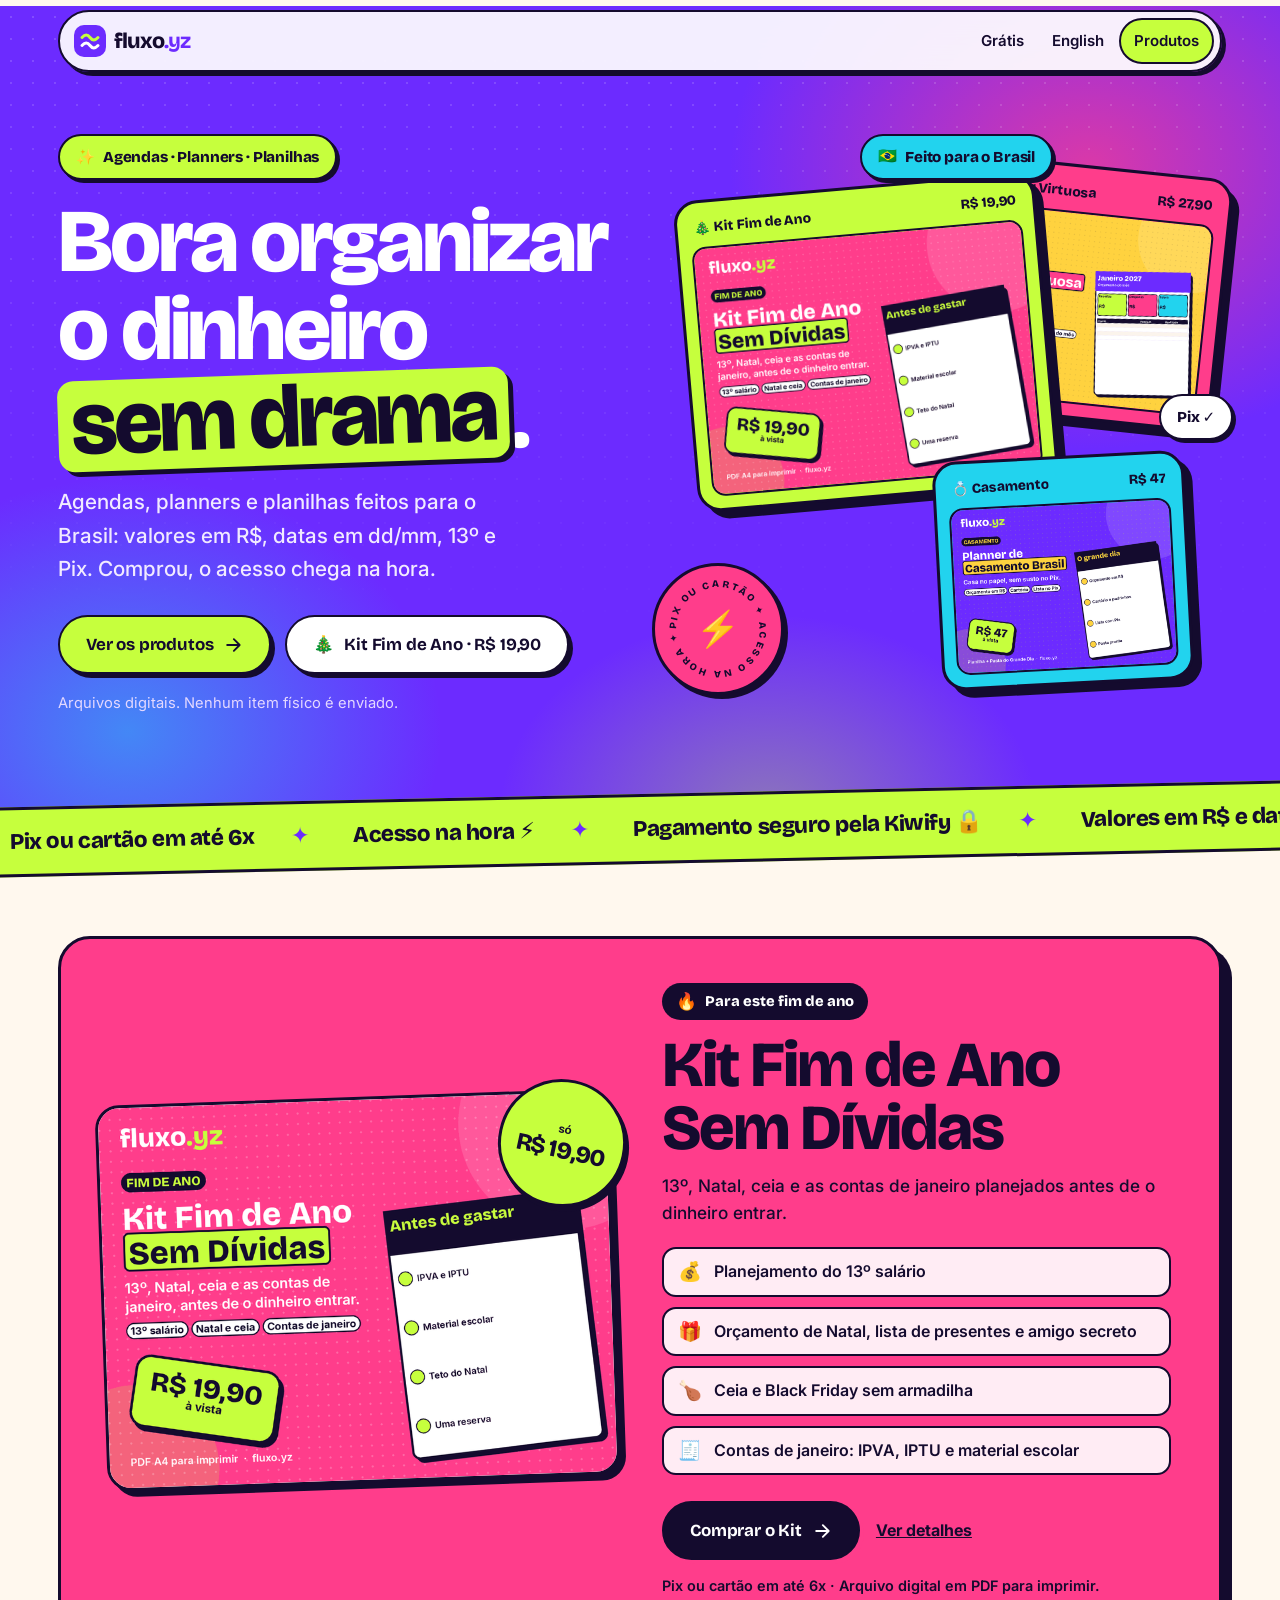
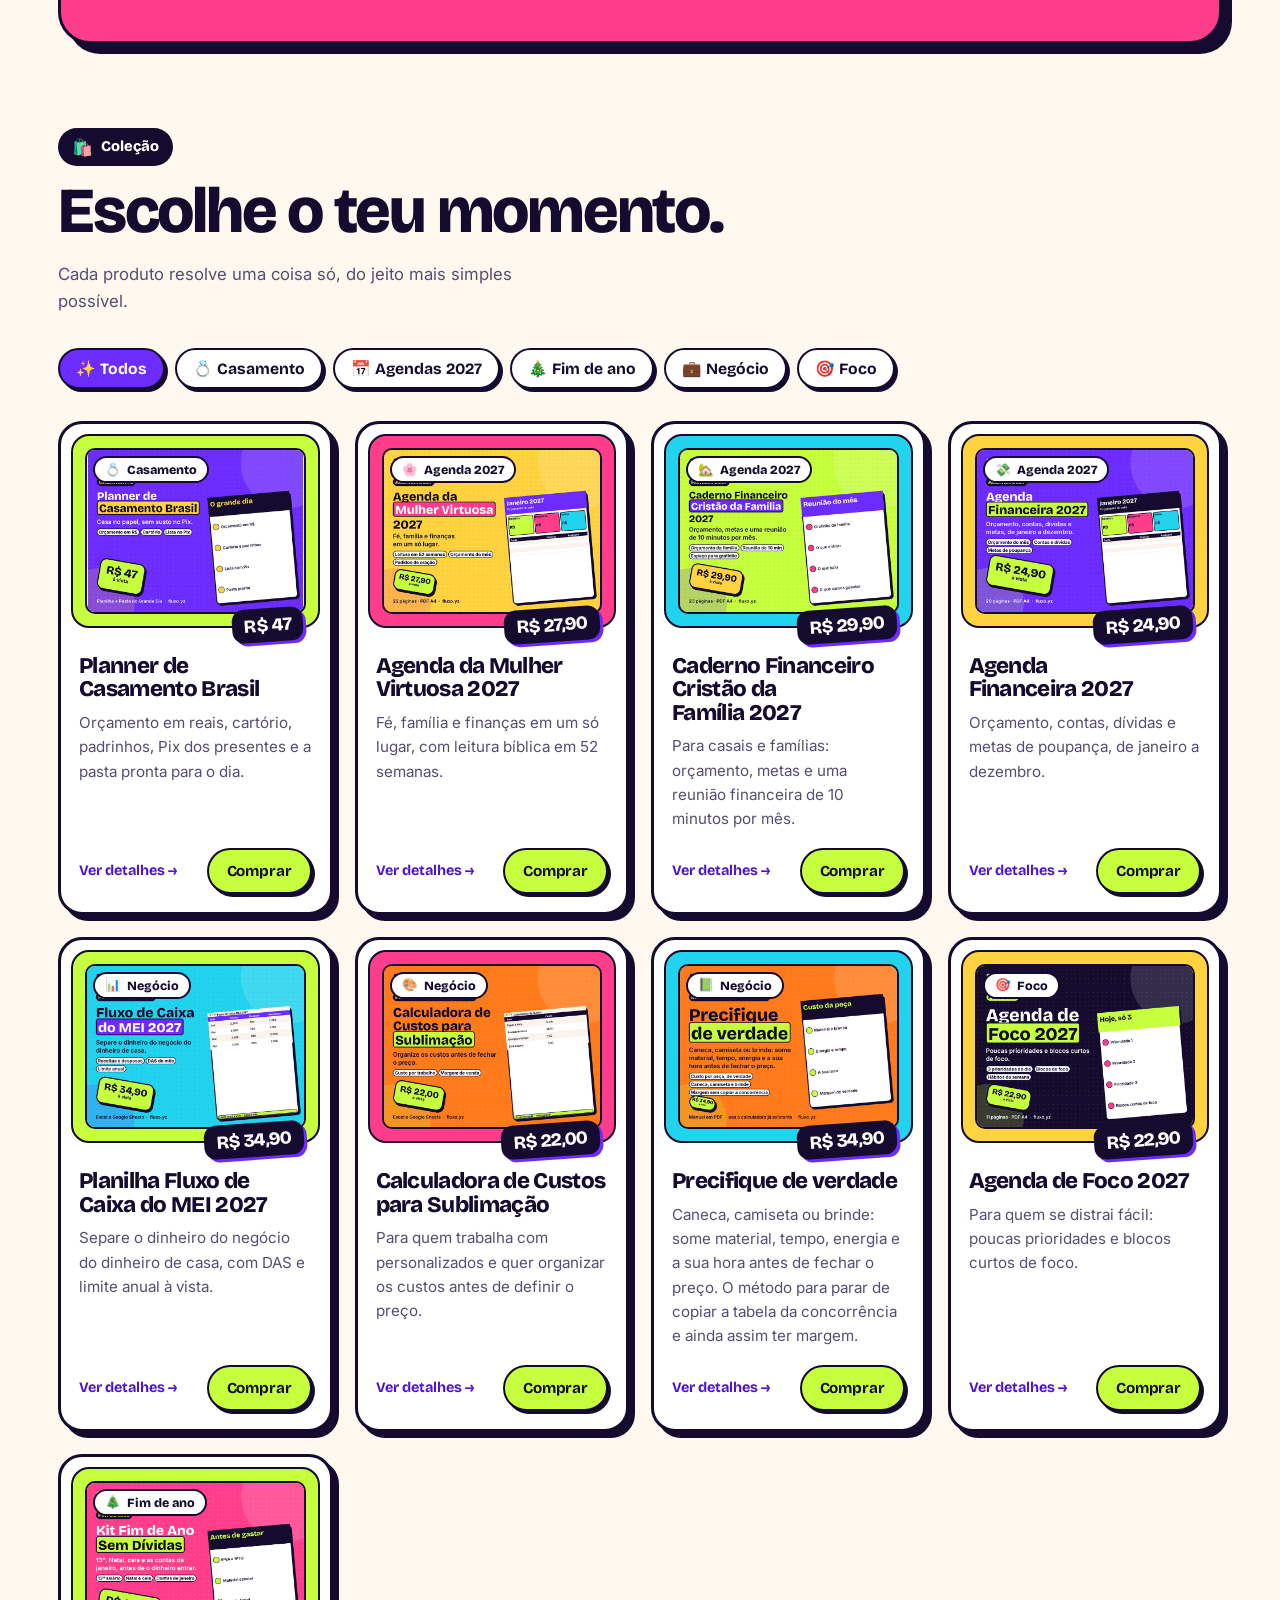
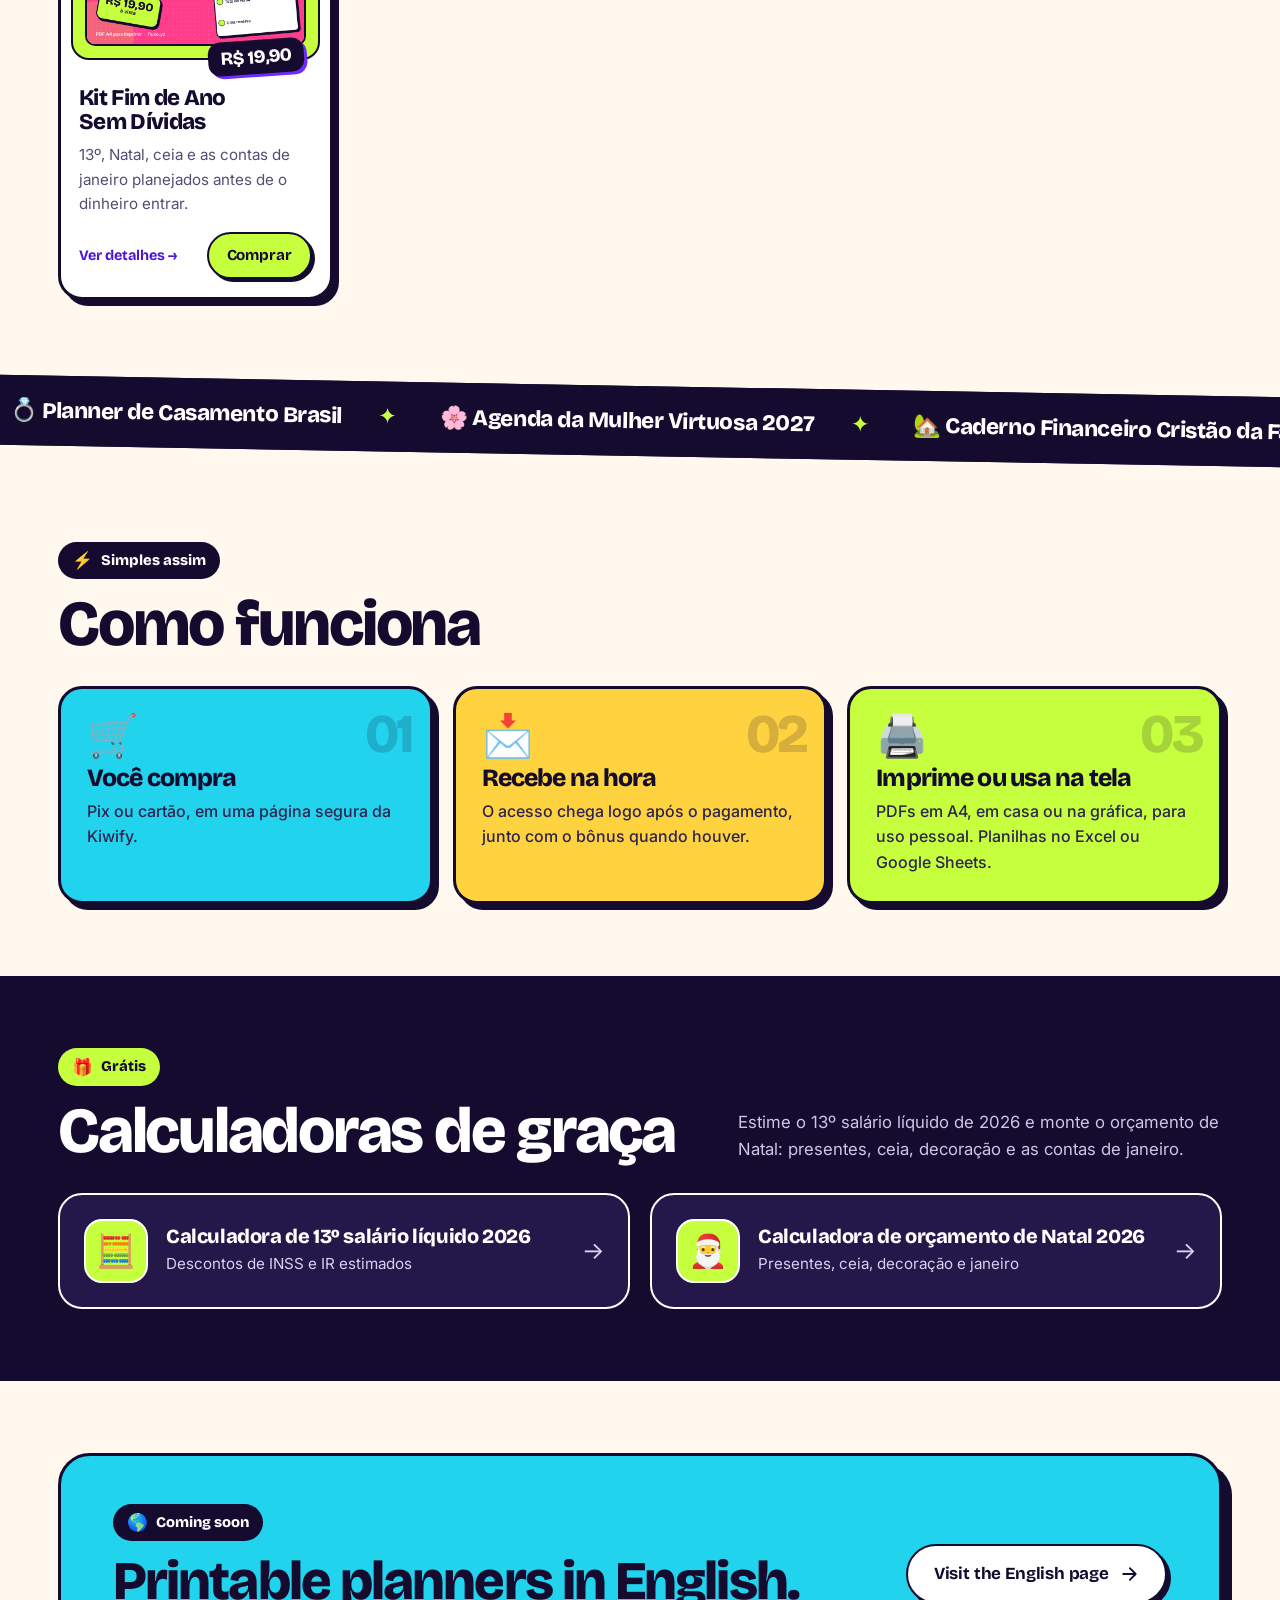
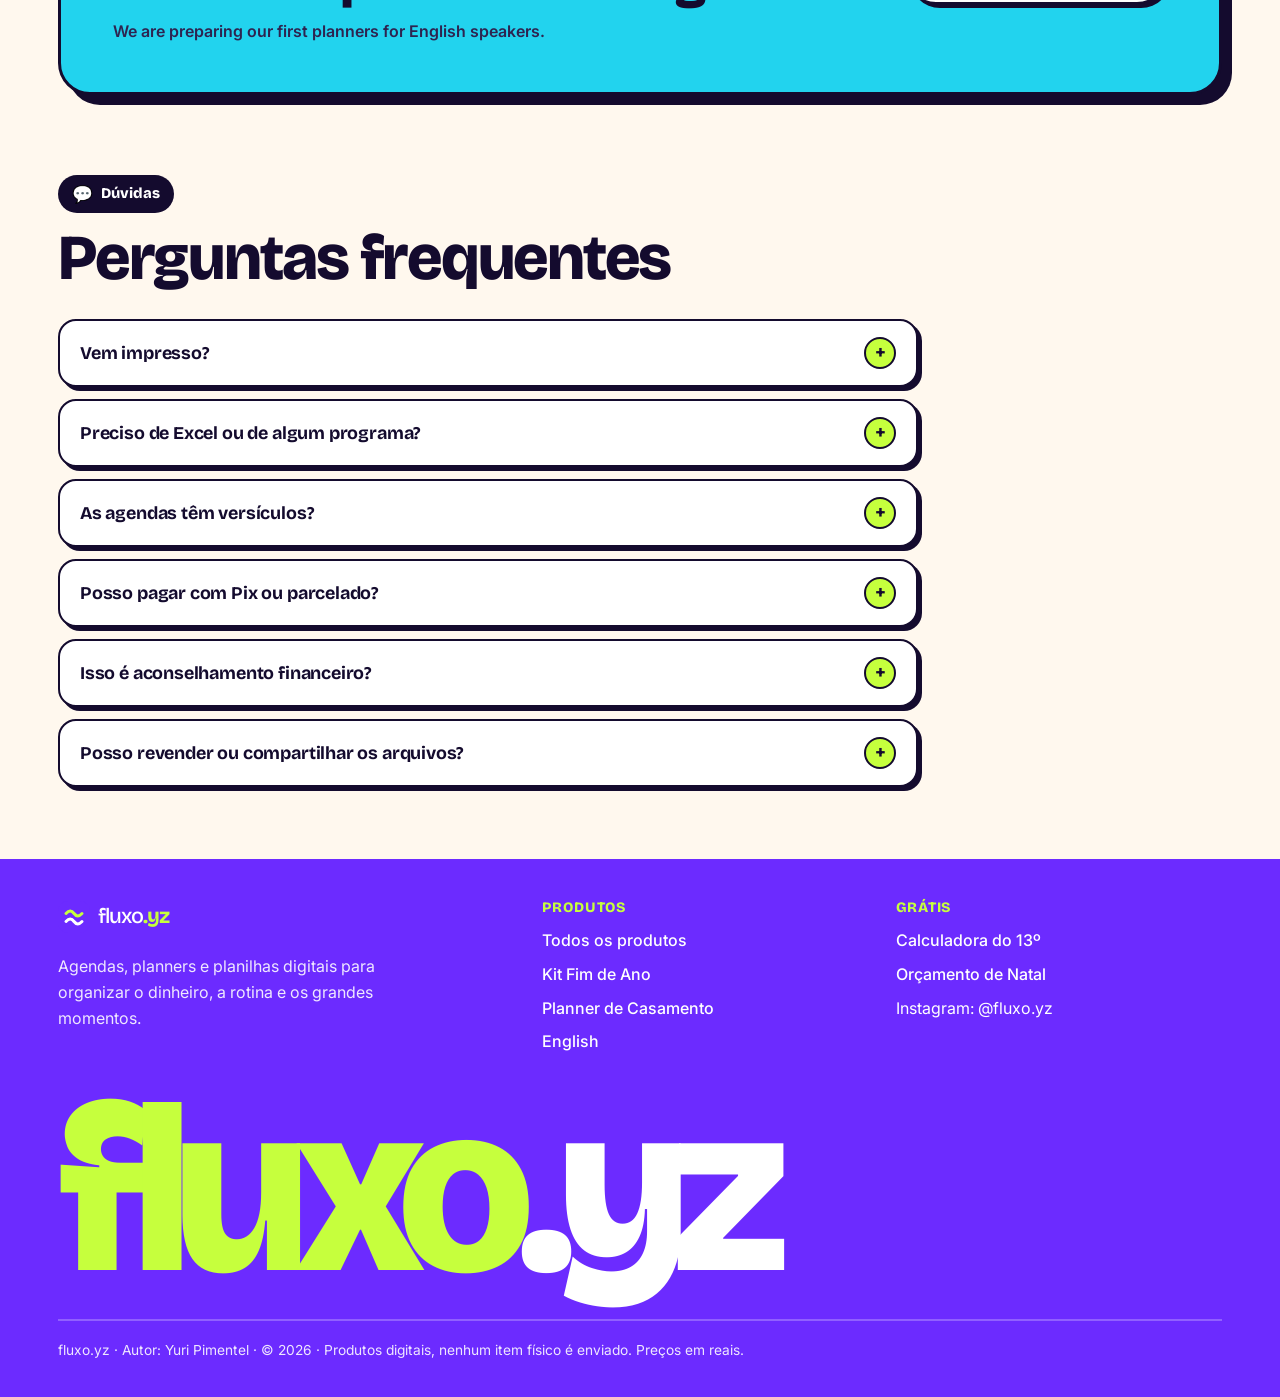
<file: index.html>
<!doctype html>
<html lang="pt-BR">
<head>
<meta charset="utf-8">
<meta name="viewport" content="width=device-width,initial-scale=1,viewport-fit=cover">
<title>fluxo.yz — agendas, planners e planilhas para organizar a vida e o dinheiro</title>
<meta name="description" content="Agendas, planners e planilhas digitais para organizar o orçamento, o 13º, o Natal, o casamento e o ano de 2027. Pix ou cartão, acesso na hora.">
<meta name="theme-color" content="#6C2BFF">
<link rel="icon" href="assets/favicon.svg" type="image/svg+xml">
<link rel="preconnect" href="https://fonts.googleapis.com">
<link rel="preconnect" href="https://fonts.gstatic.com" crossorigin>
<link rel="stylesheet" href="https://fonts.googleapis.com/css2?family=Bricolage+Grotesque:opsz,wght@12..96,600;12..96,700;12..96,800&family=Inter:wght@400;500;600;700&display=swap">
<link rel="stylesheet" href="assets/site.css">
<link rel="canonical" href="https://fluxo.yurizanoni.com/">
<meta property="og:type" content="website">
<meta property="og:locale" content="pt_BR">
<meta property="og:site_name" content="fluxo.yz">
<meta property="og:title" content="fluxo.yz — agendas, planners e planilhas">
<meta property="og:description" content="Organize o dinheiro, a rotina e os grandes momentos. Pix ou cartão, acesso na hora.">
<meta property="og:url" content="https://fluxo.yurizanoni.com/">
</head>
<body>
<a class="skip" href="#conteudo">Pular para o conteúdo</a>
<header class="site-header"><div class="wrap"><div class="bar">
  <a class="logo" href="index.html" aria-label="fluxo.yz, página inicial"><svg viewBox="0 0 32 32" aria-hidden="true"><rect width="32" height="32" rx="10" fill="#6C2BFF"/><path d="M8 12.5c3-3.2 5.6-3.2 8 0s5 3.2 8 0" fill="none" stroke="#C6FF3D" stroke-width="3" stroke-linecap="round"/><path d="M8 20.5c3-3.2 5.6-3.2 8 0s5 3.2 8 0" fill="none" stroke="#fff" stroke-width="3" stroke-linecap="round"/></svg><span>fluxo<b>.yz</b></span></a>
  <nav class="nav" aria-label="Principal">
    <a href="index.html#gratis" class="hide-sm">Grátis</a>
    <a href="en/index.html" class="hide-sm">English</a>
    <a href="ofertas/index.html" class="cta-nav">Produtos</a>
  </nav>
</div></div></header>
<main id="conteudo">
<section class="hero"><div class="wrap hero-grid">
  <div>
    <span class="sticker s-lime"><span class="emoji" aria-hidden="true">✨</span>Agendas · Planners · Planilhas</span>
    <h1>Bora organizar o dinheiro <span class="hl">sem drama</span>.</h1>
    <p class="lead">Agendas, planners e planilhas feitos para o Brasil: valores em R$, datas em dd/mm, 13º e Pix. Comprou, o acesso chega na hora.</p>
    <div class="hero-ctas">
      <a class="btn btn-lime" href="#produtos">Ver os produtos <svg viewBox="0 0 24 24" fill="none" stroke="currentColor" stroke-width="2.2" stroke-linecap="round" stroke-linejoin="round" aria-hidden="true"><path d="M5 12h14M13 5l7 7-7 7"/></svg></a>
      <a class="btn btn-white" href="https://pay.kiwify.com.br/gpDDOzI?utm_source=landing&amp;utm_medium=site&amp;utm_campaign=lp-nov26&amp;utm_content=hero"><span class="emoji" aria-hidden="true">🎄</span>Kit Fim de Ano · R$ 19,90</a>
    </div>
    <p class="hero-note">Arquivos digitais. Nenhum item físico é enviado.</p>
  </div>
  <div class="hero-stage" aria-hidden="true">
    <figure class="frame f2" style="margin:0"><span class="lbl"><span>🌸 Mulher Virtuosa</span><span>R$ 27,90</span></span><img src="assets/img/mulher-virtuosa-2027.png" width="760" height="570" alt="Agenda da Mulher Virtuosa 2027" loading="lazy" decoding="async"></figure>
    <figure class="frame f1" style="margin:0"><span class="lbl"><span>🎄 Kit Fim de Ano</span><span>R$ 19,90</span></span><img src="assets/img/kit-fim-de-ano.png" width="760" height="570" alt="Kit Fim de Ano Sem Dívidas" loading="eager" fetchpriority="high" decoding="async"></figure>
    <figure class="frame f3" style="margin:0"><span class="lbl"><span>💍 Casamento</span><span>R$ 47</span></span><img src="assets/img/planner-casamento.png" width="760" height="570" alt="Planner de Casamento Brasil — Planilha + Pasta do Grande Dia" loading="lazy" decoding="async"></figure>
    <span class="float a sticker s-sun"><span class="emoji">⚡</span>Acesso na hora</span>
    <span class="float b sticker s-white">Pix ✓</span>
    <span class="ring"><svg viewBox="0 0 120 120"><defs><path id="rp" d="M60,60 m-44,0 a44,44 0 1,1 88,0 a44,44 0 1,1 -88,0"/></defs><text><textPath href="#rp" textLength="272" lengthAdjust="spacing">PIX OU CARTÃO ✦ ACESSO NA HORA ✦ </textPath></text></svg><span class="emoji">⚡</span></span>
    <span class="float c sticker s-cyan"><span class="emoji">🇧🇷</span>Feito para o Brasil</span>
  </div>
</div></section>
<div class="mq-wrap"><div class="marquee" role="region" aria-label="Como a compra funciona"><div class="marquee-track"><ul><li>Pix ou cartão em até 6x</li><li>Acesso na hora ⚡</li><li>Pagamento seguro pela Kiwify 🔒</li><li>Valores em R$ e datas em dd/mm</li><li>Feito para o Brasil 🇧🇷</li><li>Imprima em casa 🖨️</li><li>Planilhas no Excel e Google Sheets</li></ul><ul aria-hidden="true"><li>Pix ou cartão em até 6x</li><li>Acesso na hora ⚡</li><li>Pagamento seguro pela Kiwify 🔒</li><li>Valores em R$ e datas em dd/mm</li><li>Feito para o Brasil 🇧🇷</li><li>Imprima em casa 🖨️</li><li>Planilhas no Excel e Google Sheets</li></ul></div></div></div>
<section class="section"><div class="wrap">
  <div class="featured">
    <div class="media"><div class="imgbox"><img src="assets/img/kit-fim-de-ano.png" width="760" height="570" alt="Kit Fim de Ano Sem Dívidas" loading="lazy" decoding="async"></div><div class="badge-price"><div><small>só</small><span>R$ 19,90</span></div></div></div>
    <div class="body">
      <span class="kicker"><span class="emoji" aria-hidden="true">🔥</span>Para este fim de ano</span>
      <h2>Kit Fim de Ano Sem Dívidas</h2>
      <p>13º, Natal, ceia e as contas de janeiro planejados antes de o dinheiro entrar.</p>
      <ul><li><span class="emoji" aria-hidden="true">💰</span><span>Planejamento do 13º salário</span></li><li><span class="emoji" aria-hidden="true">🎁</span><span>Orçamento de Natal, lista de presentes e amigo secreto</span></li><li><span class="emoji" aria-hidden="true">🍗</span><span>Ceia e Black Friday sem armadilha</span></li><li><span class="emoji" aria-hidden="true">🧾</span><span>Contas de janeiro: IPVA, IPTU e material escolar</span></li></ul>
      <div class="links"><a class="btn btn-ink" href="https://pay.kiwify.com.br/gpDDOzI?utm_source=landing&amp;utm_medium=site&amp;utm_campaign=lp-nov26&amp;utm_content=kit">Comprar o Kit <svg viewBox="0 0 24 24" fill="none" stroke="currentColor" stroke-width="2.2" stroke-linecap="round" stroke-linejoin="round" aria-hidden="true"><path d="M5 12h14M13 5l7 7-7 7"/></svg></a><a class="more" href="ofertas/fim-de-ano-sem-dividas.html">Ver detalhes</a></div>
      <p class="fine">Pix ou cartão em até 6x · Arquivo digital em PDF para imprimir.</p>
    </div>
  </div>
</div></section>
<section class="section" id="produtos" style="padding-top:12px"><div class="wrap">
  <div class="section-head"><div><span class="kicker"><span class="emoji" aria-hidden="true">🛍️</span>Coleção</span><h2>Escolhe o teu momento.</h2></div><p>Cada produto resolve uma coisa só, do jeito mais simples possível.</p></div>
  <div class="filters" role="group" aria-label="Filtrar por categoria"><button type="button" aria-pressed="true" data-f="all">✨ Todos</button><button type="button" aria-pressed="false" data-f="casamento">💍 Casamento</button><button type="button" aria-pressed="false" data-f="ano">📅 Agendas 2027</button><button type="button" aria-pressed="false" data-f="fim">🎄 Fim de ano</button><button type="button" aria-pressed="false" data-f="negocio">💼 Negócio</button><button type="button" aria-pressed="false" data-f="foco">🎯 Foco</button></div>
  <div class="grid grid-4" id="product-grid"><article class="card" data-cat="casamento">
  <div class="thumb contain"><span class="cat"><span class="emoji" aria-hidden="true">💍</span>Casamento</span><img src="assets/img/planner-casamento.png" width="760" height="570" alt="Planner de Casamento Brasil — Planilha + Pasta do Grande Dia" loading="lazy" decoding="async"><span class="price-tag">R$ 47</span></div>
  <div class="content">
    <h3><a href="ofertas/planner-casamento.html">Planner de Casamento Brasil</a></h3>
    <p>Orçamento em reais, cartório, padrinhos, Pix dos presentes e a pasta pronta para o dia.</p>
    <div class="meta"><span class="see">Ver detalhes →</span><a class="btn btn-lime btn-sm buy" href="https://pay.kiwify.com.br/seXAGSn?utm_source=landing&amp;utm_medium=site&amp;utm_campaign=casamento&amp;utm_content=planner-casamento" aria-label="Comprar Planner de Casamento Brasil — Planilha + Pasta do Grande Dia por R$ 47">Comprar</a></div>
  </div>
</article><article class="card" data-cat="ano">
  <div class="thumb"><span class="cat"><span class="emoji" aria-hidden="true">🌸</span>Agenda 2027</span><img src="assets/img/mulher-virtuosa-2027.png" width="760" height="570" alt="Agenda da Mulher Virtuosa 2027" loading="lazy" decoding="async"><span class="price-tag">R$ 27,90</span></div>
  <div class="content">
    <h3><a href="ofertas/mulher-virtuosa-2027.html">Agenda da Mulher Virtuosa 2027</a></h3>
    <p>Fé, família e finanças em um só lugar, com leitura bíblica em 52 semanas.</p>
    <div class="meta"><span class="see">Ver detalhes →</span><a class="btn btn-lime btn-sm buy" href="https://pay.kiwify.com.br/ndzrZaI?utm_source=landing&amp;utm_medium=site&amp;utm_campaign=lp-nov26&amp;utm_content=virtuosa" aria-label="Comprar Agenda da Mulher Virtuosa 2027 por R$ 27,90">Comprar</a></div>
  </div>
</article><article class="card" data-cat="ano">
  <div class="thumb"><span class="cat"><span class="emoji" aria-hidden="true">🏡</span>Agenda 2027</span><img src="assets/img/familia-crista-2027.png" width="760" height="570" alt="Caderno Financeiro Cristão da Família 2027" loading="lazy" decoding="async"><span class="price-tag">R$ 29,90</span></div>
  <div class="content">
    <h3><a href="ofertas/familia-crista-2027.html">Caderno Financeiro Cristão da Família 2027</a></h3>
    <p>Para casais e famílias: orçamento, metas e uma reunião financeira de 10 minutos por mês.</p>
    <div class="meta"><span class="see">Ver detalhes →</span><a class="btn btn-lime btn-sm buy" href="https://pay.kiwify.com.br/xUQPfjQ?utm_source=landing&amp;utm_medium=site&amp;utm_campaign=lp-nov26&amp;utm_content=familia" aria-label="Comprar Caderno Financeiro Cristão da Família 2027 por R$ 29,90">Comprar</a></div>
  </div>
</article><article class="card" data-cat="ano">
  <div class="thumb"><span class="cat"><span class="emoji" aria-hidden="true">💸</span>Agenda 2027</span><img src="assets/img/agenda-financeira-2027.png" width="760" height="570" alt="Agenda Financeira 2027" loading="lazy" decoding="async"><span class="price-tag">R$ 24,90</span></div>
  <div class="content">
    <h3><a href="ofertas/agenda-financeira-2027.html">Agenda Financeira 2027</a></h3>
    <p>Orçamento, contas, dívidas e metas de poupança, de janeiro a dezembro.</p>
    <div class="meta"><span class="see">Ver detalhes →</span><a class="btn btn-lime btn-sm buy" href="https://pay.kiwify.com.br/mEySs1c?utm_source=landing&amp;utm_medium=site&amp;utm_campaign=lp-nov26&amp;utm_content=agenda" aria-label="Comprar Agenda Financeira 2027 por R$ 24,90">Comprar</a></div>
  </div>
</article><article class="card" data-cat="negocio">
  <div class="thumb"><span class="cat"><span class="emoji" aria-hidden="true">📊</span>Negócio</span><img src="assets/img/fluxo-caixa-mei-2027.png" width="760" height="570" alt="Planilha Fluxo de Caixa do MEI 2027" loading="lazy" decoding="async"><span class="price-tag">R$ 34,90</span></div>
  <div class="content">
    <h3><a href="ofertas/fluxo-caixa-mei-2027.html">Planilha Fluxo de Caixa do MEI 2027</a></h3>
    <p>Separe o dinheiro do negócio do dinheiro de casa, com DAS e limite anual à vista.</p>
    <div class="meta"><span class="see">Ver detalhes →</span><a class="btn btn-lime btn-sm buy" href="https://pay.kiwify.com.br/rLqLBRg?utm_source=landing&amp;utm_medium=site&amp;utm_campaign=lp-nov26&amp;utm_content=mei" aria-label="Comprar Planilha Fluxo de Caixa do MEI 2027 por R$ 34,90">Comprar</a></div>
  </div>
</article><article class="card" data-cat="negocio">
  <div class="thumb"><span class="cat"><span class="emoji" aria-hidden="true">🎨</span>Negócio</span><img src="assets/img/custos-sublimacao.png" width="760" height="570" alt="Ilustração da Calculadora de Custos para Sublimação" loading="lazy" decoding="async"><span class="price-tag">R$ 22,00</span></div>
  <div class="content">
    <h3><a href="ofertas/custos-sublimacao.html">Calculadora de Custos para Sublimação</a></h3>
    <p>Para quem trabalha com personalizados e quer organizar os custos antes de definir o preço.</p>
    <div class="meta"><span class="see">Ver detalhes →</span><a class="btn btn-lime btn-sm buy" href="https://pay.kiwify.com.br/ODxu8qK?utm_source=landing&amp;utm_medium=site&amp;utm_campaign=lp-nov26&amp;utm_content=sublimacao" aria-label="Comprar Calculadora de Custos para Sublimação por R$ 22,00">Comprar</a></div>
  </div>
</article><article class="card" data-cat="negocio">
  <div class="thumb"><span class="cat"><span class="emoji" aria-hidden="true">📗</span>Negócio</span><img src="assets/img/precifique-de-verdade.png" width="760" height="570" alt="Precifique de verdade — Manual de custos para sublimação e personalizados" loading="lazy" decoding="async"><span class="price-tag">R$ 34,90</span></div>
  <div class="content">
    <h3><a href="ofertas/precifique-de-verdade.html">Precifique de verdade</a></h3>
    <p>Caneca, camiseta ou brinde: some material, tempo, energia e a sua hora antes de fechar o preço. O método para parar de copiar a tabela da concorrência e ainda assim ter margem.</p>
    <div class="meta"><span class="see">Ver detalhes →</span><a class="btn btn-lime btn-sm buy" href="https://pay.kiwify.com.br/BocbujH?utm_source=landing&amp;utm_medium=site&amp;utm_campaign=lp-nov26&amp;utm_content=precifique" aria-label="Comprar Precifique de verdade por R$ 34,90">Comprar</a></div>
  </div>
</article><article class="card" data-cat="foco">
  <div class="thumb"><span class="cat"><span class="emoji" aria-hidden="true">🎯</span>Foco</span><img src="assets/img/agenda-foco-2027.png" width="760" height="570" alt="Agenda de Foco 2027" loading="lazy" decoding="async"><span class="price-tag">R$ 22,90</span></div>
  <div class="content">
    <h3><a href="ofertas/agenda-foco-2027.html">Agenda de Foco 2027</a></h3>
    <p>Para quem se distrai fácil: poucas prioridades e blocos curtos de foco.</p>
    <div class="meta"><span class="see">Ver detalhes →</span><a class="btn btn-lime btn-sm buy" href="https://pay.kiwify.com.br/nKPD2Nx" aria-label="Comprar Agenda de Foco 2027 por R$ 22,90">Comprar</a></div>
  </div>
</article><article class="card" data-cat="fim">
  <div class="thumb"><span class="cat"><span class="emoji" aria-hidden="true">🎄</span>Fim de ano</span><img src="assets/img/kit-fim-de-ano.png" width="760" height="570" alt="Kit Fim de Ano Sem Dívidas" loading="lazy" decoding="async"><span class="price-tag">R$ 19,90</span></div>
  <div class="content">
    <h3><a href="ofertas/fim-de-ano-sem-dividas.html">Kit Fim de Ano Sem Dívidas</a></h3>
    <p>13º, Natal, ceia e as contas de janeiro planejados antes de o dinheiro entrar.</p>
    <div class="meta"><span class="see">Ver detalhes →</span><a class="btn btn-lime btn-sm buy" href="https://pay.kiwify.com.br/gpDDOzI?utm_source=landing&amp;utm_medium=site&amp;utm_campaign=lp-nov26&amp;utm_content=kit" aria-label="Comprar Kit Fim de Ano Sem Dívidas por R$ 19,90">Comprar</a></div>
  </div>
</article></div>
</div></section>
<div class="mq-wrap alt"><div class="marquee alt" role="region" aria-label="Produtos"><div class="marquee-track"><ul><li>💍 Planner de Casamento Brasil</li><li>🌸 Agenda da Mulher Virtuosa 2027</li><li>🏡 Caderno Financeiro Cristão da Família 2027</li><li>💸 Agenda Financeira 2027</li><li>📊 Planilha Fluxo de Caixa do MEI 2027</li><li>🎨 Calculadora de Custos para Sublimação</li><li>📗 Precifique de verdade</li><li>🎯 Agenda de Foco 2027</li><li>🎄 Kit Fim de Ano Sem Dívidas</li></ul><ul aria-hidden="true"><li>💍 Planner de Casamento Brasil</li><li>🌸 Agenda da Mulher Virtuosa 2027</li><li>🏡 Caderno Financeiro Cristão da Família 2027</li><li>💸 Agenda Financeira 2027</li><li>📊 Planilha Fluxo de Caixa do MEI 2027</li><li>🎨 Calculadora de Custos para Sublimação</li><li>📗 Precifique de verdade</li><li>🎯 Agenda de Foco 2027</li><li>🎄 Kit Fim de Ano Sem Dívidas</li></ul></div></div></div>
<section class="section"><div class="wrap">
  <div class="section-head"><div><span class="kicker"><span class="emoji" aria-hidden="true">⚡</span>Simples assim</span><h2>Como funciona</h2></div></div>
  <div class="steps">
    <div class="step"><span class="n" data-n="01" aria-hidden="true"></span><span class="ico emoji" aria-hidden="true">🛒</span><h3>Você compra</h3><p>Pix ou cartão, em uma página segura da Kiwify.</p></div>
    <div class="step"><span class="n" data-n="02" aria-hidden="true"></span><span class="ico emoji" aria-hidden="true">📩</span><h3>Recebe na hora</h3><p>O acesso chega logo após o pagamento, junto com o bônus quando houver.</p></div>
    <div class="step"><span class="n" data-n="03" aria-hidden="true"></span><span class="ico emoji" aria-hidden="true">🖨️</span><h3>Imprime ou usa na tela</h3><p>PDFs em A4, em casa ou na gráfica, para uso pessoal. Planilhas no Excel ou Google Sheets.</p></div>
  </div>
</div></section>
<section class="section band-dark" id="gratis"><div class="wrap">
  <div class="section-head"><div><span class="kicker"><span class="emoji" aria-hidden="true">🎁</span>Grátis</span><h2>Calculadoras de graça</h2></div><p>Estime o 13º salário líquido de 2026 e monte o orçamento de Natal: presentes, ceia, decoração e as contas de janeiro.</p></div>
  <div class="tools">
    <a class="tool" href="calculadora-13o-salario/"><span class="ico emoji" aria-hidden="true">🧮</span><div><b>Calculadora de 13º salário líquido 2026</b><span>Descontos de INSS e IR estimados</span></div><span class="go" aria-hidden="true">→</span></a>
    <a class="tool" href="calculadora-orcamento-natal/"><span class="ico emoji" aria-hidden="true">🎅</span><div><b>Calculadora de orçamento de Natal 2026</b><span>Presentes, ceia, decoração e janeiro</span></div><span class="go" aria-hidden="true">→</span></a>
  </div>
</div></section>
<section class="section"><div class="wrap">
  <div class="en-band" lang="en">
    <div><span class="kicker"><span class="emoji" aria-hidden="true">🌎</span>Coming soon</span><h2 style="margin-top:14px">Printable planners in English.</h2><p>We are preparing our first planners for English speakers.</p></div>
    <a class="btn btn-white" href="en/index.html">Visit the English page <svg viewBox="0 0 24 24" fill="none" stroke="currentColor" stroke-width="2.2" stroke-linecap="round" stroke-linejoin="round" aria-hidden="true"><path d="M5 12h14M13 5l7 7-7 7"/></svg></a>
  </div>
</div></section>
<section class="section" style="padding-top:8px"><div class="wrap">
  <div class="section-head"><div><span class="kicker"><span class="emoji" aria-hidden="true">💬</span>Dúvidas</span><h2>Perguntas frequentes</h2></div></div>
  <div class="faq">
    <details><summary>Vem impresso?</summary><p>Não. É um arquivo digital em PDF para você imprimir. Nenhum item físico é enviado.</p></details>
    <details><summary>Preciso de Excel ou de algum programa?</summary><p>Para as agendas, não. Basta imprimir e preencher à mão. Também dá para preencher em um tablet com um aplicativo de anotação em PDF. As planilhas funcionam no Excel ou no Google Sheets.</p></details>
    <details><summary>As agendas têm versículos?</summary><p>Não trazem texto bíblico. Há campos para você escrever os versículos da tradução que preferir.</p></details>
    <details><summary>Posso pagar com Pix ou parcelado?</summary><p>Sim. O checkout da Kiwify aceita Pix e cartão em até 6x.</p></details>
    <details><summary>Isso é aconselhamento financeiro?</summary><p>Não. É uma ferramenta de organização. Os resultados dependem de como cada pessoa a utiliza.</p></details>
    <details><summary>Posso revender ou compartilhar os arquivos?</summary><p>Não. O uso é pessoal.</p></details>
  </div>
</div></section>
</main>
<footer class="site-footer"><div class="wrap">
  <div class="cols">
    <div><a class="logo" href="index.html"><svg viewBox="0 0 32 32" aria-hidden="true"><rect width="32" height="32" rx="10" fill="#6C2BFF"/><path d="M8 12.5c3-3.2 5.6-3.2 8 0s5 3.2 8 0" fill="none" stroke="#C6FF3D" stroke-width="3" stroke-linecap="round"/><path d="M8 20.5c3-3.2 5.6-3.2 8 0s5 3.2 8 0" fill="none" stroke="#fff" stroke-width="3" stroke-linecap="round"/></svg><span>fluxo<b>.yz</b></span></a>
      <p class="about">Agendas, planners e planilhas digitais para organizar o dinheiro, a rotina e os grandes momentos.</p></div>
    <div><h4>Produtos</h4><ul>
      <li><a href="ofertas/index.html">Todos os produtos</a></li>
      <li><a href="ofertas/fim-de-ano-sem-dividas.html">Kit Fim de Ano</a></li>
      <li><a href="ofertas/planner-casamento.html">Planner de Casamento</a></li>
      <li><a href="en/index.html">English</a></li></ul></div>
    <div><h4>Grátis</h4><ul>
      <li><a href="calculadora-13o-salario/">Calculadora do 13º</a></li>
      <li><a href="calculadora-orcamento-natal/">Orçamento de Natal</a></li>
      <li>Instagram: @fluxo.yz</li></ul></div>
  </div>
  <p class="footer-big" aria-hidden="true">fluxo<span>.yz</span></p>
  <div class="legal">fluxo.yz · Autor: Yuri Pimentel · © 2026 · Produtos digitais, nenhum item físico é enviado. Preços em reais.</div>
</div></footer>
<script>(function(){var bs=document.querySelectorAll(".filters button"),cs=document.querySelectorAll("#product-grid .card");bs.forEach(function(b){b.addEventListener("click",function(){var f=b.dataset.f;bs.forEach(function(x){x.setAttribute("aria-pressed",x===b?"true":"false")});cs.forEach(function(c){c.hidden=!(f==="all"||c.dataset.cat===f)})})})})()</script>
</body></html>
</file>
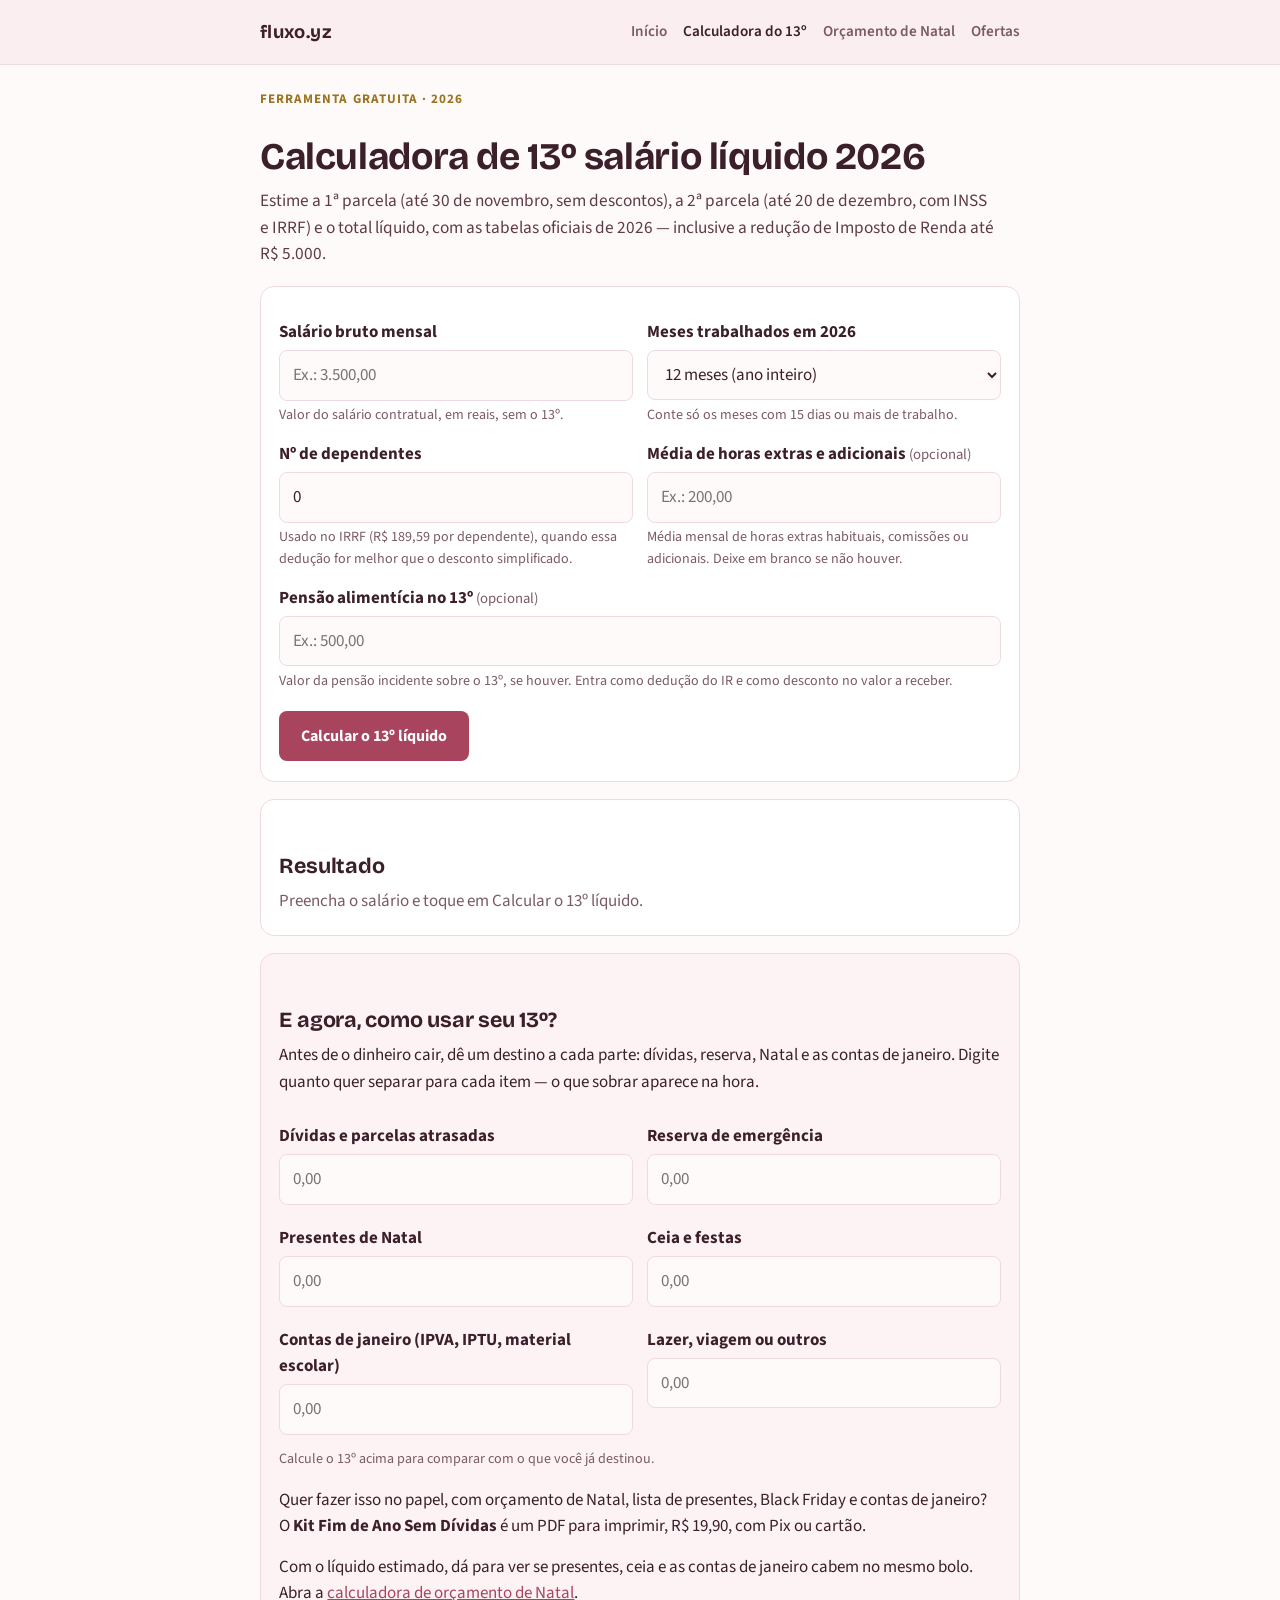
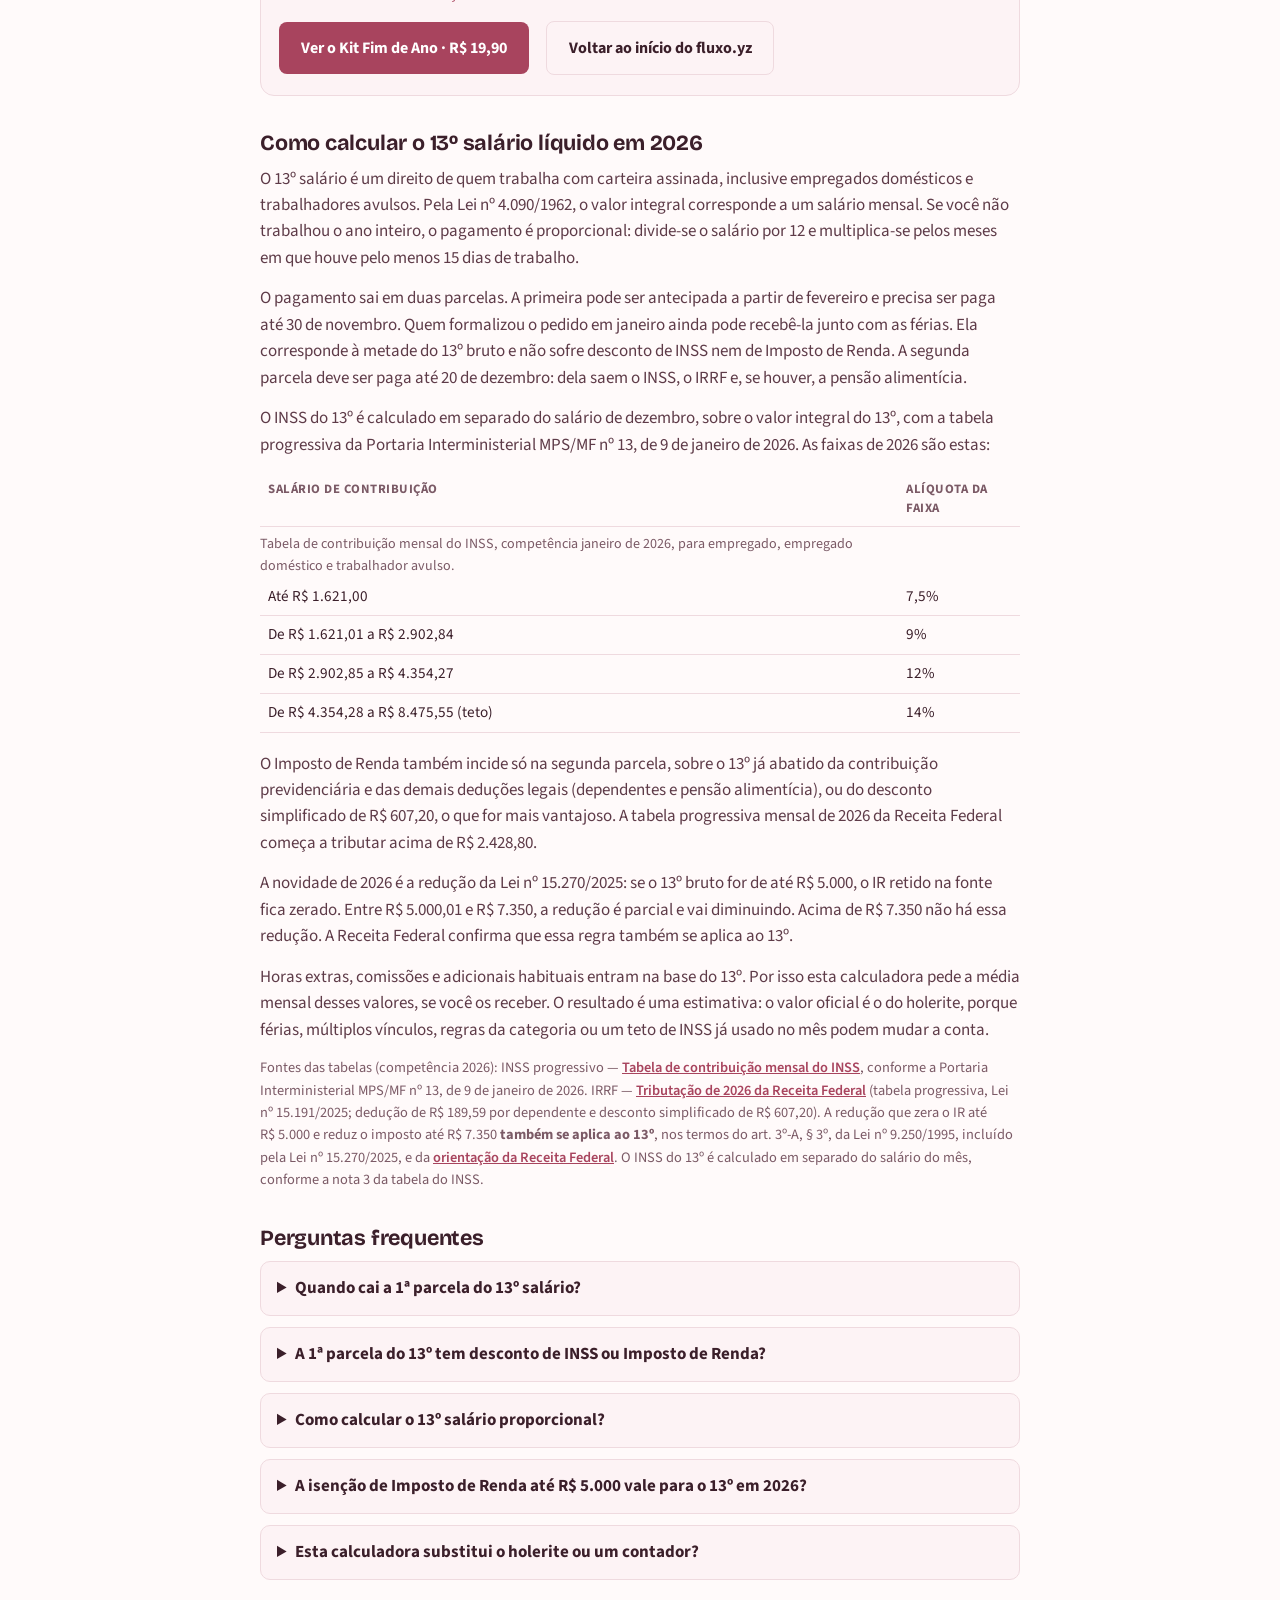
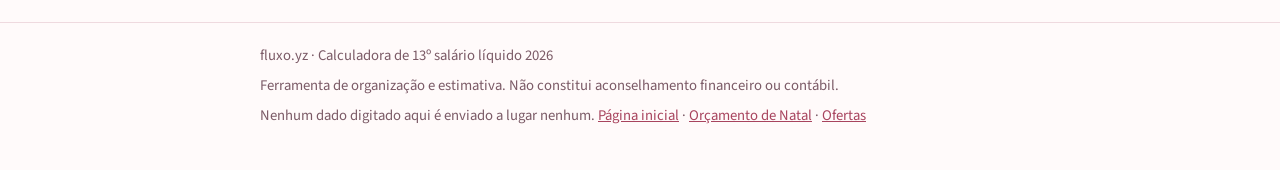
<file: calculadora-13o-salario/index.html>
<!DOCTYPE html>
<html lang="pt-BR">
<head>
  <meta charset="utf-8">
  <meta name="viewport" content="width=device-width, initial-scale=1, viewport-fit=cover">
  <title>Calculadora de 13º salário líquido 2026 — fluxo.yz</title>
  <meta name="description" content="Calcule grátis o 13º salário líquido de 2026: 1ª parcela até 30/11, 2ª parcela até 20/12, com INSS e IRRF das tabelas oficiais, inclusive a isenção de IR até R$ 5.000.">
  <link rel="canonical" href="https://fluxo.yurizanoni.com/calculadora-13o-salario/">
  <meta name="robots" content="index,follow">
  <meta name="theme-color" content="#a8445e">
  <meta property="og:type" content="website">
  <meta property="og:locale" content="pt_BR">
  <meta property="og:site_name" content="fluxo.yz">
  <meta property="og:title" content="Calculadora de 13º salário líquido 2026 — fluxo.yz">
  <meta property="og:description" content="Calcule grátis o 13º líquido de 2026: as duas parcelas, o INSS e o IRRF das tabelas oficiais, com a isenção de IR até R$ 5.000.">
  <meta property="og:url" content="https://fluxo.yurizanoni.com/calculadora-13o-salario/">
  <meta name="twitter:card" content="summary">
  <meta name="twitter:title" content="Calculadora de 13º salário líquido 2026 — fluxo.yz">
  <meta name="twitter:description" content="Calcule grátis o 13º líquido de 2026: 1ª e 2ª parcela, INSS e IRRF das tabelas oficiais.">
  <link rel="stylesheet" href="https://fonts.googleapis.com/css2?family=Bricolage+Grotesque:wght@600;700&family=Source+Sans+3:wght@400;600;700&display=swap">
  <script type="application/ld+json">
  {
    "@context": "https://schema.org",
    "@type": "FAQPage",
    "mainEntity": [
      {
        "@type": "Question",
        "name": "Quando cai a 1ª parcela do 13º salário?",
        "acceptedAnswer": {
          "@type": "Answer",
          "text": "A primeira parcela pode ser paga a partir de fevereiro e precisa ser depositada até 30 de novembro. A segunda parcela deve ser paga até 20 de dezembro."
        }
      },
      {
        "@type": "Question",
        "name": "A 1ª parcela do 13º tem desconto de INSS ou Imposto de Renda?",
        "acceptedAnswer": {
          "@type": "Answer",
          "text": "Não. A primeira parcela é metade do 13º bruto, sem desconto de INSS nem de Imposto de Renda. O INSS, o IRRF e, se houver, a pensão alimentícia incidem na segunda parcela."
        }
      },
      {
        "@type": "Question",
        "name": "Como calcular o 13º salário proporcional?",
        "acceptedAnswer": {
          "@type": "Answer",
          "text": "Divida o salário bruto mensal (incluindo a média de horas extras e adicionais habituais) por 12 e multiplique pelos meses trabalhados no ano. Só entra o mês em que você trabalhou 15 dias ou mais."
        }
      },
      {
        "@type": "Question",
        "name": "A isenção de Imposto de Renda até R$ 5.000 vale para o 13º em 2026?",
        "acceptedAnswer": {
          "@type": "Answer",
          "text": "Sim. A redução da Lei nº 15.270/2025 também se aplica ao Imposto de Renda retido no 13º. Se o 13º bruto for de até R$ 5.000, o IRRF fica zerado. Entre R$ 5.000,01 e R$ 7.350 a redução é parcial; acima de R$ 7.350 não há essa redução."
        }
      },
      {
        "@type": "Question",
        "name": "Esta calculadora substitui o holerite ou um contador?",
        "acceptedAnswer": {
          "@type": "Answer",
          "text": "Não. Ela é uma ferramenta de organização e estimativa. Não constitui aconselhamento financeiro ou contábil. O valor oficial é o do seu holerite ou o informado pelo empregador."
        }
      }
    ]
  }
  </script>
  <style>
    :root {
      --bg: #fffafa;
      --surface: #fdf3f5;
      --fg: #3b1f2a;
      --muted: #7b5a66;
      --line: #efdadf;
      --hero: #fbeef0;
      --gold: #9a7421;
      --gold-soft: #f6ead0;
      --btn: #a8445e;
      --btn-fg: #ffffff;
      --lead: #5e3b48;
      --meta: #8a6572;
      --card: #ffffff;
      --ok: #2c6b4a;
      --warn: #8a5a00;
      --font-display: "Bricolage Grotesque", "Segoe UI", system-ui, sans-serif;
      --font-body: "Source Sans 3", "Segoe UI", system-ui, sans-serif;
    }
    @media (prefers-color-scheme: dark) {
      :root:not([data-theme="light"]) {
        --bg: #1c1116;
        --surface: #2a1a22;
        --fg: #f8edf0;
        --muted: #c4a3ae;
        --line: #42272f;
        --hero: #2a1a22;
        --gold: #e3bf72;
        --gold-soft: #3b2d16;
        --btn: #e58aa3;
        --btn-fg: #2a1019;
        --lead: #e0c5cd;
        --meta: #b99aa5;
        --card: #24151c;
        --ok: #8ed0ae;
        --warn: #e3bf72;
        color-scheme: dark;
      }
    }
    * { box-sizing: border-box; }
    html { scroll-behavior: smooth; }
    body {
      margin: 0;
      background: var(--bg);
      color: var(--fg);
      font: 17px/1.55 var(--font-body);
      -webkit-font-smoothing: antialiased;
    }
    img { max-width: 100%; height: auto; }
    a { color: var(--btn); }
    a:hover { color: var(--fg); }
    :focus-visible { outline: 3px solid var(--gold); outline-offset: 2px; }
    .skip {
      position: absolute; left: 0.75rem; top: -4rem; z-index: 100;
      background: var(--btn); color: var(--btn-fg); padding: 0.6rem 1rem;
      border-radius: 8px; text-decoration: none;
    }
    .skip:focus { top: 0.75rem; }
    .wrap { width: min(760px, calc(100% - 2rem)); margin-inline: auto; }
    header.top {
      background: var(--hero);
      border-bottom: 1px solid var(--line);
    }
    header.top .wrap {
      display: flex; align-items: center; justify-content: space-between;
      gap: 1rem; min-height: 4rem; flex-wrap: wrap;
      padding-block: 0.7rem;
    }
    .brand {
      font-family: var(--font-display);
      font-weight: 700; font-size: 1.15rem;
      text-decoration: none; color: var(--fg); letter-spacing: 0.02em;
    }
    nav { display: flex; flex-wrap: wrap; gap: 0.35rem 1rem; justify-content: flex-end; }
    @media (max-width: 639px) { nav { justify-content: flex-start; } }
    nav a {
      color: var(--muted); text-decoration: none; font-weight: 600;
      font-size: 0.95rem;
    }
    nav a[aria-current="page"] { color: var(--fg); }
    nav a:hover { color: var(--fg); }
    h1, h2, h3 {
      font-family: var(--font-display);
      letter-spacing: -0.01em; line-height: 1.15; text-wrap: balance;
      margin: 0 0 0.6rem;
    }
    h1 { font-size: clamp(1.7rem, 5vw, 2.35rem); margin-top: 1.6rem; }
    h2 { font-size: 1.35rem; margin-top: 2.2rem; }
    p { margin: 0 0 0.9rem; }
    .eyebrow {
      margin: 1.5rem 0 0; font-size: 0.82rem; font-weight: 700;
      letter-spacing: 0.08em; text-transform: uppercase; color: var(--gold);
    }
    .lead { font-size: 1.08rem; color: var(--lead); max-width: 46rem; }
    .card, .result-card, .box {
      background: var(--card);
      border: 1px solid var(--line);
      border-radius: 14px;
      padding: 1.15rem 1.15rem 1.25rem;
      margin: 1.1rem 0;
    }
    .box { background: var(--surface); }
    label { display: block; font-weight: 700; margin: 0.85rem 0 0.3rem; }
    .optional { font-weight: 400; color: var(--muted); font-size: 0.92rem; }
    input, select {
      width: 100%; padding: 0.7rem 0.8rem; font: inherit; color: var(--fg);
      background: var(--bg); border: 1px solid var(--line); border-radius: 8px;
    }
    .hint { display: block; margin-top: 0.3rem; font-size: 0.88rem; color: var(--muted); }
    .row { display: grid; gap: 0.4rem 0.9rem; grid-template-columns: 1fr; }
    @media (min-width: 640px) { .row { grid-template-columns: 1fr 1fr; } }
    .form-actions { margin-top: 1.15rem; }
    .btn {
      display: inline-block; background: var(--btn); color: var(--btn-fg);
      font-family: var(--font-body); font-weight: 700; font-size: 1rem;
      text-decoration: none; border: 0; border-radius: 8px;
      padding: 0.85rem 1.35rem; cursor: pointer;
    }
    .btn:hover { filter: brightness(0.95); color: var(--btn-fg); }
    .btn-ghost {
      background: transparent; color: var(--fg);
      border: 1px solid var(--line); margin-left: 0.5rem;
    }
    .erro { color: #9b1c2c; font-weight: 600; margin: 0.6rem 0 0; }
    .result-rows { list-style: none; margin: 0; padding: 0; }
    .result-rows li {
      display: flex; justify-content: space-between; gap: 1rem;
      align-items: baseline; padding: 0.7rem 0;
      border-bottom: 1px solid var(--line);
    }
    .result-rows li[hidden] { display: none; }
    .result-rows .label { color: var(--muted); }
    .result-rows .label small { display: block; font-size: 0.82rem; font-weight: 400; }
    .result-rows .val { font-family: var(--font-display); font-weight: 700; font-size: 1.15rem; white-space: nowrap; }
    .result-rows .discount .val { color: var(--muted); }
    .result-rows .highlight { background: var(--surface); margin: 0 -1.15rem; padding: 0.85rem 1.15rem; border-bottom: 1px solid var(--line); }
    .result-rows .total { border-bottom: 0; padding-top: 0.95rem; }
    .result-rows .total .val { font-size: 1.45rem; color: var(--ok); }
    .breakdown { margin-top: 0.9rem; }
    .breakdown summary { cursor: pointer; font-weight: 700; }
    .breakdown p { margin: 0.6rem 0 0; color: var(--muted); font-size: 0.95rem; }
    .placeholder { color: var(--muted); margin: 0; }
    .prose p, .prose li { color: var(--lead); }
    .prose ul { margin: 0 0 0.9rem; padding-left: 1.15rem; }
    .tabela { width: 100%; border-collapse: collapse; font-size: 0.95rem; margin: 0.8rem 0 1.1rem; }
    .tabela th, .tabela td { text-align: left; padding: 0.45rem 0.5rem; border-bottom: 1px solid var(--line); vertical-align: top; }
    .tabela th { font-size: 0.8rem; text-transform: uppercase; letter-spacing: 0.04em; color: var(--muted); }
    .source-note { font-size: 0.9rem; color: var(--muted); }
    .source-note a { font-weight: 600; }
    details.faq {
      background: var(--surface); border: 1px solid var(--line);
      border-radius: 10px; padding: 0.85rem 1rem; margin: 0 0 0.65rem;
    }
    details.faq summary { cursor: pointer; font-weight: 700; }
    details.faq p { margin: 0.55rem 0 0; color: var(--muted); }
    .cta-actions { display: flex; flex-wrap: wrap; gap: 0.6rem; align-items: center; }
    footer {
      border-top: 1px solid var(--line);
      margin-top: 2.6rem; padding: 1.4rem 0 2.2rem;
      color: var(--muted); font-size: 0.92rem;
    }
    footer p { margin: 0 0 0.45rem; }
  </style>
</head>
<body>
  <a class="skip" href="#conteudo">Ir para o conteúdo</a>
  <header class="top">
    <div class="wrap">
      <a class="brand" href="../" aria-label="fluxo.yz, página inicial">fluxo.yz</a>
      <nav aria-label="Principal">
        <a href="../">Início</a>
        <a href="./" aria-current="page">Calculadora do 13º</a>
        <a href="../calculadora-orcamento-natal/">Orçamento de Natal</a>
        <a href="../ofertas/">Ofertas</a>
      </nav>
    </div>
  </header>

  <main id="conteudo" class="wrap">
    <p class="eyebrow">Ferramenta gratuita · 2026</p>
    <h1>Calculadora de 13º salário líquido 2026</h1>
    <p class="lead">Estime a 1ª parcela (até 30 de novembro, sem descontos), a 2ª parcela (até 20 de dezembro, com INSS e IRRF) e o total líquido, com as tabelas oficiais de 2026 — inclusive a redução de Imposto de Renda até R$&nbsp;5.000.</p>

    <form class="card" id="form-13" novalidate>
      <div class="row">
        <div>
          <label for="salario">Salário bruto mensal</label>
          <input id="salario" name="salario" type="text" inputmode="decimal" autocomplete="off" required placeholder="Ex.: 3.500,00" aria-describedby="salario-hint">
          <span class="hint" id="salario-hint">Valor do salário contratual, em reais, sem o 13º.</span>
        </div>
        <div>
          <label for="meses">Meses trabalhados em 2026</label>
          <select id="meses" name="meses" required>
            <option value="1">1 mês</option>
            <option value="2">2 meses</option>
            <option value="3">3 meses</option>
            <option value="4">4 meses</option>
            <option value="5">5 meses</option>
            <option value="6">6 meses</option>
            <option value="7">7 meses</option>
            <option value="8">8 meses</option>
            <option value="9">9 meses</option>
            <option value="10">10 meses</option>
            <option value="11">11 meses</option>
            <option value="12" selected>12 meses (ano inteiro)</option>
          </select>
          <span class="hint">Conte só os meses com 15 dias ou mais de trabalho.</span>
        </div>
      </div>
      <div class="row">
        <div>
          <label for="dependentes">Nº de dependentes</label>
          <input id="dependentes" name="dependentes" type="number" min="0" max="20" step="1" value="0" inputmode="numeric">
          <span class="hint">Usado no IRRF (R$&nbsp;189,59 por dependente), quando essa dedução for melhor que o desconto simplificado.</span>
        </div>
        <div>
          <label for="extras">Média de horas extras e adicionais <span class="optional">(opcional)</span></label>
          <input id="extras" name="extras" type="text" inputmode="decimal" autocomplete="off" placeholder="Ex.: 200,00" aria-describedby="extras-hint">
          <span class="hint" id="extras-hint">Média mensal de horas extras habituais, comissões ou adicionais. Deixe em branco se não houver.</span>
        </div>
      </div>
      <div>
        <label for="pensao">Pensão alimentícia no 13º <span class="optional">(opcional)</span></label>
        <input id="pensao" name="pensao" type="text" inputmode="decimal" autocomplete="off" placeholder="Ex.: 500,00" aria-describedby="pensao-hint">
        <span class="hint" id="pensao-hint">Valor da pensão incidente sobre o 13º, se houver. Entra como dedução do IR e como desconto no valor a receber.</span>
      </div>
      <p class="erro" id="erro" hidden></p>
      <div class="form-actions">
        <button class="btn" type="submit">Calcular o 13º líquido</button>
      </div>
    </form>

    <section class="result-card" aria-live="polite">
      <h2>Resultado</h2>
      <p class="placeholder" id="placeholder">Preencha o salário e toque em Calcular o 13º líquido.</p>
      <div id="resultado" hidden>
        <ul class="result-rows">
          <li>
            <span class="label">13º bruto proporcional<small id="base-hint"></small></span>
            <span class="val" id="out-bruto"></span>
          </li>
          <li>
            <span class="label">1ª parcela<small>50% do bruto, sem descontos, até 30/11</small></span>
            <span class="val" id="out-p1"></span>
          </li>
          <li class="discount">
            <span class="label">INSS sobre o 13º integral</span>
            <span class="val" id="out-inss"></span>
          </li>
          <li class="discount">
            <span class="label">IRRF sobre o 13º integral<small id="irrf-hint"></small></span>
            <span class="val" id="out-irrf"></span>
          </li>
          <li class="discount" id="linha-pensao" hidden>
            <span class="label">Pensão alimentícia</span>
            <span class="val" id="out-pensao"></span>
          </li>
          <li class="highlight">
            <span class="label">2ª parcela<small>Bruto − 1ª parcela − INSS − IRRF − pensão, até 20/12</small></span>
            <span class="val" id="out-p2"></span>
          </li>
          <li class="total">
            <span class="label">13º líquido (1ª + 2ª)</span>
            <span class="val" id="out-liq"></span>
          </li>
        </ul>
        <details class="breakdown">
          <summary>Como chegamos nesses valores</summary>
          <p id="detalhes"></p>
        </details>
      </div>
    </section>

    <section class="box" id="agora" aria-label="E agora, como usar seu 13º?">
      <h2>E agora, como usar seu 13º?</h2>
      <p>Antes de o dinheiro cair, dê um destino a cada parte: dívidas, reserva, Natal e as contas de janeiro. Digite quanto quer separar para cada item — o que sobrar aparece na hora.</p>
      <div class="row" id="alloc-items"></div>
      <div id="allocres" style="margin-top:0.9rem"></div>
      <p style="margin-top:1rem">Quer fazer isso no papel, com orçamento de Natal, lista de presentes, Black Friday e contas de janeiro? O <strong>Kit Fim de Ano Sem Dívidas</strong> é um PDF para imprimir, R$&nbsp;19,90, com Pix ou cartão.</p>
      <p>Com o líquido estimado, dá para ver se presentes, ceia e as contas de janeiro cabem no mesmo bolo. Abra a <a href="../calculadora-orcamento-natal/">calculadora de orçamento de Natal</a>.</p>
      <div class="cta-actions">
        <a class="btn" href="https://pay.kiwify.com.br/gpDDOzI?utm_source=calculadora&amp;utm_medium=site&amp;utm_campaign=13o-2026&amp;utm_content=resultado">Ver o Kit Fim de Ano · R$ 19,90</a>
        <a class="btn btn-ghost" href="../">Voltar ao início do fluxo.yz</a>
      </div>
    </section>

    <section class="prose" id="como-funciona">
      <h2>Como calcular o 13º salário líquido em 2026</h2>
      <p>O 13º salário é um direito de quem trabalha com carteira assinada, inclusive empregados domésticos e trabalhadores avulsos. Pela Lei nº 4.090/1962, o valor integral corresponde a um salário mensal. Se você não trabalhou o ano inteiro, o pagamento é proporcional: divide-se o salário por 12 e multiplica-se pelos meses em que houve pelo menos 15 dias de trabalho.</p>
      <p>O pagamento sai em duas parcelas. A primeira pode ser antecipada a partir de fevereiro e precisa ser paga até 30 de novembro. Quem formalizou o pedido em janeiro ainda pode recebê-la junto com as férias. Ela corresponde à metade do 13º bruto e não sofre desconto de INSS nem de Imposto de Renda. A segunda parcela deve ser paga até 20 de dezembro: dela saem o INSS, o IRRF e, se houver, a pensão alimentícia.</p>
      <p>O INSS do 13º é calculado em separado do salário de dezembro, sobre o valor integral do 13º, com a tabela progressiva da Portaria Interministerial MPS/MF nº 13, de 9 de janeiro de 2026. As faixas de 2026 são estas:</p>
      <table class="tabela">
        <caption class="hint" style="text-align:left;caption-side:bottom;margin:0.4rem 0 0">Tabela de contribuição mensal do INSS, competência janeiro de 2026, para empregado, empregado doméstico e trabalhador avulso.</caption>
        <thead><tr><th>Salário de contribuição</th><th>Alíquota da faixa</th></tr></thead>
        <tbody>
          <tr><td>Até R$ 1.621,00</td><td>7,5%</td></tr>
          <tr><td>De R$ 1.621,01 a R$ 2.902,84</td><td>9%</td></tr>
          <tr><td>De R$ 2.902,85 a R$ 4.354,27</td><td>12%</td></tr>
          <tr><td>De R$ 4.354,28 a R$ 8.475,55 (teto)</td><td>14%</td></tr>
        </tbody>
      </table>
      <p>O Imposto de Renda também incide só na segunda parcela, sobre o 13º já abatido da contribuição previdenciária e das demais deduções legais (dependentes e pensão alimentícia), ou do desconto simplificado de R$&nbsp;607,20, o que for mais vantajoso. A tabela progressiva mensal de 2026 da Receita Federal começa a tributar acima de R$&nbsp;2.428,80.</p>
      <p>A novidade de 2026 é a redução da Lei nº 15.270/2025: se o 13º bruto for de até R$&nbsp;5.000, o IR retido na fonte fica zerado. Entre R$&nbsp;5.000,01 e R$&nbsp;7.350, a redução é parcial e vai diminuindo. Acima de R$&nbsp;7.350 não há essa redução. A Receita Federal confirma que essa regra também se aplica ao 13º.</p>
      <p>Horas extras, comissões e adicionais habituais entram na base do 13º. Por isso esta calculadora pede a média mensal desses valores, se você os receber. O resultado é uma estimativa: o valor oficial é o do holerite, porque férias, múltiplos vínculos, regras da categoria ou um teto de INSS já usado no mês podem mudar a conta.</p>
    </section>

    <p class="source-note">
      Fontes das tabelas (competência 2026):
      INSS progressivo —
      <a href="https://www.gov.br/inss/pt-br/direitos-e-deveres/inscricao-e-contribuicao/tabela-de-contribuicao-mensal" rel="noopener noreferrer" target="_blank">Tabela de contribuição mensal do INSS</a>,
      conforme a Portaria Interministerial MPS/MF nº 13, de 9 de janeiro de 2026.
      IRRF —
      <a href="https://www.gov.br/receitafederal/pt-br/assuntos/meu-imposto-de-renda/tabelas/2026" rel="noopener noreferrer" target="_blank">Tributação de 2026 da Receita Federal</a>
      (tabela progressiva, Lei nº 15.191/2025; dedução de R$&nbsp;189,59 por dependente e desconto simplificado de R$&nbsp;607,20).
      A redução que zera o IR até R$&nbsp;5.000 e reduz o imposto até R$&nbsp;7.350 <strong>também se aplica ao 13º</strong>, nos termos do art. 3º-A, § 3º, da Lei nº 9.250/1995, incluído pela Lei nº 15.270/2025, e da
      <a href="https://www.gov.br/receitafederal/pt-br/assuntos/noticias/2025/dezembro/receita-federal-orienta-fontes-pagadoras-e-contribuintes-a-calcular-a-reducao-do-imposto-de-renda-a-partir-de-1o-de-janeiro-de-2026" rel="noopener noreferrer" target="_blank">orientação da Receita Federal</a>.
      O INSS do 13º é calculado em separado do salário do mês, conforme a nota 3 da tabela do INSS.
    </p>

    <h2>Perguntas frequentes</h2>
    <details class="faq"><summary>Quando cai a 1ª parcela do 13º salário?</summary><p>A primeira parcela pode ser paga a partir de fevereiro e precisa ser depositada até 30 de novembro. A segunda parcela deve ser paga até 20 de dezembro.</p></details>
    <details class="faq"><summary>A 1ª parcela do 13º tem desconto de INSS ou Imposto de Renda?</summary><p>Não. A primeira parcela é metade do 13º bruto, sem desconto de INSS nem de Imposto de Renda. O INSS, o IRRF e, se houver, a pensão alimentícia incidem na segunda parcela.</p></details>
    <details class="faq"><summary>Como calcular o 13º salário proporcional?</summary><p>Divida o salário bruto mensal (incluindo a média de horas extras e adicionais habituais) por 12 e multiplique pelos meses trabalhados no ano. Só entra o mês em que você trabalhou 15 dias ou mais.</p></details>
    <details class="faq"><summary>A isenção de Imposto de Renda até R$ 5.000 vale para o 13º em 2026?</summary><p>Sim. A redução da Lei nº 15.270/2025 também se aplica ao Imposto de Renda retido no 13º. Se o 13º bruto for de até R$ 5.000, o IRRF fica zerado. Entre R$ 5.000,01 e R$ 7.350 a redução é parcial; acima de R$ 7.350 não há essa redução.</p></details>
    <details class="faq"><summary>Esta calculadora substitui o holerite ou um contador?</summary><p>Não. Ela é uma ferramenta de organização e estimativa. Não constitui aconselhamento financeiro ou contábil. O valor oficial é o do seu holerite ou o informado pelo empregador.</p></details>
  </main>

  <footer>
    <div class="wrap">
      <p>fluxo.yz · Calculadora de 13º salário líquido 2026</p>
      <p>Ferramenta de organização e estimativa. Não constitui aconselhamento financeiro ou contábil.</p>
      <p>Nenhum dado digitado aqui é enviado a lugar nenhum. <a href="../">Página inicial</a> · <a href="../calculadora-orcamento-natal/">Orçamento de Natal</a> · <a href="../ofertas/">Ofertas</a></p>
    </div>
  </footer>

  <script>
  (function () {
    "use strict";
"use strict";

var INSS_FAIXAS = [
  { max: 1621.00, rate: 0.075 },
  { max: 2902.84, rate: 0.09 },
  { max: 4354.27, rate: 0.12 },
  { max: 8475.55, rate: 0.14 }
];
var INSS_TETO = 8475.55;
var IRRF_FAIXAS = [
  { max: 2428.80, rate: 0, ded: 0 },
  { max: 2826.65, rate: 0.075, ded: 182.16 },
  { max: 3751.05, rate: 0.15, ded: 394.16 },
  { max: 4664.68, rate: 0.225, ded: 675.49 },
  { max: Infinity, rate: 0.275, ded: 908.73 }
];
var DED_DEPENDENTE = 189.59;
var DESCONTO_SIMPLIFICADO = 607.20;
var REDUCAO_ATE = 5000;
var REDUCAO_TETO = 312.89;
var REDUCAO_PARCIAL_ATE = 7350;
var REDUCAO_CONST = 978.62;
var REDUCAO_COEF = 0.133145;

function arred(n) {
  return Math.round(n * 100 + 1e-6) / 100;
}

function inssProgressivo(base) {
  var b = Math.min(Math.max(base, 0), INSS_TETO);
  var prev = 0;
  var total = 0;
  for (var i = 0; i < INSS_FAIXAS.length; i++) {
    var f = INSS_FAIXAS[i];
    if (b <= prev) break;
    var fatia = Math.min(b, f.max) - prev;
    total += fatia * f.rate;
    prev = f.max;
  }
  return arred(total);
}

function irrfTabela(base) {
  if (base <= 0) return 0;
  for (var i = 0; i < IRRF_FAIXAS.length; i++) {
    var f = IRRF_FAIXAS[i];
    if (base <= f.max) {
      return Math.max(0, arred(base * f.rate - f.ded));
    }
  }
  return 0;
}

function reducaoIR(rendimento, imposto) {
  if (imposto <= 0) return 0;
  if (rendimento <= REDUCAO_ATE) {
    return Math.min(imposto, REDUCAO_TETO);
  }
  if (rendimento <= REDUCAO_PARCIAL_ATE) {
    var r = arred(REDUCAO_CONST - REDUCAO_COEF * rendimento);
    return Math.max(0, Math.min(imposto, r));
  }
  return 0;
}

function calcular13(salario, meses, extras, dependentes, pensao) {
  extras = extras || 0;
  dependentes = dependentes || 0;
  pensao = pensao || 0;
  var baseRemuneracao = arred(salario + extras);
  var bruto = arred(baseRemuneracao * (meses / 12));
  var parcela1 = arred(bruto * 0.5);
  var inss = inssProgressivo(bruto);
  var deducaoLegal = arred(inss + dependentes * DED_DEPENDENTE + pensao);
  var usouSimplificado = DESCONTO_SIMPLIFICADO > deducaoLegal;
  var deducaoIR = usouSimplificado ? DESCONTO_SIMPLIFICADO : deducaoLegal;
  var baseIR = Math.max(0, arred(bruto - deducaoIR));
  var impostoTabela = irrfTabela(baseIR);
  var reducao = reducaoIR(bruto, impostoTabela);
  var irrf = arred(Math.max(0, impostoTabela - reducao));
  var parcela2 = arred(bruto - parcela1 - inss - irrf - pensao);
  var liquido = arred(parcela1 + parcela2);
  return {
    baseRemuneracao: baseRemuneracao,
    bruto: bruto,
    parcela1: parcela1,
    inss: inss,
    pensao: arred(pensao),
    deducaoLegal: deducaoLegal,
    usouSimplificado: usouSimplificado,
    deducaoIR: deducaoIR,
    baseIR: baseIR,
    impostoTabela: impostoTabela,
    reducao: reducao,
    irrf: irrf,
    parcela2: parcela2,
    liquido: liquido,
    meses: meses,
    dependentes: dependentes
  };
}

    window.calcular13 = calcular13;

    function brl(n) {
      return arred(n).toLocaleString("pt-BR", { style: "currency", currency: "BRL" });
    }

    function parseMoney(raw) {
      if (raw == null) return 0;
      var s = String(raw).trim();
      if (!s) return 0;
      s = s.replace(/\s/g, "").replace(/R\$\s?/i, "");
      if (s.indexOf(",") !== -1 && s.indexOf(".") !== -1) {
        s = s.replace(/\./g, "").replace(",", ".");
      } else if (s.indexOf(",") !== -1) {
        s = s.replace(",", ".");
      } else if (/^\d{1,3}(\.\d{3})+$/.test(s)) {
        s = s.replace(/\./g, "");
      }
      var n = Number(s);
      return isFinite(n) ? n : NaN;
    }

    var form = document.getElementById("form-13");
    var erro = document.getElementById("erro");
    var placeholder = document.getElementById("placeholder");
    var resultado = document.getElementById("resultado");
    var ultimoLiquido = 0;

    function mostrarErro(msg) {
      erro.hidden = false;
      erro.textContent = msg;
      placeholder.hidden = false;
      resultado.hidden = true;
    }

    function lerCampos() {
      var salario = parseMoney(document.getElementById("salario").value);
      var extrasRaw = document.getElementById("extras").value;
      var extras = extrasRaw.trim() === "" ? 0 : parseMoney(extrasRaw);
      var pensaoRaw = document.getElementById("pensao").value;
      var pensao = pensaoRaw.trim() === "" ? 0 : parseMoney(pensaoRaw);
      var meses = Number(document.getElementById("meses").value);
      var dependentes = Number(document.getElementById("dependentes").value);
      return { salario: salario, extras: extras, pensao: pensao, meses: meses, dependentes: dependentes };
    }

    function validar(c) {
      if (!isFinite(c.salario) || c.salario <= 0) return "Informe um salário bruto válido, maior que zero.";
      if (!isFinite(c.extras) || c.extras < 0) return "A média de horas extras ou adicionais precisa ser um valor válido, ou ficar em branco.";
      if (!isFinite(c.pensao) || c.pensao < 0) return "A pensão alimentícia precisa ser um valor válido, ou ficar em branco.";
      if (!isFinite(c.meses) || c.meses < 1 || c.meses > 12) return "Informe os meses trabalhados, de 1 a 12.";
      if (!isFinite(c.dependentes) || c.dependentes < 0 || c.dependentes > 20 || c.dependentes !== Math.floor(c.dependentes)) return "Informe o número de dependentes como um inteiro entre 0 e 20.";
      return "";
    }

    function render(c) {
      var r = calcular13(c.salario, c.meses, c.extras, c.dependentes, c.pensao);
      ultimoLiquido = r.liquido;
      document.getElementById("out-bruto").textContent = brl(r.bruto);
      document.getElementById("out-p1").textContent = brl(r.parcela1);
      document.getElementById("out-inss").textContent = "− " + brl(r.inss);
      document.getElementById("out-irrf").textContent = "− " + brl(r.irrf);
      document.getElementById("out-p2").textContent = brl(r.parcela2);
      document.getElementById("out-liq").textContent = brl(r.liquido);

      var linhaPensao = document.getElementById("linha-pensao");
      if (r.pensao > 0) {
        linhaPensao.hidden = false;
        document.getElementById("out-pensao").textContent = "− " + brl(r.pensao);
      } else {
        linhaPensao.hidden = true;
      }

      var baseTxt = "Salário de " + brl(c.salario);
      if (c.extras > 0) baseTxt += " + média de " + brl(c.extras);
      baseTxt += " × " + r.meses + "/12";
      document.getElementById("base-hint").textContent = baseTxt;

      var irrfHint = "";
      if (r.irrf === 0 && r.reducao > 0) {
        irrfHint = "Isento após a redução de 2026 (13º de até R$ 5.000, ou redução que zerou o imposto).";
      } else if (r.reducao > 0) {
        irrfHint = "Já com a redução parcial da Lei nº 15.270/2025: " + brl(r.reducao) + ".";
      } else if (r.impostoTabela === 0) {
        irrfHint = "Abaixo da faixa de incidência da tabela progressiva.";
      }
      document.getElementById("irrf-hint").textContent = irrfHint;

      var dedTxt = r.usouSimplificado
        ? "desconto simplificado de " + brl(DESCONTO_SIMPLIFICADO) + " (mais vantajoso do que as deduções legais)"
        : "deduções legais de " + brl(r.deducaoIR) + " (INSS" + (r.dependentes ? " + " + r.dependentes + " dependente(s)" : "") + (r.pensao ? " + pensão" : "") + ", maior que o simplificado)";

      document.getElementById("detalhes").textContent =
        "Base da remuneração: " + brl(r.baseRemuneracao) + ". " +
        "13º bruto = base × " + r.meses + "/12 = " + brl(r.bruto) + ". " +
        "INSS pela tabela progressiva de 2026, com teto de R$ 8.475,55, calculado só sobre o 13º: " + brl(r.inss) + ". " +
        "Base do IRRF: " + brl(r.bruto) + " − " + dedTxt + " = " + brl(r.baseIR) + ". " +
        "Imposto pela tabela progressiva: " + brl(r.impostoTabela) + ". " +
        "Redução da Lei nº 15.270/2025, aplicada sobre o 13º bruto: " + brl(r.reducao) + ". " +
        "IRRF final: " + brl(r.irrf) + ". " +
        (r.pensao ? "Pensão descontada no pagamento: " + brl(r.pensao) + ". " : "") +
        "2ª parcela = " + brl(r.bruto) + " − " + brl(r.parcela1) + " − " + brl(r.inss) + " − " + brl(r.irrf) + (r.pensao ? " − " + brl(r.pensao) : "") + " = " + brl(r.parcela2) + ".";

      erro.hidden = true;
      placeholder.hidden = true;
      resultado.hidden = false;
      atualizarAlocacao();
    }

    form.addEventListener("submit", function (ev) {
      ev.preventDefault();
      var c = lerCampos();
      var msg = validar(c);
      if (msg) { mostrarErro(msg); return; }
      render(c);
      document.getElementById("resultado").scrollIntoView({ behavior: "smooth", block: "nearest" });
    });

    var nomes = [
      "Dívidas e parcelas atrasadas",
      "Reserva de emergência",
      "Presentes de Natal",
      "Ceia e festas",
      "Contas de janeiro (IPVA, IPTU, material escolar)",
      "Lazer, viagem ou outros"
    ];
    var box = document.getElementById("alloc-items");
    nomes.forEach(function (n, i) {
      var d = document.createElement("div");
      d.innerHTML = '<label for="a' + i + '">' + n + '</label><input id="a' + i + '" inputmode="decimal" placeholder="0,00" aria-label="' + n + '">';
      box.appendChild(d);
    });

    function atualizarAlocacao() {
      var used = 0;
      nomes.forEach(function (n, i) { used += parseMoney(document.getElementById("a" + i).value) || 0; });
      used = arred(used);
      var left = arred(ultimoLiquido - used);
      var out = document.getElementById("allocres");
      if (ultimoLiquido <= 0 && used <= 0) {
        out.innerHTML = '<p class="hint">Calcule o 13º acima para comparar com o que você já destinou.</p>';
        return;
      }
      var warn = left < 0;
      out.innerHTML =
        '<ul class="result-rows">' +
        '<li><span class="label">13º líquido estimado</span><span class="val">' + brl(ultimoLiquido) + '</span></li>' +
        '<li><span class="label">Já destinado</span><span class="val">' + brl(used) + '</span></li>' +
        '<li class="total"><span class="label">' + (warn ? "Passou do 13º em" : "Ainda sem destino") + '</span>' +
        '<span class="val" style="' + (warn ? "color:var(--warn)" : "") + '">' + brl(Math.abs(left)) + '</span></li>' +
        '</ul>';
    }

    document.getElementById("alloc-items").addEventListener("input", atualizarAlocacao);
    atualizarAlocacao();
  })();
  </script>
</body>
</html>
</file>
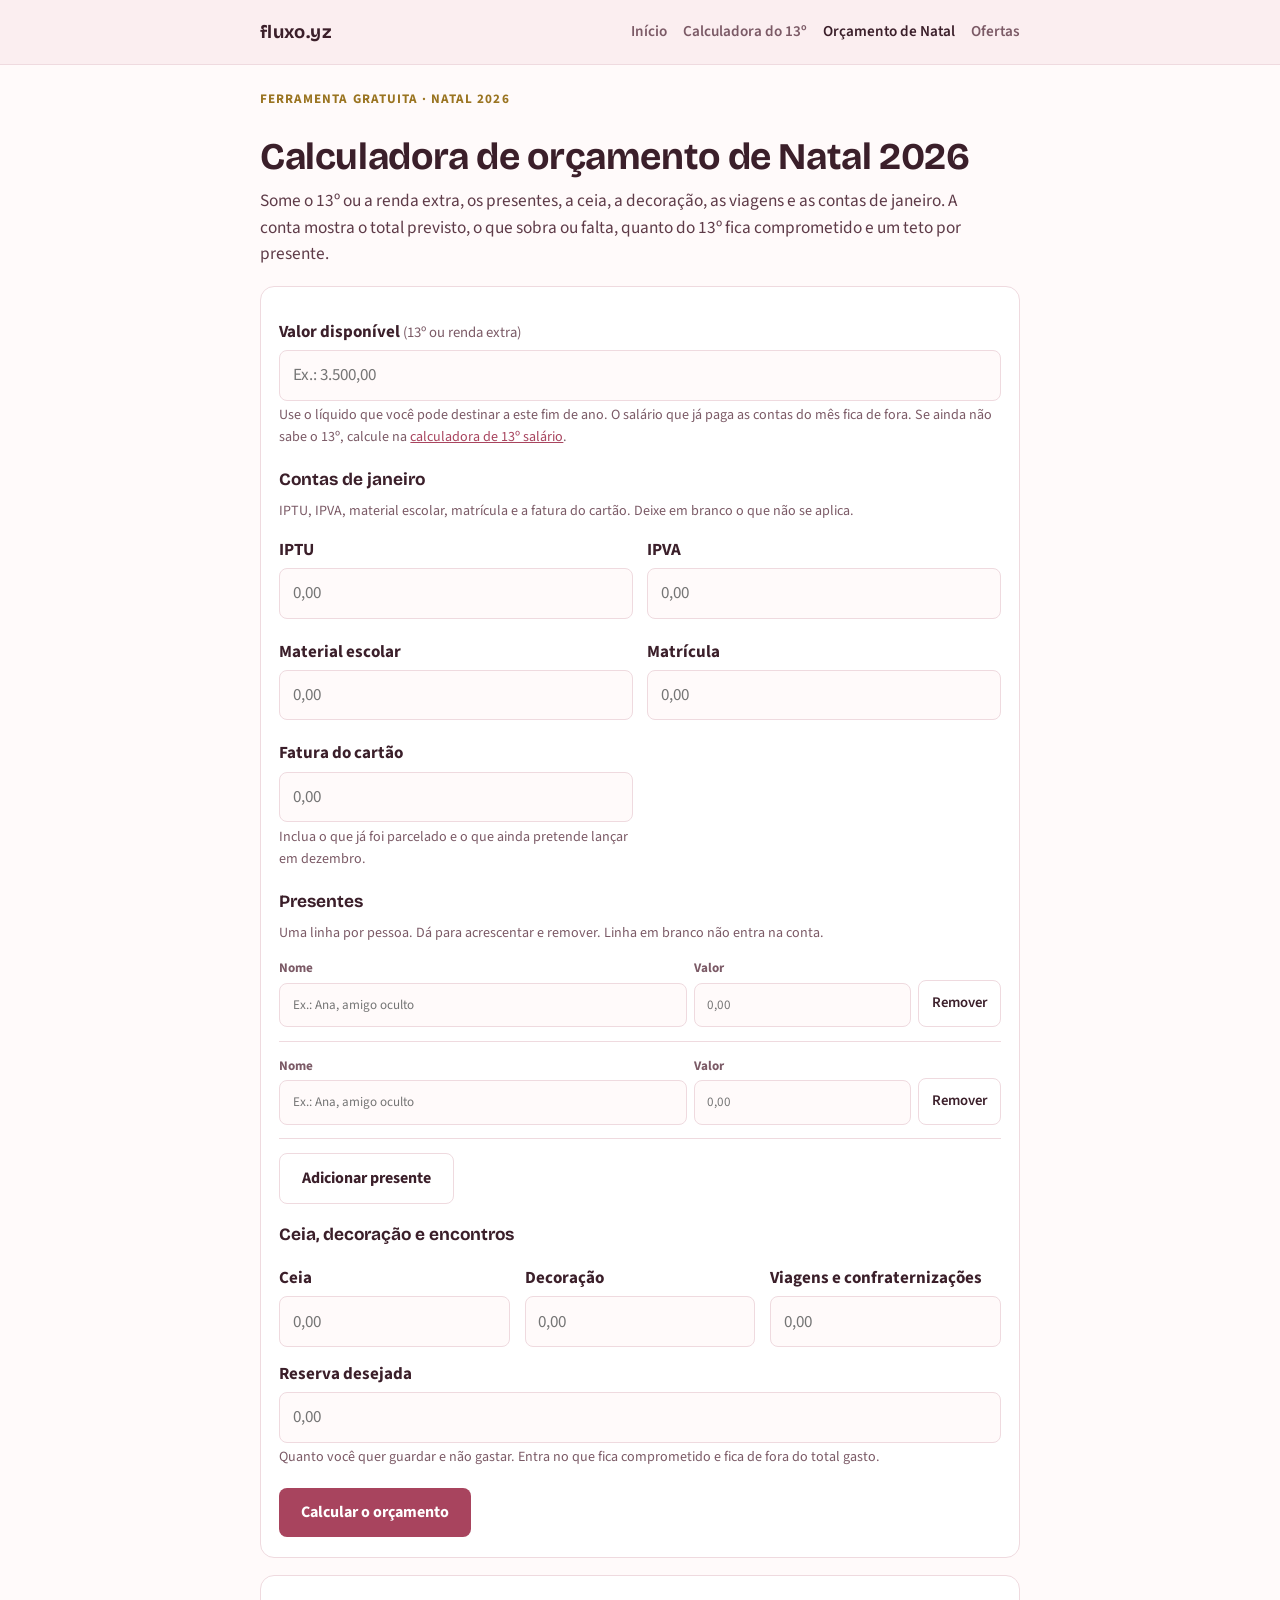
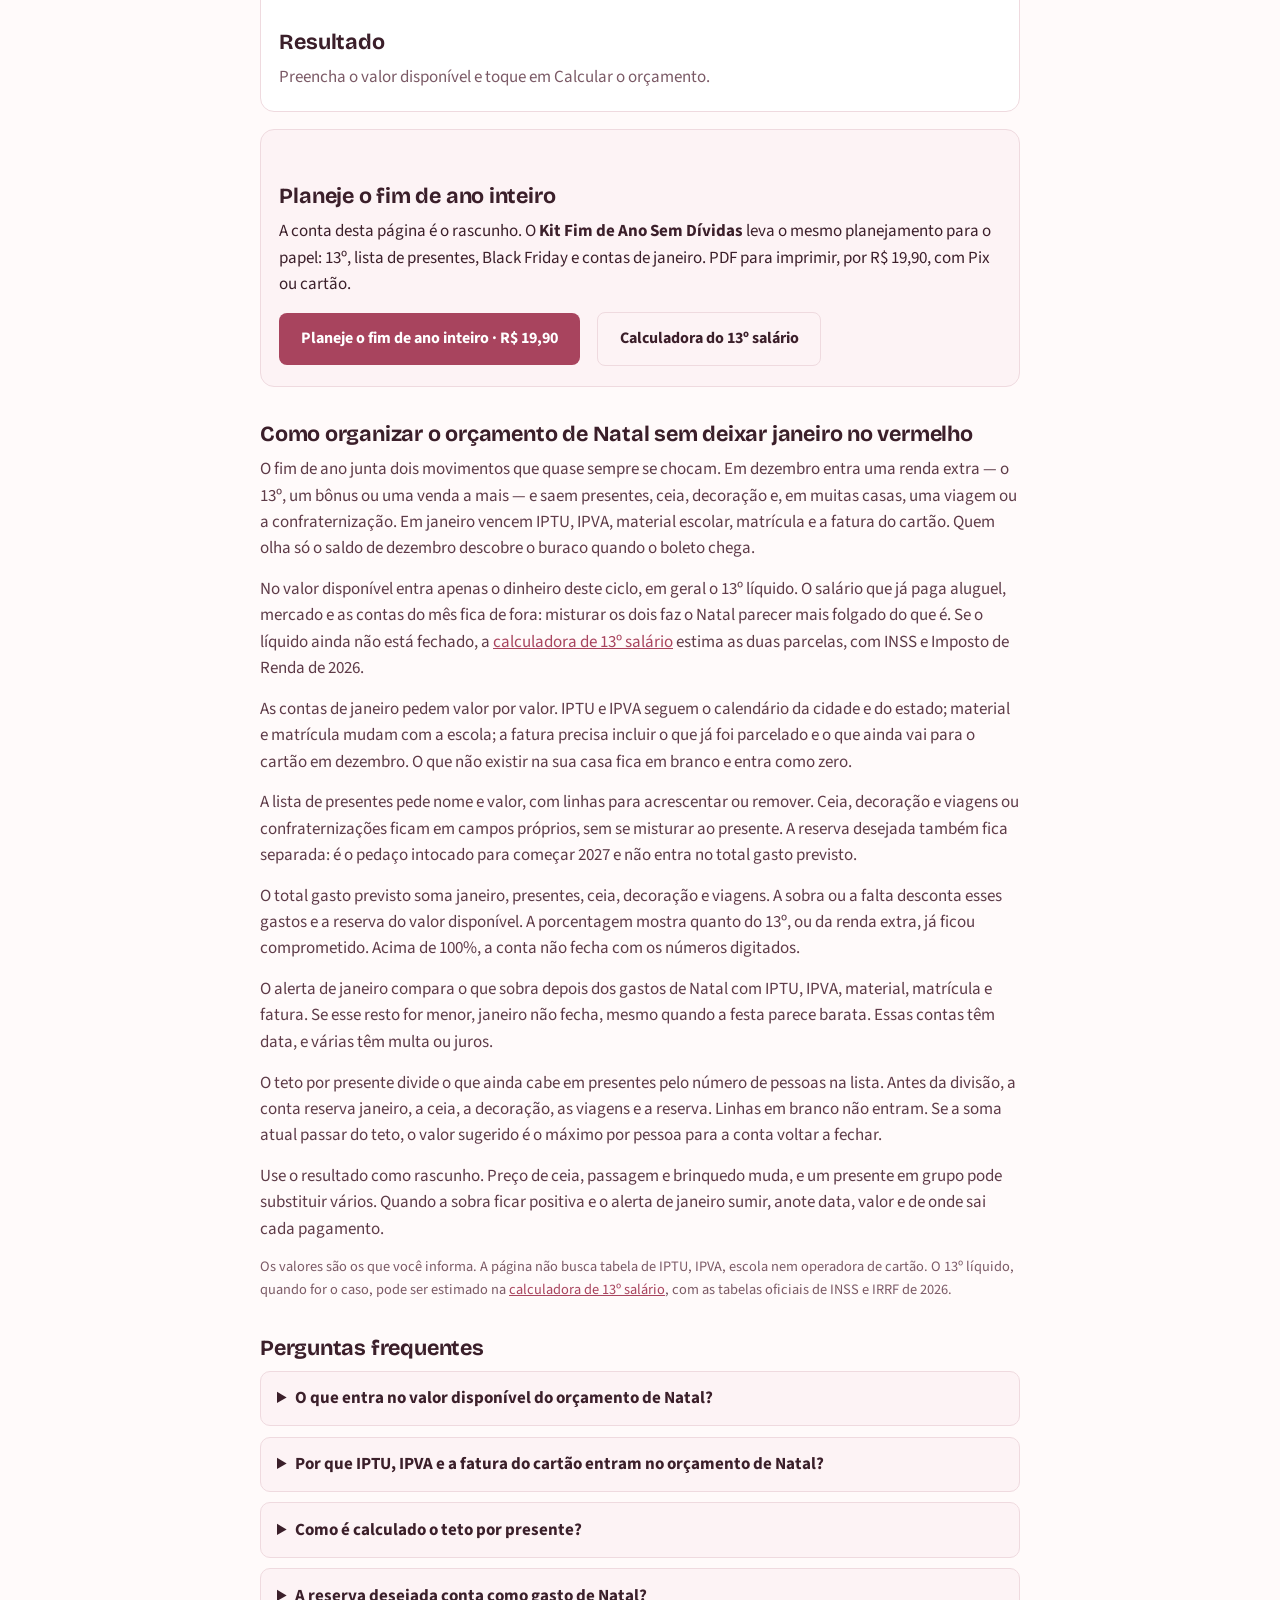
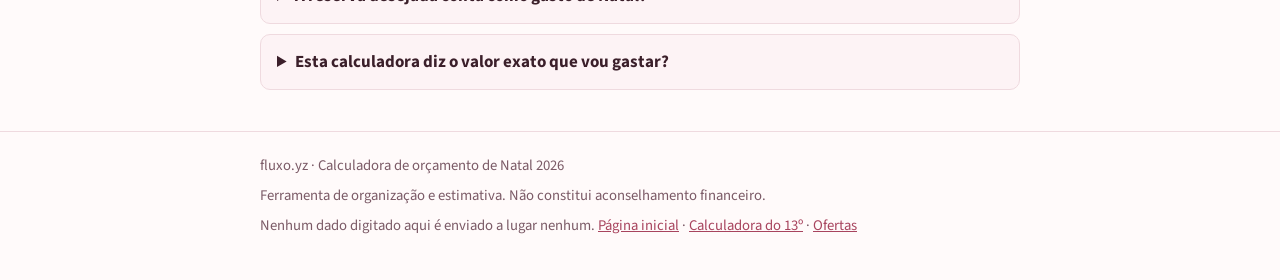
<file: calculadora-orcamento-natal/index.html>
<!DOCTYPE html>
<html lang="pt-BR">
<head>
  <meta charset="utf-8">
  <meta name="viewport" content="width=device-width, initial-scale=1, viewport-fit=cover">
  <title>Calculadora de orçamento de Natal 2026 — fluxo.yz</title>
  <meta name="description" content="Calcule grátis o orçamento de Natal 2026: presentes, ceia, decoração, viagens e contas de janeiro. Veja a sobra do 13º, se janeiro fecha e o teto por presente.">
  <link rel="canonical" href="https://fluxo.yurizanoni.com/calculadora-orcamento-natal/">
  <meta name="robots" content="index,follow">
  <meta name="theme-color" content="#a8445e">
  <meta property="og:type" content="website">
  <meta property="og:locale" content="pt_BR">
  <meta property="og:site_name" content="fluxo.yz">
  <meta property="og:title" content="Calculadora de orçamento de Natal 2026 — fluxo.yz">
  <meta property="og:description" content="Calcule grátis o orçamento de Natal 2026: total previsto, sobra ou falta, percentual do 13º, alerta de janeiro e teto por presente.">
  <meta property="og:url" content="https://fluxo.yurizanoni.com/calculadora-orcamento-natal/">
  <meta name="twitter:card" content="summary">
  <meta name="twitter:title" content="Calculadora de orçamento de Natal 2026 — fluxo.yz">
  <meta name="twitter:description" content="Presentes, ceia, janeiro e a sobra do 13º. Veja se o orçamento de Natal fecha e qual teto cabe em cada presente.">
  <link rel="stylesheet" href="https://fonts.googleapis.com/css2?family=Bricolage+Grotesque:wght@600;700&family=Source+Sans+3:wght@400;600;700&display=swap">
  <script type="application/ld+json">
  {
    "@context": "https://schema.org",
    "@type": "FAQPage",
    "mainEntity": [
      {
        "@type": "Question",
        "name": "O que entra no valor disponível do orçamento de Natal?",
        "acceptedAnswer": {
          "@type": "Answer",
          "text": "Entra o dinheiro extra que você decidiu usar neste fim de ano: o 13º líquido, um bônus ou outra renda. O salário que já cobre aluguel, mercado e as contas do mês fica de fora. Se o 13º ainda não está calculado, a calculadora de 13º salário estima o líquido com INSS e Imposto de Renda de 2026."
        }
      },
      {
        "@type": "Question",
        "name": "Por que IPTU, IPVA e a fatura do cartão entram no orçamento de Natal?",
        "acceptedAnswer": {
          "@type": "Answer",
          "text": "Porque essas contas vencem em janeiro, quando o dinheiro de dezembro já foi gasto. A calculadora soma IPTU, IPVA, material escolar, matrícula e fatura e compara com o que sobra depois de presentes, ceia, decoração e viagens. Se esse resto não cobre as contas, o alerta avisa que janeiro não fecha."
        }
      },
      {
        "@type": "Question",
        "name": "Como é calculado o teto por presente?",
        "acceptedAnswer": {
          "@type": "Answer",
          "text": "Primeiro saem do valor disponível as contas de janeiro, a ceia, a decoração, as viagens ou confraternizações e a reserva desejada. O que resta é dividido pelo número de presentes que têm nome ou valor na lista. Linhas em branco não entram. O resultado é um teto igual por pessoa; dá para gastar menos com uma e mais com outra, desde que a soma não passe do total."
        }
      },
      {
        "@type": "Question",
        "name": "A reserva desejada conta como gasto de Natal?",
        "acceptedAnswer": {
          "@type": "Answer",
          "text": "Não. Ela fica de fora do total gasto previsto e entra só na conta do que está comprometido, junto com os gastos. Se a sobra ficar negativa, a reserva é o primeiro número a rever. Contas de janeiro com data e multa pedem prioridade sobre um presente."
        }
      },
      {
        "@type": "Question",
        "name": "Esta calculadora diz o valor exato que vou gastar?",
        "acceptedAnswer": {
          "@type": "Answer",
          "text": "Não. Ela soma os números que você informa e mostra o total previsto, a sobra ou a falta, a porcentagem do 13º comprometida, o alerta de janeiro e um teto por presente. Preços mudam. Ferramenta de organização e estimativa. Não constitui aconselhamento financeiro."
        }
      }
    ]
  }
  </script>
  <style>
    :root {
      --bg: #fffafa;
      --surface: #fdf3f5;
      --fg: #3b1f2a;
      --muted: #7b5a66;
      --line: #efdadf;
      --hero: #fbeef0;
      --gold: #9a7421;
      --gold-soft: #f6ead0;
      --btn: #a8445e;
      --btn-fg: #ffffff;
      --lead: #5e3b48;
      --meta: #8a6572;
      --card: #ffffff;
      --ok: #2c6b4a;
      --warn: #8a5a00;
      --font-display: "Bricolage Grotesque", "Segoe UI", system-ui, sans-serif;
      --font-body: "Source Sans 3", "Segoe UI", system-ui, sans-serif;
    }
    @media (prefers-color-scheme: dark) {
      :root:not([data-theme="light"]) {
        --bg: #1c1116;
        --surface: #2a1a22;
        --fg: #f8edf0;
        --muted: #c4a3ae;
        --line: #42272f;
        --hero: #2a1a22;
        --gold: #e3bf72;
        --gold-soft: #3b2d16;
        --btn: #e58aa3;
        --btn-fg: #2a1019;
        --lead: #e0c5cd;
        --meta: #b99aa5;
        --card: #24151c;
        --ok: #8ed0ae;
        --warn: #e3bf72;
        color-scheme: dark;
      }
    }
    * { box-sizing: border-box; }
    html { scroll-behavior: smooth; }
    body {
      margin: 0;
      background: var(--bg);
      color: var(--fg);
      font: 17px/1.55 var(--font-body);
      -webkit-font-smoothing: antialiased;
    }
    img { max-width: 100%; height: auto; }
    a { color: var(--btn); }
    a:hover { color: var(--fg); }
    :focus-visible { outline: 3px solid var(--gold); outline-offset: 2px; }
    .skip {
      position: absolute; left: 0.75rem; top: -4rem; z-index: 100;
      background: var(--btn); color: var(--btn-fg); padding: 0.6rem 1rem;
      border-radius: 8px; text-decoration: none;
    }
    .skip:focus { top: 0.75rem; }
    .wrap { width: min(760px, calc(100% - 2rem)); margin-inline: auto; }
    header.top {
      background: var(--hero);
      border-bottom: 1px solid var(--line);
    }
    header.top .wrap {
      display: flex; align-items: center; justify-content: space-between;
      gap: 1rem; min-height: 4rem; flex-wrap: wrap;
      padding-block: 0.7rem;
    }
    .brand {
      font-family: var(--font-display);
      font-weight: 700; font-size: 1.15rem;
      text-decoration: none; color: var(--fg); letter-spacing: 0.02em;
    }
    nav { display: flex; flex-wrap: wrap; gap: 0.35rem 1rem; justify-content: flex-end; }
    @media (max-width: 639px) { nav { justify-content: flex-start; } }
    nav a {
      color: var(--muted); text-decoration: none; font-weight: 600;
      font-size: 0.95rem;
    }
    nav a[aria-current="page"] { color: var(--fg); }
    nav a:hover { color: var(--fg); }
    h1, h2, h3 {
      font-family: var(--font-display);
      letter-spacing: -0.01em; line-height: 1.15; text-wrap: balance;
      margin: 0 0 0.6rem;
    }
    h1 { font-size: clamp(1.7rem, 5vw, 2.35rem); margin-top: 1.6rem; }
    h2 { font-size: 1.35rem; margin-top: 2.2rem; }
    p { margin: 0 0 0.9rem; }
    .eyebrow {
      margin: 1.5rem 0 0; font-size: 0.82rem; font-weight: 700;
      letter-spacing: 0.08em; text-transform: uppercase; color: var(--gold);
    }
    .lead { font-size: 1.08rem; color: var(--lead); max-width: 46rem; }
    .card, .result-card, .box {
      background: var(--card);
      border: 1px solid var(--line);
      border-radius: 14px;
      padding: 1.15rem 1.15rem 1.25rem;
      margin: 1.1rem 0;
    }
    .box { background: var(--surface); }
    fieldset { border: 0; margin: 1.15rem 0 0; padding: 0; min-inline-size: 0; }
    legend {
      font-family: var(--font-display);
      font-weight: 700;
      font-size: 1.08rem;
      padding: 0;
      margin: 0 0 0.15rem;
    }
    label { display: block; font-weight: 700; margin: 0.85rem 0 0.3rem; }
    .optional { font-weight: 400; color: var(--muted); font-size: 0.92rem; }
    input, select {
      width: 100%; padding: 0.7rem 0.8rem; font: inherit; color: var(--fg);
      background: var(--bg); border: 1px solid var(--line); border-radius: 8px;
    }
    .hint { display: block; margin-top: 0.3rem; font-size: 0.88rem; color: var(--muted); font-weight: 400; }
    .row { display: grid; gap: 0.4rem 0.9rem; grid-template-columns: 1fr; }
    @media (min-width: 640px) {
      .row { grid-template-columns: 1fr 1fr; }
      .row.row-3 { grid-template-columns: 1fr 1fr 1fr; }
    }
    .gift-list { display: flex; flex-direction: column; gap: 0.85rem; margin-top: 0.85rem; }
    .gift-row {
      display: grid;
      gap: 0.45rem;
      grid-template-columns: 1fr;
      padding-bottom: 0.85rem;
      border-bottom: 1px solid var(--line);
    }
    .gift-row label { margin: 0; font-size: 0.82rem; color: var(--muted); }
    .gift-row input { margin-top: 0.25rem; color: var(--fg); font-weight: 400; }
    @media (min-width: 640px) {
      .gift-row { grid-template-columns: 1.5fr 0.8fr auto; align-items: end; }
    }
    .form-actions { margin-top: 1.15rem; }
    .btn {
      display: inline-block; background: var(--btn); color: var(--btn-fg);
      font-family: var(--font-body); font-weight: 700; font-size: 1rem;
      text-decoration: none; border: 0; border-radius: 8px;
      padding: 0.85rem 1.35rem; cursor: pointer;
    }
    .btn:hover { filter: brightness(0.95); color: var(--btn-fg); }
    .btn-ghost {
      background: transparent; color: var(--fg);
      border: 1px solid var(--line); margin-left: 0.5rem;
    }
    .btn-add { margin: 0.85rem 0 0; margin-left: 0; }
    .btn-remove {
      background: transparent; color: var(--fg);
      border: 1px solid var(--line); border-radius: 8px;
      font: inherit; font-weight: 600; font-size: 0.92rem;
      padding: 0.7rem 0.8rem; cursor: pointer; text-align: center;
    }
    .btn-remove:hover { color: var(--btn); }
    button:disabled { opacity: 0.55; cursor: not-allowed; }
    @media (max-width: 639px) {
      .form-actions .btn, .btn-add, .cta-actions .btn { display: block; width: 100%; text-align: center; }
      .btn-ghost { margin-left: 0; }
    }
    .erro { color: #9b1c2c; font-weight: 600; margin: 0.6rem 0 0; }
    .result-rows { list-style: none; margin: 0; padding: 0; }
    .result-rows li {
      display: flex; justify-content: space-between; gap: 1rem;
      align-items: baseline; padding: 0.7rem 0;
      border-bottom: 1px solid var(--line);
    }
    .result-rows li[hidden] { display: none; }
    .result-rows .label { color: var(--muted); }
    .result-rows .label small { display: block; font-size: 0.82rem; font-weight: 400; }
    .result-rows .val { font-family: var(--font-display); font-weight: 700; font-size: 1.15rem; white-space: nowrap; }
    .result-rows .discount .val { color: var(--muted); }
    .result-rows .highlight { background: var(--surface); margin: 0 -1.15rem; padding: 0.85rem 1.15rem; border-bottom: 1px solid var(--line); }
    .result-rows .total { border-bottom: 0; padding-top: 0.95rem; }
    .result-rows .total .val { font-size: 1.45rem; color: var(--ok); }
    .result-rows .val.is-warn, .result-rows .total .val.is-warn { color: var(--warn); }
    .notice {
      margin: 0.95rem 0 0;
      padding: 0.85rem 1rem;
      border-radius: 10px;
      background: var(--surface);
      border: 1px solid var(--line);
    }
    .notice strong { display: block; margin-bottom: 0.15rem; }
    .notice.warn { background: var(--gold-soft); border-color: transparent; }
    .notice.warn strong { color: var(--warn); }
    .notice.ok strong { color: var(--ok); }
    .breakdown { margin-top: 0.9rem; }
    .breakdown summary { cursor: pointer; font-weight: 700; }
    .breakdown p { margin: 0.6rem 0 0; color: var(--muted); font-size: 0.95rem; }
    .placeholder { color: var(--muted); margin: 0; }
    .prose p, .prose li { color: var(--lead); }
    .prose ul { margin: 0 0 0.9rem; padding-left: 1.15rem; }
    .source-note { font-size: 0.9rem; color: var(--muted); }
    details.faq {
      background: var(--surface); border: 1px solid var(--line);
      border-radius: 10px; padding: 0.85rem 1rem; margin: 0 0 0.65rem;
    }
    details.faq summary { cursor: pointer; font-weight: 700; }
    details.faq p { margin: 0.55rem 0 0; color: var(--muted); }
    .cta-actions { display: flex; flex-wrap: wrap; gap: 0.6rem; align-items: center; }
    footer {
      border-top: 1px solid var(--line);
      margin-top: 2.6rem; padding: 1.4rem 0 2.2rem;
      color: var(--muted); font-size: 0.92rem;
    }
    footer p { margin: 0 0 0.45rem; }
  </style>
</head>
<body>
  <a class="skip" href="#conteudo">Ir para o conteúdo</a>
  <header class="top">
    <div class="wrap">
      <a class="brand" href="../" aria-label="fluxo.yz, página inicial">fluxo.yz</a>
      <nav aria-label="Principal">
        <a href="../">Início</a>
        <a href="../calculadora-13o-salario/">Calculadora do 13º</a>
        <a href="./" aria-current="page">Orçamento de Natal</a>
        <a href="../ofertas/">Ofertas</a>
      </nav>
    </div>
  </header>

  <main id="conteudo" class="wrap">
    <p class="eyebrow">Ferramenta gratuita · Natal 2026</p>
    <h1>Calculadora de orçamento de Natal 2026</h1>
    <p class="lead">Some o 13º ou a renda extra, os presentes, a ceia, a decoração, as viagens e as contas de janeiro. A conta mostra o total previsto, o que sobra ou falta, quanto do 13º fica comprometido e um teto por presente.</p>

    <form class="card" id="form-natal" novalidate>
      <div>
        <label for="disponivel">Valor disponível <span class="optional">(13º ou renda extra)</span></label>
        <input id="disponivel" name="disponivel" type="text" inputmode="decimal" autocomplete="off" required placeholder="Ex.: 3.500,00" aria-describedby="disponivel-hint">
        <span class="hint" id="disponivel-hint">Use o líquido que você pode destinar a este fim de ano. O salário que já paga as contas do mês fica de fora. Se ainda não sabe o 13º, calcule na <a href="../calculadora-13o-salario/">calculadora de 13º salário</a>.</span>
      </div>

      <fieldset>
        <legend>Contas de janeiro</legend>
        <span class="hint">IPTU, IPVA, material escolar, matrícula e a fatura do cartão. Deixe em branco o que não se aplica.</span>
        <div class="row">
          <div>
            <label for="iptu">IPTU</label>
            <input id="iptu" name="iptu" type="text" inputmode="decimal" autocomplete="off" placeholder="0,00">
          </div>
          <div>
            <label for="ipva">IPVA</label>
            <input id="ipva" name="ipva" type="text" inputmode="decimal" autocomplete="off" placeholder="0,00">
          </div>
          <div>
            <label for="material">Material escolar</label>
            <input id="material" name="material" type="text" inputmode="decimal" autocomplete="off" placeholder="0,00">
          </div>
          <div>
            <label for="matricula">Matrícula</label>
            <input id="matricula" name="matricula" type="text" inputmode="decimal" autocomplete="off" placeholder="0,00">
          </div>
          <div>
            <label for="fatura">Fatura do cartão</label>
            <input id="fatura" name="fatura" type="text" inputmode="decimal" autocomplete="off" placeholder="0,00" aria-describedby="fatura-hint">
            <span class="hint" id="fatura-hint">Inclua o que já foi parcelado e o que ainda pretende lançar em dezembro.</span>
          </div>
        </div>
      </fieldset>

      <fieldset>
        <legend>Presentes</legend>
        <span class="hint" id="presentes-hint">Uma linha por pessoa. Dá para acrescentar e remover. Linha em branco não entra na conta.</span>
        <div id="lista-presentes" class="gift-list"></div>
        <button type="button" class="btn btn-ghost btn-add" id="add-presente">Adicionar presente</button>
      </fieldset>

      <fieldset>
        <legend>Ceia, decoração e encontros</legend>
        <div class="row row-3">
          <div>
            <label for="ceia">Ceia</label>
            <input id="ceia" name="ceia" type="text" inputmode="decimal" autocomplete="off" placeholder="0,00">
          </div>
          <div>
            <label for="decoracao">Decoração</label>
            <input id="decoracao" name="decoracao" type="text" inputmode="decimal" autocomplete="off" placeholder="0,00">
          </div>
          <div>
            <label for="viagens">Viagens e confraternizações</label>
            <input id="viagens" name="viagens" type="text" inputmode="decimal" autocomplete="off" placeholder="0,00">
          </div>
        </div>
      </fieldset>

      <div>
        <label for="reserva">Reserva desejada</label>
        <input id="reserva" name="reserva" type="text" inputmode="decimal" autocomplete="off" placeholder="0,00" aria-describedby="reserva-hint">
        <span class="hint" id="reserva-hint">Quanto você quer guardar e não gastar. Entra no que fica comprometido e fica de fora do total gasto.</span>
      </div>

      <p class="erro" id="erro" hidden></p>
      <div class="form-actions">
        <button class="btn" type="submit">Calcular o orçamento</button>
      </div>
    </form>

    <section class="result-card" id="painel-resultado" aria-live="polite">
      <h2>Resultado</h2>
      <p class="placeholder" id="placeholder">Preencha o valor disponível e toque em Calcular o orçamento.</p>
      <div id="resultado" hidden>
        <ul class="result-rows">
          <li>
            <span class="label">Valor disponível<small>13º ou renda extra</small></span>
            <span class="val" id="out-disponivel"></span>
          </li>
          <li class="discount">
            <span class="label">Contas de janeiro<small id="out-janeiro-hint"></small></span>
            <span class="val" id="out-janeiro"></span>
          </li>
          <li class="discount">
            <span class="label">Presentes<small id="out-presentes-hint"></small></span>
            <span class="val" id="out-presentes"></span>
          </li>
          <li class="discount">
            <span class="label">Ceia</span>
            <span class="val" id="out-ceia"></span>
          </li>
          <li class="discount">
            <span class="label">Decoração</span>
            <span class="val" id="out-decoracao"></span>
          </li>
          <li class="discount">
            <span class="label">Viagens e confraternizações</span>
            <span class="val" id="out-viagens"></span>
          </li>
          <li class="highlight">
            <span class="label">Total gasto previsto<small>Janeiro + presentes + ceia + decoração + viagens</small></span>
            <span class="val" id="out-total"></span>
          </li>
          <li class="discount">
            <span class="label">Reserva desejada<small>Fora do gasto; entra no comprometido</small></span>
            <span class="val" id="out-reserva"></span>
          </li>
          <li>
            <span class="label">% do 13º comprometido<small>Gastos previstos + reserva, sobre o valor disponível</small></span>
            <span class="val" id="out-pct"></span>
          </li>
          <li class="total">
            <span class="label"><span id="out-saldo-label">Sobra</span><small id="out-saldo-hint"></small></span>
            <span class="val" id="out-saldo"></span>
          </li>
        </ul>
        <div class="notice" id="aviso-janeiro"></div>
        <div class="notice" id="aviso-teto"></div>
        <details class="breakdown">
          <summary>Como chegamos nesses valores</summary>
          <p id="detalhes"></p>
        </details>
      </div>
    </section>

    <section class="box" id="kit" aria-label="Planeje o fim de ano inteiro">
      <h2>Planeje o fim de ano inteiro</h2>
      <p>A conta desta página é o rascunho. O <strong>Kit Fim de Ano Sem Dívidas</strong> leva o mesmo planejamento para o papel: 13º, lista de presentes, Black Friday e contas de janeiro. PDF para imprimir, por R$&nbsp;19,90, com Pix ou cartão.</p>
      <div class="cta-actions">
        <a class="btn" href="https://pay.kiwify.com.br/gpDDOzI?utm_source=calculadora&amp;utm_medium=site&amp;utm_campaign=natal-2026&amp;utm_content=resultado">Planeje o fim de ano inteiro · R$ 19,90</a>
        <a class="btn btn-ghost" href="../calculadora-13o-salario/">Calculadora do 13º salário</a>
      </div>
    </section>

    <section class="prose" id="como-funciona">
      <h2>Como organizar o orçamento de Natal sem deixar janeiro no vermelho</h2>
      <p>O fim de ano junta dois movimentos que quase sempre se chocam. Em dezembro entra uma renda extra — o 13º, um bônus ou uma venda a mais — e saem presentes, ceia, decoração e, em muitas casas, uma viagem ou a confraternização. Em janeiro vencem IPTU, IPVA, material escolar, matrícula e a fatura do cartão. Quem olha só o saldo de dezembro descobre o buraco quando o boleto chega.</p>
      <p>No valor disponível entra apenas o dinheiro deste ciclo, em geral o 13º líquido. O salário que já paga aluguel, mercado e as contas do mês fica de fora: misturar os dois faz o Natal parecer mais folgado do que é. Se o líquido ainda não está fechado, a <a href="../calculadora-13o-salario/">calculadora de 13º salário</a> estima as duas parcelas, com INSS e Imposto de Renda de 2026.</p>
      <p>As contas de janeiro pedem valor por valor. IPTU e IPVA seguem o calendário da cidade e do estado; material e matrícula mudam com a escola; a fatura precisa incluir o que já foi parcelado e o que ainda vai para o cartão em dezembro. O que não existir na sua casa fica em branco e entra como zero.</p>
      <p>A lista de presentes pede nome e valor, com linhas para acrescentar ou remover. Ceia, decoração e viagens ou confraternizações ficam em campos próprios, sem se misturar ao presente. A reserva desejada também fica separada: é o pedaço intocado para começar 2027 e não entra no total gasto previsto.</p>
      <p>O total gasto previsto soma janeiro, presentes, ceia, decoração e viagens. A sobra ou a falta desconta esses gastos e a reserva do valor disponível. A porcentagem mostra quanto do 13º, ou da renda extra, já ficou comprometido. Acima de 100%, a conta não fecha com os números digitados.</p>
      <p>O alerta de janeiro compara o que sobra depois dos gastos de Natal com IPTU, IPVA, material, matrícula e fatura. Se esse resto for menor, janeiro não fecha, mesmo quando a festa parece barata. Essas contas têm data, e várias têm multa ou juros.</p>
      <p>O teto por presente divide o que ainda cabe em presentes pelo número de pessoas na lista. Antes da divisão, a conta reserva janeiro, a ceia, a decoração, as viagens e a reserva. Linhas em branco não entram. Se a soma atual passar do teto, o valor sugerido é o máximo por pessoa para a conta voltar a fechar.</p>
      <p>Use o resultado como rascunho. Preço de ceia, passagem e brinquedo muda, e um presente em grupo pode substituir vários. Quando a sobra ficar positiva e o alerta de janeiro sumir, anote data, valor e de onde sai cada pagamento.</p>
    </section>

    <p class="source-note">Os valores são os que você informa. A página não busca tabela de IPTU, IPVA, escola nem operadora de cartão. O 13º líquido, quando for o caso, pode ser estimado na <a href="../calculadora-13o-salario/">calculadora de 13º salário</a>, com as tabelas oficiais de INSS e IRRF de 2026.</p>

    <h2>Perguntas frequentes</h2>
    <details class="faq"><summary>O que entra no valor disponível do orçamento de Natal?</summary><p>Entra o dinheiro extra que você decidiu usar neste fim de ano: o 13º líquido, um bônus ou outra renda. O salário que já cobre aluguel, mercado e as contas do mês fica de fora. Se o 13º ainda não está calculado, a calculadora de 13º salário estima o líquido com INSS e Imposto de Renda de 2026.</p></details>
    <details class="faq"><summary>Por que IPTU, IPVA e a fatura do cartão entram no orçamento de Natal?</summary><p>Porque essas contas vencem em janeiro, quando o dinheiro de dezembro já foi gasto. A calculadora soma IPTU, IPVA, material escolar, matrícula e fatura e compara com o que sobra depois de presentes, ceia, decoração e viagens. Se esse resto não cobre as contas, o alerta avisa que janeiro não fecha.</p></details>
    <details class="faq"><summary>Como é calculado o teto por presente?</summary><p>Primeiro saem do valor disponível as contas de janeiro, a ceia, a decoração, as viagens ou confraternizações e a reserva desejada. O que resta é dividido pelo número de presentes que têm nome ou valor na lista. Linhas em branco não entram. O resultado é um teto igual por pessoa; dá para gastar menos com uma e mais com outra, desde que a soma não passe do total.</p></details>
    <details class="faq"><summary>A reserva desejada conta como gasto de Natal?</summary><p>Não. Ela fica de fora do total gasto previsto e entra só na conta do que está comprometido, junto com os gastos. Se a sobra ficar negativa, a reserva é o primeiro número a rever. Contas de janeiro com data e multa pedem prioridade sobre um presente.</p></details>
    <details class="faq"><summary>Esta calculadora diz o valor exato que vou gastar?</summary><p>Não. Ela soma os números que você informa e mostra o total previsto, a sobra ou a falta, a porcentagem do 13º comprometida, o alerta de janeiro e um teto por presente. Preços mudam. Ferramenta de organização e estimativa. Não constitui aconselhamento financeiro.</p></details>
  </main>

  <footer>
    <div class="wrap">
      <p>fluxo.yz · Calculadora de orçamento de Natal 2026</p>
      <p>Ferramenta de organização e estimativa. Não constitui aconselhamento financeiro.</p>
      <p>Nenhum dado digitado aqui é enviado a lugar nenhum. <a href="../">Página inicial</a> · <a href="../calculadora-13o-salario/">Calculadora do 13º</a> · <a href="../ofertas/">Ofertas</a></p>
    </div>
  </footer>

  <script>
  (function () {
    "use strict";

    var LIMITE_PRESENTES = 30;

    function arred(n) {
      if (!isFinite(n)) return NaN;
      var sinal = n < 0 ? -1 : 1;
      return sinal * Math.round(Math.abs(n) * 100 + 1e-6) / 100;
    }

    function brl(n) {
      return arred(n).toLocaleString("pt-BR", { style: "currency", currency: "BRL" });
    }

    function formatPct(n) {
      var rounded = Math.round(n * 10) / 10;
      var inteiro = Math.abs(rounded - Math.round(rounded)) < 1e-9;
      return rounded.toLocaleString("pt-BR", {
        minimumFractionDigits: inteiro ? 0 : 1,
        maximumFractionDigits: 1
      }) + "%";
    }

    function parseMoney(raw) {
      if (raw == null) return 0;
      var s = String(raw).trim();
      if (!s) return 0;
      s = s.replace(/\s/g, "").replace(/R\$\s?/i, "");
      if (s.indexOf(",") !== -1 && s.indexOf(".") !== -1) {
        s = s.replace(/\./g, "").replace(",", ".");
      } else if (s.indexOf(",") !== -1) {
        s = s.replace(",", ".");
      } else if (/^\d{1,3}(\.\d{3})+$/.test(s)) {
        s = s.replace(/\./g, "");
      }
      var n = Number(s);
      return isFinite(n) ? n : NaN;
    }

    function calcularOrcamento(d) {
      var lista = d.lista || [];
      var presentes = arred(lista.reduce(function (soma, item) {
        return soma + (Number(item.valor) || 0);
      }, 0));
      var iptu = arred(d.iptu || 0);
      var ipva = arred(d.ipva || 0);
      var material = arred(d.material || 0);
      var matricula = arred(d.matricula || 0);
      var fatura = arred(d.fatura || 0);
      var ceia = arred(d.ceia || 0);
      var decoracao = arred(d.decoracao || 0);
      var viagens = arred(d.viagens || 0);
      var reserva = arred(d.reserva || 0);
      var disponivel = arred(d.disponivel || 0);
      var janeiro = arred(iptu + ipva + material + matricula + fatura);
      var natal = arred(presentes + ceia + decoracao + viagens);
      var totalGasto = arred(janeiro + natal);
      var comprometido = arred(totalGasto + reserva);
      var diferenca = arred(disponivel - comprometido);
      var percentual = disponivel > 0 ? (comprometido / disponivel) * 100 : null;
      var sobraAposNatal = arred(disponivel - natal);
      var situacaoJaneiro = "vazio";
      if (janeiro > 0) {
        situacaoJaneiro = sobraAposNatal + 0.001 >= janeiro ? "fecha" : "nao-fecha";
      }
      var faltaJaneiro = situacaoJaneiro === "nao-fecha" ? arred(janeiro - sobraAposNatal) : 0;
      var nPresentes = lista.length;
      var orcamentoPresentes = arred(disponivel - janeiro - ceia - decoracao - viagens - reserva);
      var teto = nPresentes > 0 ? arred(orcamentoPresentes / nPresentes) : null;
      return {
        disponivel: disponivel,
        iptu: iptu,
        ipva: ipva,
        material: material,
        matricula: matricula,
        fatura: fatura,
        janeiro: janeiro,
        lista: lista,
        presentes: presentes,
        ceia: ceia,
        decoracao: decoracao,
        viagens: viagens,
        natal: natal,
        totalGasto: totalGasto,
        reserva: reserva,
        comprometido: comprometido,
        diferenca: diferenca,
        percentual: percentual,
        sobraAposNatal: sobraAposNatal,
        situacaoJaneiro: situacaoJaneiro,
        faltaJaneiro: faltaJaneiro,
        nPresentes: nPresentes,
        orcamentoPresentes: orcamentoPresentes,
        teto: teto
      };
    }

    window.calcularOrcamento = calcularOrcamento;

    var form = document.getElementById("form-natal");
    var erro = document.getElementById("erro");
    var placeholder = document.getElementById("placeholder");
    var resultado = document.getElementById("resultado");
    var lista = document.getElementById("lista-presentes");
    var addBtn = document.getElementById("add-presente");
    var jaCalculou = false;

    var CAMPOS = [
      ["disponivel", "o valor disponível"],
      ["iptu", "o IPTU"],
      ["ipva", "o IPVA"],
      ["material", "o material escolar"],
      ["matricula", "a matrícula"],
      ["fatura", "a fatura do cartão"],
      ["ceia", "a ceia"],
      ["decoracao", "a decoração"],
      ["viagens", "as viagens e confraternizações"],
      ["reserva", "a reserva desejada"]
    ];

    function lerValor(id) {
      var raw = document.getElementById(id).value;
      if (raw.trim() === "") return 0;
      return parseMoney(raw);
    }

    function lerPresentes() {
      var linhas = lista.querySelectorAll(".gift-row");
      var itens = [];
      for (var i = 0; i < linhas.length; i++) {
        var nome = linhas[i].querySelector(".gift-nome").value.trim();
        var raw = linhas[i].querySelector(".gift-valor").value;
        var vazio = raw.trim() === "";
        if (!nome && vazio) continue;
        var valor = vazio ? 0 : parseMoney(raw);
        if (!isFinite(valor) || valor < 0) {
          var quem = nome ? "de " + nome : "da linha " + (i + 1);
          return { erro: "O valor do presente " + quem + " precisa ser zero ou maior, no formato 50,00." };
        }
        itens.push({ nome: nome, valor: arred(valor) });
      }
      return { lista: itens };
    }

    function lerCampos() {
      var dados = {};
      for (var i = 0; i < CAMPOS.length; i++) {
        var id = CAMPOS[i][0];
        var nome = CAMPOS[i][1];
        var n = lerValor(id);
        if (!isFinite(n) || n < 0) {
          return { erro: "Informe " + nome + " com um valor válido, zero ou maior. Exemplo: 150,00." };
        }
        dados[id] = arred(n);
      }
      if (dados.disponivel <= 0) {
        return { erro: "Informe o valor disponível, maior que zero. Pode ser o 13º líquido ou outra renda extra." };
      }
      var presentes = lerPresentes();
      if (presentes.erro) return { erro: presentes.erro };
      dados.lista = presentes.lista;
      return { dados: dados };
    }

    function mostrarErro(msg) {
      erro.hidden = false;
      erro.textContent = msg;
      placeholder.hidden = false;
      resultado.hidden = true;
    }

    function setNotice(el, kind, title, body) {
      el.className = "notice " + kind;
      el.replaceChildren();
      var strong = document.createElement("strong");
      strong.textContent = title;
      var span = document.createElement("span");
      span.textContent = body;
      el.append(strong, span);
    }

    function textoTeto(r) {
      if (r.nPresentes === 0) {
        if (r.orcamentoPresentes > 0) {
          return {
            kind: "info",
            title: "Teto por presente",
            body: "Ainda não há presentes com nome ou valor. O que cabe na lista inteira, depois de janeiro, ceia, decoração, viagens e da reserva, é " + brl(r.orcamentoPresentes) + "."
          };
        }
        return {
          kind: "warn",
          title: "Sem margem para presentes",
          body: "Janeiro, ceia, decoração, viagens e a reserva já passam do valor disponível em " + brl(Math.abs(r.orcamentoPresentes)) + ". Não sobra um teto para presentes."
        };
      }
      if (r.orcamentoPresentes < 0) {
        var pessoas = r.nPresentes === 1 ? "o presente da lista" : "os " + r.nPresentes + " presentes";
        return {
          kind: "warn",
          title: "Sem margem para presentes",
          body: "Janeiro, ceia, decoração, viagens e a reserva já passam do valor disponível em " + brl(Math.abs(r.orcamentoPresentes)) + ". Não há teto positivo para dividir entre " + pessoas + "."
        };
      }
      var exato = arred(r.teto * r.nPresentes) === r.orcamentoPresentes;
      var cada = exato ? brl(r.teto) : "cerca de " + brl(r.teto);
      var meio = r.nPresentes === 1
        ? cada + " para o presente da lista, dentro de " + brl(r.orcamentoPresentes) + " no total."
        : cada + " para cada um dos " + r.nPresentes + " presentes, dentro de " + brl(r.orcamentoPresentes) + " no total.";
      meio = meio.charAt(0).toUpperCase() + meio.slice(1);
      var passa = r.presentes > r.orcamentoPresentes + 0.001;
      var listaTxt = passa
        ? " A lista atual soma " + brl(r.presentes) + " e passa desse teto em " + brl(arred(r.presentes - r.orcamentoPresentes)) + "."
        : " A lista atual soma " + brl(r.presentes) + " e cabe nesse limite.";
      return {
        kind: passa ? "warn" : "ok",
        title: "Teto sugerido por presente",
        body: meio + listaTxt
      };
    }

    function textoJaneiro(r) {
      if (r.situacaoJaneiro === "vazio") {
        return {
          kind: "info",
          title: "Janeiro sem valores",
          body: "IPTU, IPVA, material escolar, matrícula e fatura ficaram em branco. O alerta de janeiro aparece quando alguma dessas contas tem valor."
        };
      }
      if (r.situacaoJaneiro === "fecha") {
        return {
          kind: "ok",
          title: "Janeiro fecha",
          body: "Depois dos gastos de Natal sobram " + brl(r.sobraAposNatal) + ". As contas de janeiro somam " + brl(r.janeiro) + "."
        };
      }
      if (r.sobraAposNatal < 0) {
        return {
          kind: "warn",
          title: "Janeiro não fecha",
          body: "Os gastos de Natal já passam do valor disponível em " + brl(Math.abs(r.sobraAposNatal)) + ". As contas de janeiro somam " + brl(r.janeiro) + ". Faltam " + brl(r.faltaJaneiro) + " para cobrir a festa e as contas de janeiro."
        };
      }
      return {
        kind: "warn",
        title: "Janeiro não fecha",
        body: "Depois dos gastos de Natal sobram " + brl(r.sobraAposNatal) + ", e as contas de janeiro somam " + brl(r.janeiro) + ". Faltam " + brl(r.faltaJaneiro) + " para IPTU, IPVA, material escolar, matrícula e a fatura."
      };
    }

    function detalhesDe(r) {
      var pessoas = r.lista.map(function (item) {
        return (item.nome || "sem nome") + " " + brl(item.valor);
      }).join(", ");
      var saldo = r.diferenca < -0.001
        ? "Falta " + brl(Math.abs(r.diferenca)) + "."
        : "Sobra " + brl(Math.max(r.diferenca, 0)) + ".";
      var janeiroTxt = r.situacaoJaneiro === "nao-fecha"
        ? "Janeiro não fecha: faltam " + brl(r.faltaJaneiro) + " depois dos gastos de Natal."
        : r.situacaoJaneiro === "fecha"
          ? "Janeiro fecha: sobram " + brl(r.sobraAposNatal) + " depois do Natal, diante de " + brl(r.janeiro) + " em contas."
          : "Nenhuma conta de janeiro foi informada.";
      return "Valor disponível: " + brl(r.disponivel) + ". " +
        "Contas de janeiro: IPTU " + brl(r.iptu) + " + IPVA " + brl(r.ipva) + " + material escolar " + brl(r.material) + " + matrícula " + brl(r.matricula) + " + fatura " + brl(r.fatura) + " = " + brl(r.janeiro) + ". " +
        "Presentes (" + (pessoas || "nenhum") + "): " + brl(r.presentes) + ". " +
        "Ceia " + brl(r.ceia) + ", decoração " + brl(r.decoracao) + ", viagens e confraternizações " + brl(r.viagens) + ". " +
        "Total gasto previsto = " + brl(r.totalGasto) + ". Reserva desejada = " + brl(r.reserva) + ". " +
        "Comprometido (gastos + reserva) = " + brl(r.comprometido) + ", o que dá " + formatPct(r.percentual) + " do valor disponível. " +
        saldo + " " + janeiroTxt + " " +
        "Orçamento de presentes = disponível − janeiro − ceia − decoração − viagens − reserva = " + brl(r.orcamentoPresentes) + ".";
    }

    function render(dados) {
      var r = calcularOrcamento(dados);
      document.getElementById("out-disponivel").textContent = brl(r.disponivel);
      document.getElementById("out-janeiro").textContent = brl(r.janeiro);
      document.getElementById("out-janeiro-hint").textContent = "IPTU, IPVA, material, matrícula e fatura";
      document.getElementById("out-presentes").textContent = brl(r.presentes);
      document.getElementById("out-presentes-hint").textContent = r.nPresentes === 1 ? "1 presente na lista" : r.nPresentes + " presentes na lista";
      document.getElementById("out-ceia").textContent = brl(r.ceia);
      document.getElementById("out-decoracao").textContent = brl(r.decoracao);
      document.getElementById("out-viagens").textContent = brl(r.viagens);
      document.getElementById("out-total").textContent = brl(r.totalGasto);
      document.getElementById("out-reserva").textContent = brl(r.reserva);

      var pct = document.getElementById("out-pct");
      pct.textContent = formatPct(r.percentual);
      pct.className = "val" + (r.percentual > 100.05 ? " is-warn" : "");

      var falta = r.diferenca < -0.001;
      document.getElementById("out-saldo-label").textContent = falta ? "Falta" : "Sobra";
      document.getElementById("out-saldo-hint").textContent = falta
        ? "Quanto os gastos e a reserva passam do valor disponível."
        : r.diferenca <= 0.001
          ? "A conta fecha sem dinheiro sobrando."
          : "Valor disponível menos gastos e reserva.";
      var saldo = document.getElementById("out-saldo");
      saldo.textContent = brl(Math.abs(r.diferenca));
      saldo.className = "val" + (falta ? " is-warn" : "");

      var avisoJan = textoJaneiro(r);
      setNotice(document.getElementById("aviso-janeiro"), avisoJan.kind, avisoJan.title, avisoJan.body);
      var avisoTeto = textoTeto(r);
      setNotice(document.getElementById("aviso-teto"), avisoTeto.kind, avisoTeto.title, avisoTeto.body);
      document.getElementById("detalhes").textContent = detalhesDe(r);

      erro.hidden = true;
      placeholder.hidden = true;
      resultado.hidden = false;
    }

    function recalcular(rolar) {
      var lido = lerCampos();
      if (lido.erro) {
        mostrarErro(lido.erro);
        return;
      }
      render(lido.dados);
      if (rolar) {
        document.getElementById("resultado").scrollIntoView({ behavior: "smooth", block: "nearest" });
      }
    }

    function atualizarBotaoAdd() {
      var n = lista.querySelectorAll(".gift-row").length;
      addBtn.disabled = n >= LIMITE_PRESENTES;
      addBtn.textContent = n >= LIMITE_PRESENTES ? "Limite de 30 presentes" : "Adicionar presente";
    }

    function adicionarLinha() {
      if (lista.querySelectorAll(".gift-row").length >= LIMITE_PRESENTES) return;
      var row = document.createElement("div");
      row.className = "gift-row";

      var labelNome = document.createElement("label");
      labelNome.appendChild(document.createTextNode("Nome"));
      var inputNome = document.createElement("input");
      inputNome.type = "text";
      inputNome.className = "gift-nome";
      inputNome.placeholder = "Ex.: Ana, amigo oculto";
      inputNome.autocomplete = "off";
      inputNome.maxLength = 80;
      labelNome.appendChild(inputNome);

      var labelValor = document.createElement("label");
      labelValor.appendChild(document.createTextNode("Valor"));
      var inputValor = document.createElement("input");
      inputValor.type = "text";
      inputValor.className = "gift-valor";
      inputValor.placeholder = "0,00";
      inputValor.inputMode = "decimal";
      inputValor.autocomplete = "off";
      labelValor.appendChild(inputValor);

      var remove = document.createElement("button");
      remove.type = "button";
      remove.className = "btn-remove";
      remove.textContent = "Remover";

      function sincronizar() {
        var nome = inputNome.value.trim();
        remove.setAttribute("aria-label", nome ? "Remover presente de " + nome : "Remover presente");
      }
      inputNome.addEventListener("input", sincronizar);
      sincronizar();

      row.append(labelNome, labelValor, remove);
      lista.appendChild(row);
      atualizarBotaoAdd();
    }

    lista.addEventListener("click", function (ev) {
      var btn = ev.target.closest("button");
      if (!btn || !lista.contains(btn)) return;
      var row = btn.closest(".gift-row");
      if (row) row.remove();
      atualizarBotaoAdd();
      if (jaCalculou) recalcular(false);
    });

    addBtn.addEventListener("click", function () {
      adicionarLinha();
      var linhas = lista.querySelectorAll(".gift-nome");
      if (linhas.length) linhas[linhas.length - 1].focus();
    });

    form.addEventListener("submit", function (ev) {
      ev.preventDefault();
      jaCalculou = true;
      recalcular(true);
    });

    form.addEventListener("input", function () {
      if (jaCalculou) recalcular(false);
    });

    adicionarLinha();
    adicionarLinha();
  })();
  </script>
</body>
</html>
</file>
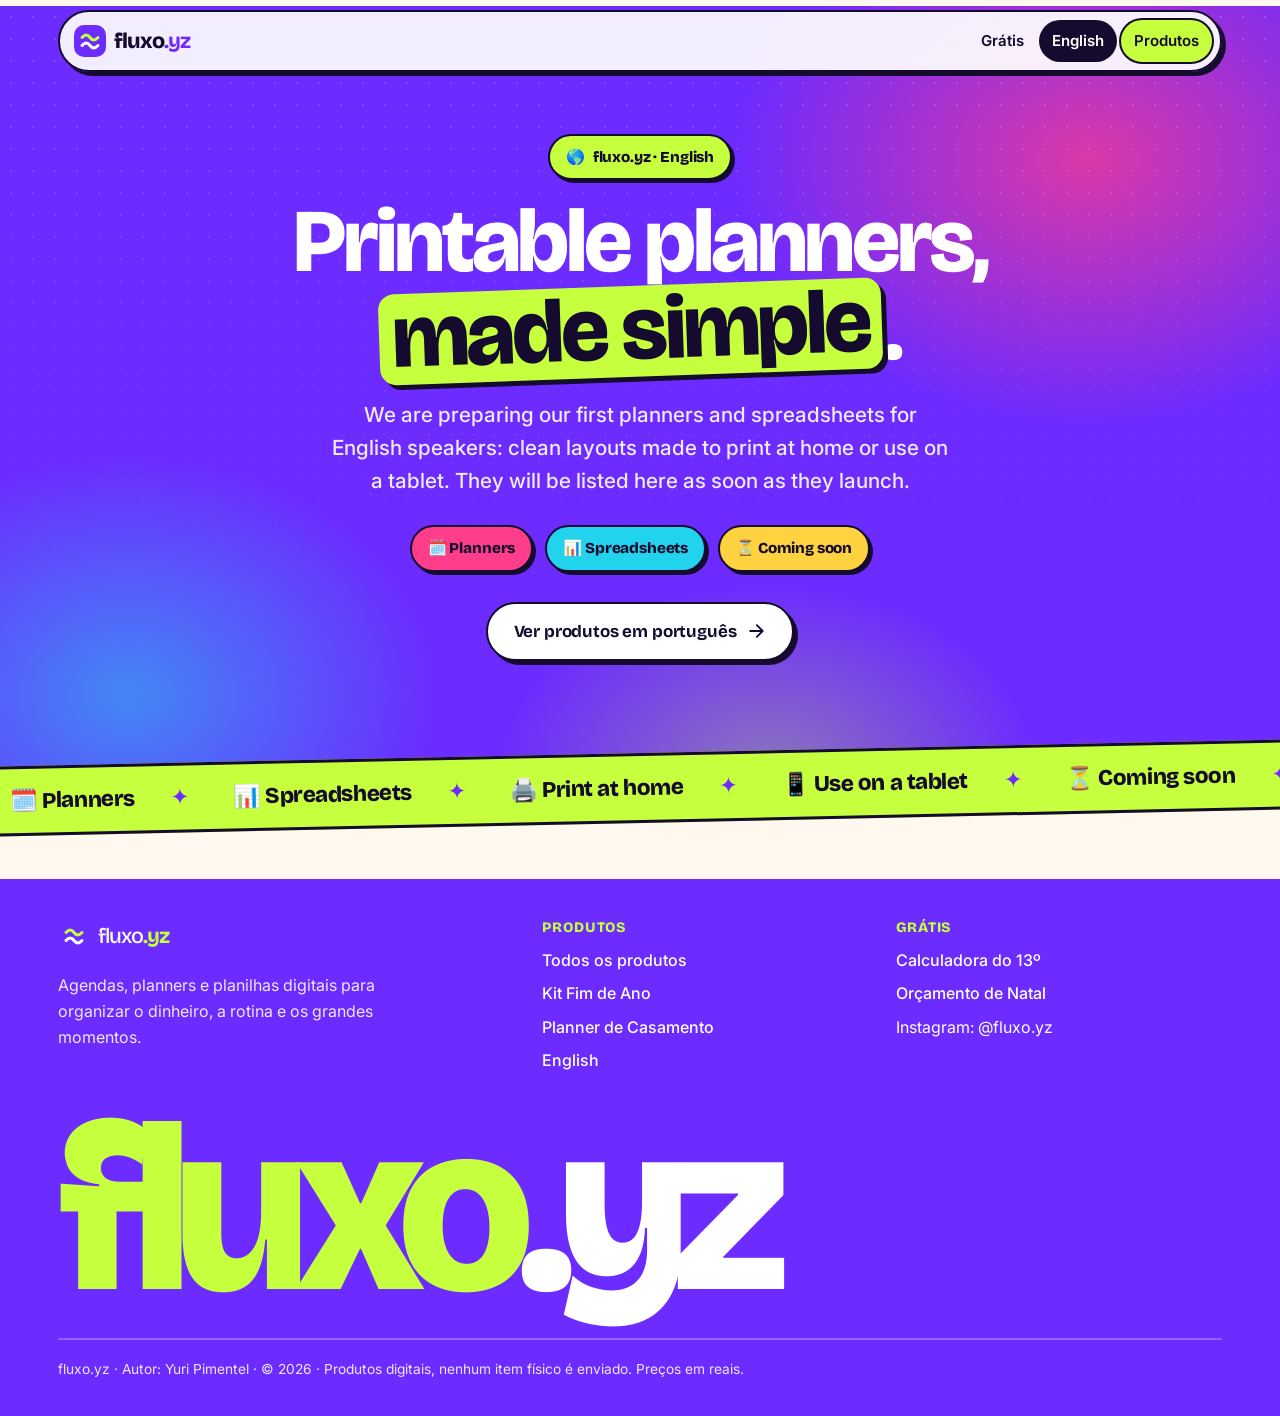
<file: en/index.html>
<!doctype html>
<html lang="en">
<head>
<meta charset="utf-8">
<meta name="viewport" content="width=device-width,initial-scale=1,viewport-fit=cover">
<title>fluxo.yz in English — printable planners (coming soon)</title>
<meta name="description" content="Printable planners and spreadsheets for English speakers, from fluxo.yz. Coming soon.">
<meta name="theme-color" content="#6C2BFF">
<meta name="robots" content="noindex">
<link rel="icon" href="../assets/favicon.svg" type="image/svg+xml">
<link rel="preconnect" href="https://fonts.googleapis.com">
<link rel="preconnect" href="https://fonts.gstatic.com" crossorigin>
<link rel="stylesheet" href="https://fonts.googleapis.com/css2?family=Bricolage+Grotesque:opsz,wght@12..96,600;12..96,700;12..96,800&family=Inter:wght@400;500;600;700&display=swap">
<link rel="stylesheet" href="../assets/site.css">
</head>
<body>
<a class="skip" href="#conteudo">Skip to content</a>
<header class="site-header"><div class="wrap"><div class="bar">
  <a class="logo" href="../index.html" aria-label="fluxo.yz, página inicial"><svg viewBox="0 0 32 32" aria-hidden="true"><rect width="32" height="32" rx="10" fill="#6C2BFF"/><path d="M8 12.5c3-3.2 5.6-3.2 8 0s5 3.2 8 0" fill="none" stroke="#C6FF3D" stroke-width="3" stroke-linecap="round"/><path d="M8 20.5c3-3.2 5.6-3.2 8 0s5 3.2 8 0" fill="none" stroke="#fff" stroke-width="3" stroke-linecap="round"/></svg><span>fluxo<b>.yz</b></span></a>
  <nav class="nav" aria-label="Principal">
    <a href="../index.html#gratis" class="hide-sm">Grátis</a>
    <a href="../en/index.html" class="hide-sm" aria-current="page">English</a>
    <a href="../ofertas/index.html" class="cta-nav">Produtos</a>
  </nav>
</div></div></header>
<main id="conteudo">
<section class="hero en-hero"><div class="wrap">
  <span class="sticker s-lime"><span class="emoji" aria-hidden="true">🌎</span>fluxo.yz · English</span>
  <h1>Printable planners, <span class="hl">made simple</span>.</h1>
  <p class="lead">We are preparing our first planners and spreadsheets for English speakers: clean layouts made to print at home or use on a tablet. They will be listed here as soon as they launch.</p>
  <div class="en-stickers" aria-hidden="true"><span class="sticker s-pink">🗓️ Planners</span><span class="sticker s-cyan">📊 Spreadsheets</span><span class="sticker s-sun">⏳ Coming soon</span></div>
  <div class="hero-ctas"><a class="btn btn-white" href="../ofertas/index.html" lang="pt-BR">Ver produtos em português <svg viewBox="0 0 24 24" fill="none" stroke="currentColor" stroke-width="2.2" stroke-linecap="round" stroke-linejoin="round" aria-hidden="true"><path d="M5 12h14M13 5l7 7-7 7"/></svg></a></div>
</div></section>
<div class="mq-wrap"><div class="marquee" role="region" aria-label="What is coming"><div class="marquee-track"><ul><li>🗓️ Planners</li><li>📊 Spreadsheets</li><li>🖨️ Print at home</li><li>📱 Use on a tablet</li><li>⏳ Coming soon</li></ul><ul aria-hidden="true"><li>🗓️ Planners</li><li>📊 Spreadsheets</li><li>🖨️ Print at home</li><li>📱 Use on a tablet</li><li>⏳ Coming soon</li></ul></div></div></div>
<div style="height:56px"></div>
</main>
<footer class="site-footer"><div class="wrap">
  <div class="cols">
    <div><a class="logo" href="../index.html"><svg viewBox="0 0 32 32" aria-hidden="true"><rect width="32" height="32" rx="10" fill="#6C2BFF"/><path d="M8 12.5c3-3.2 5.6-3.2 8 0s5 3.2 8 0" fill="none" stroke="#C6FF3D" stroke-width="3" stroke-linecap="round"/><path d="M8 20.5c3-3.2 5.6-3.2 8 0s5 3.2 8 0" fill="none" stroke="#fff" stroke-width="3" stroke-linecap="round"/></svg><span>fluxo<b>.yz</b></span></a>
      <p class="about">Agendas, planners e planilhas digitais para organizar o dinheiro, a rotina e os grandes momentos.</p></div>
    <div><h4>Produtos</h4><ul>
      <li><a href="../ofertas/index.html">Todos os produtos</a></li>
      <li><a href="../ofertas/fim-de-ano-sem-dividas.html">Kit Fim de Ano</a></li>
      <li><a href="../ofertas/planner-casamento.html">Planner de Casamento</a></li>
      <li><a href="../en/index.html">English</a></li></ul></div>
    <div><h4>Grátis</h4><ul>
      <li><a href="../calculadora-13o-salario/">Calculadora do 13º</a></li>
      <li><a href="../calculadora-orcamento-natal/">Orçamento de Natal</a></li>
      <li>Instagram: @fluxo.yz</li></ul></div>
  </div>
  <p class="footer-big" aria-hidden="true">fluxo<span>.yz</span></p>
  <div class="legal">fluxo.yz · Autor: Yuri Pimentel · © 2026 · Produtos digitais, nenhum item físico é enviado. Preços em reais.</div>
</div></footer>
</body></html>
</file>
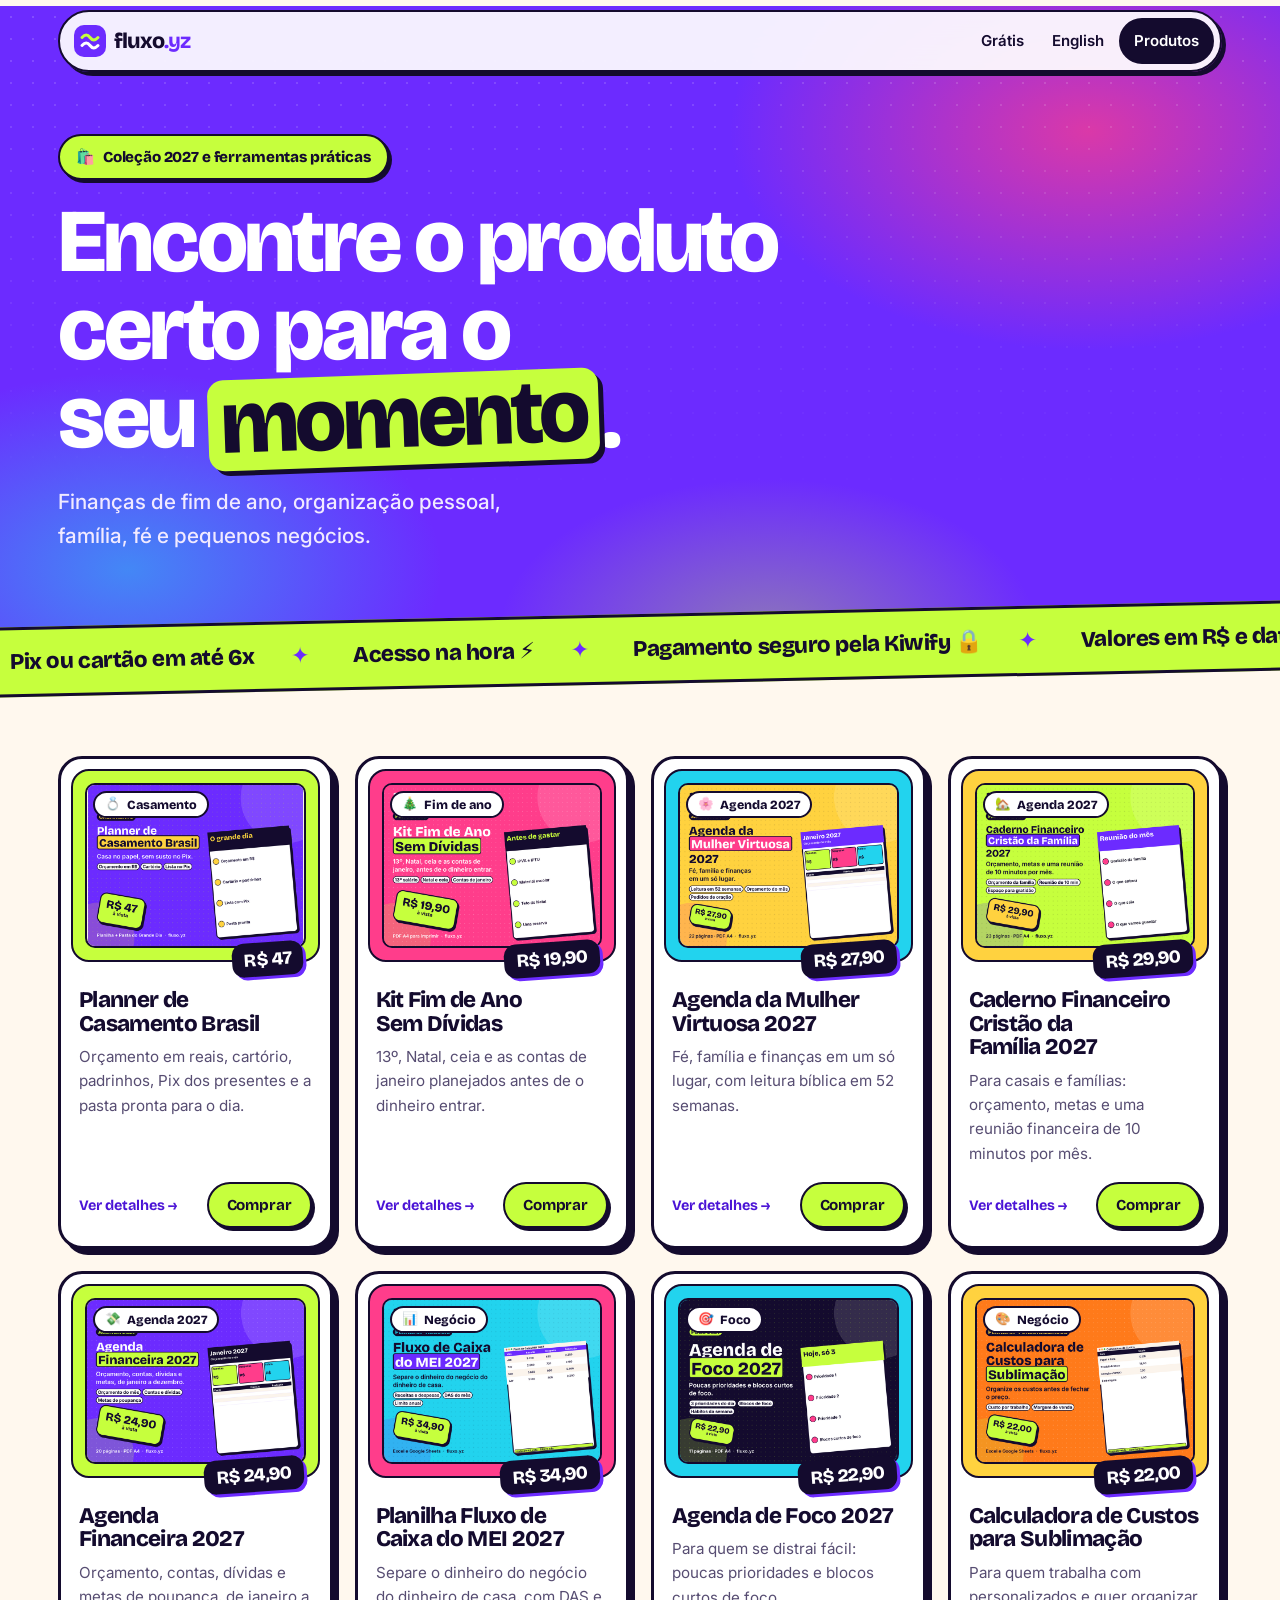
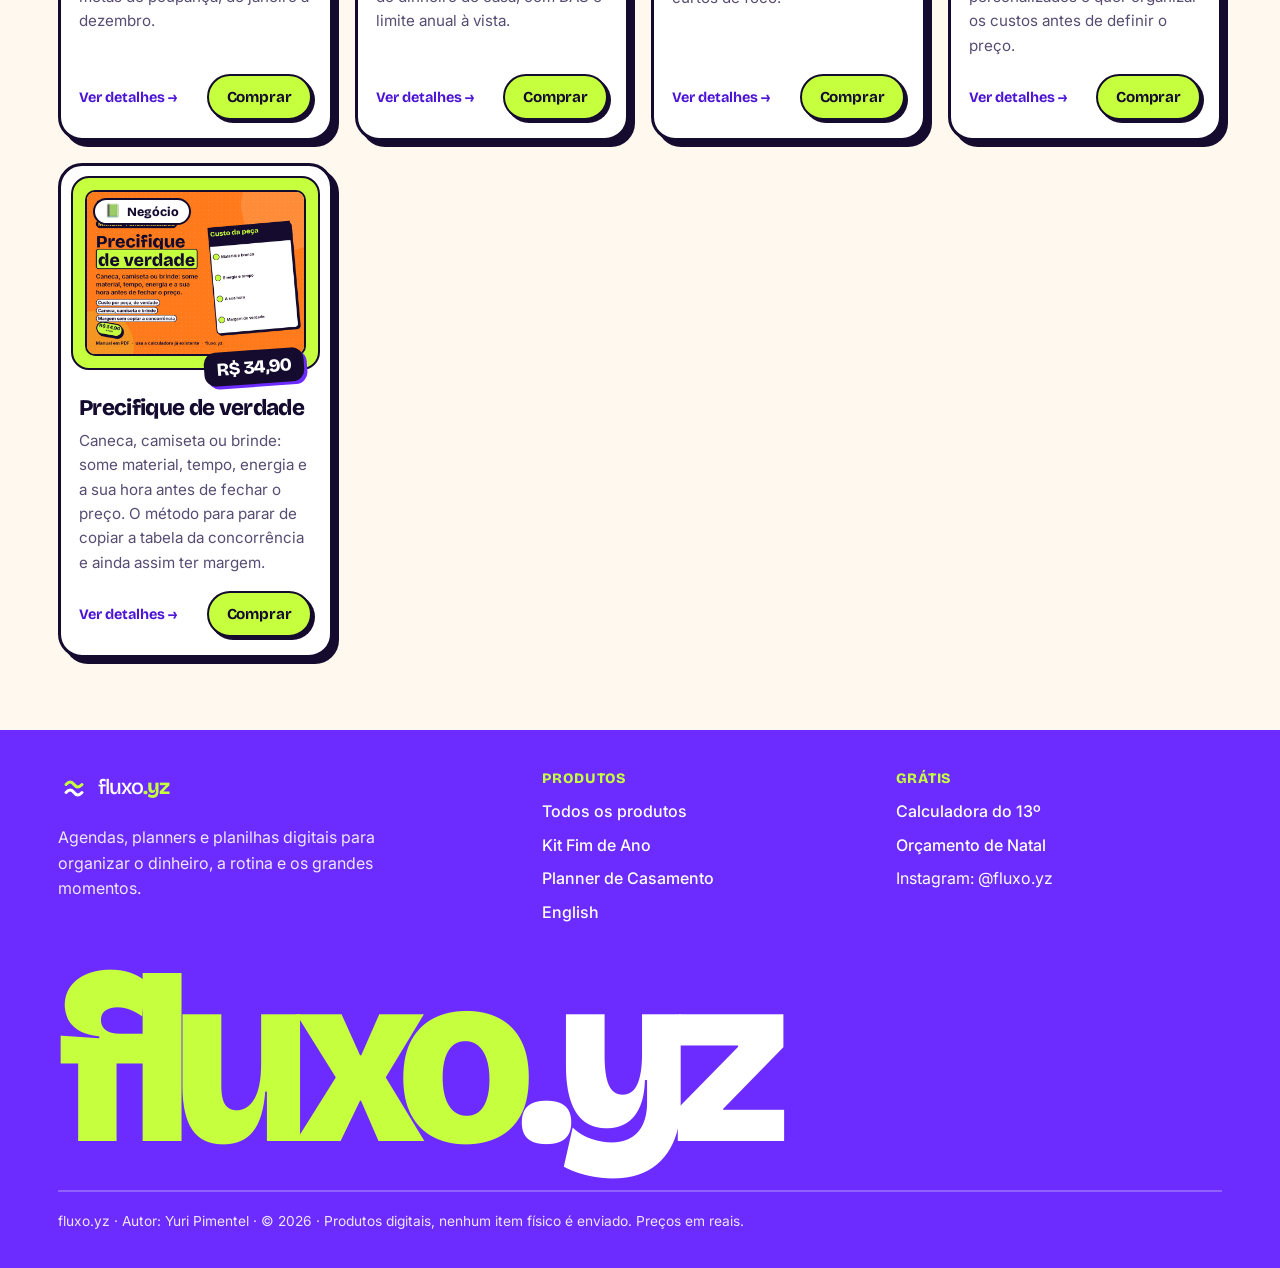
<file: ofertas/index.html>
<!doctype html>
<html lang="pt-BR">
<head>
<meta charset="utf-8">
<meta name="viewport" content="width=device-width,initial-scale=1,viewport-fit=cover">
<title>Produtos digitais | fluxo.yz</title>
<meta name="description" content="Ferramentas digitais de organização para o casamento, 2027, finanças, fé, foco e pequenos negócios.">
<meta name="theme-color" content="#6C2BFF">
<link rel="icon" href="../assets/favicon.svg" type="image/svg+xml">
<link rel="preconnect" href="https://fonts.googleapis.com">
<link rel="preconnect" href="https://fonts.gstatic.com" crossorigin>
<link rel="stylesheet" href="https://fonts.googleapis.com/css2?family=Bricolage+Grotesque:opsz,wght@12..96,600;12..96,700;12..96,800&family=Inter:wght@400;500;600;700&display=swap">
<link rel="stylesheet" href="../assets/site.css">
<meta property="og:title" content="fluxo.yz — produtos digitais">
<meta property="og:description" content="Organização para o ano, a família e o negócio.">
<meta property="og:url" content="https://fluxo.yurizanoni.com/ofertas/">
<link rel="canonical" href="https://fluxo.yurizanoni.com/ofertas/">
</head>
<body>
<a class="skip" href="#conteudo">Pular para o conteúdo</a>
<header class="site-header"><div class="wrap"><div class="bar">
  <a class="logo" href="../index.html" aria-label="fluxo.yz, página inicial"><svg viewBox="0 0 32 32" aria-hidden="true"><rect width="32" height="32" rx="10" fill="#6C2BFF"/><path d="M8 12.5c3-3.2 5.6-3.2 8 0s5 3.2 8 0" fill="none" stroke="#C6FF3D" stroke-width="3" stroke-linecap="round"/><path d="M8 20.5c3-3.2 5.6-3.2 8 0s5 3.2 8 0" fill="none" stroke="#fff" stroke-width="3" stroke-linecap="round"/></svg><span>fluxo<b>.yz</b></span></a>
  <nav class="nav" aria-label="Principal">
    <a href="../index.html#gratis" class="hide-sm">Grátis</a>
    <a href="../en/index.html" class="hide-sm">English</a>
    <a href="../ofertas/index.html" class="cta-nav" aria-current="page">Produtos</a>
  </nav>
</div></div></header>
<main id="conteudo">
<section class="hero" style="padding-bottom:80px"><div class="wrap">
  <span class="sticker s-lime"><span class="emoji" aria-hidden="true">🛍️</span>Coleção 2027 e ferramentas práticas</span>
  <h1 style="max-width:14ch">Encontre o produto certo para o seu <span class="hl">momento</span>.</h1>
  <p class="lead">Finanças de fim de ano, organização pessoal, família, fé e pequenos negócios.</p>
</div></section>
<div class="mq-wrap"><div class="marquee" role="region" aria-label="Como a compra funciona"><div class="marquee-track"><ul><li>Pix ou cartão em até 6x</li><li>Acesso na hora ⚡</li><li>Pagamento seguro pela Kiwify 🔒</li><li>Valores em R$ e datas em dd/mm</li><li>Feito para o Brasil 🇧🇷</li><li>Imprima em casa 🖨️</li><li>Planilhas no Excel e Google Sheets</li></ul><ul aria-hidden="true"><li>Pix ou cartão em até 6x</li><li>Acesso na hora ⚡</li><li>Pagamento seguro pela Kiwify 🔒</li><li>Valores em R$ e datas em dd/mm</li><li>Feito para o Brasil 🇧🇷</li><li>Imprima em casa 🖨️</li><li>Planilhas no Excel e Google Sheets</li></ul></div></div></div>
<section class="section"><div class="wrap"><div class="grid grid-4">
<article class="card" data-cat="casamento">
  <div class="thumb contain"><span class="cat"><span class="emoji" aria-hidden="true">💍</span>Casamento</span><img src="../assets/img/planner-casamento.png" width="760" height="570" alt="Planner de Casamento Brasil — Planilha + Pasta do Grande Dia" loading="lazy" decoding="async"><span class="price-tag">R$ 47</span></div>
  <div class="content">
    <h3><a href="../ofertas/planner-casamento.html">Planner de Casamento Brasil</a></h3>
    <p>Orçamento em reais, cartório, padrinhos, Pix dos presentes e a pasta pronta para o dia.</p>
    <div class="meta"><span class="see">Ver detalhes →</span><a class="btn btn-lime btn-sm buy" href="https://pay.kiwify.com.br/seXAGSn?utm_source=site&amp;utm_medium=pagina-produto&amp;utm_campaign=casamento" aria-label="Comprar Planner de Casamento Brasil — Planilha + Pasta do Grande Dia por R$ 47">Comprar</a></div>
  </div>
</article><article class="card" data-cat="fim">
  <div class="thumb"><span class="cat"><span class="emoji" aria-hidden="true">🎄</span>Fim de ano</span><img src="../assets/img/kit-fim-de-ano.png" width="760" height="570" alt="Kit Fim de Ano Sem Dívidas" loading="lazy" decoding="async"><span class="price-tag">R$ 19,90</span></div>
  <div class="content">
    <h3><a href="../ofertas/fim-de-ano-sem-dividas.html">Kit Fim de Ano Sem Dívidas</a></h3>
    <p>13º, Natal, ceia e as contas de janeiro planejados antes de o dinheiro entrar.</p>
    <div class="meta"><span class="see">Ver detalhes →</span><a class="btn btn-lime btn-sm buy" href="https://pay.kiwify.com.br/gpDDOzI" aria-label="Comprar Kit Fim de Ano Sem Dívidas por R$ 19,90">Comprar</a></div>
  </div>
</article><article class="card" data-cat="ano">
  <div class="thumb"><span class="cat"><span class="emoji" aria-hidden="true">🌸</span>Agenda 2027</span><img src="../assets/img/mulher-virtuosa-2027.png" width="760" height="570" alt="Agenda da Mulher Virtuosa 2027" loading="lazy" decoding="async"><span class="price-tag">R$ 27,90</span></div>
  <div class="content">
    <h3><a href="../ofertas/mulher-virtuosa-2027.html">Agenda da Mulher Virtuosa 2027</a></h3>
    <p>Fé, família e finanças em um só lugar, com leitura bíblica em 52 semanas.</p>
    <div class="meta"><span class="see">Ver detalhes →</span><a class="btn btn-lime btn-sm buy" href="https://pay.kiwify.com.br/ndzrZaI" aria-label="Comprar Agenda da Mulher Virtuosa 2027 por R$ 27,90">Comprar</a></div>
  </div>
</article><article class="card" data-cat="ano">
  <div class="thumb"><span class="cat"><span class="emoji" aria-hidden="true">🏡</span>Agenda 2027</span><img src="../assets/img/familia-crista-2027.png" width="760" height="570" alt="Caderno Financeiro Cristão da Família 2027" loading="lazy" decoding="async"><span class="price-tag">R$ 29,90</span></div>
  <div class="content">
    <h3><a href="../ofertas/familia-crista-2027.html">Caderno Financeiro Cristão da Família 2027</a></h3>
    <p>Para casais e famílias: orçamento, metas e uma reunião financeira de 10 minutos por mês.</p>
    <div class="meta"><span class="see">Ver detalhes →</span><a class="btn btn-lime btn-sm buy" href="https://pay.kiwify.com.br/xUQPfjQ" aria-label="Comprar Caderno Financeiro Cristão da Família 2027 por R$ 29,90">Comprar</a></div>
  </div>
</article><article class="card" data-cat="ano">
  <div class="thumb"><span class="cat"><span class="emoji" aria-hidden="true">💸</span>Agenda 2027</span><img src="../assets/img/agenda-financeira-2027.png" width="760" height="570" alt="Agenda Financeira 2027" loading="lazy" decoding="async"><span class="price-tag">R$ 24,90</span></div>
  <div class="content">
    <h3><a href="../ofertas/agenda-financeira-2027.html">Agenda Financeira 2027</a></h3>
    <p>Orçamento, contas, dívidas e metas de poupança, de janeiro a dezembro.</p>
    <div class="meta"><span class="see">Ver detalhes →</span><a class="btn btn-lime btn-sm buy" href="https://pay.kiwify.com.br/mEySs1c" aria-label="Comprar Agenda Financeira 2027 por R$ 24,90">Comprar</a></div>
  </div>
</article><article class="card" data-cat="negocio">
  <div class="thumb"><span class="cat"><span class="emoji" aria-hidden="true">📊</span>Negócio</span><img src="../assets/img/fluxo-caixa-mei-2027.png" width="760" height="570" alt="Planilha Fluxo de Caixa do MEI 2027" loading="lazy" decoding="async"><span class="price-tag">R$ 34,90</span></div>
  <div class="content">
    <h3><a href="../ofertas/fluxo-caixa-mei-2027.html">Planilha Fluxo de Caixa do MEI 2027</a></h3>
    <p>Separe o dinheiro do negócio do dinheiro de casa, com DAS e limite anual à vista.</p>
    <div class="meta"><span class="see">Ver detalhes →</span><a class="btn btn-lime btn-sm buy" href="https://pay.kiwify.com.br/rLqLBRg" aria-label="Comprar Planilha Fluxo de Caixa do MEI 2027 por R$ 34,90">Comprar</a></div>
  </div>
</article><article class="card" data-cat="foco">
  <div class="thumb"><span class="cat"><span class="emoji" aria-hidden="true">🎯</span>Foco</span><img src="../assets/img/agenda-foco-2027.png" width="760" height="570" alt="Agenda de Foco 2027" loading="lazy" decoding="async"><span class="price-tag">R$ 22,90</span></div>
  <div class="content">
    <h3><a href="../ofertas/agenda-foco-2027.html">Agenda de Foco 2027</a></h3>
    <p>Para quem se distrai fácil: poucas prioridades e blocos curtos de foco.</p>
    <div class="meta"><span class="see">Ver detalhes →</span><a class="btn btn-lime btn-sm buy" href="https://pay.kiwify.com.br/nKPD2Nx" aria-label="Comprar Agenda de Foco 2027 por R$ 22,90">Comprar</a></div>
  </div>
</article><article class="card" data-cat="negocio">
  <div class="thumb"><span class="cat"><span class="emoji" aria-hidden="true">🎨</span>Negócio</span><img src="../assets/img/custos-sublimacao.png" width="760" height="570" alt="Ilustração da Calculadora de Custos para Sublimação" loading="lazy" decoding="async"><span class="price-tag">R$ 22,00</span></div>
  <div class="content">
    <h3><a href="../ofertas/custos-sublimacao.html">Calculadora de Custos para Sublimação</a></h3>
    <p>Para quem trabalha com personalizados e quer organizar os custos antes de definir o preço.</p>
    <div class="meta"><span class="see">Ver detalhes →</span><a class="btn btn-lime btn-sm buy" href="https://pay.kiwify.com.br/ODxu8qK" aria-label="Comprar Calculadora de Custos para Sublimação por R$ 22,00">Comprar</a></div>
  </div>
</article><article class="card" data-cat="negocio">
  <div class="thumb"><span class="cat"><span class="emoji" aria-hidden="true">📗</span>Negócio</span><img src="../assets/img/precifique-de-verdade.png" width="760" height="570" alt="Precifique de verdade — Manual de custos para sublimação e personalizados" loading="lazy" decoding="async"><span class="price-tag">R$ 34,90</span></div>
  <div class="content">
    <h3><a href="../ofertas/precifique-de-verdade.html">Precifique de verdade</a></h3>
    <p>Caneca, camiseta ou brinde: some material, tempo, energia e a sua hora antes de fechar o preço. O método para parar de copiar a tabela da concorrência e ainda assim ter margem.</p>
    <div class="meta"><span class="see">Ver detalhes →</span><a class="btn btn-lime btn-sm buy" href="https://pay.kiwify.com.br/BocbujH" aria-label="Comprar Precifique de verdade por R$ 34,90">Comprar</a></div>
  </div>
</article>
</div></div></section>
</main>
<footer class="site-footer"><div class="wrap">
  <div class="cols">
    <div><a class="logo" href="../index.html"><svg viewBox="0 0 32 32" aria-hidden="true"><rect width="32" height="32" rx="10" fill="#6C2BFF"/><path d="M8 12.5c3-3.2 5.6-3.2 8 0s5 3.2 8 0" fill="none" stroke="#C6FF3D" stroke-width="3" stroke-linecap="round"/><path d="M8 20.5c3-3.2 5.6-3.2 8 0s5 3.2 8 0" fill="none" stroke="#fff" stroke-width="3" stroke-linecap="round"/></svg><span>fluxo<b>.yz</b></span></a>
      <p class="about">Agendas, planners e planilhas digitais para organizar o dinheiro, a rotina e os grandes momentos.</p></div>
    <div><h4>Produtos</h4><ul>
      <li><a href="../ofertas/index.html">Todos os produtos</a></li>
      <li><a href="../ofertas/fim-de-ano-sem-dividas.html">Kit Fim de Ano</a></li>
      <li><a href="../ofertas/planner-casamento.html">Planner de Casamento</a></li>
      <li><a href="../en/index.html">English</a></li></ul></div>
    <div><h4>Grátis</h4><ul>
      <li><a href="../calculadora-13o-salario/">Calculadora do 13º</a></li>
      <li><a href="../calculadora-orcamento-natal/">Orçamento de Natal</a></li>
      <li>Instagram: @fluxo.yz</li></ul></div>
  </div>
  <p class="footer-big" aria-hidden="true">fluxo<span>.yz</span></p>
  <div class="legal">fluxo.yz · Autor: Yuri Pimentel · © 2026 · Produtos digitais, nenhum item físico é enviado. Preços em reais.</div>
</div></footer>
</body></html>
</file>
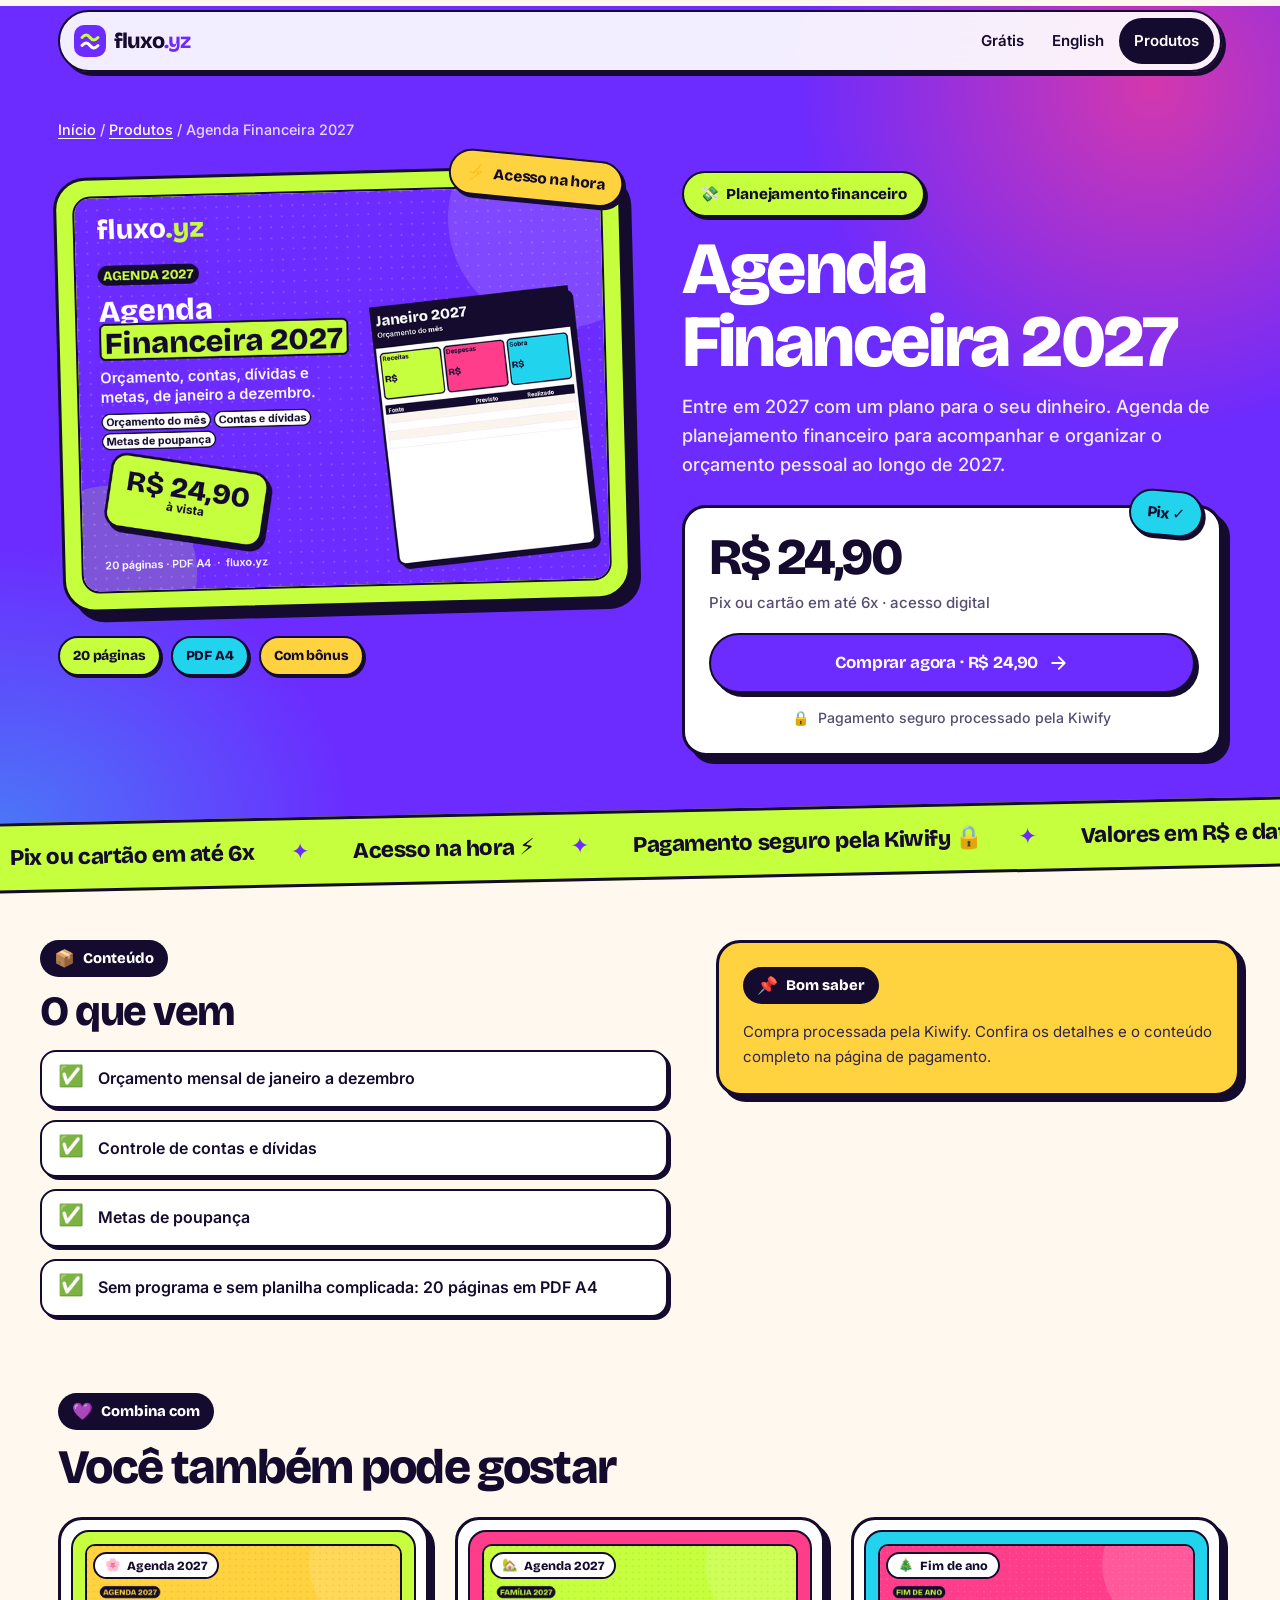
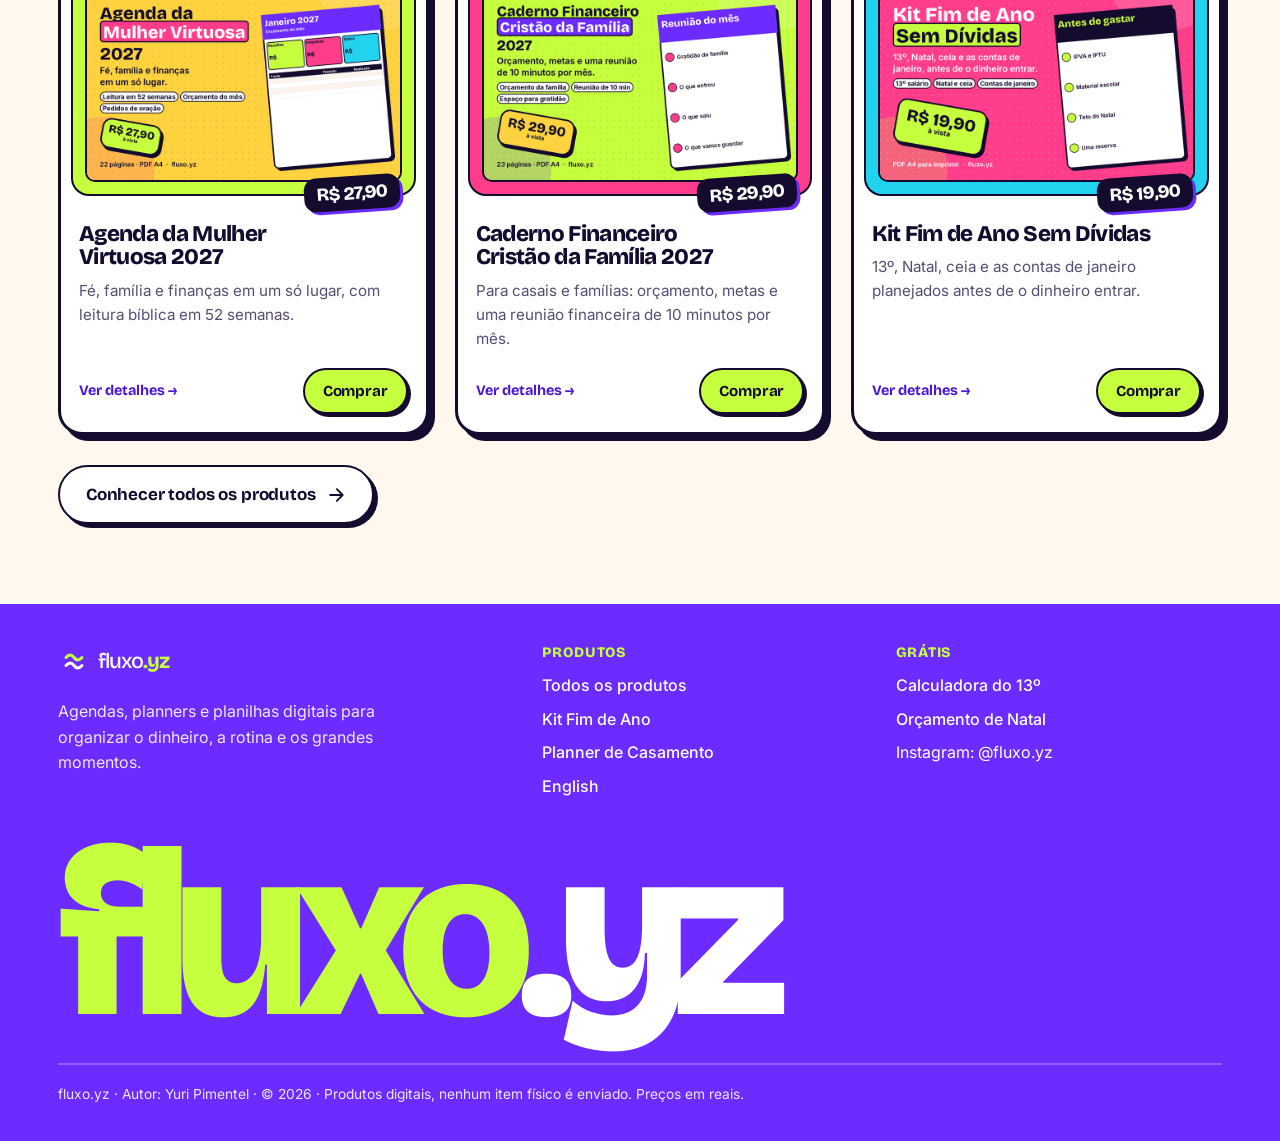
<file: ofertas/agenda-financeira-2027.html>
<!doctype html>
<html lang="pt-BR">
<head>
<meta charset="utf-8">
<meta name="viewport" content="width=device-width,initial-scale=1,viewport-fit=cover">
<title>Agenda Financeira 2027 | fluxo.yz</title>
<meta name="description" content="Agenda de planejamento financeiro para acompanhar e organizar o orçamento pessoal ao longo de 2027.">
<meta name="theme-color" content="#6C2BFF">
<link rel="icon" href="../assets/favicon.svg" type="image/svg+xml">
<link rel="preconnect" href="https://fonts.googleapis.com">
<link rel="preconnect" href="https://fonts.gstatic.com" crossorigin>
<link rel="stylesheet" href="https://fonts.googleapis.com/css2?family=Bricolage+Grotesque:opsz,wght@12..96,600;12..96,700;12..96,800&family=Inter:wght@400;500;600;700&display=swap">
<link rel="stylesheet" href="../assets/site.css">
<meta property="og:type" content="product">
<meta property="og:locale" content="pt_BR">
<meta property="og:site_name" content="fluxo.yz">
<meta property="og:title" content="Agenda Financeira 2027 — R$ 24,90">
<meta property="og:description" content="Agenda de planejamento financeiro para acompanhar e organizar o orçamento pessoal ao longo de 2027.">
<meta property="og:url" content="https://fluxo.yurizanoni.com/ofertas/agenda-financeira-2027.html">
<link rel="canonical" href="https://fluxo.yurizanoni.com/ofertas/agenda-financeira-2027.html">
<script type="application/ld+json">{"@context": "https://schema.org", "@type": "Product", "name": "Agenda Financeira 2027", "description": "Agenda de planejamento financeiro para acompanhar e organizar o orçamento pessoal ao longo de 2027.", "offers": {"@type": "Offer", "price": "24.90", "priceCurrency": "BRL", "url": "https://pay.kiwify.com.br/mEySs1c", "availability": "https://schema.org/InStock"}, "brand": {"@type": "Brand", "name": "fluxo.yz"}}</script>
</head>
<body>
<a class="skip" href="#conteudo">Pular para o conteúdo</a>
<header class="site-header"><div class="wrap"><div class="bar">
  <a class="logo" href="../index.html" aria-label="fluxo.yz, página inicial"><svg viewBox="0 0 32 32" aria-hidden="true"><rect width="32" height="32" rx="10" fill="#6C2BFF"/><path d="M8 12.5c3-3.2 5.6-3.2 8 0s5 3.2 8 0" fill="none" stroke="#C6FF3D" stroke-width="3" stroke-linecap="round"/><path d="M8 20.5c3-3.2 5.6-3.2 8 0s5 3.2 8 0" fill="none" stroke="#fff" stroke-width="3" stroke-linecap="round"/></svg><span>fluxo<b>.yz</b></span></a>
  <nav class="nav" aria-label="Principal">
    <a href="../index.html#gratis" class="hide-sm">Grátis</a>
    <a href="../en/index.html" class="hide-sm">English</a>
    <a href="../ofertas/index.html" class="cta-nav" aria-current="page">Produtos</a>
  </nav>
</div></div></header>
<main id="conteudo">
<section class="pdp-hero"><div class="wrap">
  <nav class="crumbs" aria-label="Você está em"><a href="../index.html">Início</a> / <a href="index.html">Produtos</a> / <span>Agenda Financeira 2027</span></nav>
  <div class="pdp">
    <div>
      <div class="stage"><img src="../assets/img/agenda-financeira-2027.png" width="760" height="570" alt="Agenda Financeira 2027" loading="eager" fetchpriority="high" decoding="async"><span class="sticker s-sun st2"><span class="emoji" aria-hidden="true">⚡</span>Acesso na hora</span></div>
      <div class="facts"><span class="sticker s-lime">20 páginas</span><span class="sticker s-cyan">PDF A4</span><span class="sticker s-sun">Com bônus</span></div>
    </div>
    <div>
      <span class="sticker s-lime"><span class="emoji" aria-hidden="true">💸</span>Planejamento financeiro</span>
      <h1>Agenda Financeira 2027</h1>
      <p class="lede">Entre em 2027 com um plano para o seu dinheiro. Agenda de planejamento financeiro para acompanhar e organizar o orçamento pessoal ao longo de 2027.</p>
      <div class="buybox">
        <span class="sticker s-cyan tag-hot">Pix ✓</span>
        <div class="price">R$ 24,90</div>
        <div class="price-sub">Pix ou cartão em até 6x · acesso digital</div>
        <a class="btn btn-violet" id="buy" href="https://pay.kiwify.com.br/mEySs1c" rel="nofollow">Comprar agora · R$ 24,90 <svg viewBox="0 0 24 24" fill="none" stroke="currentColor" stroke-width="2.2" stroke-linecap="round" stroke-linejoin="round" aria-hidden="true"><path d="M5 12h14M13 5l7 7-7 7"/></svg></a>
        
        <div class="sec"><span class="emoji" aria-hidden="true">🔒</span>Pagamento seguro processado pela Kiwify</div>
      </div>
    </div>
  </div>
</div></section>
<div class="mq-wrap"><div class="marquee" role="region" aria-label="Como a compra funciona"><div class="marquee-track"><ul><li>Pix ou cartão em até 6x</li><li>Acesso na hora ⚡</li><li>Pagamento seguro pela Kiwify 🔒</li><li>Valores em R$ e datas em dd/mm</li><li>Feito para o Brasil 🇧🇷</li><li>Imprima em casa 🖨️</li><li>Planilhas no Excel e Google Sheets</li></ul><ul aria-hidden="true"><li>Pix ou cartão em até 6x</li><li>Acesso na hora ⚡</li><li>Pagamento seguro pela Kiwify 🔒</li><li>Valores em R$ e datas em dd/mm</li><li>Feito para o Brasil 🇧🇷</li><li>Imprima em casa 🖨️</li><li>Planilhas no Excel e Google Sheets</li></ul></div></div></div>
<div class="wrap pdp-body">
  <div class="includes"><span class="kicker"><span class="emoji" aria-hidden="true">📦</span>Conteúdo</span><h2>O que vem</h2><ul><li><span class="emoji" aria-hidden="true">✅</span><span>Orçamento mensal de janeiro a dezembro</span></li><li><span class="emoji" aria-hidden="true">✅</span><span>Controle de contas e dívidas</span></li><li><span class="emoji" aria-hidden="true">✅</span><span>Metas de poupança</span></li><li><span class="emoji" aria-hidden="true">✅</span><span>Sem programa e sem planilha complicada: 20 páginas em PDF A4</span></li></ul></div>
  <div class="notes"><span class="kicker"><span class="emoji" aria-hidden="true">📌</span>Bom saber</span><div style="margin-top:16px"><p class="note">Compra processada pela Kiwify. Confira os detalhes e o conteúdo completo na página de pagamento.</p></div></div>
</div>
<section class="related"><div class="wrap"><span class="kicker"><span class="emoji" aria-hidden="true">💜</span>Combina com</span><h2>Você também pode gostar</h2><div class="grid">
<article class="card" data-cat="ano">
  <div class="thumb"><span class="cat"><span class="emoji" aria-hidden="true">🌸</span>Agenda 2027</span><img src="../assets/img/mulher-virtuosa-2027.png" width="760" height="570" alt="Agenda da Mulher Virtuosa 2027" loading="lazy" decoding="async"><span class="price-tag">R$ 27,90</span></div>
  <div class="content">
    <h3><a href="../ofertas/mulher-virtuosa-2027.html">Agenda da Mulher Virtuosa 2027</a></h3>
    <p>Fé, família e finanças em um só lugar, com leitura bíblica em 52 semanas.</p>
    <div class="meta"><span class="see">Ver detalhes →</span><a class="btn btn-lime btn-sm buy" href="https://pay.kiwify.com.br/ndzrZaI" aria-label="Comprar Agenda da Mulher Virtuosa 2027 por R$ 27,90">Comprar</a></div>
  </div>
</article><article class="card" data-cat="ano">
  <div class="thumb"><span class="cat"><span class="emoji" aria-hidden="true">🏡</span>Agenda 2027</span><img src="../assets/img/familia-crista-2027.png" width="760" height="570" alt="Caderno Financeiro Cristão da Família 2027" loading="lazy" decoding="async"><span class="price-tag">R$ 29,90</span></div>
  <div class="content">
    <h3><a href="../ofertas/familia-crista-2027.html">Caderno Financeiro Cristão da Família 2027</a></h3>
    <p>Para casais e famílias: orçamento, metas e uma reunião financeira de 10 minutos por mês.</p>
    <div class="meta"><span class="see">Ver detalhes →</span><a class="btn btn-lime btn-sm buy" href="https://pay.kiwify.com.br/xUQPfjQ" aria-label="Comprar Caderno Financeiro Cristão da Família 2027 por R$ 29,90">Comprar</a></div>
  </div>
</article><article class="card" data-cat="fim">
  <div class="thumb"><span class="cat"><span class="emoji" aria-hidden="true">🎄</span>Fim de ano</span><img src="../assets/img/kit-fim-de-ano.png" width="760" height="570" alt="Kit Fim de Ano Sem Dívidas" loading="lazy" decoding="async"><span class="price-tag">R$ 19,90</span></div>
  <div class="content">
    <h3><a href="../ofertas/fim-de-ano-sem-dividas.html">Kit Fim de Ano Sem Dívidas</a></h3>
    <p>13º, Natal, ceia e as contas de janeiro planejados antes de o dinheiro entrar.</p>
    <div class="meta"><span class="see">Ver detalhes →</span><a class="btn btn-lime btn-sm buy" href="https://pay.kiwify.com.br/gpDDOzI" aria-label="Comprar Kit Fim de Ano Sem Dívidas por R$ 19,90">Comprar</a></div>
  </div>
</article>
</div><p style="margin-top:30px"><a class="btn btn-white" href="index.html">Conhecer todos os produtos <svg viewBox="0 0 24 24" fill="none" stroke="currentColor" stroke-width="2.2" stroke-linecap="round" stroke-linejoin="round" aria-hidden="true"><path d="M5 12h14M13 5l7 7-7 7"/></svg></a></p></div></section>
</main>
<div class="sticky-buy" id="sticky-buy" aria-hidden="true"><div class="t"><span>Agenda Financeira 2027</span><b>R$ 24,90</b></div><a class="btn btn-lime btn-sm" id="buy-m" href="https://pay.kiwify.com.br/mEySs1c" rel="nofollow" tabindex="-1">Comprar</a></div>
<footer class="site-footer"><div class="wrap">
  <div class="cols">
    <div><a class="logo" href="../index.html"><svg viewBox="0 0 32 32" aria-hidden="true"><rect width="32" height="32" rx="10" fill="#6C2BFF"/><path d="M8 12.5c3-3.2 5.6-3.2 8 0s5 3.2 8 0" fill="none" stroke="#C6FF3D" stroke-width="3" stroke-linecap="round"/><path d="M8 20.5c3-3.2 5.6-3.2 8 0s5 3.2 8 0" fill="none" stroke="#fff" stroke-width="3" stroke-linecap="round"/></svg><span>fluxo<b>.yz</b></span></a>
      <p class="about">Agendas, planners e planilhas digitais para organizar o dinheiro, a rotina e os grandes momentos.</p></div>
    <div><h4>Produtos</h4><ul>
      <li><a href="../ofertas/index.html">Todos os produtos</a></li>
      <li><a href="../ofertas/fim-de-ano-sem-dividas.html">Kit Fim de Ano</a></li>
      <li><a href="../ofertas/planner-casamento.html">Planner de Casamento</a></li>
      <li><a href="../en/index.html">English</a></li></ul></div>
    <div><h4>Grátis</h4><ul>
      <li><a href="../calculadora-13o-salario/">Calculadora do 13º</a></li>
      <li><a href="../calculadora-orcamento-natal/">Orçamento de Natal</a></li>
      <li>Instagram: @fluxo.yz</li></ul></div>
  </div>
  <p class="footer-big" aria-hidden="true">fluxo<span>.yz</span></p>
  <div class="legal">fluxo.yz · Autor: Yuri Pimentel · © 2026 · Produtos digitais, nenhum item físico é enviado. Preços em reais.</div>
</div></footer>
<script>(function(){var a=document.getElementById("buy"),q=new URLSearchParams(location.search),allowed=["utm_source","utm_medium","utm_campaign","utm_content","utm_term"];var d=new URL(a.href);allowed.forEach(function(k){if(q.has(k))d.searchParams.set(k,q.get(k).slice(0,120))});if(!q.has("utm_source"))d.searchParams.set("utm_source","fluxo_ofertas");d.searchParams.set("utm_content","agenda-financeira-2027");a.href=d.toString()})()</script>
<script>(function(){var b=document.getElementById("buy"),s=document.getElementById("sticky-buy"),m=document.getElementById("buy-m");if(!b||!s)return;m.href=b.href;new MutationObserver(function(){m.href=b.href}).observe(b,{attributes:true,attributeFilter:["href"]});if("IntersectionObserver"in window){new IntersectionObserver(function(e){s.classList.toggle("show",!e[0].isIntersecting&&e[0].boundingClientRect.top<0)}).observe(b)}})()</script>
</body></html>
</file>
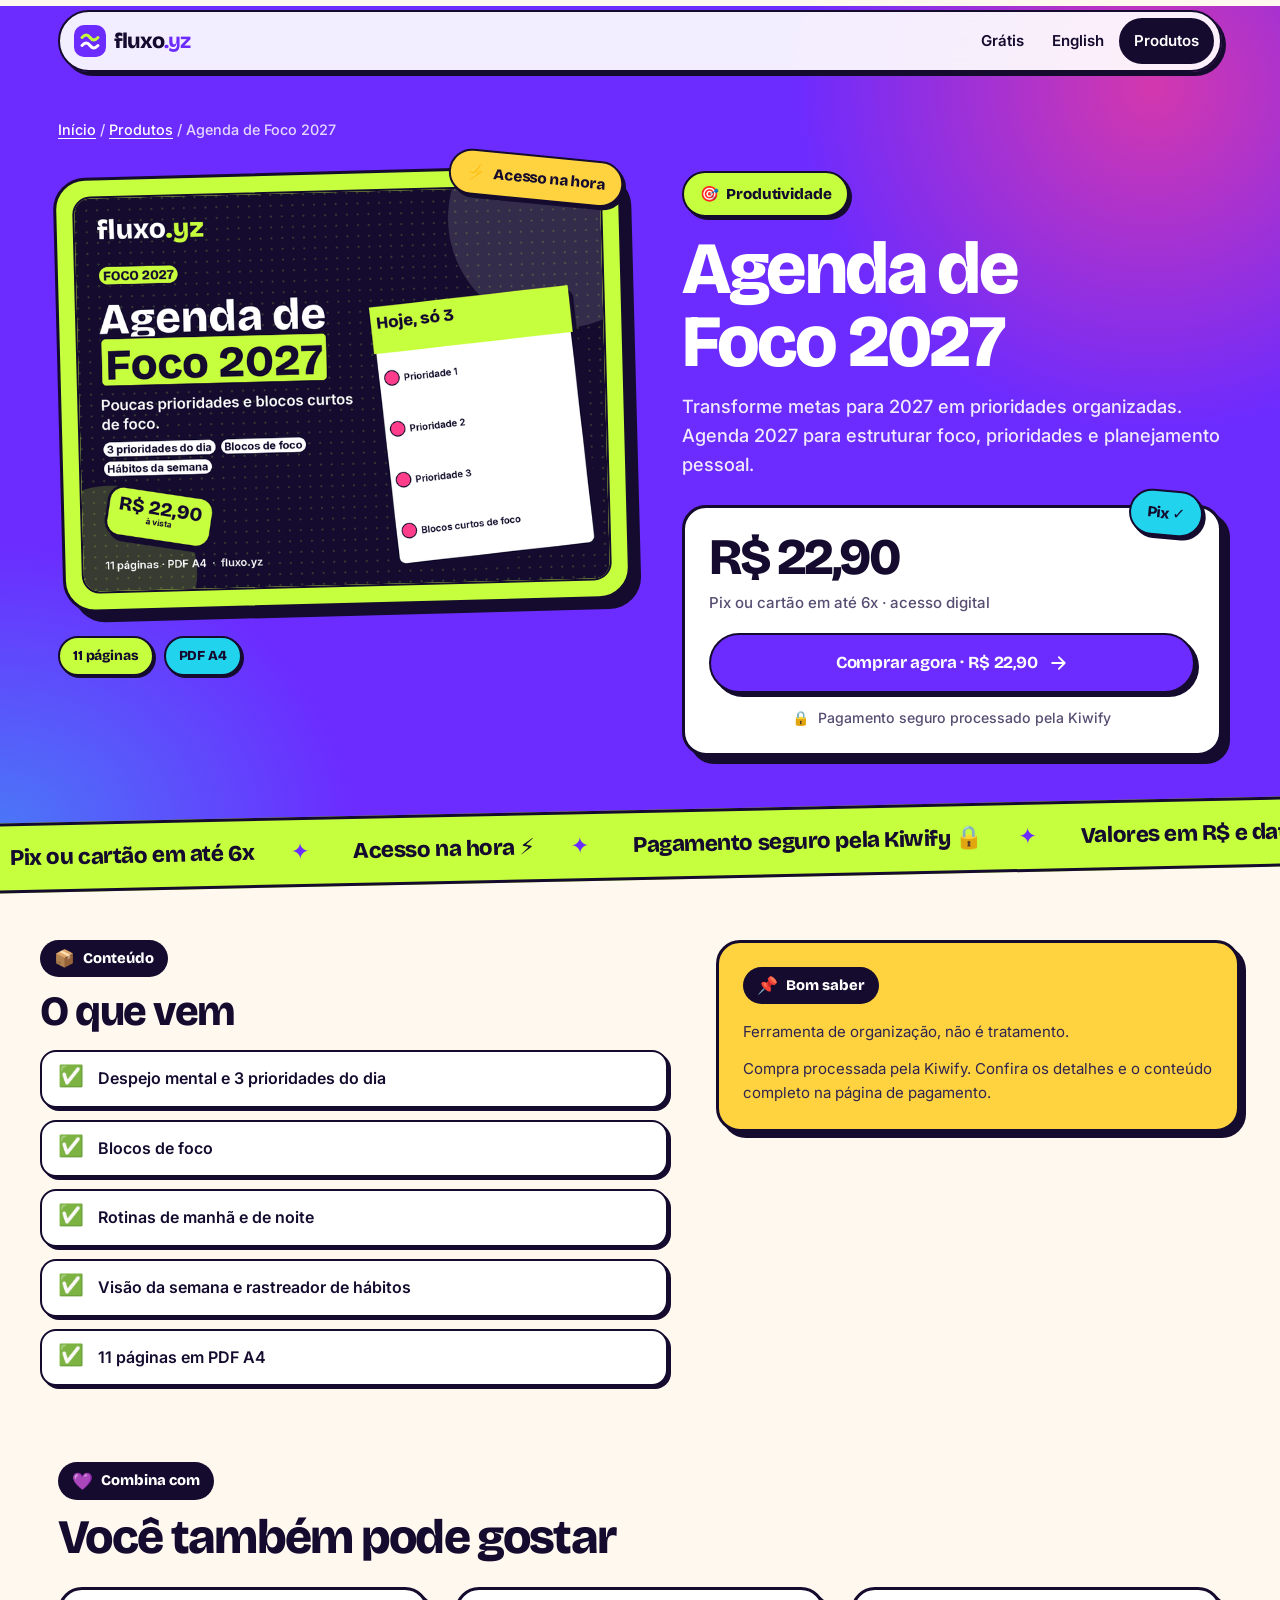
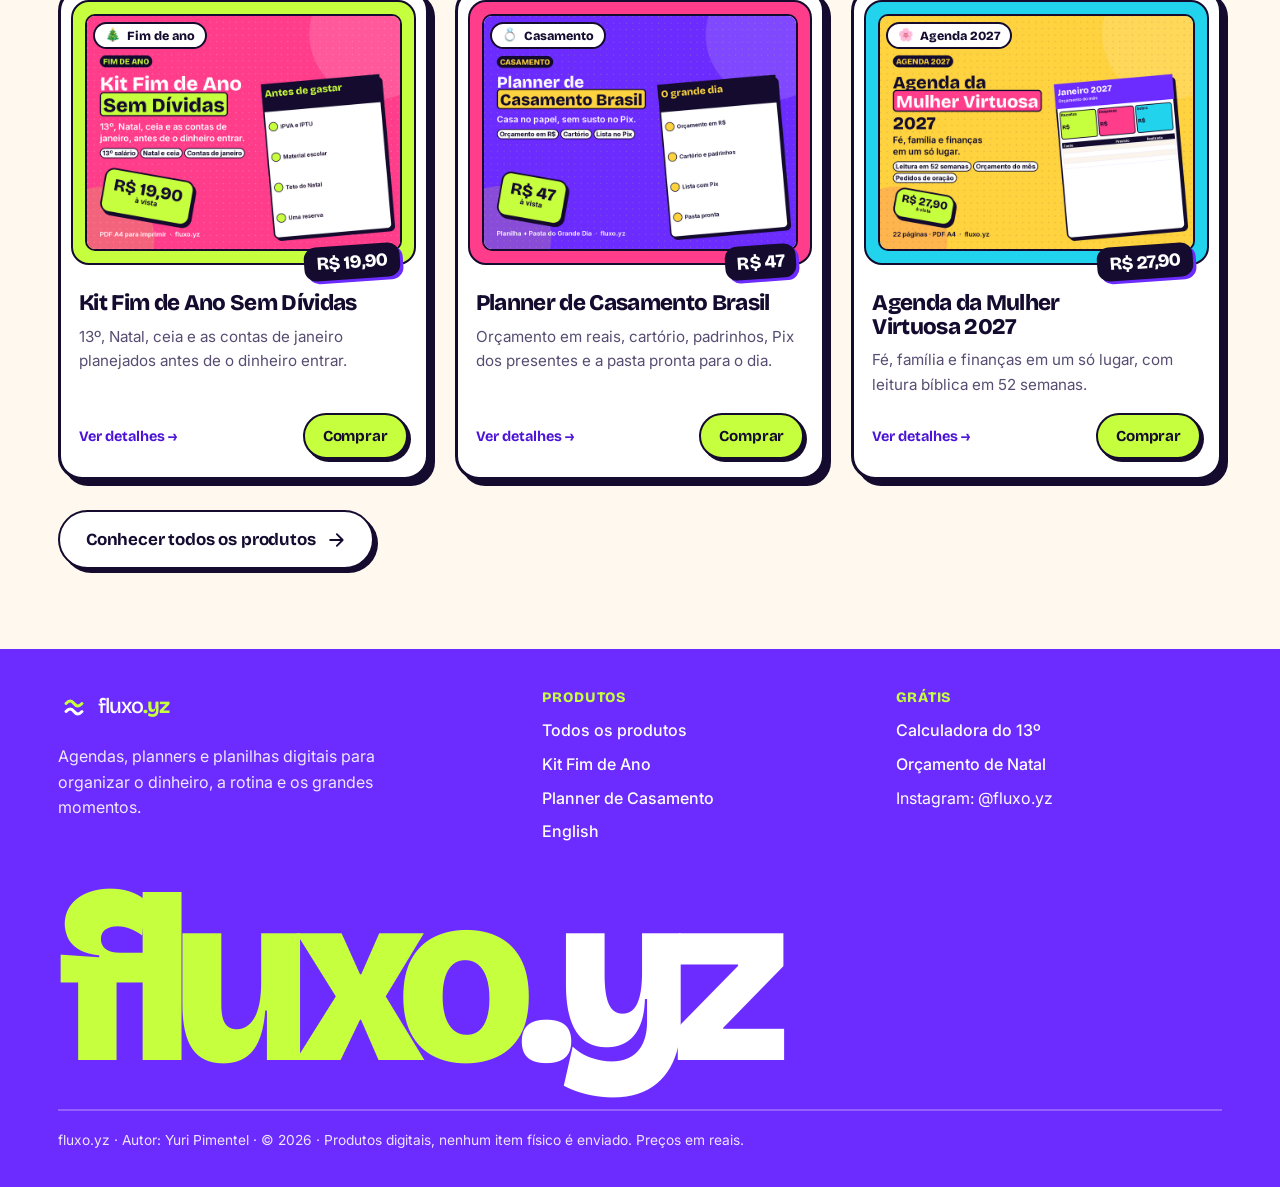
<file: ofertas/agenda-foco-2027.html>
<!doctype html>
<html lang="pt-BR">
<head>
<meta charset="utf-8">
<meta name="viewport" content="width=device-width,initial-scale=1,viewport-fit=cover">
<title>Agenda de Foco 2027 | fluxo.yz</title>
<meta name="description" content="Agenda 2027 para estruturar foco, prioridades e planeamento pessoal.">
<meta name="theme-color" content="#6C2BFF">
<link rel="icon" href="../assets/favicon.svg" type="image/svg+xml">
<link rel="preconnect" href="https://fonts.googleapis.com">
<link rel="preconnect" href="https://fonts.gstatic.com" crossorigin>
<link rel="stylesheet" href="https://fonts.googleapis.com/css2?family=Bricolage+Grotesque:opsz,wght@12..96,600;12..96,700;12..96,800&family=Inter:wght@400;500;600;700&display=swap">
<link rel="stylesheet" href="../assets/site.css">
<meta property="og:type" content="product">
<meta property="og:locale" content="pt_BR">
<meta property="og:site_name" content="fluxo.yz">
<meta property="og:title" content="Agenda de Foco 2027 — R$ 22,90">
<meta property="og:description" content="Agenda 2027 para estruturar foco, prioridades e planeamento pessoal.">
<meta property="og:url" content="https://fluxo.yurizanoni.com/ofertas/agenda-foco-2027.html">
<link rel="canonical" href="https://fluxo.yurizanoni.com/ofertas/agenda-foco-2027.html">
<script type="application/ld+json">{"@context": "https://schema.org", "@type": "Product", "name": "Agenda de Foco 2027", "description": "Agenda 2027 para estruturar foco, prioridades e planeamento pessoal.", "offers": {"@type": "Offer", "price": "22.90", "priceCurrency": "BRL", "url": "https://pay.kiwify.com.br/nKPD2Nx", "availability": "https://schema.org/InStock"}, "brand": {"@type": "Brand", "name": "fluxo.yz"}}</script>
</head>
<body>
<a class="skip" href="#conteudo">Pular para o conteúdo</a>
<header class="site-header"><div class="wrap"><div class="bar">
  <a class="logo" href="../index.html" aria-label="fluxo.yz, página inicial"><svg viewBox="0 0 32 32" aria-hidden="true"><rect width="32" height="32" rx="10" fill="#6C2BFF"/><path d="M8 12.5c3-3.2 5.6-3.2 8 0s5 3.2 8 0" fill="none" stroke="#C6FF3D" stroke-width="3" stroke-linecap="round"/><path d="M8 20.5c3-3.2 5.6-3.2 8 0s5 3.2 8 0" fill="none" stroke="#fff" stroke-width="3" stroke-linecap="round"/></svg><span>fluxo<b>.yz</b></span></a>
  <nav class="nav" aria-label="Principal">
    <a href="../index.html#gratis" class="hide-sm">Grátis</a>
    <a href="../en/index.html" class="hide-sm">English</a>
    <a href="../ofertas/index.html" class="cta-nav" aria-current="page">Produtos</a>
  </nav>
</div></div></header>
<main id="conteudo">
<section class="pdp-hero"><div class="wrap">
  <nav class="crumbs" aria-label="Você está em"><a href="../index.html">Início</a> / <a href="index.html">Produtos</a> / <span>Agenda de Foco 2027</span></nav>
  <div class="pdp">
    <div>
      <div class="stage"><img src="../assets/img/agenda-foco-2027.png" width="760" height="570" alt="Agenda de Foco 2027" loading="eager" fetchpriority="high" decoding="async"><span class="sticker s-sun st2"><span class="emoji" aria-hidden="true">⚡</span>Acesso na hora</span></div>
      <div class="facts"><span class="sticker s-lime">11 páginas</span><span class="sticker s-cyan">PDF A4</span></div>
    </div>
    <div>
      <span class="sticker s-lime"><span class="emoji" aria-hidden="true">🎯</span>Produtividade</span>
      <h1>Agenda de Foco 2027</h1>
      <p class="lede">Transforme metas para 2027 em prioridades organizadas. Agenda 2027 para estruturar foco, prioridades e planejamento pessoal.</p>
      <div class="buybox">
        <span class="sticker s-cyan tag-hot">Pix ✓</span>
        <div class="price">R$ 22,90</div>
        <div class="price-sub">Pix ou cartão em até 6x · acesso digital</div>
        <a class="btn btn-violet" id="buy" href="https://pay.kiwify.com.br/nKPD2Nx" rel="nofollow">Comprar agora · R$ 22,90 <svg viewBox="0 0 24 24" fill="none" stroke="currentColor" stroke-width="2.2" stroke-linecap="round" stroke-linejoin="round" aria-hidden="true"><path d="M5 12h14M13 5l7 7-7 7"/></svg></a>
        
        <div class="sec"><span class="emoji" aria-hidden="true">🔒</span>Pagamento seguro processado pela Kiwify</div>
      </div>
    </div>
  </div>
</div></section>
<div class="mq-wrap"><div class="marquee" role="region" aria-label="Como a compra funciona"><div class="marquee-track"><ul><li>Pix ou cartão em até 6x</li><li>Acesso na hora ⚡</li><li>Pagamento seguro pela Kiwify 🔒</li><li>Valores em R$ e datas em dd/mm</li><li>Feito para o Brasil 🇧🇷</li><li>Imprima em casa 🖨️</li><li>Planilhas no Excel e Google Sheets</li></ul><ul aria-hidden="true"><li>Pix ou cartão em até 6x</li><li>Acesso na hora ⚡</li><li>Pagamento seguro pela Kiwify 🔒</li><li>Valores em R$ e datas em dd/mm</li><li>Feito para o Brasil 🇧🇷</li><li>Imprima em casa 🖨️</li><li>Planilhas no Excel e Google Sheets</li></ul></div></div></div>
<div class="wrap pdp-body">
  <div class="includes"><span class="kicker"><span class="emoji" aria-hidden="true">📦</span>Conteúdo</span><h2>O que vem</h2><ul><li><span class="emoji" aria-hidden="true">✅</span><span>Despejo mental e 3 prioridades do dia</span></li><li><span class="emoji" aria-hidden="true">✅</span><span>Blocos de foco</span></li><li><span class="emoji" aria-hidden="true">✅</span><span>Rotinas de manhã e de noite</span></li><li><span class="emoji" aria-hidden="true">✅</span><span>Visão da semana e rastreador de hábitos</span></li><li><span class="emoji" aria-hidden="true">✅</span><span>11 páginas em PDF A4</span></li></ul></div>
  <div class="notes"><span class="kicker"><span class="emoji" aria-hidden="true">📌</span>Bom saber</span><div style="margin-top:16px"><p class="note">Ferramenta de organização, não é tratamento.</p><p class="note">Compra processada pela Kiwify. Confira os detalhes e o conteúdo completo na página de pagamento.</p></div></div>
</div>
<section class="related"><div class="wrap"><span class="kicker"><span class="emoji" aria-hidden="true">💜</span>Combina com</span><h2>Você também pode gostar</h2><div class="grid">
<article class="card" data-cat="fim">
  <div class="thumb"><span class="cat"><span class="emoji" aria-hidden="true">🎄</span>Fim de ano</span><img src="../assets/img/kit-fim-de-ano.png" width="760" height="570" alt="Kit Fim de Ano Sem Dívidas" loading="lazy" decoding="async"><span class="price-tag">R$ 19,90</span></div>
  <div class="content">
    <h3><a href="../ofertas/fim-de-ano-sem-dividas.html">Kit Fim de Ano Sem Dívidas</a></h3>
    <p>13º, Natal, ceia e as contas de janeiro planejados antes de o dinheiro entrar.</p>
    <div class="meta"><span class="see">Ver detalhes →</span><a class="btn btn-lime btn-sm buy" href="https://pay.kiwify.com.br/gpDDOzI" aria-label="Comprar Kit Fim de Ano Sem Dívidas por R$ 19,90">Comprar</a></div>
  </div>
</article><article class="card" data-cat="casamento">
  <div class="thumb contain"><span class="cat"><span class="emoji" aria-hidden="true">💍</span>Casamento</span><img src="../assets/img/planner-casamento.png" width="760" height="570" alt="Planner de Casamento Brasil — Planilha + Pasta do Grande Dia" loading="lazy" decoding="async"><span class="price-tag">R$ 47</span></div>
  <div class="content">
    <h3><a href="../ofertas/planner-casamento.html">Planner de Casamento Brasil</a></h3>
    <p>Orçamento em reais, cartório, padrinhos, Pix dos presentes e a pasta pronta para o dia.</p>
    <div class="meta"><span class="see">Ver detalhes →</span><a class="btn btn-lime btn-sm buy" href="https://pay.kiwify.com.br/seXAGSn?utm_source=site&amp;utm_medium=pagina-produto&amp;utm_campaign=casamento" aria-label="Comprar Planner de Casamento Brasil — Planilha + Pasta do Grande Dia por R$ 47">Comprar</a></div>
  </div>
</article><article class="card" data-cat="ano">
  <div class="thumb"><span class="cat"><span class="emoji" aria-hidden="true">🌸</span>Agenda 2027</span><img src="../assets/img/mulher-virtuosa-2027.png" width="760" height="570" alt="Agenda da Mulher Virtuosa 2027" loading="lazy" decoding="async"><span class="price-tag">R$ 27,90</span></div>
  <div class="content">
    <h3><a href="../ofertas/mulher-virtuosa-2027.html">Agenda da Mulher Virtuosa 2027</a></h3>
    <p>Fé, família e finanças em um só lugar, com leitura bíblica em 52 semanas.</p>
    <div class="meta"><span class="see">Ver detalhes →</span><a class="btn btn-lime btn-sm buy" href="https://pay.kiwify.com.br/ndzrZaI" aria-label="Comprar Agenda da Mulher Virtuosa 2027 por R$ 27,90">Comprar</a></div>
  </div>
</article>
</div><p style="margin-top:30px"><a class="btn btn-white" href="index.html">Conhecer todos os produtos <svg viewBox="0 0 24 24" fill="none" stroke="currentColor" stroke-width="2.2" stroke-linecap="round" stroke-linejoin="round" aria-hidden="true"><path d="M5 12h14M13 5l7 7-7 7"/></svg></a></p></div></section>
</main>
<div class="sticky-buy" id="sticky-buy" aria-hidden="true"><div class="t"><span>Agenda de Foco 2027</span><b>R$ 22,90</b></div><a class="btn btn-lime btn-sm" id="buy-m" href="https://pay.kiwify.com.br/nKPD2Nx" rel="nofollow" tabindex="-1">Comprar</a></div>
<footer class="site-footer"><div class="wrap">
  <div class="cols">
    <div><a class="logo" href="../index.html"><svg viewBox="0 0 32 32" aria-hidden="true"><rect width="32" height="32" rx="10" fill="#6C2BFF"/><path d="M8 12.5c3-3.2 5.6-3.2 8 0s5 3.2 8 0" fill="none" stroke="#C6FF3D" stroke-width="3" stroke-linecap="round"/><path d="M8 20.5c3-3.2 5.6-3.2 8 0s5 3.2 8 0" fill="none" stroke="#fff" stroke-width="3" stroke-linecap="round"/></svg><span>fluxo<b>.yz</b></span></a>
      <p class="about">Agendas, planners e planilhas digitais para organizar o dinheiro, a rotina e os grandes momentos.</p></div>
    <div><h4>Produtos</h4><ul>
      <li><a href="../ofertas/index.html">Todos os produtos</a></li>
      <li><a href="../ofertas/fim-de-ano-sem-dividas.html">Kit Fim de Ano</a></li>
      <li><a href="../ofertas/planner-casamento.html">Planner de Casamento</a></li>
      <li><a href="../en/index.html">English</a></li></ul></div>
    <div><h4>Grátis</h4><ul>
      <li><a href="../calculadora-13o-salario/">Calculadora do 13º</a></li>
      <li><a href="../calculadora-orcamento-natal/">Orçamento de Natal</a></li>
      <li>Instagram: @fluxo.yz</li></ul></div>
  </div>
  <p class="footer-big" aria-hidden="true">fluxo<span>.yz</span></p>
  <div class="legal">fluxo.yz · Autor: Yuri Pimentel · © 2026 · Produtos digitais, nenhum item físico é enviado. Preços em reais.</div>
</div></footer>
<script>(function(){var a=document.getElementById("buy"),q=new URLSearchParams(location.search),allowed=["utm_source","utm_medium","utm_campaign","utm_content","utm_term"];var d=new URL(a.href);allowed.forEach(function(k){if(q.has(k))d.searchParams.set(k,q.get(k).slice(0,120))});if(!q.has("utm_source"))d.searchParams.set("utm_source","fluxo_ofertas");d.searchParams.set("utm_content","agenda-foco-2027");a.href=d.toString()})()</script>
<script>(function(){var b=document.getElementById("buy"),s=document.getElementById("sticky-buy"),m=document.getElementById("buy-m");if(!b||!s)return;m.href=b.href;new MutationObserver(function(){m.href=b.href}).observe(b,{attributes:true,attributeFilter:["href"]});if("IntersectionObserver"in window){new IntersectionObserver(function(e){s.classList.toggle("show",!e[0].isIntersecting&&e[0].boundingClientRect.top<0)}).observe(b)}})()</script>
</body></html>
</file>
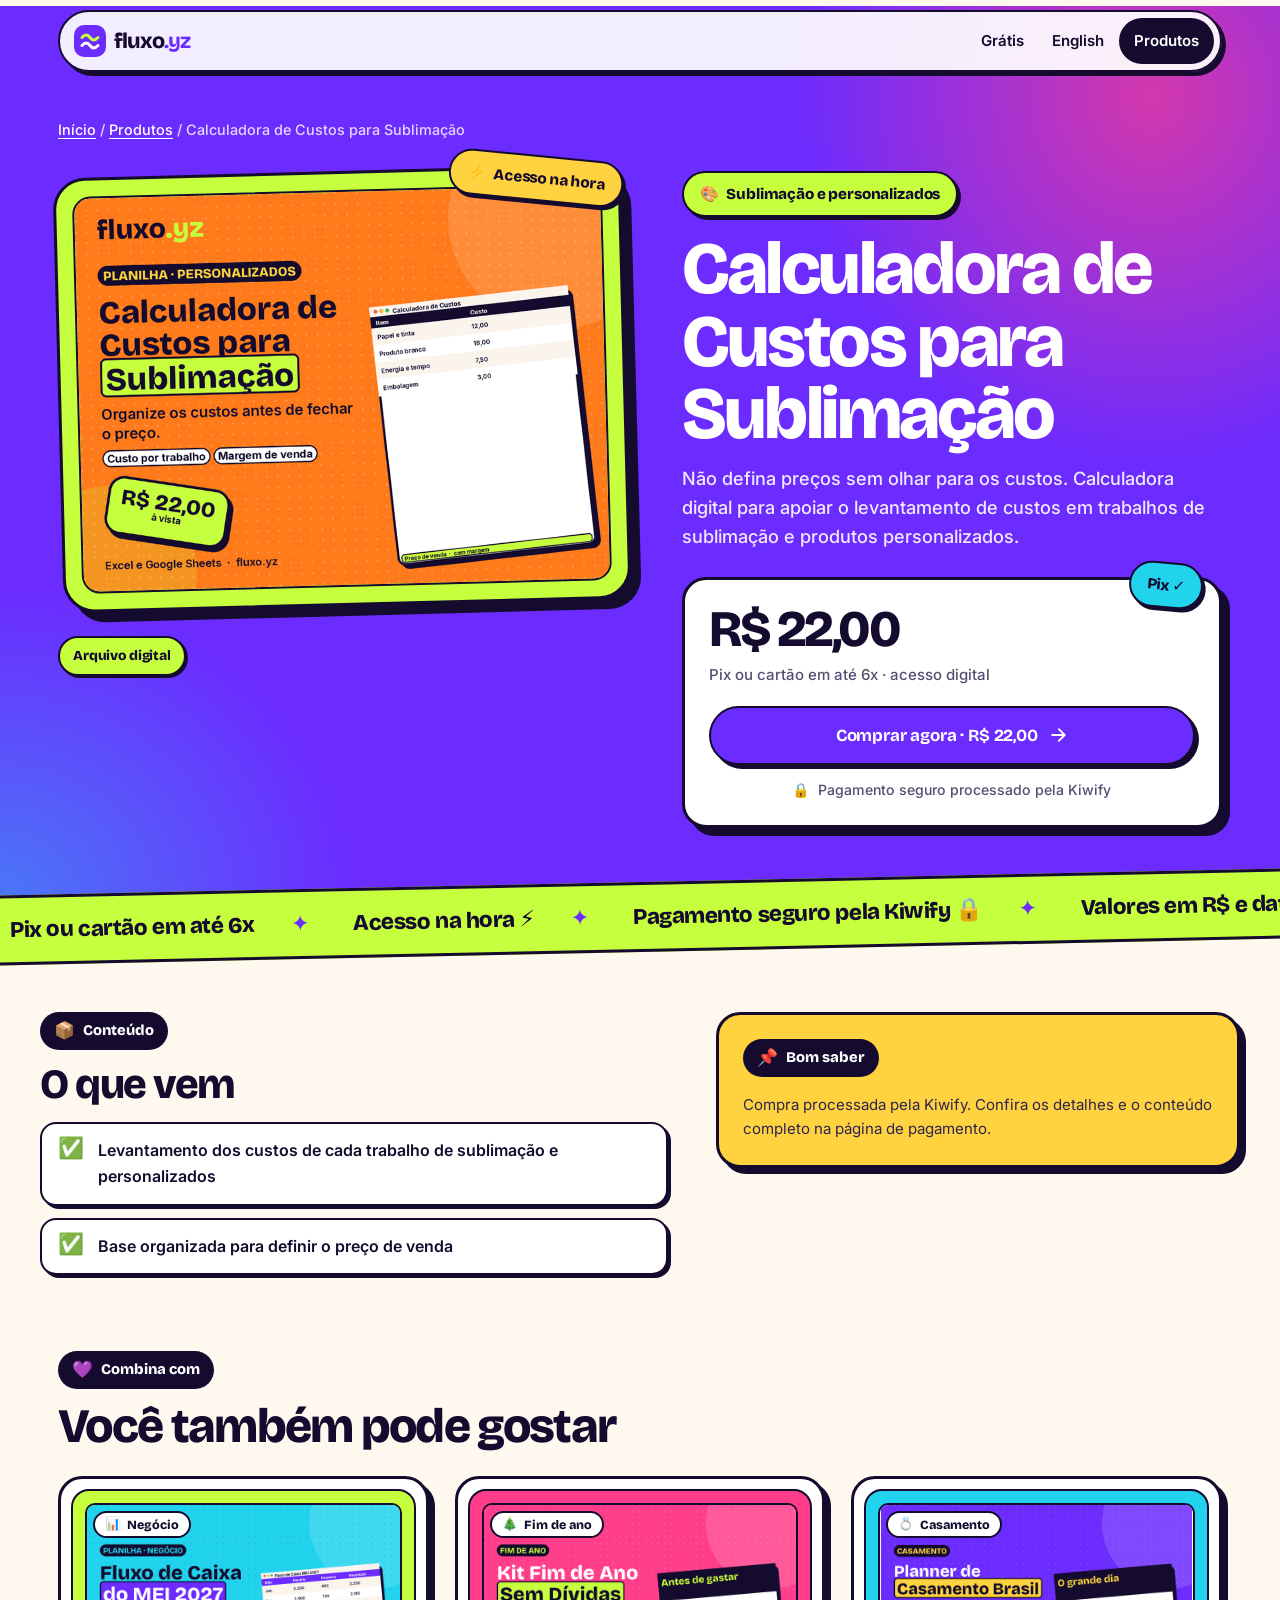
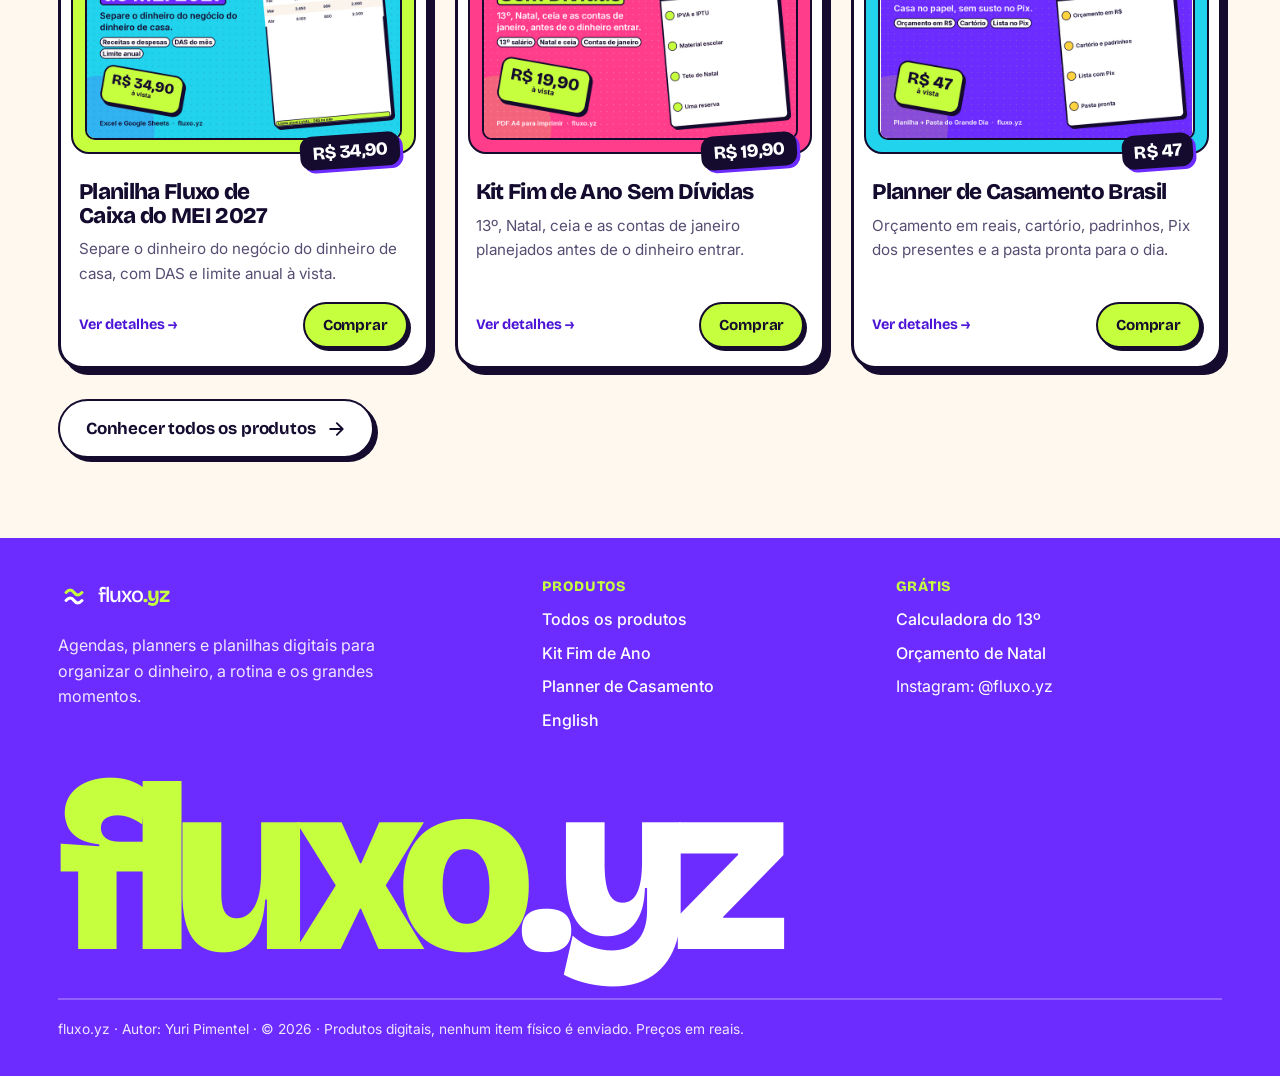
<file: ofertas/custos-sublimacao.html>
<!doctype html>
<html lang="pt-BR">
<head>
<meta charset="utf-8">
<meta name="viewport" content="width=device-width,initial-scale=1,viewport-fit=cover">
<title>Calculadora de Custos para Sublimação | fluxo.yz</title>
<meta name="description" content="Calculadora digital para apoiar o levantamento de custos em trabalhos de sublimação e produtos personalizados.">
<meta name="theme-color" content="#6C2BFF">
<link rel="icon" href="../assets/favicon.svg" type="image/svg+xml">
<link rel="preconnect" href="https://fonts.googleapis.com">
<link rel="preconnect" href="https://fonts.gstatic.com" crossorigin>
<link rel="stylesheet" href="https://fonts.googleapis.com/css2?family=Bricolage+Grotesque:opsz,wght@12..96,600;12..96,700;12..96,800&family=Inter:wght@400;500;600;700&display=swap">
<link rel="stylesheet" href="../assets/site.css">
<meta property="og:type" content="product">
<meta property="og:locale" content="pt_BR">
<meta property="og:site_name" content="fluxo.yz">
<meta property="og:title" content="Calculadora de Custos para Sublimação — R$ 22,00">
<meta property="og:description" content="Calculadora digital para apoiar o levantamento de custos em trabalhos de sublimação e produtos personalizados.">
<meta property="og:url" content="https://fluxo.yurizanoni.com/ofertas/custos-sublimacao.html">
<link rel="canonical" href="https://fluxo.yurizanoni.com/ofertas/custos-sublimacao.html">
<script type="application/ld+json">{"@context": "https://schema.org", "@type": "Product", "name": "Calculadora de Custos para Sublimação", "description": "Calculadora digital para apoiar o levantamento de custos em trabalhos de sublimação e produtos personalizados.", "offers": {"@type": "Offer", "price": "22.00", "priceCurrency": "BRL", "url": "https://pay.kiwify.com.br/ODxu8qK", "availability": "https://schema.org/InStock"}, "brand": {"@type": "Brand", "name": "fluxo.yz"}}</script>
</head>
<body>
<a class="skip" href="#conteudo">Pular para o conteúdo</a>
<header class="site-header"><div class="wrap"><div class="bar">
  <a class="logo" href="../index.html" aria-label="fluxo.yz, página inicial"><svg viewBox="0 0 32 32" aria-hidden="true"><rect width="32" height="32" rx="10" fill="#6C2BFF"/><path d="M8 12.5c3-3.2 5.6-3.2 8 0s5 3.2 8 0" fill="none" stroke="#C6FF3D" stroke-width="3" stroke-linecap="round"/><path d="M8 20.5c3-3.2 5.6-3.2 8 0s5 3.2 8 0" fill="none" stroke="#fff" stroke-width="3" stroke-linecap="round"/></svg><span>fluxo<b>.yz</b></span></a>
  <nav class="nav" aria-label="Principal">
    <a href="../index.html#gratis" class="hide-sm">Grátis</a>
    <a href="../en/index.html" class="hide-sm">English</a>
    <a href="../ofertas/index.html" class="cta-nav" aria-current="page">Produtos</a>
  </nav>
</div></div></header>
<main id="conteudo">
<section class="pdp-hero"><div class="wrap">
  <nav class="crumbs" aria-label="Você está em"><a href="../index.html">Início</a> / <a href="index.html">Produtos</a> / <span>Calculadora de Custos para Sublimação</span></nav>
  <div class="pdp">
    <div>
      <div class="stage"><img src="../assets/img/custos-sublimacao.png" width="760" height="570" alt="Ilustração da Calculadora de Custos para Sublimação" loading="eager" fetchpriority="high" decoding="async"><span class="sticker s-sun st2"><span class="emoji" aria-hidden="true">⚡</span>Acesso na hora</span></div>
      <div class="facts"><span class="sticker s-lime">Arquivo digital</span></div>
    </div>
    <div>
      <span class="sticker s-lime"><span class="emoji" aria-hidden="true">🎨</span>Sublimação e personalizados</span>
      <h1>Calculadora de Custos para Sublimação</h1>
      <p class="lede">Não defina preços sem olhar para os custos. Calculadora digital para apoiar o levantamento de custos em trabalhos de sublimação e produtos personalizados.</p>
      <div class="buybox">
        <span class="sticker s-cyan tag-hot">Pix ✓</span>
        <div class="price">R$ 22,00</div>
        <div class="price-sub">Pix ou cartão em até 6x · acesso digital</div>
        <a class="btn btn-violet" id="buy" href="https://pay.kiwify.com.br/ODxu8qK" rel="nofollow">Comprar agora · R$ 22,00 <svg viewBox="0 0 24 24" fill="none" stroke="currentColor" stroke-width="2.2" stroke-linecap="round" stroke-linejoin="round" aria-hidden="true"><path d="M5 12h14M13 5l7 7-7 7"/></svg></a>
        
        <div class="sec"><span class="emoji" aria-hidden="true">🔒</span>Pagamento seguro processado pela Kiwify</div>
      </div>
    </div>
  </div>
</div></section>
<div class="mq-wrap"><div class="marquee" role="region" aria-label="Como a compra funciona"><div class="marquee-track"><ul><li>Pix ou cartão em até 6x</li><li>Acesso na hora ⚡</li><li>Pagamento seguro pela Kiwify 🔒</li><li>Valores em R$ e datas em dd/mm</li><li>Feito para o Brasil 🇧🇷</li><li>Imprima em casa 🖨️</li><li>Planilhas no Excel e Google Sheets</li></ul><ul aria-hidden="true"><li>Pix ou cartão em até 6x</li><li>Acesso na hora ⚡</li><li>Pagamento seguro pela Kiwify 🔒</li><li>Valores em R$ e datas em dd/mm</li><li>Feito para o Brasil 🇧🇷</li><li>Imprima em casa 🖨️</li><li>Planilhas no Excel e Google Sheets</li></ul></div></div></div>
<div class="wrap pdp-body">
  <div class="includes"><span class="kicker"><span class="emoji" aria-hidden="true">📦</span>Conteúdo</span><h2>O que vem</h2><ul><li><span class="emoji" aria-hidden="true">✅</span><span>Levantamento dos custos de cada trabalho de sublimação e personalizados</span></li><li><span class="emoji" aria-hidden="true">✅</span><span>Base organizada para definir o preço de venda</span></li></ul></div>
  <div class="notes"><span class="kicker"><span class="emoji" aria-hidden="true">📌</span>Bom saber</span><div style="margin-top:16px"><p class="note">Compra processada pela Kiwify. Confira os detalhes e o conteúdo completo na página de pagamento.</p></div></div>
</div>
<section class="related"><div class="wrap"><span class="kicker"><span class="emoji" aria-hidden="true">💜</span>Combina com</span><h2>Você também pode gostar</h2><div class="grid">
<article class="card" data-cat="negocio">
  <div class="thumb"><span class="cat"><span class="emoji" aria-hidden="true">📊</span>Negócio</span><img src="../assets/img/fluxo-caixa-mei-2027.png" width="760" height="570" alt="Planilha Fluxo de Caixa do MEI 2027" loading="lazy" decoding="async"><span class="price-tag">R$ 34,90</span></div>
  <div class="content">
    <h3><a href="../ofertas/fluxo-caixa-mei-2027.html">Planilha Fluxo de Caixa do MEI 2027</a></h3>
    <p>Separe o dinheiro do negócio do dinheiro de casa, com DAS e limite anual à vista.</p>
    <div class="meta"><span class="see">Ver detalhes →</span><a class="btn btn-lime btn-sm buy" href="https://pay.kiwify.com.br/rLqLBRg" aria-label="Comprar Planilha Fluxo de Caixa do MEI 2027 por R$ 34,90">Comprar</a></div>
  </div>
</article><article class="card" data-cat="fim">
  <div class="thumb"><span class="cat"><span class="emoji" aria-hidden="true">🎄</span>Fim de ano</span><img src="../assets/img/kit-fim-de-ano.png" width="760" height="570" alt="Kit Fim de Ano Sem Dívidas" loading="lazy" decoding="async"><span class="price-tag">R$ 19,90</span></div>
  <div class="content">
    <h3><a href="../ofertas/fim-de-ano-sem-dividas.html">Kit Fim de Ano Sem Dívidas</a></h3>
    <p>13º, Natal, ceia e as contas de janeiro planejados antes de o dinheiro entrar.</p>
    <div class="meta"><span class="see">Ver detalhes →</span><a class="btn btn-lime btn-sm buy" href="https://pay.kiwify.com.br/gpDDOzI" aria-label="Comprar Kit Fim de Ano Sem Dívidas por R$ 19,90">Comprar</a></div>
  </div>
</article><article class="card" data-cat="casamento">
  <div class="thumb contain"><span class="cat"><span class="emoji" aria-hidden="true">💍</span>Casamento</span><img src="../assets/img/planner-casamento.png" width="760" height="570" alt="Planner de Casamento Brasil — Planilha + Pasta do Grande Dia" loading="lazy" decoding="async"><span class="price-tag">R$ 47</span></div>
  <div class="content">
    <h3><a href="../ofertas/planner-casamento.html">Planner de Casamento Brasil</a></h3>
    <p>Orçamento em reais, cartório, padrinhos, Pix dos presentes e a pasta pronta para o dia.</p>
    <div class="meta"><span class="see">Ver detalhes →</span><a class="btn btn-lime btn-sm buy" href="https://pay.kiwify.com.br/seXAGSn?utm_source=site&amp;utm_medium=pagina-produto&amp;utm_campaign=casamento" aria-label="Comprar Planner de Casamento Brasil — Planilha + Pasta do Grande Dia por R$ 47">Comprar</a></div>
  </div>
</article>
</div><p style="margin-top:30px"><a class="btn btn-white" href="index.html">Conhecer todos os produtos <svg viewBox="0 0 24 24" fill="none" stroke="currentColor" stroke-width="2.2" stroke-linecap="round" stroke-linejoin="round" aria-hidden="true"><path d="M5 12h14M13 5l7 7-7 7"/></svg></a></p></div></section>
</main>
<div class="sticky-buy" id="sticky-buy" aria-hidden="true"><div class="t"><span>Calculadora de Custos para Sublimação</span><b>R$ 22,00</b></div><a class="btn btn-lime btn-sm" id="buy-m" href="https://pay.kiwify.com.br/ODxu8qK" rel="nofollow" tabindex="-1">Comprar</a></div>
<footer class="site-footer"><div class="wrap">
  <div class="cols">
    <div><a class="logo" href="../index.html"><svg viewBox="0 0 32 32" aria-hidden="true"><rect width="32" height="32" rx="10" fill="#6C2BFF"/><path d="M8 12.5c3-3.2 5.6-3.2 8 0s5 3.2 8 0" fill="none" stroke="#C6FF3D" stroke-width="3" stroke-linecap="round"/><path d="M8 20.5c3-3.2 5.6-3.2 8 0s5 3.2 8 0" fill="none" stroke="#fff" stroke-width="3" stroke-linecap="round"/></svg><span>fluxo<b>.yz</b></span></a>
      <p class="about">Agendas, planners e planilhas digitais para organizar o dinheiro, a rotina e os grandes momentos.</p></div>
    <div><h4>Produtos</h4><ul>
      <li><a href="../ofertas/index.html">Todos os produtos</a></li>
      <li><a href="../ofertas/fim-de-ano-sem-dividas.html">Kit Fim de Ano</a></li>
      <li><a href="../ofertas/planner-casamento.html">Planner de Casamento</a></li>
      <li><a href="../en/index.html">English</a></li></ul></div>
    <div><h4>Grátis</h4><ul>
      <li><a href="../calculadora-13o-salario/">Calculadora do 13º</a></li>
      <li><a href="../calculadora-orcamento-natal/">Orçamento de Natal</a></li>
      <li>Instagram: @fluxo.yz</li></ul></div>
  </div>
  <p class="footer-big" aria-hidden="true">fluxo<span>.yz</span></p>
  <div class="legal">fluxo.yz · Autor: Yuri Pimentel · © 2026 · Produtos digitais, nenhum item físico é enviado. Preços em reais.</div>
</div></footer>
<script>(function(){var a=document.getElementById("buy"),q=new URLSearchParams(location.search),allowed=["utm_source","utm_medium","utm_campaign","utm_content","utm_term"];var d=new URL(a.href);allowed.forEach(function(k){if(q.has(k))d.searchParams.set(k,q.get(k).slice(0,120))});if(!q.has("utm_source"))d.searchParams.set("utm_source","fluxo_ofertas");d.searchParams.set("utm_content","custos-sublimacao");a.href=d.toString()})()</script>
<script>(function(){var b=document.getElementById("buy"),s=document.getElementById("sticky-buy"),m=document.getElementById("buy-m");if(!b||!s)return;m.href=b.href;new MutationObserver(function(){m.href=b.href}).observe(b,{attributes:true,attributeFilter:["href"]});if("IntersectionObserver"in window){new IntersectionObserver(function(e){s.classList.toggle("show",!e[0].isIntersecting&&e[0].boundingClientRect.top<0)}).observe(b)}})()</script>
</body></html>
</file>
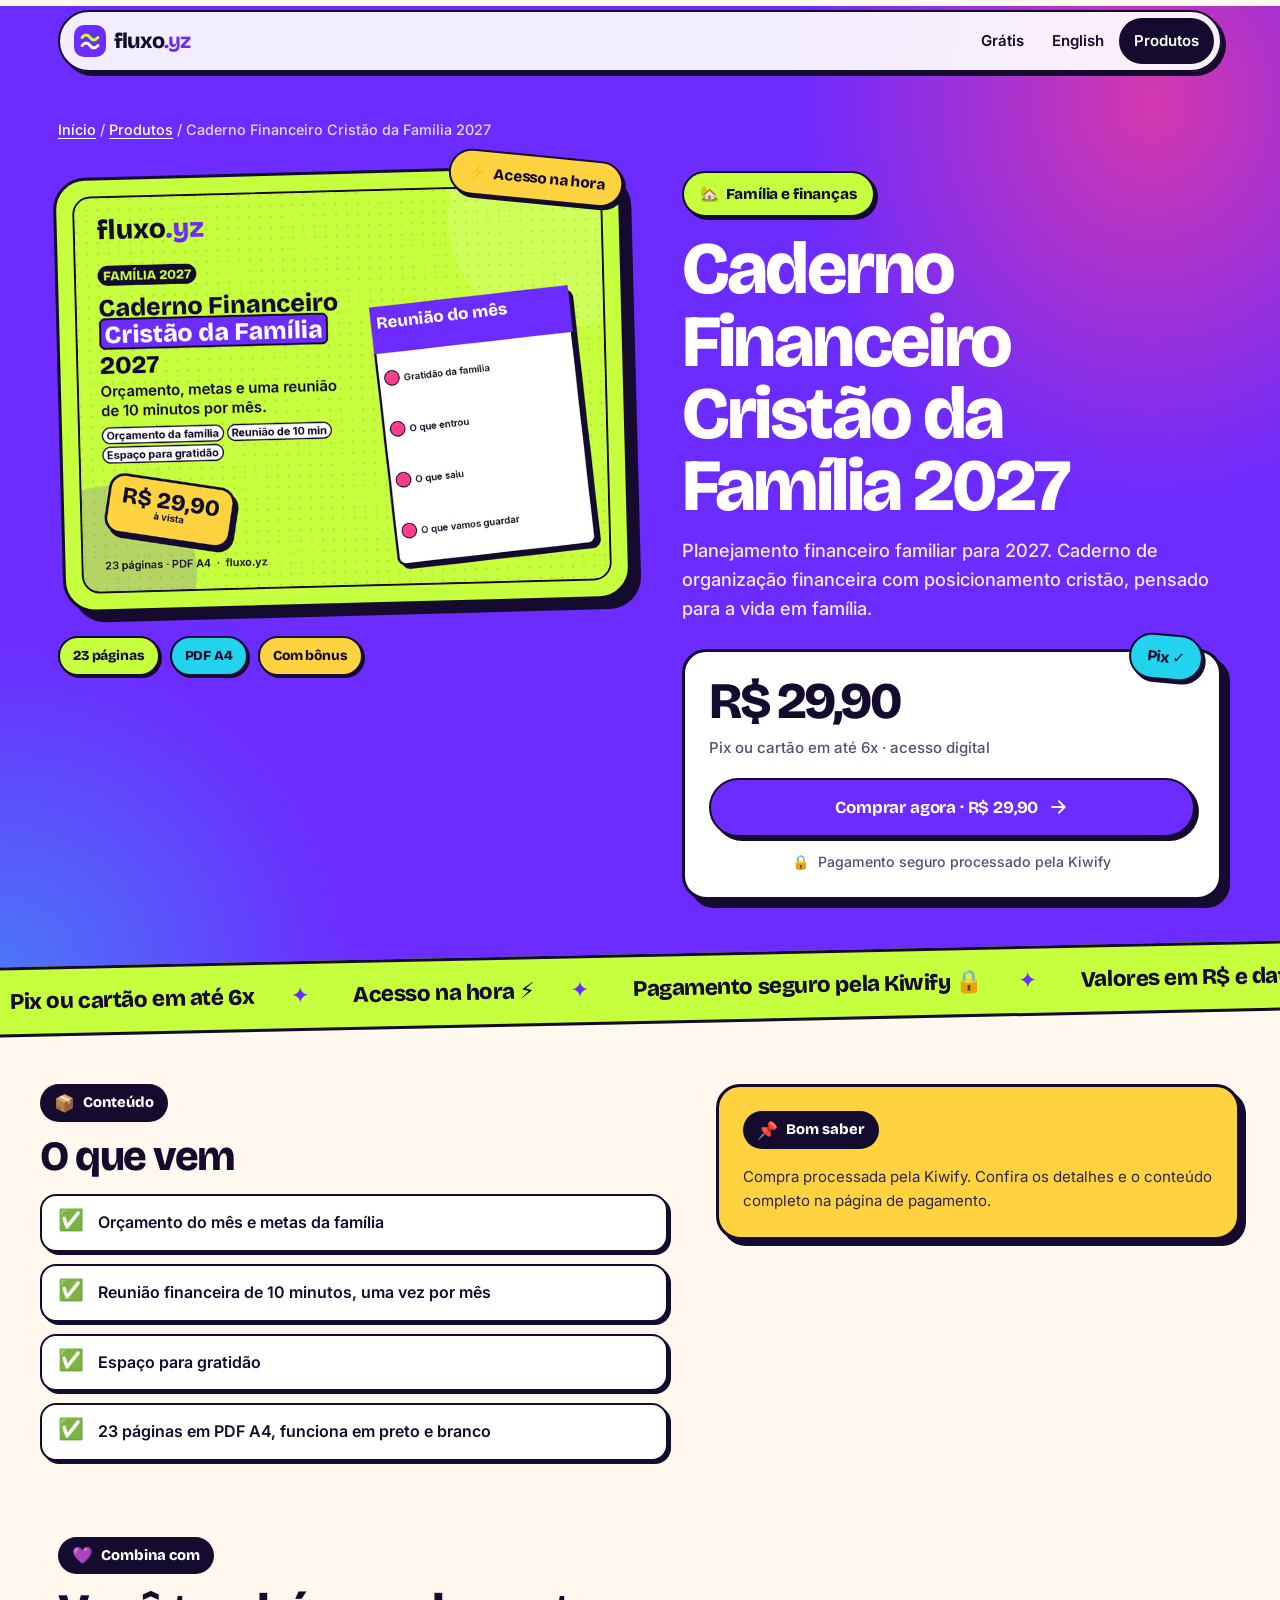
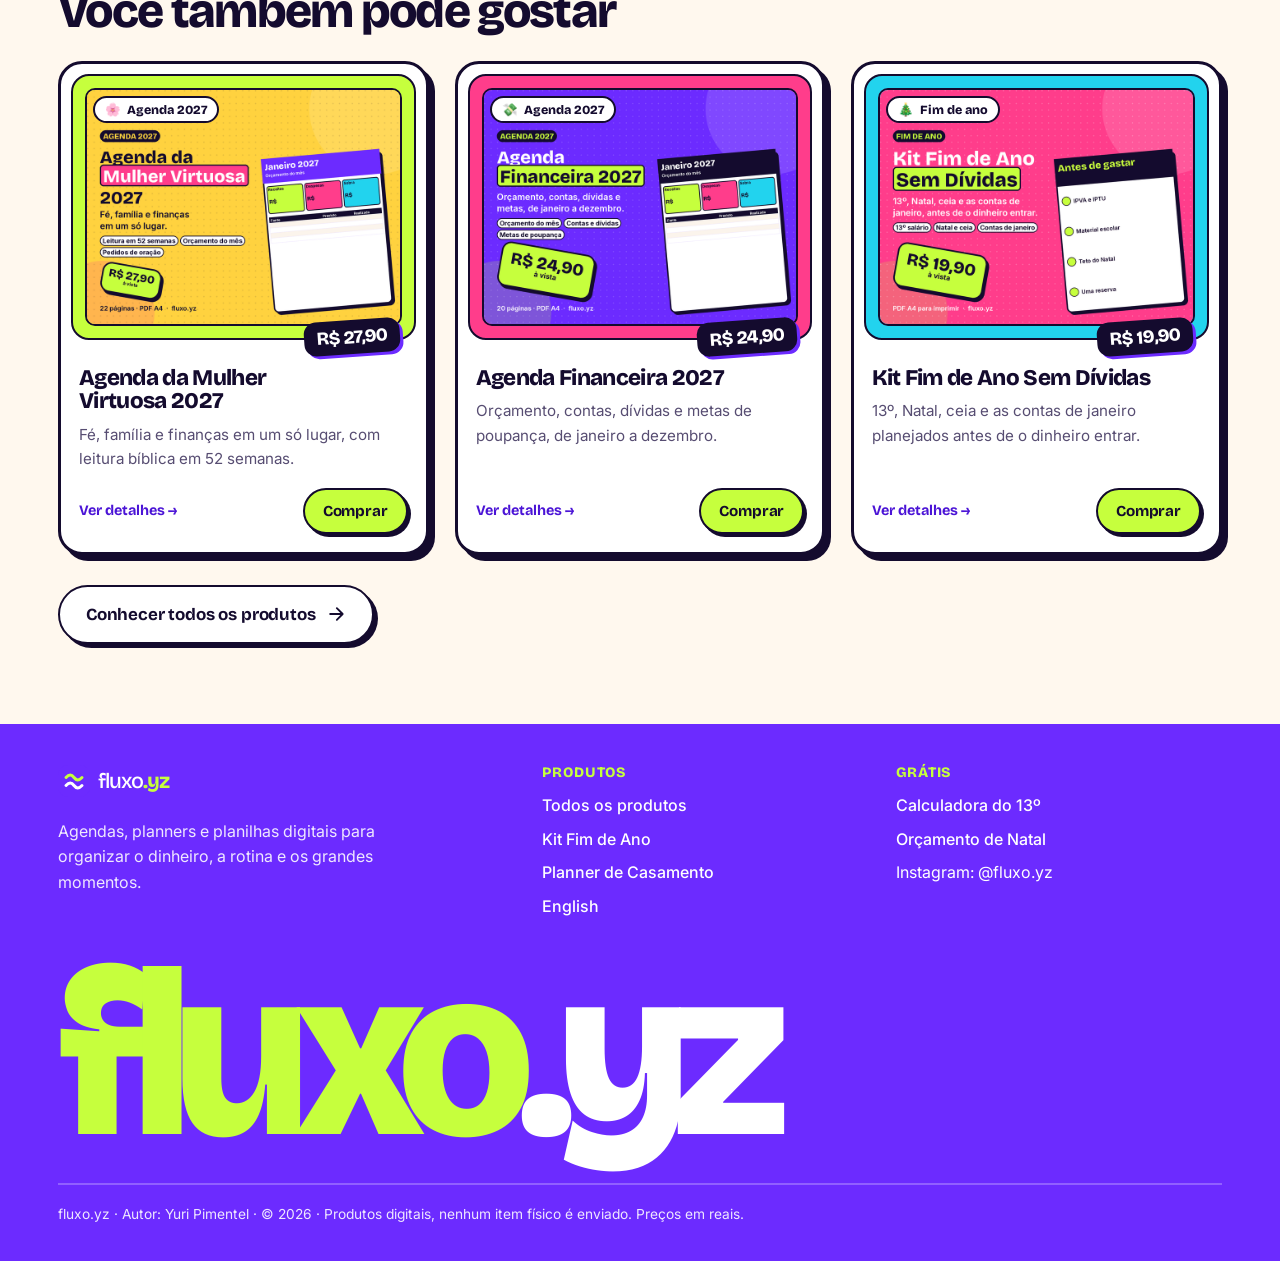
<file: ofertas/familia-crista-2027.html>
<!doctype html>
<html lang="pt-BR">
<head>
<meta charset="utf-8">
<meta name="viewport" content="width=device-width,initial-scale=1,viewport-fit=cover">
<title>Caderno Financeiro Cristão da Família 2027 | fluxo.yz</title>
<meta name="description" content="Caderno de organização financeira com posicionamento cristão, pensado para a vida em família.">
<meta name="theme-color" content="#6C2BFF">
<link rel="icon" href="../assets/favicon.svg" type="image/svg+xml">
<link rel="preconnect" href="https://fonts.googleapis.com">
<link rel="preconnect" href="https://fonts.gstatic.com" crossorigin>
<link rel="stylesheet" href="https://fonts.googleapis.com/css2?family=Bricolage+Grotesque:opsz,wght@12..96,600;12..96,700;12..96,800&family=Inter:wght@400;500;600;700&display=swap">
<link rel="stylesheet" href="../assets/site.css">
<meta property="og:type" content="product">
<meta property="og:locale" content="pt_BR">
<meta property="og:site_name" content="fluxo.yz">
<meta property="og:title" content="Caderno Financeiro Cristão da Família 2027 — R$ 29,90">
<meta property="og:description" content="Caderno de organização financeira com posicionamento cristão, pensado para a vida em família.">
<meta property="og:url" content="https://fluxo.yurizanoni.com/ofertas/familia-crista-2027.html">
<link rel="canonical" href="https://fluxo.yurizanoni.com/ofertas/familia-crista-2027.html">
<script type="application/ld+json">{"@context": "https://schema.org", "@type": "Product", "name": "Caderno Financeiro Cristão da Família 2027", "description": "Caderno de organização financeira com posicionamento cristão, pensado para a vida em família.", "offers": {"@type": "Offer", "price": "29.90", "priceCurrency": "BRL", "url": "https://pay.kiwify.com.br/xUQPfjQ", "availability": "https://schema.org/InStock"}, "brand": {"@type": "Brand", "name": "fluxo.yz"}}</script>
</head>
<body>
<a class="skip" href="#conteudo">Pular para o conteúdo</a>
<header class="site-header"><div class="wrap"><div class="bar">
  <a class="logo" href="../index.html" aria-label="fluxo.yz, página inicial"><svg viewBox="0 0 32 32" aria-hidden="true"><rect width="32" height="32" rx="10" fill="#6C2BFF"/><path d="M8 12.5c3-3.2 5.6-3.2 8 0s5 3.2 8 0" fill="none" stroke="#C6FF3D" stroke-width="3" stroke-linecap="round"/><path d="M8 20.5c3-3.2 5.6-3.2 8 0s5 3.2 8 0" fill="none" stroke="#fff" stroke-width="3" stroke-linecap="round"/></svg><span>fluxo<b>.yz</b></span></a>
  <nav class="nav" aria-label="Principal">
    <a href="../index.html#gratis" class="hide-sm">Grátis</a>
    <a href="../en/index.html" class="hide-sm">English</a>
    <a href="../ofertas/index.html" class="cta-nav" aria-current="page">Produtos</a>
  </nav>
</div></div></header>
<main id="conteudo">
<section class="pdp-hero"><div class="wrap">
  <nav class="crumbs" aria-label="Você está em"><a href="../index.html">Início</a> / <a href="index.html">Produtos</a> / <span>Caderno Financeiro Cristão da Família 2027</span></nav>
  <div class="pdp">
    <div>
      <div class="stage"><img src="../assets/img/familia-crista-2027.png" width="760" height="570" alt="Caderno Financeiro Cristão da Família 2027" loading="eager" fetchpriority="high" decoding="async"><span class="sticker s-sun st2"><span class="emoji" aria-hidden="true">⚡</span>Acesso na hora</span></div>
      <div class="facts"><span class="sticker s-lime">23 páginas</span><span class="sticker s-cyan">PDF A4</span><span class="sticker s-sun">Com bônus</span></div>
    </div>
    <div>
      <span class="sticker s-lime"><span class="emoji" aria-hidden="true">🏡</span>Família e finanças</span>
      <h1>Caderno Financeiro Cristão da Família 2027</h1>
      <p class="lede">Planejamento financeiro familiar para 2027. Caderno de organização financeira com posicionamento cristão, pensado para a vida em família.</p>
      <div class="buybox">
        <span class="sticker s-cyan tag-hot">Pix ✓</span>
        <div class="price">R$ 29,90</div>
        <div class="price-sub">Pix ou cartão em até 6x · acesso digital</div>
        <a class="btn btn-violet" id="buy" href="https://pay.kiwify.com.br/xUQPfjQ" rel="nofollow">Comprar agora · R$ 29,90 <svg viewBox="0 0 24 24" fill="none" stroke="currentColor" stroke-width="2.2" stroke-linecap="round" stroke-linejoin="round" aria-hidden="true"><path d="M5 12h14M13 5l7 7-7 7"/></svg></a>
        
        <div class="sec"><span class="emoji" aria-hidden="true">🔒</span>Pagamento seguro processado pela Kiwify</div>
      </div>
    </div>
  </div>
</div></section>
<div class="mq-wrap"><div class="marquee" role="region" aria-label="Como a compra funciona"><div class="marquee-track"><ul><li>Pix ou cartão em até 6x</li><li>Acesso na hora ⚡</li><li>Pagamento seguro pela Kiwify 🔒</li><li>Valores em R$ e datas em dd/mm</li><li>Feito para o Brasil 🇧🇷</li><li>Imprima em casa 🖨️</li><li>Planilhas no Excel e Google Sheets</li></ul><ul aria-hidden="true"><li>Pix ou cartão em até 6x</li><li>Acesso na hora ⚡</li><li>Pagamento seguro pela Kiwify 🔒</li><li>Valores em R$ e datas em dd/mm</li><li>Feito para o Brasil 🇧🇷</li><li>Imprima em casa 🖨️</li><li>Planilhas no Excel e Google Sheets</li></ul></div></div></div>
<div class="wrap pdp-body">
  <div class="includes"><span class="kicker"><span class="emoji" aria-hidden="true">📦</span>Conteúdo</span><h2>O que vem</h2><ul><li><span class="emoji" aria-hidden="true">✅</span><span>Orçamento do mês e metas da família</span></li><li><span class="emoji" aria-hidden="true">✅</span><span>Reunião financeira de 10 minutos, uma vez por mês</span></li><li><span class="emoji" aria-hidden="true">✅</span><span>Espaço para gratidão</span></li><li><span class="emoji" aria-hidden="true">✅</span><span>23 páginas em PDF A4, funciona em preto e branco</span></li></ul></div>
  <div class="notes"><span class="kicker"><span class="emoji" aria-hidden="true">📌</span>Bom saber</span><div style="margin-top:16px"><p class="note">Compra processada pela Kiwify. Confira os detalhes e o conteúdo completo na página de pagamento.</p></div></div>
</div>
<section class="related"><div class="wrap"><span class="kicker"><span class="emoji" aria-hidden="true">💜</span>Combina com</span><h2>Você também pode gostar</h2><div class="grid">
<article class="card" data-cat="ano">
  <div class="thumb"><span class="cat"><span class="emoji" aria-hidden="true">🌸</span>Agenda 2027</span><img src="../assets/img/mulher-virtuosa-2027.png" width="760" height="570" alt="Agenda da Mulher Virtuosa 2027" loading="lazy" decoding="async"><span class="price-tag">R$ 27,90</span></div>
  <div class="content">
    <h3><a href="../ofertas/mulher-virtuosa-2027.html">Agenda da Mulher Virtuosa 2027</a></h3>
    <p>Fé, família e finanças em um só lugar, com leitura bíblica em 52 semanas.</p>
    <div class="meta"><span class="see">Ver detalhes →</span><a class="btn btn-lime btn-sm buy" href="https://pay.kiwify.com.br/ndzrZaI" aria-label="Comprar Agenda da Mulher Virtuosa 2027 por R$ 27,90">Comprar</a></div>
  </div>
</article><article class="card" data-cat="ano">
  <div class="thumb"><span class="cat"><span class="emoji" aria-hidden="true">💸</span>Agenda 2027</span><img src="../assets/img/agenda-financeira-2027.png" width="760" height="570" alt="Agenda Financeira 2027" loading="lazy" decoding="async"><span class="price-tag">R$ 24,90</span></div>
  <div class="content">
    <h3><a href="../ofertas/agenda-financeira-2027.html">Agenda Financeira 2027</a></h3>
    <p>Orçamento, contas, dívidas e metas de poupança, de janeiro a dezembro.</p>
    <div class="meta"><span class="see">Ver detalhes →</span><a class="btn btn-lime btn-sm buy" href="https://pay.kiwify.com.br/mEySs1c" aria-label="Comprar Agenda Financeira 2027 por R$ 24,90">Comprar</a></div>
  </div>
</article><article class="card" data-cat="fim">
  <div class="thumb"><span class="cat"><span class="emoji" aria-hidden="true">🎄</span>Fim de ano</span><img src="../assets/img/kit-fim-de-ano.png" width="760" height="570" alt="Kit Fim de Ano Sem Dívidas" loading="lazy" decoding="async"><span class="price-tag">R$ 19,90</span></div>
  <div class="content">
    <h3><a href="../ofertas/fim-de-ano-sem-dividas.html">Kit Fim de Ano Sem Dívidas</a></h3>
    <p>13º, Natal, ceia e as contas de janeiro planejados antes de o dinheiro entrar.</p>
    <div class="meta"><span class="see">Ver detalhes →</span><a class="btn btn-lime btn-sm buy" href="https://pay.kiwify.com.br/gpDDOzI" aria-label="Comprar Kit Fim de Ano Sem Dívidas por R$ 19,90">Comprar</a></div>
  </div>
</article>
</div><p style="margin-top:30px"><a class="btn btn-white" href="index.html">Conhecer todos os produtos <svg viewBox="0 0 24 24" fill="none" stroke="currentColor" stroke-width="2.2" stroke-linecap="round" stroke-linejoin="round" aria-hidden="true"><path d="M5 12h14M13 5l7 7-7 7"/></svg></a></p></div></section>
</main>
<div class="sticky-buy" id="sticky-buy" aria-hidden="true"><div class="t"><span>Caderno Financeiro Cristão da Família 2027</span><b>R$ 29,90</b></div><a class="btn btn-lime btn-sm" id="buy-m" href="https://pay.kiwify.com.br/xUQPfjQ" rel="nofollow" tabindex="-1">Comprar</a></div>
<footer class="site-footer"><div class="wrap">
  <div class="cols">
    <div><a class="logo" href="../index.html"><svg viewBox="0 0 32 32" aria-hidden="true"><rect width="32" height="32" rx="10" fill="#6C2BFF"/><path d="M8 12.5c3-3.2 5.6-3.2 8 0s5 3.2 8 0" fill="none" stroke="#C6FF3D" stroke-width="3" stroke-linecap="round"/><path d="M8 20.5c3-3.2 5.6-3.2 8 0s5 3.2 8 0" fill="none" stroke="#fff" stroke-width="3" stroke-linecap="round"/></svg><span>fluxo<b>.yz</b></span></a>
      <p class="about">Agendas, planners e planilhas digitais para organizar o dinheiro, a rotina e os grandes momentos.</p></div>
    <div><h4>Produtos</h4><ul>
      <li><a href="../ofertas/index.html">Todos os produtos</a></li>
      <li><a href="../ofertas/fim-de-ano-sem-dividas.html">Kit Fim de Ano</a></li>
      <li><a href="../ofertas/planner-casamento.html">Planner de Casamento</a></li>
      <li><a href="../en/index.html">English</a></li></ul></div>
    <div><h4>Grátis</h4><ul>
      <li><a href="../calculadora-13o-salario/">Calculadora do 13º</a></li>
      <li><a href="../calculadora-orcamento-natal/">Orçamento de Natal</a></li>
      <li>Instagram: @fluxo.yz</li></ul></div>
  </div>
  <p class="footer-big" aria-hidden="true">fluxo<span>.yz</span></p>
  <div class="legal">fluxo.yz · Autor: Yuri Pimentel · © 2026 · Produtos digitais, nenhum item físico é enviado. Preços em reais.</div>
</div></footer>
<script>(function(){var a=document.getElementById("buy"),q=new URLSearchParams(location.search),allowed=["utm_source","utm_medium","utm_campaign","utm_content","utm_term"];var d=new URL(a.href);allowed.forEach(function(k){if(q.has(k))d.searchParams.set(k,q.get(k).slice(0,120))});if(!q.has("utm_source"))d.searchParams.set("utm_source","fluxo_ofertas");d.searchParams.set("utm_content","familia-crista-2027");a.href=d.toString()})()</script>
<script>(function(){var b=document.getElementById("buy"),s=document.getElementById("sticky-buy"),m=document.getElementById("buy-m");if(!b||!s)return;m.href=b.href;new MutationObserver(function(){m.href=b.href}).observe(b,{attributes:true,attributeFilter:["href"]});if("IntersectionObserver"in window){new IntersectionObserver(function(e){s.classList.toggle("show",!e[0].isIntersecting&&e[0].boundingClientRect.top<0)}).observe(b)}})()</script>
</body></html>
</file>
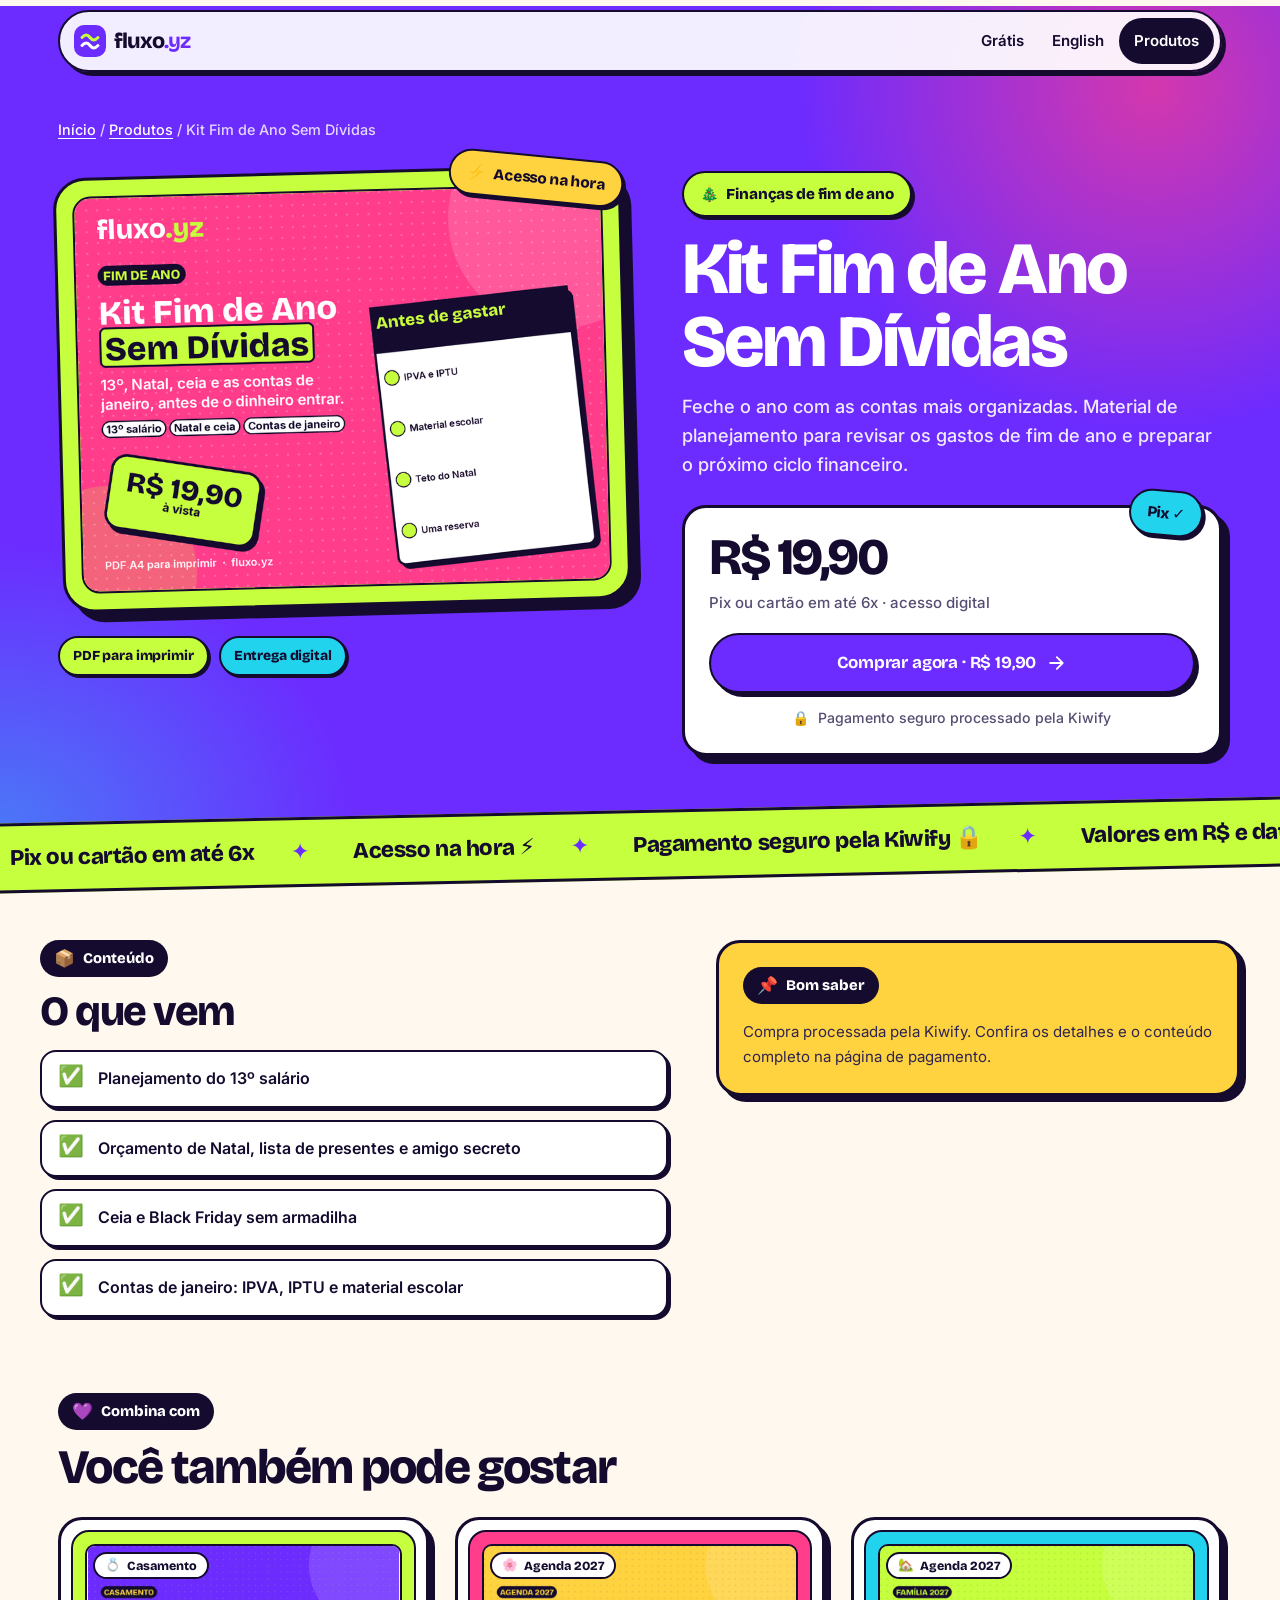
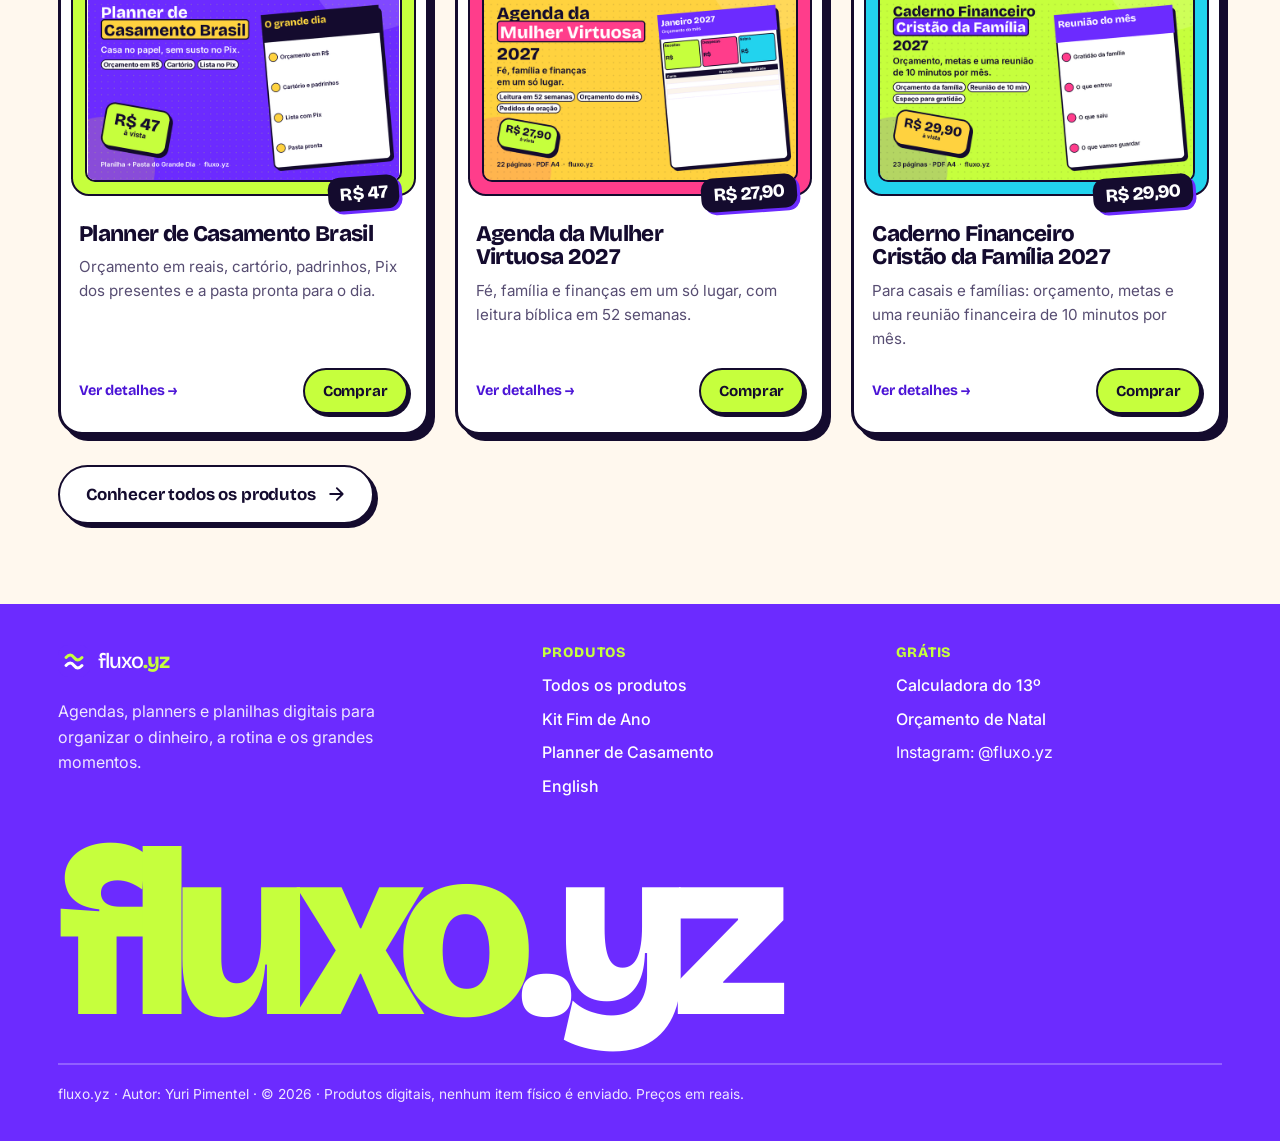
<file: ofertas/fim-de-ano-sem-dividas.html>
<!doctype html>
<html lang="pt-BR">
<head>
<meta charset="utf-8">
<meta name="viewport" content="width=device-width,initial-scale=1,viewport-fit=cover">
<title>Kit Fim de Ano Sem Dívidas | fluxo.yz</title>
<meta name="description" content="Material de planejamento para revisar os gastos de fim de ano e preparar o próximo ciclo financeiro.">
<meta name="theme-color" content="#6C2BFF">
<link rel="icon" href="../assets/favicon.svg" type="image/svg+xml">
<link rel="preconnect" href="https://fonts.googleapis.com">
<link rel="preconnect" href="https://fonts.gstatic.com" crossorigin>
<link rel="stylesheet" href="https://fonts.googleapis.com/css2?family=Bricolage+Grotesque:opsz,wght@12..96,600;12..96,700;12..96,800&family=Inter:wght@400;500;600;700&display=swap">
<link rel="stylesheet" href="../assets/site.css">
<meta property="og:type" content="product">
<meta property="og:locale" content="pt_BR">
<meta property="og:site_name" content="fluxo.yz">
<meta property="og:title" content="Kit Fim de Ano Sem Dívidas — R$ 19,90">
<meta property="og:description" content="Material de planejamento para revisar os gastos de fim de ano e preparar o próximo ciclo financeiro.">
<meta property="og:url" content="https://fluxo.yurizanoni.com/ofertas/fim-de-ano-sem-dividas.html">
<link rel="canonical" href="https://fluxo.yurizanoni.com/ofertas/fim-de-ano-sem-dividas.html">
<script type="application/ld+json">{"@context": "https://schema.org", "@type": "Product", "name": "Kit Fim de Ano Sem Dívidas", "description": "Material de planejamento para revisar os gastos de fim de ano e preparar o próximo ciclo financeiro.", "offers": {"@type": "Offer", "price": "19.90", "priceCurrency": "BRL", "url": "https://pay.kiwify.com.br/gpDDOzI", "availability": "https://schema.org/InStock"}, "brand": {"@type": "Brand", "name": "fluxo.yz"}}</script>
</head>
<body>
<a class="skip" href="#conteudo">Pular para o conteúdo</a>
<header class="site-header"><div class="wrap"><div class="bar">
  <a class="logo" href="../index.html" aria-label="fluxo.yz, página inicial"><svg viewBox="0 0 32 32" aria-hidden="true"><rect width="32" height="32" rx="10" fill="#6C2BFF"/><path d="M8 12.5c3-3.2 5.6-3.2 8 0s5 3.2 8 0" fill="none" stroke="#C6FF3D" stroke-width="3" stroke-linecap="round"/><path d="M8 20.5c3-3.2 5.6-3.2 8 0s5 3.2 8 0" fill="none" stroke="#fff" stroke-width="3" stroke-linecap="round"/></svg><span>fluxo<b>.yz</b></span></a>
  <nav class="nav" aria-label="Principal">
    <a href="../index.html#gratis" class="hide-sm">Grátis</a>
    <a href="../en/index.html" class="hide-sm">English</a>
    <a href="../ofertas/index.html" class="cta-nav" aria-current="page">Produtos</a>
  </nav>
</div></div></header>
<main id="conteudo">
<section class="pdp-hero"><div class="wrap">
  <nav class="crumbs" aria-label="Você está em"><a href="../index.html">Início</a> / <a href="index.html">Produtos</a> / <span>Kit Fim de Ano Sem Dívidas</span></nav>
  <div class="pdp">
    <div>
      <div class="stage"><img src="../assets/img/kit-fim-de-ano.png" width="760" height="570" alt="Kit Fim de Ano Sem Dívidas" loading="eager" fetchpriority="high" decoding="async"><span class="sticker s-sun st2"><span class="emoji" aria-hidden="true">⚡</span>Acesso na hora</span></div>
      <div class="facts"><span class="sticker s-lime">PDF para imprimir</span><span class="sticker s-cyan">Entrega digital</span></div>
    </div>
    <div>
      <span class="sticker s-lime"><span class="emoji" aria-hidden="true">🎄</span>Finanças de fim de ano</span>
      <h1>Kit Fim de Ano Sem Dívidas</h1>
      <p class="lede">Feche o ano com as contas mais organizadas. Material de planejamento para revisar os gastos de fim de ano e preparar o próximo ciclo financeiro.</p>
      <div class="buybox">
        <span class="sticker s-cyan tag-hot">Pix ✓</span>
        <div class="price">R$ 19,90</div>
        <div class="price-sub">Pix ou cartão em até 6x · acesso digital</div>
        <a class="btn btn-violet" id="buy" href="https://pay.kiwify.com.br/gpDDOzI" rel="nofollow">Comprar agora · R$ 19,90 <svg viewBox="0 0 24 24" fill="none" stroke="currentColor" stroke-width="2.2" stroke-linecap="round" stroke-linejoin="round" aria-hidden="true"><path d="M5 12h14M13 5l7 7-7 7"/></svg></a>
        
        <div class="sec"><span class="emoji" aria-hidden="true">🔒</span>Pagamento seguro processado pela Kiwify</div>
      </div>
    </div>
  </div>
</div></section>
<div class="mq-wrap"><div class="marquee" role="region" aria-label="Como a compra funciona"><div class="marquee-track"><ul><li>Pix ou cartão em até 6x</li><li>Acesso na hora ⚡</li><li>Pagamento seguro pela Kiwify 🔒</li><li>Valores em R$ e datas em dd/mm</li><li>Feito para o Brasil 🇧🇷</li><li>Imprima em casa 🖨️</li><li>Planilhas no Excel e Google Sheets</li></ul><ul aria-hidden="true"><li>Pix ou cartão em até 6x</li><li>Acesso na hora ⚡</li><li>Pagamento seguro pela Kiwify 🔒</li><li>Valores em R$ e datas em dd/mm</li><li>Feito para o Brasil 🇧🇷</li><li>Imprima em casa 🖨️</li><li>Planilhas no Excel e Google Sheets</li></ul></div></div></div>
<div class="wrap pdp-body">
  <div class="includes"><span class="kicker"><span class="emoji" aria-hidden="true">📦</span>Conteúdo</span><h2>O que vem</h2><ul><li><span class="emoji" aria-hidden="true">✅</span><span>Planejamento do 13º salário</span></li><li><span class="emoji" aria-hidden="true">✅</span><span>Orçamento de Natal, lista de presentes e amigo secreto</span></li><li><span class="emoji" aria-hidden="true">✅</span><span>Ceia e Black Friday sem armadilha</span></li><li><span class="emoji" aria-hidden="true">✅</span><span>Contas de janeiro: IPVA, IPTU e material escolar</span></li></ul></div>
  <div class="notes"><span class="kicker"><span class="emoji" aria-hidden="true">📌</span>Bom saber</span><div style="margin-top:16px"><p class="note">Compra processada pela Kiwify. Confira os detalhes e o conteúdo completo na página de pagamento.</p></div></div>
</div>
<section class="related"><div class="wrap"><span class="kicker"><span class="emoji" aria-hidden="true">💜</span>Combina com</span><h2>Você também pode gostar</h2><div class="grid">
<article class="card" data-cat="casamento">
  <div class="thumb contain"><span class="cat"><span class="emoji" aria-hidden="true">💍</span>Casamento</span><img src="../assets/img/planner-casamento.png" width="760" height="570" alt="Planner de Casamento Brasil — Planilha + Pasta do Grande Dia" loading="lazy" decoding="async"><span class="price-tag">R$ 47</span></div>
  <div class="content">
    <h3><a href="../ofertas/planner-casamento.html">Planner de Casamento Brasil</a></h3>
    <p>Orçamento em reais, cartório, padrinhos, Pix dos presentes e a pasta pronta para o dia.</p>
    <div class="meta"><span class="see">Ver detalhes →</span><a class="btn btn-lime btn-sm buy" href="https://pay.kiwify.com.br/seXAGSn?utm_source=site&amp;utm_medium=pagina-produto&amp;utm_campaign=casamento" aria-label="Comprar Planner de Casamento Brasil — Planilha + Pasta do Grande Dia por R$ 47">Comprar</a></div>
  </div>
</article><article class="card" data-cat="ano">
  <div class="thumb"><span class="cat"><span class="emoji" aria-hidden="true">🌸</span>Agenda 2027</span><img src="../assets/img/mulher-virtuosa-2027.png" width="760" height="570" alt="Agenda da Mulher Virtuosa 2027" loading="lazy" decoding="async"><span class="price-tag">R$ 27,90</span></div>
  <div class="content">
    <h3><a href="../ofertas/mulher-virtuosa-2027.html">Agenda da Mulher Virtuosa 2027</a></h3>
    <p>Fé, família e finanças em um só lugar, com leitura bíblica em 52 semanas.</p>
    <div class="meta"><span class="see">Ver detalhes →</span><a class="btn btn-lime btn-sm buy" href="https://pay.kiwify.com.br/ndzrZaI" aria-label="Comprar Agenda da Mulher Virtuosa 2027 por R$ 27,90">Comprar</a></div>
  </div>
</article><article class="card" data-cat="ano">
  <div class="thumb"><span class="cat"><span class="emoji" aria-hidden="true">🏡</span>Agenda 2027</span><img src="../assets/img/familia-crista-2027.png" width="760" height="570" alt="Caderno Financeiro Cristão da Família 2027" loading="lazy" decoding="async"><span class="price-tag">R$ 29,90</span></div>
  <div class="content">
    <h3><a href="../ofertas/familia-crista-2027.html">Caderno Financeiro Cristão da Família 2027</a></h3>
    <p>Para casais e famílias: orçamento, metas e uma reunião financeira de 10 minutos por mês.</p>
    <div class="meta"><span class="see">Ver detalhes →</span><a class="btn btn-lime btn-sm buy" href="https://pay.kiwify.com.br/xUQPfjQ" aria-label="Comprar Caderno Financeiro Cristão da Família 2027 por R$ 29,90">Comprar</a></div>
  </div>
</article>
</div><p style="margin-top:30px"><a class="btn btn-white" href="index.html">Conhecer todos os produtos <svg viewBox="0 0 24 24" fill="none" stroke="currentColor" stroke-width="2.2" stroke-linecap="round" stroke-linejoin="round" aria-hidden="true"><path d="M5 12h14M13 5l7 7-7 7"/></svg></a></p></div></section>
</main>
<div class="sticky-buy" id="sticky-buy" aria-hidden="true"><div class="t"><span>Kit Fim de Ano Sem Dívidas</span><b>R$ 19,90</b></div><a class="btn btn-lime btn-sm" id="buy-m" href="https://pay.kiwify.com.br/gpDDOzI" rel="nofollow" tabindex="-1">Comprar</a></div>
<footer class="site-footer"><div class="wrap">
  <div class="cols">
    <div><a class="logo" href="../index.html"><svg viewBox="0 0 32 32" aria-hidden="true"><rect width="32" height="32" rx="10" fill="#6C2BFF"/><path d="M8 12.5c3-3.2 5.6-3.2 8 0s5 3.2 8 0" fill="none" stroke="#C6FF3D" stroke-width="3" stroke-linecap="round"/><path d="M8 20.5c3-3.2 5.6-3.2 8 0s5 3.2 8 0" fill="none" stroke="#fff" stroke-width="3" stroke-linecap="round"/></svg><span>fluxo<b>.yz</b></span></a>
      <p class="about">Agendas, planners e planilhas digitais para organizar o dinheiro, a rotina e os grandes momentos.</p></div>
    <div><h4>Produtos</h4><ul>
      <li><a href="../ofertas/index.html">Todos os produtos</a></li>
      <li><a href="../ofertas/fim-de-ano-sem-dividas.html">Kit Fim de Ano</a></li>
      <li><a href="../ofertas/planner-casamento.html">Planner de Casamento</a></li>
      <li><a href="../en/index.html">English</a></li></ul></div>
    <div><h4>Grátis</h4><ul>
      <li><a href="../calculadora-13o-salario/">Calculadora do 13º</a></li>
      <li><a href="../calculadora-orcamento-natal/">Orçamento de Natal</a></li>
      <li>Instagram: @fluxo.yz</li></ul></div>
  </div>
  <p class="footer-big" aria-hidden="true">fluxo<span>.yz</span></p>
  <div class="legal">fluxo.yz · Autor: Yuri Pimentel · © 2026 · Produtos digitais, nenhum item físico é enviado. Preços em reais.</div>
</div></footer>
<script>(function(){var a=document.getElementById("buy"),q=new URLSearchParams(location.search),allowed=["utm_source","utm_medium","utm_campaign","utm_content","utm_term"];var d=new URL(a.href);allowed.forEach(function(k){if(q.has(k))d.searchParams.set(k,q.get(k).slice(0,120))});if(!q.has("utm_source"))d.searchParams.set("utm_source","fluxo_ofertas");d.searchParams.set("utm_content","fim-de-ano-sem-dividas");a.href=d.toString()})()</script>
<script>(function(){var b=document.getElementById("buy"),s=document.getElementById("sticky-buy"),m=document.getElementById("buy-m");if(!b||!s)return;m.href=b.href;new MutationObserver(function(){m.href=b.href}).observe(b,{attributes:true,attributeFilter:["href"]});if("IntersectionObserver"in window){new IntersectionObserver(function(e){s.classList.toggle("show",!e[0].isIntersecting&&e[0].boundingClientRect.top<0)}).observe(b)}})()</script>
</body></html>
</file>
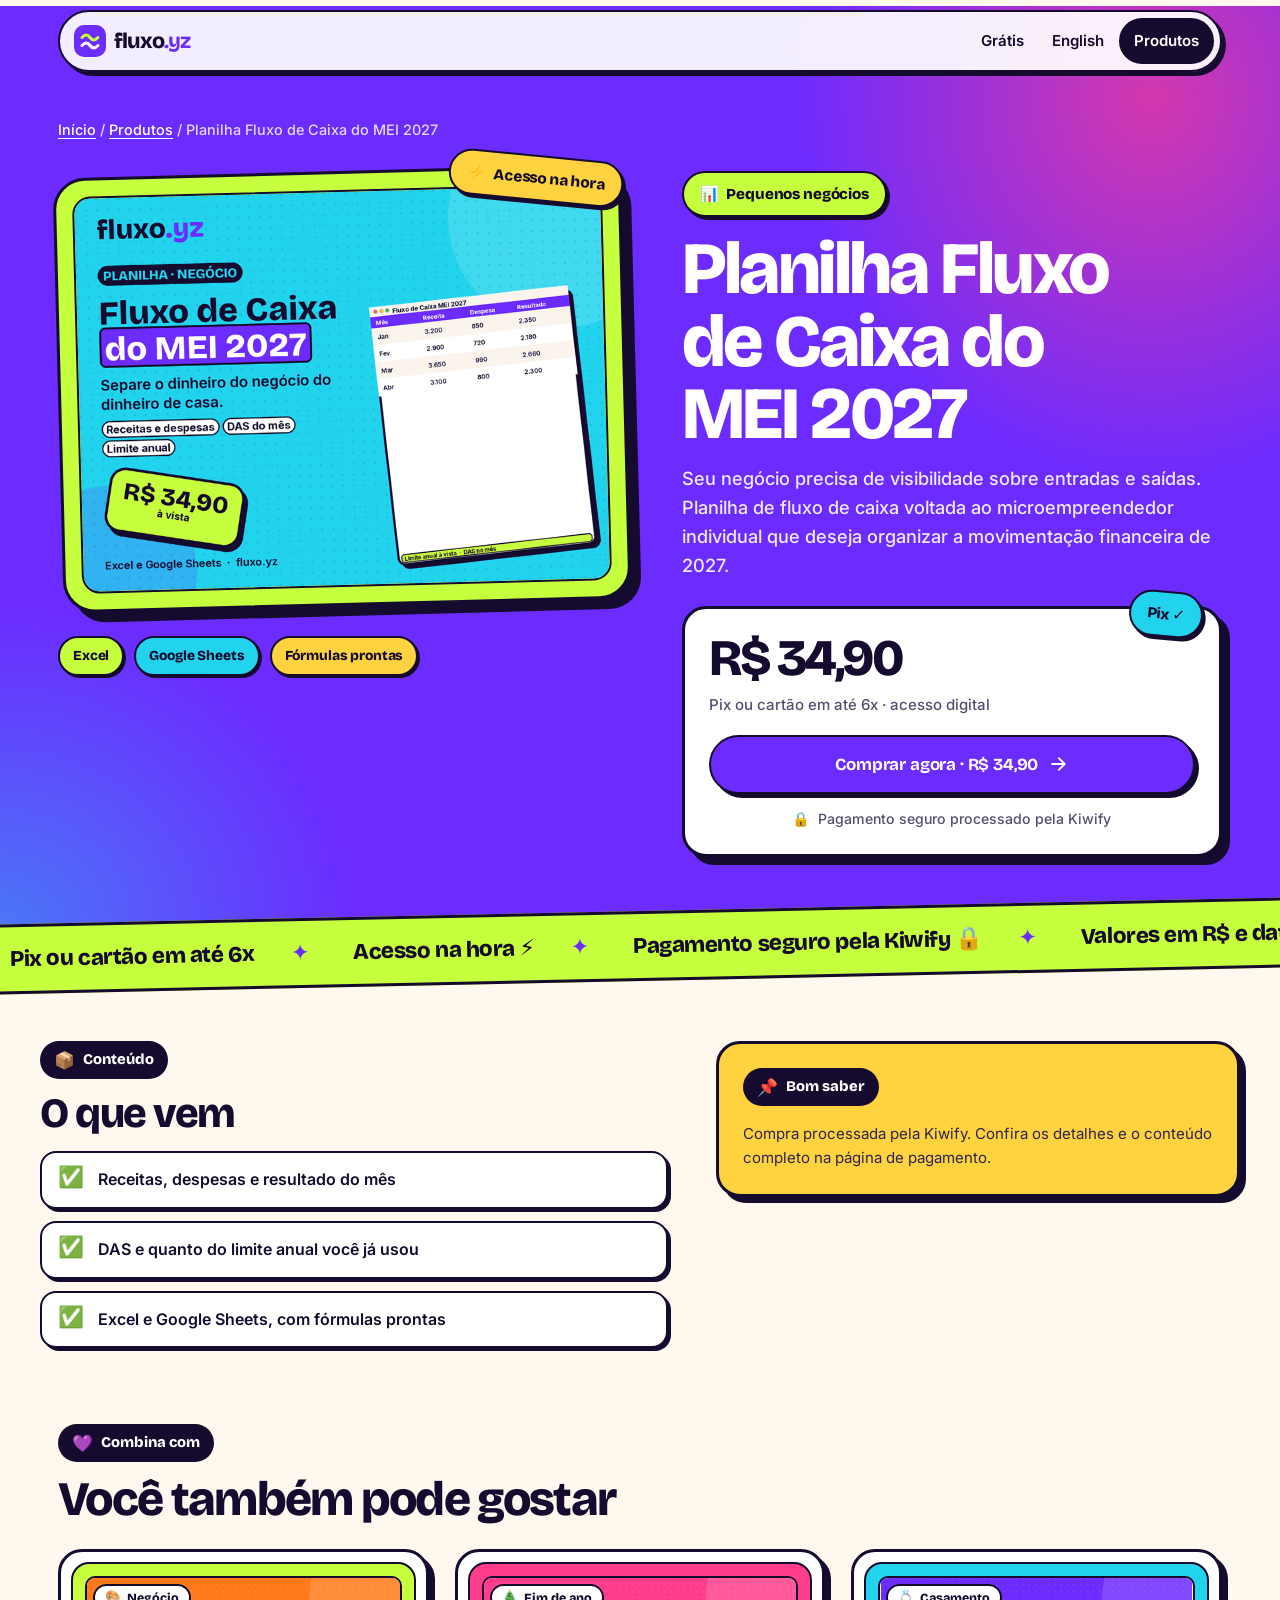
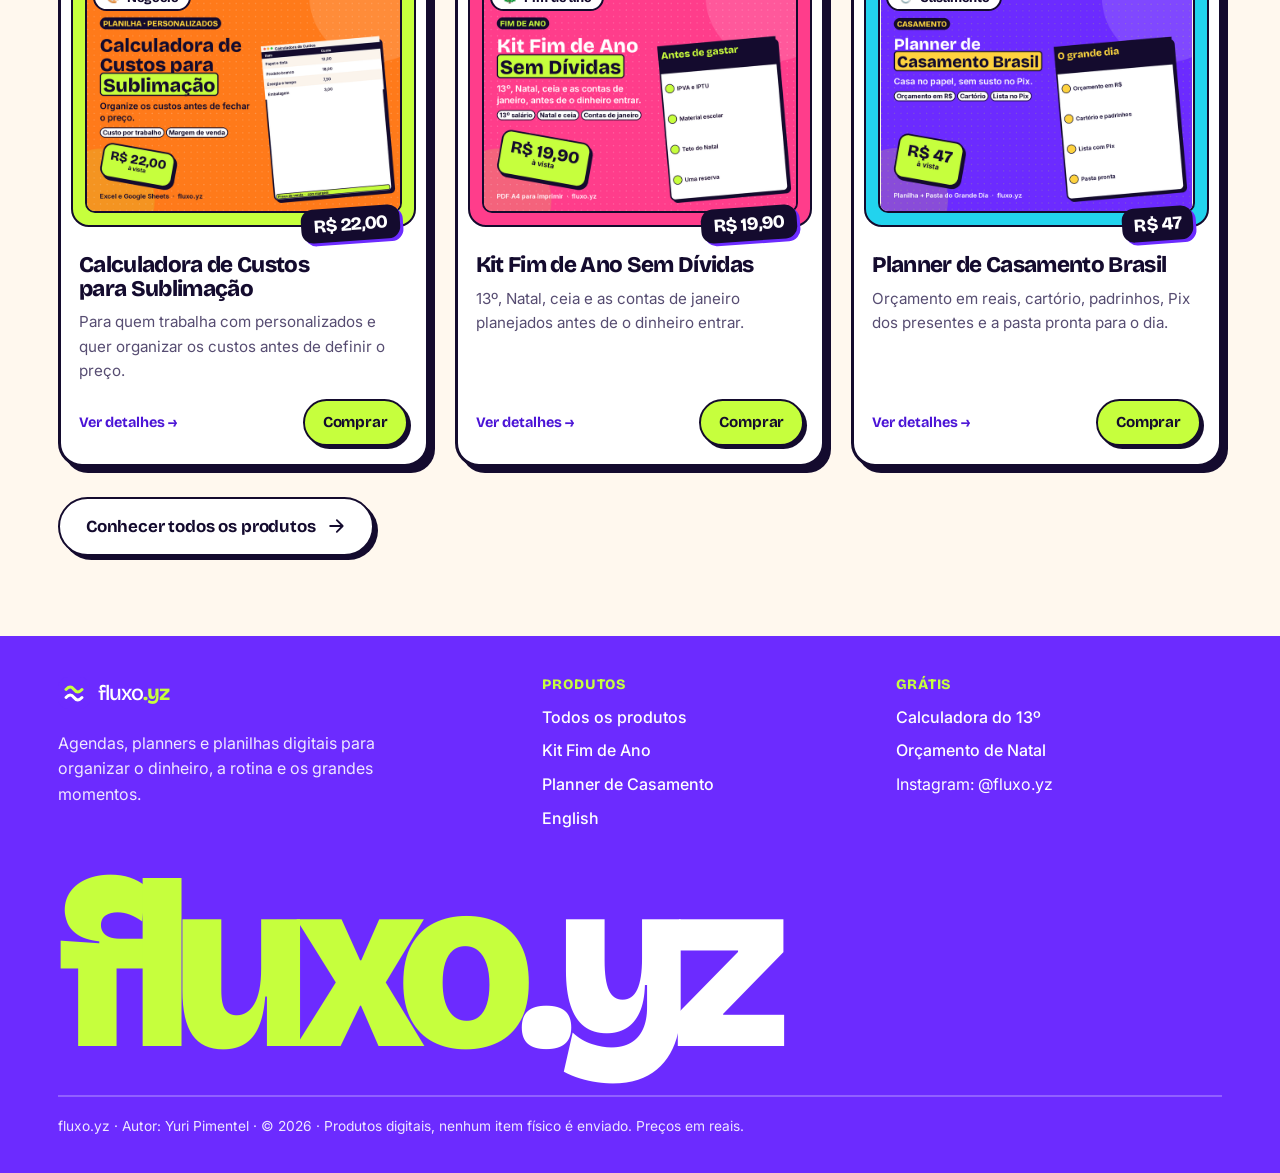
<file: ofertas/fluxo-caixa-mei-2027.html>
<!doctype html>
<html lang="pt-BR">
<head>
<meta charset="utf-8">
<meta name="viewport" content="width=device-width,initial-scale=1,viewport-fit=cover">
<title>Planilha Fluxo de Caixa do MEI 2027 | fluxo.yz</title>
<meta name="description" content="Planilha de fluxo de caixa voltada ao microempreendedor individual que deseja organizar a movimentação financeira de 2027.">
<meta name="theme-color" content="#6C2BFF">
<link rel="icon" href="../assets/favicon.svg" type="image/svg+xml">
<link rel="preconnect" href="https://fonts.googleapis.com">
<link rel="preconnect" href="https://fonts.gstatic.com" crossorigin>
<link rel="stylesheet" href="https://fonts.googleapis.com/css2?family=Bricolage+Grotesque:opsz,wght@12..96,600;12..96,700;12..96,800&family=Inter:wght@400;500;600;700&display=swap">
<link rel="stylesheet" href="../assets/site.css">
<meta property="og:type" content="product">
<meta property="og:locale" content="pt_BR">
<meta property="og:site_name" content="fluxo.yz">
<meta property="og:title" content="Planilha Fluxo de Caixa do MEI 2027 — R$ 34,90">
<meta property="og:description" content="Planilha de fluxo de caixa voltada ao microempreendedor individual que deseja organizar a movimentação financeira de 2027.">
<meta property="og:url" content="https://fluxo.yurizanoni.com/ofertas/fluxo-caixa-mei-2027.html">
<link rel="canonical" href="https://fluxo.yurizanoni.com/ofertas/fluxo-caixa-mei-2027.html">
<script type="application/ld+json">{"@context": "https://schema.org", "@type": "Product", "name": "Planilha Fluxo de Caixa do MEI 2027", "description": "Planilha de fluxo de caixa voltada ao microempreendedor individual que deseja organizar a movimentação financeira de 2027.", "offers": {"@type": "Offer", "price": "34.90", "priceCurrency": "BRL", "url": "https://pay.kiwify.com.br/rLqLBRg", "availability": "https://schema.org/InStock"}, "brand": {"@type": "Brand", "name": "fluxo.yz"}}</script>
</head>
<body>
<a class="skip" href="#conteudo">Pular para o conteúdo</a>
<header class="site-header"><div class="wrap"><div class="bar">
  <a class="logo" href="../index.html" aria-label="fluxo.yz, página inicial"><svg viewBox="0 0 32 32" aria-hidden="true"><rect width="32" height="32" rx="10" fill="#6C2BFF"/><path d="M8 12.5c3-3.2 5.6-3.2 8 0s5 3.2 8 0" fill="none" stroke="#C6FF3D" stroke-width="3" stroke-linecap="round"/><path d="M8 20.5c3-3.2 5.6-3.2 8 0s5 3.2 8 0" fill="none" stroke="#fff" stroke-width="3" stroke-linecap="round"/></svg><span>fluxo<b>.yz</b></span></a>
  <nav class="nav" aria-label="Principal">
    <a href="../index.html#gratis" class="hide-sm">Grátis</a>
    <a href="../en/index.html" class="hide-sm">English</a>
    <a href="../ofertas/index.html" class="cta-nav" aria-current="page">Produtos</a>
  </nav>
</div></div></header>
<main id="conteudo">
<section class="pdp-hero"><div class="wrap">
  <nav class="crumbs" aria-label="Você está em"><a href="../index.html">Início</a> / <a href="index.html">Produtos</a> / <span>Planilha Fluxo de Caixa do MEI 2027</span></nav>
  <div class="pdp">
    <div>
      <div class="stage"><img src="../assets/img/fluxo-caixa-mei-2027.png" width="760" height="570" alt="Planilha Fluxo de Caixa do MEI 2027" loading="eager" fetchpriority="high" decoding="async"><span class="sticker s-sun st2"><span class="emoji" aria-hidden="true">⚡</span>Acesso na hora</span></div>
      <div class="facts"><span class="sticker s-lime">Excel</span><span class="sticker s-cyan">Google Sheets</span><span class="sticker s-sun">Fórmulas prontas</span></div>
    </div>
    <div>
      <span class="sticker s-lime"><span class="emoji" aria-hidden="true">📊</span>Pequenos negócios</span>
      <h1>Planilha Fluxo de Caixa do MEI 2027</h1>
      <p class="lede">Seu negócio precisa de visibilidade sobre entradas e saídas. Planilha de fluxo de caixa voltada ao microempreendedor individual que deseja organizar a movimentação financeira de 2027.</p>
      <div class="buybox">
        <span class="sticker s-cyan tag-hot">Pix ✓</span>
        <div class="price">R$ 34,90</div>
        <div class="price-sub">Pix ou cartão em até 6x · acesso digital</div>
        <a class="btn btn-violet" id="buy" href="https://pay.kiwify.com.br/rLqLBRg" rel="nofollow">Comprar agora · R$ 34,90 <svg viewBox="0 0 24 24" fill="none" stroke="currentColor" stroke-width="2.2" stroke-linecap="round" stroke-linejoin="round" aria-hidden="true"><path d="M5 12h14M13 5l7 7-7 7"/></svg></a>
        
        <div class="sec"><span class="emoji" aria-hidden="true">🔒</span>Pagamento seguro processado pela Kiwify</div>
      </div>
    </div>
  </div>
</div></section>
<div class="mq-wrap"><div class="marquee" role="region" aria-label="Como a compra funciona"><div class="marquee-track"><ul><li>Pix ou cartão em até 6x</li><li>Acesso na hora ⚡</li><li>Pagamento seguro pela Kiwify 🔒</li><li>Valores em R$ e datas em dd/mm</li><li>Feito para o Brasil 🇧🇷</li><li>Imprima em casa 🖨️</li><li>Planilhas no Excel e Google Sheets</li></ul><ul aria-hidden="true"><li>Pix ou cartão em até 6x</li><li>Acesso na hora ⚡</li><li>Pagamento seguro pela Kiwify 🔒</li><li>Valores em R$ e datas em dd/mm</li><li>Feito para o Brasil 🇧🇷</li><li>Imprima em casa 🖨️</li><li>Planilhas no Excel e Google Sheets</li></ul></div></div></div>
<div class="wrap pdp-body">
  <div class="includes"><span class="kicker"><span class="emoji" aria-hidden="true">📦</span>Conteúdo</span><h2>O que vem</h2><ul><li><span class="emoji" aria-hidden="true">✅</span><span>Receitas, despesas e resultado do mês</span></li><li><span class="emoji" aria-hidden="true">✅</span><span>DAS e quanto do limite anual você já usou</span></li><li><span class="emoji" aria-hidden="true">✅</span><span>Excel e Google Sheets, com fórmulas prontas</span></li></ul></div>
  <div class="notes"><span class="kicker"><span class="emoji" aria-hidden="true">📌</span>Bom saber</span><div style="margin-top:16px"><p class="note">Compra processada pela Kiwify. Confira os detalhes e o conteúdo completo na página de pagamento.</p></div></div>
</div>
<section class="related"><div class="wrap"><span class="kicker"><span class="emoji" aria-hidden="true">💜</span>Combina com</span><h2>Você também pode gostar</h2><div class="grid">
<article class="card" data-cat="negocio">
  <div class="thumb"><span class="cat"><span class="emoji" aria-hidden="true">🎨</span>Negócio</span><img src="../assets/img/custos-sublimacao.png" width="760" height="570" alt="Ilustração da Calculadora de Custos para Sublimação" loading="lazy" decoding="async"><span class="price-tag">R$ 22,00</span></div>
  <div class="content">
    <h3><a href="../ofertas/custos-sublimacao.html">Calculadora de Custos para Sublimação</a></h3>
    <p>Para quem trabalha com personalizados e quer organizar os custos antes de definir o preço.</p>
    <div class="meta"><span class="see">Ver detalhes →</span><a class="btn btn-lime btn-sm buy" href="https://pay.kiwify.com.br/ODxu8qK" aria-label="Comprar Calculadora de Custos para Sublimação por R$ 22,00">Comprar</a></div>
  </div>
</article><article class="card" data-cat="fim">
  <div class="thumb"><span class="cat"><span class="emoji" aria-hidden="true">🎄</span>Fim de ano</span><img src="../assets/img/kit-fim-de-ano.png" width="760" height="570" alt="Kit Fim de Ano Sem Dívidas" loading="lazy" decoding="async"><span class="price-tag">R$ 19,90</span></div>
  <div class="content">
    <h3><a href="../ofertas/fim-de-ano-sem-dividas.html">Kit Fim de Ano Sem Dívidas</a></h3>
    <p>13º, Natal, ceia e as contas de janeiro planejados antes de o dinheiro entrar.</p>
    <div class="meta"><span class="see">Ver detalhes →</span><a class="btn btn-lime btn-sm buy" href="https://pay.kiwify.com.br/gpDDOzI" aria-label="Comprar Kit Fim de Ano Sem Dívidas por R$ 19,90">Comprar</a></div>
  </div>
</article><article class="card" data-cat="casamento">
  <div class="thumb contain"><span class="cat"><span class="emoji" aria-hidden="true">💍</span>Casamento</span><img src="../assets/img/planner-casamento.png" width="760" height="570" alt="Planner de Casamento Brasil — Planilha + Pasta do Grande Dia" loading="lazy" decoding="async"><span class="price-tag">R$ 47</span></div>
  <div class="content">
    <h3><a href="../ofertas/planner-casamento.html">Planner de Casamento Brasil</a></h3>
    <p>Orçamento em reais, cartório, padrinhos, Pix dos presentes e a pasta pronta para o dia.</p>
    <div class="meta"><span class="see">Ver detalhes →</span><a class="btn btn-lime btn-sm buy" href="https://pay.kiwify.com.br/seXAGSn?utm_source=site&amp;utm_medium=pagina-produto&amp;utm_campaign=casamento" aria-label="Comprar Planner de Casamento Brasil — Planilha + Pasta do Grande Dia por R$ 47">Comprar</a></div>
  </div>
</article>
</div><p style="margin-top:30px"><a class="btn btn-white" href="index.html">Conhecer todos os produtos <svg viewBox="0 0 24 24" fill="none" stroke="currentColor" stroke-width="2.2" stroke-linecap="round" stroke-linejoin="round" aria-hidden="true"><path d="M5 12h14M13 5l7 7-7 7"/></svg></a></p></div></section>
</main>
<div class="sticky-buy" id="sticky-buy" aria-hidden="true"><div class="t"><span>Planilha Fluxo de Caixa do MEI 2027</span><b>R$ 34,90</b></div><a class="btn btn-lime btn-sm" id="buy-m" href="https://pay.kiwify.com.br/rLqLBRg" rel="nofollow" tabindex="-1">Comprar</a></div>
<footer class="site-footer"><div class="wrap">
  <div class="cols">
    <div><a class="logo" href="../index.html"><svg viewBox="0 0 32 32" aria-hidden="true"><rect width="32" height="32" rx="10" fill="#6C2BFF"/><path d="M8 12.5c3-3.2 5.6-3.2 8 0s5 3.2 8 0" fill="none" stroke="#C6FF3D" stroke-width="3" stroke-linecap="round"/><path d="M8 20.5c3-3.2 5.6-3.2 8 0s5 3.2 8 0" fill="none" stroke="#fff" stroke-width="3" stroke-linecap="round"/></svg><span>fluxo<b>.yz</b></span></a>
      <p class="about">Agendas, planners e planilhas digitais para organizar o dinheiro, a rotina e os grandes momentos.</p></div>
    <div><h4>Produtos</h4><ul>
      <li><a href="../ofertas/index.html">Todos os produtos</a></li>
      <li><a href="../ofertas/fim-de-ano-sem-dividas.html">Kit Fim de Ano</a></li>
      <li><a href="../ofertas/planner-casamento.html">Planner de Casamento</a></li>
      <li><a href="../en/index.html">English</a></li></ul></div>
    <div><h4>Grátis</h4><ul>
      <li><a href="../calculadora-13o-salario/">Calculadora do 13º</a></li>
      <li><a href="../calculadora-orcamento-natal/">Orçamento de Natal</a></li>
      <li>Instagram: @fluxo.yz</li></ul></div>
  </div>
  <p class="footer-big" aria-hidden="true">fluxo<span>.yz</span></p>
  <div class="legal">fluxo.yz · Autor: Yuri Pimentel · © 2026 · Produtos digitais, nenhum item físico é enviado. Preços em reais.</div>
</div></footer>
<script>(function(){var a=document.getElementById("buy"),q=new URLSearchParams(location.search),allowed=["utm_source","utm_medium","utm_campaign","utm_content","utm_term"];var d=new URL(a.href);allowed.forEach(function(k){if(q.has(k))d.searchParams.set(k,q.get(k).slice(0,120))});if(!q.has("utm_source"))d.searchParams.set("utm_source","fluxo_ofertas");d.searchParams.set("utm_content","fluxo-caixa-mei-2027");a.href=d.toString()})()</script>
<script>(function(){var b=document.getElementById("buy"),s=document.getElementById("sticky-buy"),m=document.getElementById("buy-m");if(!b||!s)return;m.href=b.href;new MutationObserver(function(){m.href=b.href}).observe(b,{attributes:true,attributeFilter:["href"]});if("IntersectionObserver"in window){new IntersectionObserver(function(e){s.classList.toggle("show",!e[0].isIntersecting&&e[0].boundingClientRect.top<0)}).observe(b)}})()</script>
</body></html>
</file>
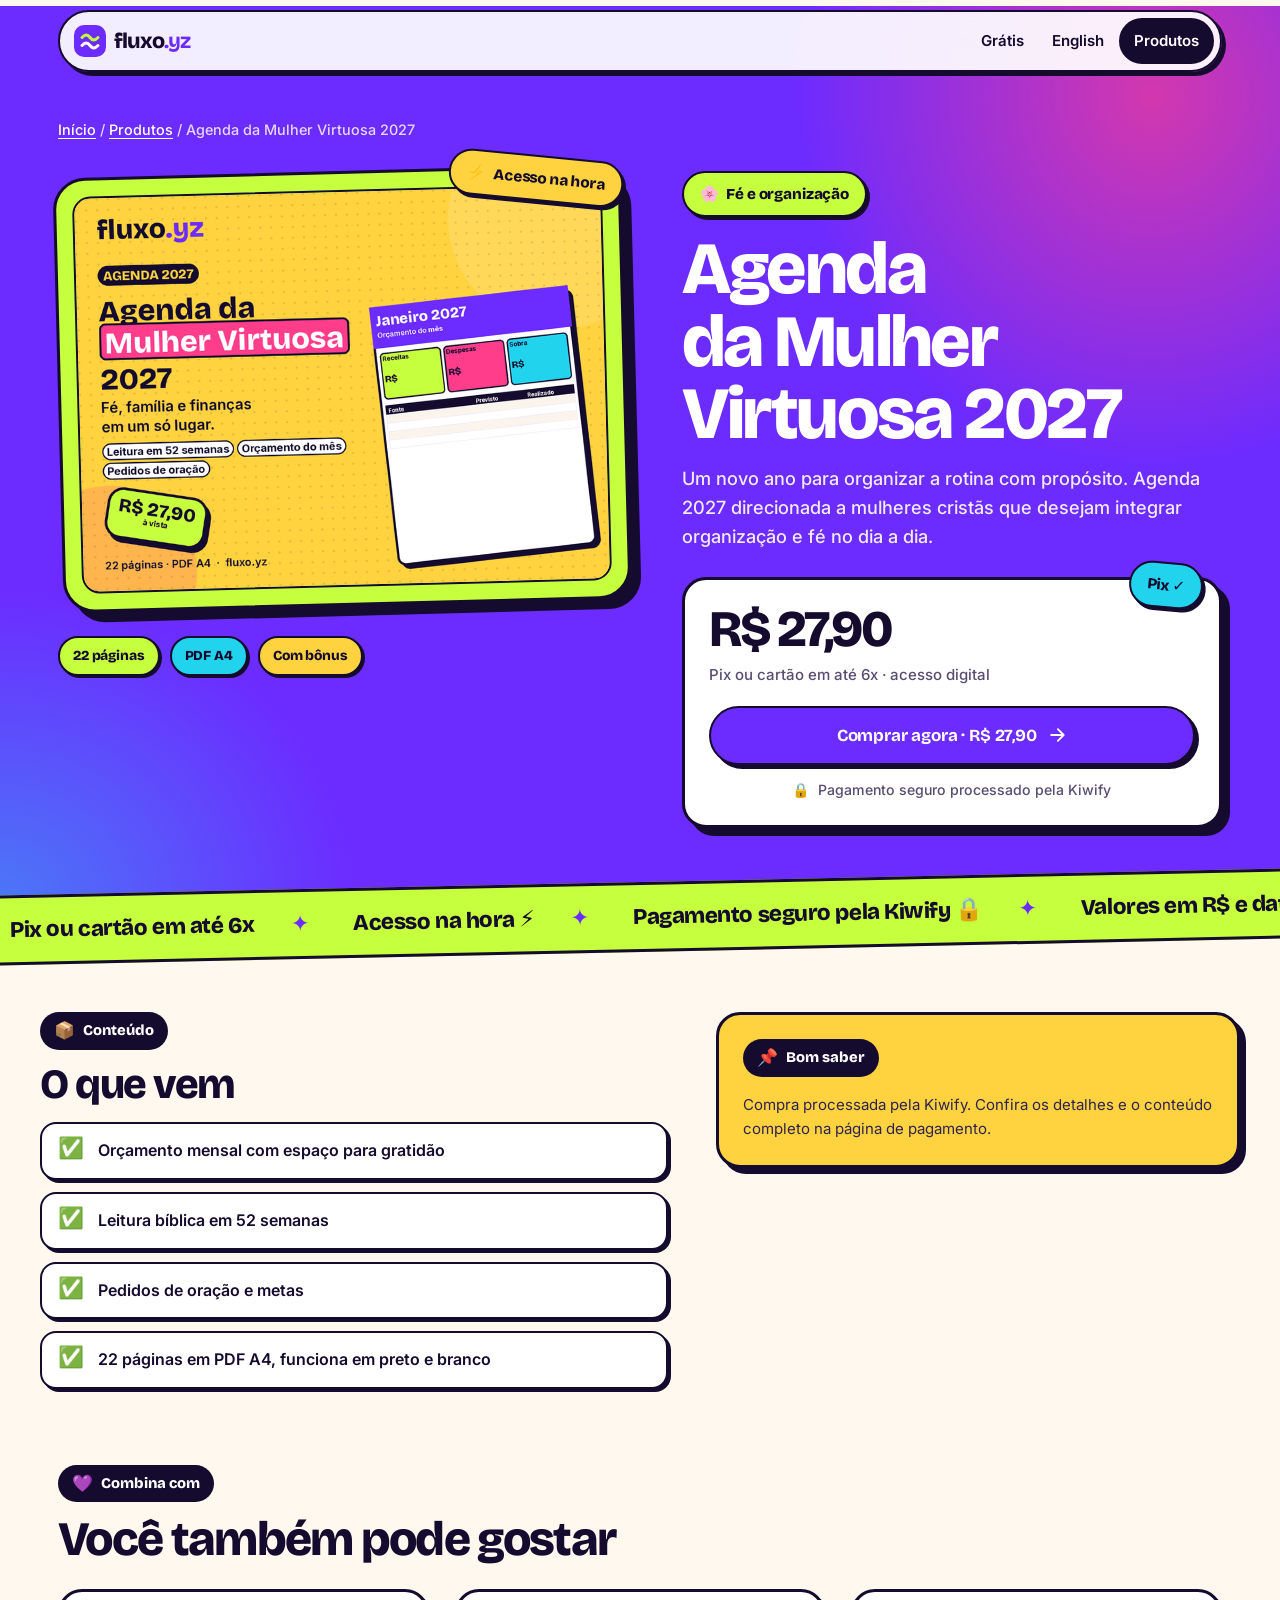
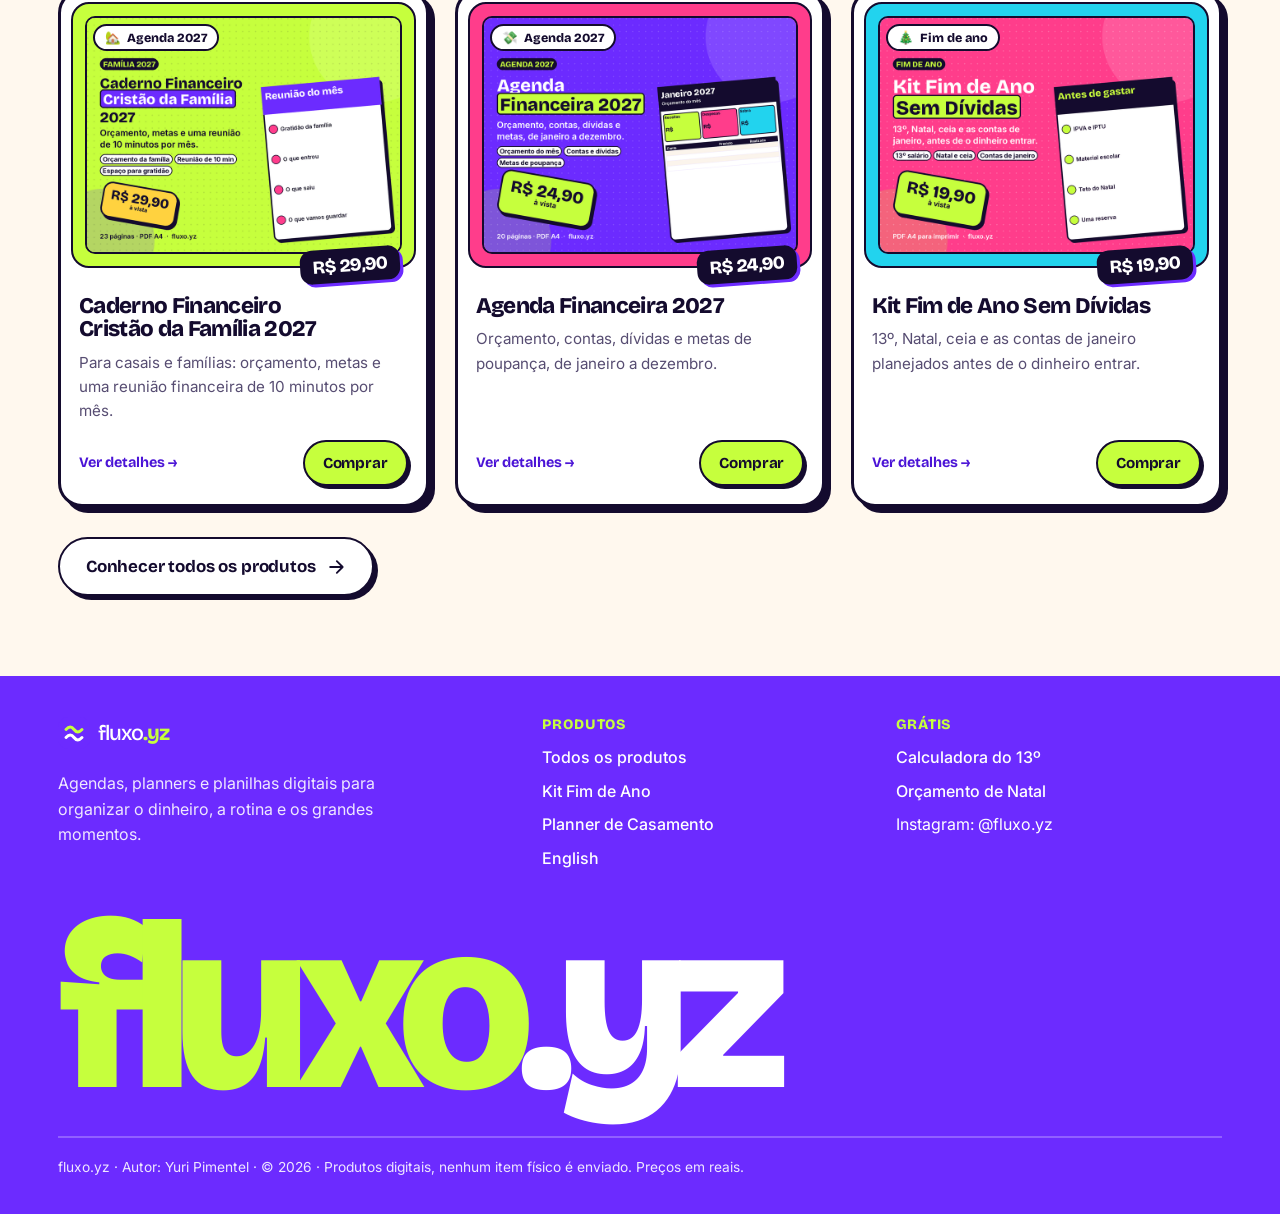
<file: ofertas/mulher-virtuosa-2027.html>
<!doctype html>
<html lang="pt-BR">
<head>
<meta charset="utf-8">
<meta name="viewport" content="width=device-width,initial-scale=1,viewport-fit=cover">
<title>Agenda da Mulher Virtuosa 2027 | fluxo.yz</title>
<meta name="description" content="Agenda 2027 direcionada a mulheres cristãs que desejam integrar organização e fé no dia a dia.">
<meta name="theme-color" content="#6C2BFF">
<link rel="icon" href="../assets/favicon.svg" type="image/svg+xml">
<link rel="preconnect" href="https://fonts.googleapis.com">
<link rel="preconnect" href="https://fonts.gstatic.com" crossorigin>
<link rel="stylesheet" href="https://fonts.googleapis.com/css2?family=Bricolage+Grotesque:opsz,wght@12..96,600;12..96,700;12..96,800&family=Inter:wght@400;500;600;700&display=swap">
<link rel="stylesheet" href="../assets/site.css">
<meta property="og:type" content="product">
<meta property="og:locale" content="pt_BR">
<meta property="og:site_name" content="fluxo.yz">
<meta property="og:title" content="Agenda da Mulher Virtuosa 2027 — R$ 27,90">
<meta property="og:description" content="Agenda 2027 direcionada a mulheres cristãs que desejam integrar organização e fé no dia a dia.">
<meta property="og:url" content="https://fluxo.yurizanoni.com/ofertas/mulher-virtuosa-2027.html">
<link rel="canonical" href="https://fluxo.yurizanoni.com/ofertas/mulher-virtuosa-2027.html">
<script type="application/ld+json">{"@context": "https://schema.org", "@type": "Product", "name": "Agenda da Mulher Virtuosa 2027", "description": "Agenda 2027 direcionada a mulheres cristãs que desejam integrar organização e fé no dia a dia.", "offers": {"@type": "Offer", "price": "27.90", "priceCurrency": "BRL", "url": "https://pay.kiwify.com.br/ndzrZaI", "availability": "https://schema.org/InStock"}, "brand": {"@type": "Brand", "name": "fluxo.yz"}}</script>
</head>
<body>
<a class="skip" href="#conteudo">Pular para o conteúdo</a>
<header class="site-header"><div class="wrap"><div class="bar">
  <a class="logo" href="../index.html" aria-label="fluxo.yz, página inicial"><svg viewBox="0 0 32 32" aria-hidden="true"><rect width="32" height="32" rx="10" fill="#6C2BFF"/><path d="M8 12.5c3-3.2 5.6-3.2 8 0s5 3.2 8 0" fill="none" stroke="#C6FF3D" stroke-width="3" stroke-linecap="round"/><path d="M8 20.5c3-3.2 5.6-3.2 8 0s5 3.2 8 0" fill="none" stroke="#fff" stroke-width="3" stroke-linecap="round"/></svg><span>fluxo<b>.yz</b></span></a>
  <nav class="nav" aria-label="Principal">
    <a href="../index.html#gratis" class="hide-sm">Grátis</a>
    <a href="../en/index.html" class="hide-sm">English</a>
    <a href="../ofertas/index.html" class="cta-nav" aria-current="page">Produtos</a>
  </nav>
</div></div></header>
<main id="conteudo">
<section class="pdp-hero"><div class="wrap">
  <nav class="crumbs" aria-label="Você está em"><a href="../index.html">Início</a> / <a href="index.html">Produtos</a> / <span>Agenda da Mulher Virtuosa 2027</span></nav>
  <div class="pdp">
    <div>
      <div class="stage"><img src="../assets/img/mulher-virtuosa-2027.png" width="760" height="570" alt="Agenda da Mulher Virtuosa 2027" loading="eager" fetchpriority="high" decoding="async"><span class="sticker s-sun st2"><span class="emoji" aria-hidden="true">⚡</span>Acesso na hora</span></div>
      <div class="facts"><span class="sticker s-lime">22 páginas</span><span class="sticker s-cyan">PDF A4</span><span class="sticker s-sun">Com bônus</span></div>
    </div>
    <div>
      <span class="sticker s-lime"><span class="emoji" aria-hidden="true">🌸</span>Fé e organização</span>
      <h1>Agenda da Mulher Virtuosa 2027</h1>
      <p class="lede">Um novo ano para organizar a rotina com propósito. Agenda 2027 direcionada a mulheres cristãs que desejam integrar organização e fé no dia a dia.</p>
      <div class="buybox">
        <span class="sticker s-cyan tag-hot">Pix ✓</span>
        <div class="price">R$ 27,90</div>
        <div class="price-sub">Pix ou cartão em até 6x · acesso digital</div>
        <a class="btn btn-violet" id="buy" href="https://pay.kiwify.com.br/ndzrZaI" rel="nofollow">Comprar agora · R$ 27,90 <svg viewBox="0 0 24 24" fill="none" stroke="currentColor" stroke-width="2.2" stroke-linecap="round" stroke-linejoin="round" aria-hidden="true"><path d="M5 12h14M13 5l7 7-7 7"/></svg></a>
        
        <div class="sec"><span class="emoji" aria-hidden="true">🔒</span>Pagamento seguro processado pela Kiwify</div>
      </div>
    </div>
  </div>
</div></section>
<div class="mq-wrap"><div class="marquee" role="region" aria-label="Como a compra funciona"><div class="marquee-track"><ul><li>Pix ou cartão em até 6x</li><li>Acesso na hora ⚡</li><li>Pagamento seguro pela Kiwify 🔒</li><li>Valores em R$ e datas em dd/mm</li><li>Feito para o Brasil 🇧🇷</li><li>Imprima em casa 🖨️</li><li>Planilhas no Excel e Google Sheets</li></ul><ul aria-hidden="true"><li>Pix ou cartão em até 6x</li><li>Acesso na hora ⚡</li><li>Pagamento seguro pela Kiwify 🔒</li><li>Valores em R$ e datas em dd/mm</li><li>Feito para o Brasil 🇧🇷</li><li>Imprima em casa 🖨️</li><li>Planilhas no Excel e Google Sheets</li></ul></div></div></div>
<div class="wrap pdp-body">
  <div class="includes"><span class="kicker"><span class="emoji" aria-hidden="true">📦</span>Conteúdo</span><h2>O que vem</h2><ul><li><span class="emoji" aria-hidden="true">✅</span><span>Orçamento mensal com espaço para gratidão</span></li><li><span class="emoji" aria-hidden="true">✅</span><span>Leitura bíblica em 52 semanas</span></li><li><span class="emoji" aria-hidden="true">✅</span><span>Pedidos de oração e metas</span></li><li><span class="emoji" aria-hidden="true">✅</span><span>22 páginas em PDF A4, funciona em preto e branco</span></li></ul></div>
  <div class="notes"><span class="kicker"><span class="emoji" aria-hidden="true">📌</span>Bom saber</span><div style="margin-top:16px"><p class="note">Compra processada pela Kiwify. Confira os detalhes e o conteúdo completo na página de pagamento.</p></div></div>
</div>
<section class="related"><div class="wrap"><span class="kicker"><span class="emoji" aria-hidden="true">💜</span>Combina com</span><h2>Você também pode gostar</h2><div class="grid">
<article class="card" data-cat="ano">
  <div class="thumb"><span class="cat"><span class="emoji" aria-hidden="true">🏡</span>Agenda 2027</span><img src="../assets/img/familia-crista-2027.png" width="760" height="570" alt="Caderno Financeiro Cristão da Família 2027" loading="lazy" decoding="async"><span class="price-tag">R$ 29,90</span></div>
  <div class="content">
    <h3><a href="../ofertas/familia-crista-2027.html">Caderno Financeiro Cristão da Família 2027</a></h3>
    <p>Para casais e famílias: orçamento, metas e uma reunião financeira de 10 minutos por mês.</p>
    <div class="meta"><span class="see">Ver detalhes →</span><a class="btn btn-lime btn-sm buy" href="https://pay.kiwify.com.br/xUQPfjQ" aria-label="Comprar Caderno Financeiro Cristão da Família 2027 por R$ 29,90">Comprar</a></div>
  </div>
</article><article class="card" data-cat="ano">
  <div class="thumb"><span class="cat"><span class="emoji" aria-hidden="true">💸</span>Agenda 2027</span><img src="../assets/img/agenda-financeira-2027.png" width="760" height="570" alt="Agenda Financeira 2027" loading="lazy" decoding="async"><span class="price-tag">R$ 24,90</span></div>
  <div class="content">
    <h3><a href="../ofertas/agenda-financeira-2027.html">Agenda Financeira 2027</a></h3>
    <p>Orçamento, contas, dívidas e metas de poupança, de janeiro a dezembro.</p>
    <div class="meta"><span class="see">Ver detalhes →</span><a class="btn btn-lime btn-sm buy" href="https://pay.kiwify.com.br/mEySs1c" aria-label="Comprar Agenda Financeira 2027 por R$ 24,90">Comprar</a></div>
  </div>
</article><article class="card" data-cat="fim">
  <div class="thumb"><span class="cat"><span class="emoji" aria-hidden="true">🎄</span>Fim de ano</span><img src="../assets/img/kit-fim-de-ano.png" width="760" height="570" alt="Kit Fim de Ano Sem Dívidas" loading="lazy" decoding="async"><span class="price-tag">R$ 19,90</span></div>
  <div class="content">
    <h3><a href="../ofertas/fim-de-ano-sem-dividas.html">Kit Fim de Ano Sem Dívidas</a></h3>
    <p>13º, Natal, ceia e as contas de janeiro planejados antes de o dinheiro entrar.</p>
    <div class="meta"><span class="see">Ver detalhes →</span><a class="btn btn-lime btn-sm buy" href="https://pay.kiwify.com.br/gpDDOzI" aria-label="Comprar Kit Fim de Ano Sem Dívidas por R$ 19,90">Comprar</a></div>
  </div>
</article>
</div><p style="margin-top:30px"><a class="btn btn-white" href="index.html">Conhecer todos os produtos <svg viewBox="0 0 24 24" fill="none" stroke="currentColor" stroke-width="2.2" stroke-linecap="round" stroke-linejoin="round" aria-hidden="true"><path d="M5 12h14M13 5l7 7-7 7"/></svg></a></p></div></section>
</main>
<div class="sticky-buy" id="sticky-buy" aria-hidden="true"><div class="t"><span>Agenda da Mulher Virtuosa 2027</span><b>R$ 27,90</b></div><a class="btn btn-lime btn-sm" id="buy-m" href="https://pay.kiwify.com.br/ndzrZaI" rel="nofollow" tabindex="-1">Comprar</a></div>
<footer class="site-footer"><div class="wrap">
  <div class="cols">
    <div><a class="logo" href="../index.html"><svg viewBox="0 0 32 32" aria-hidden="true"><rect width="32" height="32" rx="10" fill="#6C2BFF"/><path d="M8 12.5c3-3.2 5.6-3.2 8 0s5 3.2 8 0" fill="none" stroke="#C6FF3D" stroke-width="3" stroke-linecap="round"/><path d="M8 20.5c3-3.2 5.6-3.2 8 0s5 3.2 8 0" fill="none" stroke="#fff" stroke-width="3" stroke-linecap="round"/></svg><span>fluxo<b>.yz</b></span></a>
      <p class="about">Agendas, planners e planilhas digitais para organizar o dinheiro, a rotina e os grandes momentos.</p></div>
    <div><h4>Produtos</h4><ul>
      <li><a href="../ofertas/index.html">Todos os produtos</a></li>
      <li><a href="../ofertas/fim-de-ano-sem-dividas.html">Kit Fim de Ano</a></li>
      <li><a href="../ofertas/planner-casamento.html">Planner de Casamento</a></li>
      <li><a href="../en/index.html">English</a></li></ul></div>
    <div><h4>Grátis</h4><ul>
      <li><a href="../calculadora-13o-salario/">Calculadora do 13º</a></li>
      <li><a href="../calculadora-orcamento-natal/">Orçamento de Natal</a></li>
      <li>Instagram: @fluxo.yz</li></ul></div>
  </div>
  <p class="footer-big" aria-hidden="true">fluxo<span>.yz</span></p>
  <div class="legal">fluxo.yz · Autor: Yuri Pimentel · © 2026 · Produtos digitais, nenhum item físico é enviado. Preços em reais.</div>
</div></footer>
<script>(function(){var a=document.getElementById("buy"),q=new URLSearchParams(location.search),allowed=["utm_source","utm_medium","utm_campaign","utm_content","utm_term"];var d=new URL(a.href);allowed.forEach(function(k){if(q.has(k))d.searchParams.set(k,q.get(k).slice(0,120))});if(!q.has("utm_source"))d.searchParams.set("utm_source","fluxo_ofertas");d.searchParams.set("utm_content","mulher-virtuosa-2027");a.href=d.toString()})()</script>
<script>(function(){var b=document.getElementById("buy"),s=document.getElementById("sticky-buy"),m=document.getElementById("buy-m");if(!b||!s)return;m.href=b.href;new MutationObserver(function(){m.href=b.href}).observe(b,{attributes:true,attributeFilter:["href"]});if("IntersectionObserver"in window){new IntersectionObserver(function(e){s.classList.toggle("show",!e[0].isIntersecting&&e[0].boundingClientRect.top<0)}).observe(b)}})()</script>
</body></html>
</file>
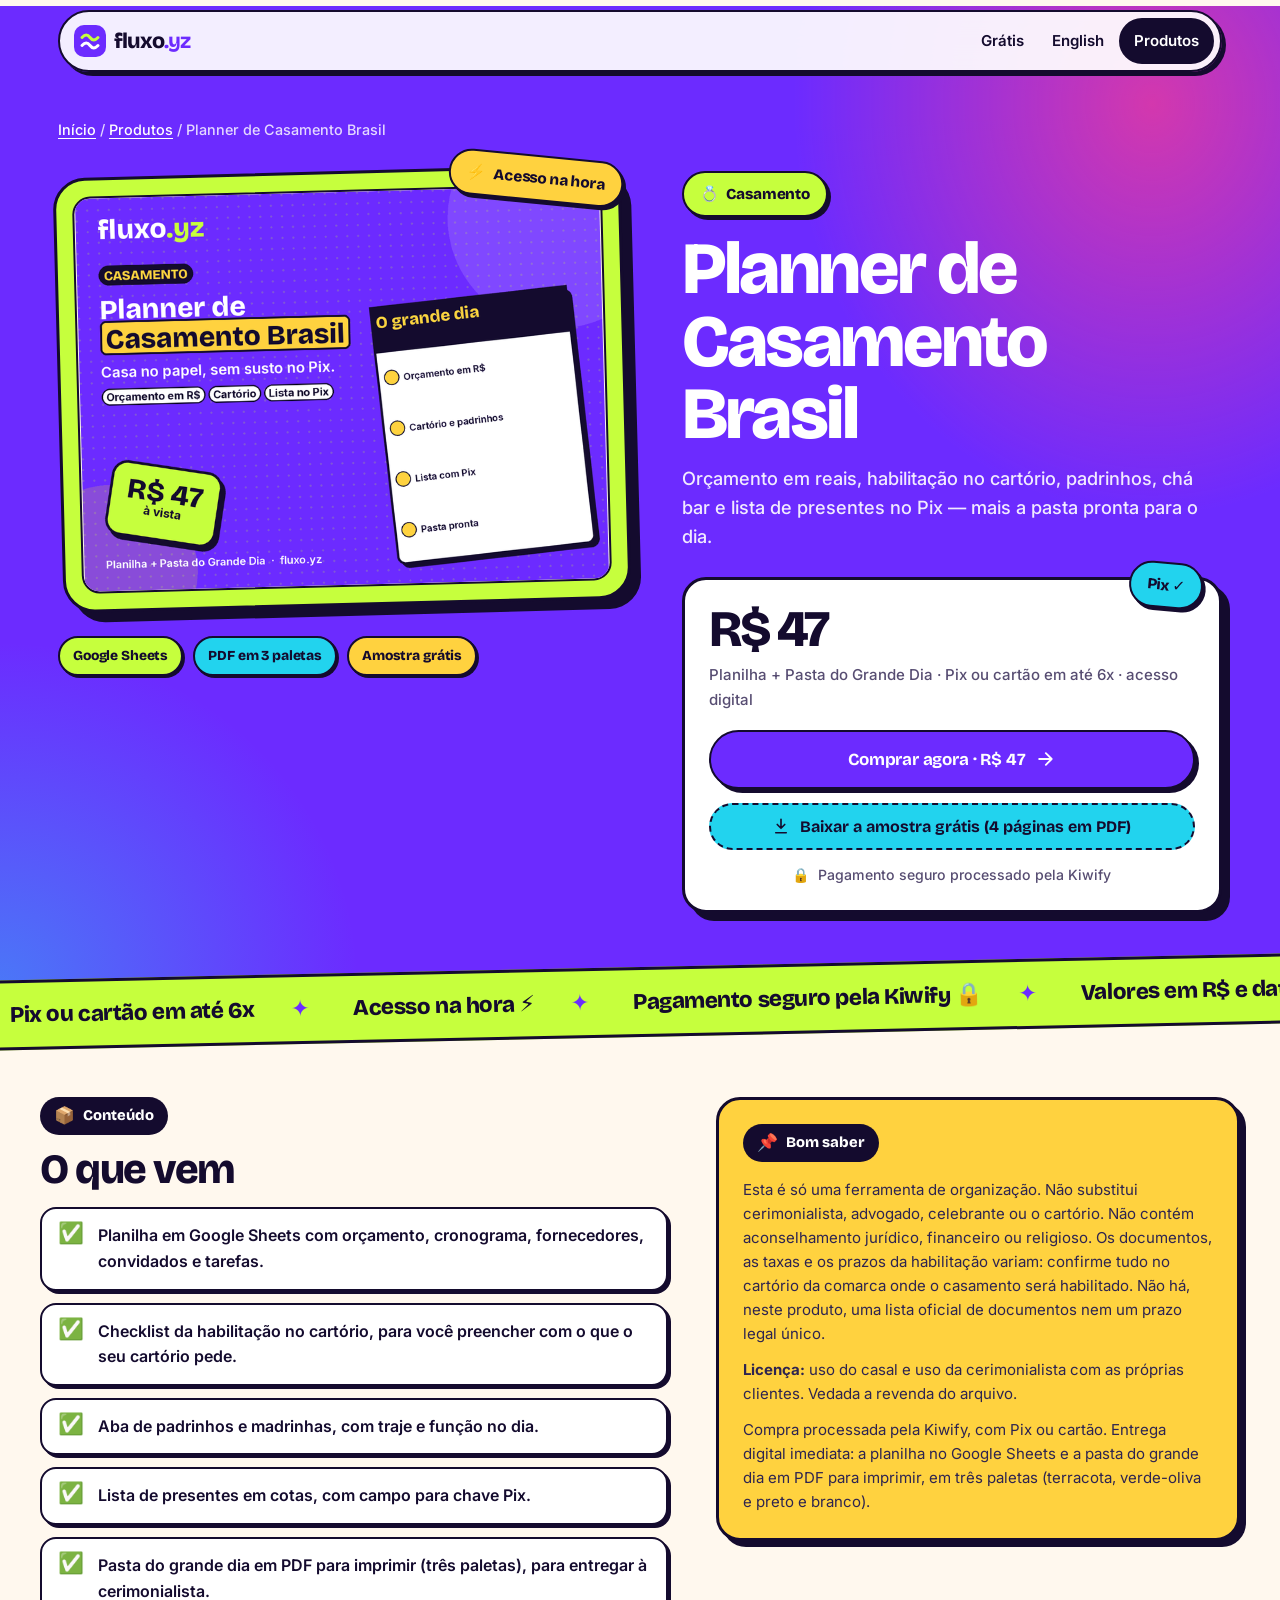
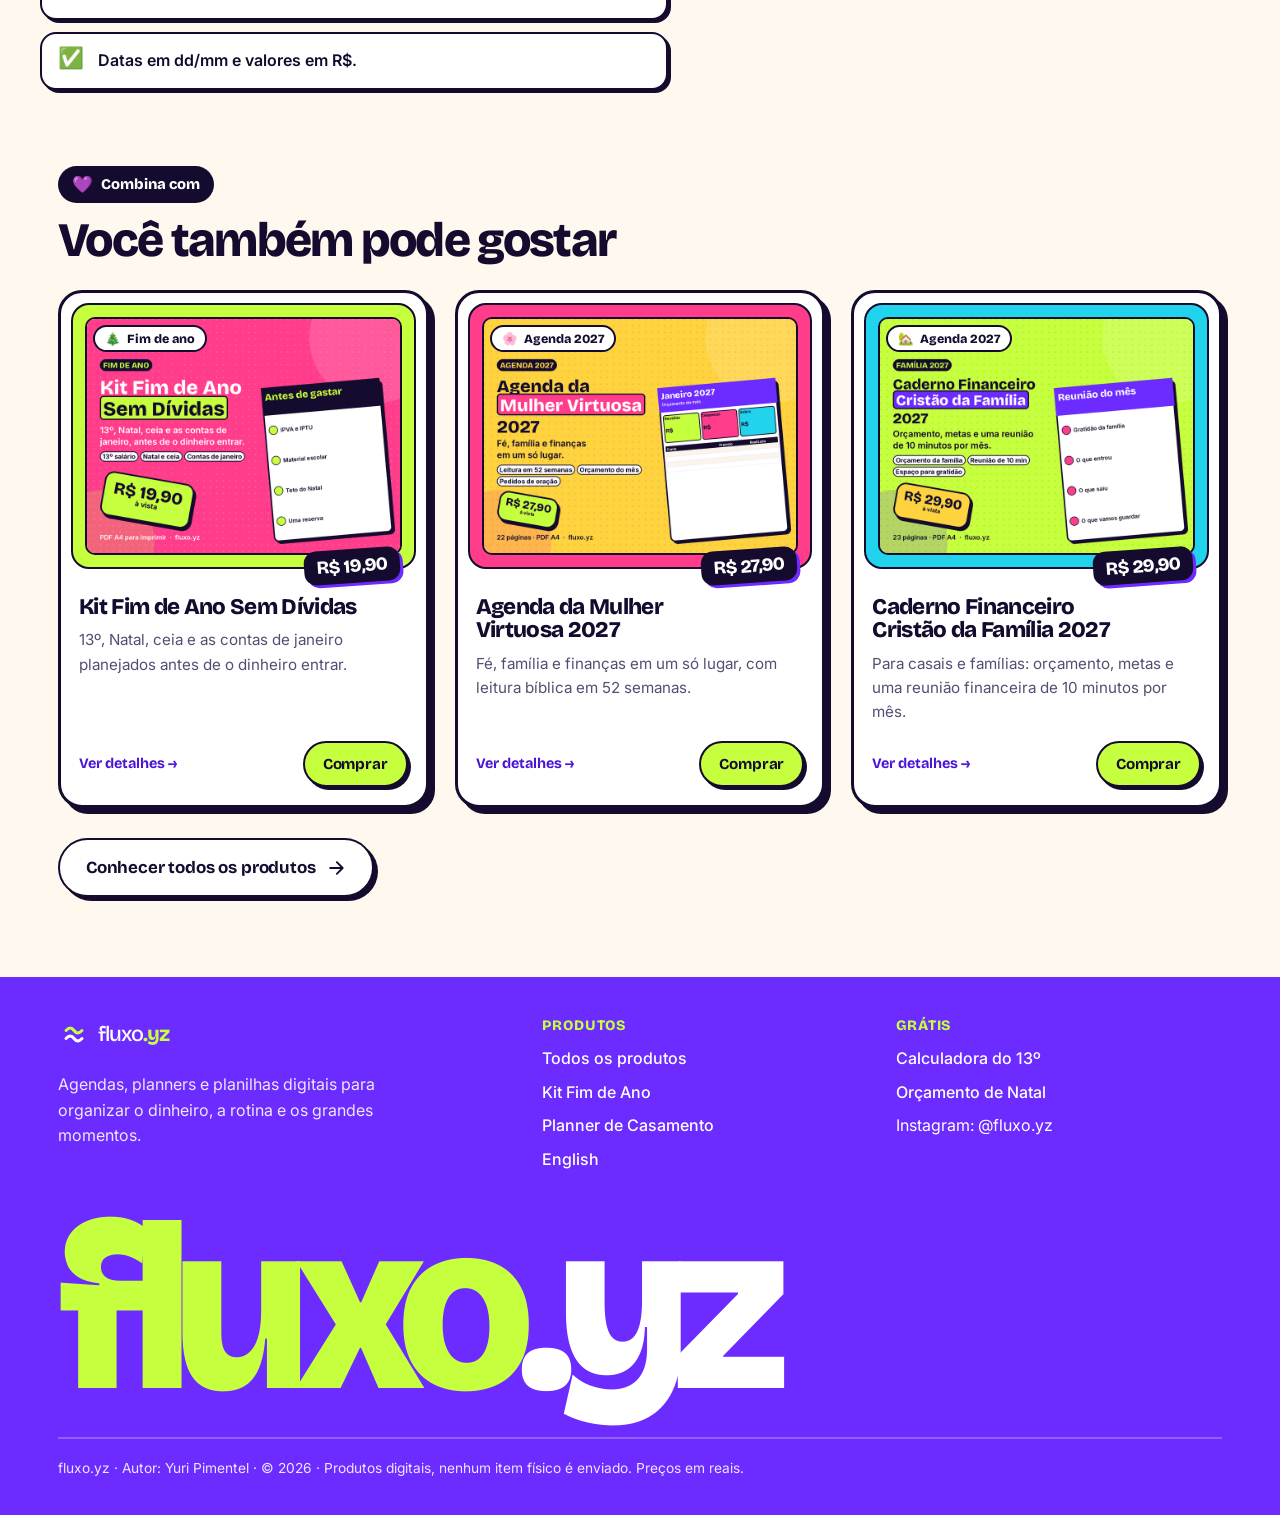
<file: ofertas/planner-casamento.html>
<!doctype html>
<html lang="pt-BR">
<head>
<meta charset="utf-8">
<meta name="viewport" content="width=device-width,initial-scale=1,viewport-fit=cover">
<title>Planner de Casamento Brasil — Planilha + Pasta do Grande Dia | fluxo.yz</title>
<meta name="description" content="Do noivado ao “sim”, tudo no lugar: orçamento em reais, cartório, padrinhos, Pix dos presentes e a pasta pronta para o dia. Planilha no Google Sheets e pasta em PDF para imprimir, em três paletas.">
<meta name="theme-color" content="#6C2BFF">
<link rel="icon" href="../assets/favicon.svg" type="image/svg+xml">
<link rel="preconnect" href="https://fonts.googleapis.com">
<link rel="preconnect" href="https://fonts.gstatic.com" crossorigin>
<link rel="stylesheet" href="https://fonts.googleapis.com/css2?family=Bricolage+Grotesque:opsz,wght@12..96,600;12..96,700;12..96,800&family=Inter:wght@400;500;600;700&display=swap">
<link rel="stylesheet" href="../assets/site.css">
<meta property="og:type" content="product">
<meta property="og:locale" content="pt_BR">
<meta property="og:site_name" content="fluxo.yz">
<meta property="og:title" content="Planner de Casamento Brasil — Planilha + Pasta do Grande Dia — R$ 47">
<meta property="og:description" content="Do noivado ao “sim”, tudo no lugar: orçamento em reais, cartório, padrinhos, Pix dos presentes e a pasta pronta para o dia.">
<meta property="og:url" content="https://fluxo.yurizanoni.com/ofertas/planner-casamento.html">
<meta property="og:image" content="https://fluxo.yurizanoni.com/assets/img/planner-casamento.png">
<meta property="og:image:width" content="760">
<meta property="og:image:height" content="570">
<meta name="twitter:card" content="summary_large_image">
<meta name="twitter:title" content="Planner de Casamento Brasil — R$ 47">
<meta name="twitter:description" content="Do noivado ao “sim”, tudo no lugar: orçamento em reais, cartório, padrinhos, Pix dos presentes e a pasta pronta para o dia.">
<meta name="twitter:image" content="https://fluxo.yurizanoni.com/assets/img/planner-casamento.png">
<link rel="canonical" href="https://fluxo.yurizanoni.com/ofertas/planner-casamento.html">
<script type="application/ld+json">{"@context": "https://schema.org", "@type": "Product", "name": "Planner de Casamento Brasil — Planilha + Pasta do Grande Dia", "description": "Do noivado ao “sim”, tudo no lugar: orçamento em reais, cartório, padrinhos, Pix dos presentes e a pasta pronta para o dia.", "image": "https://fluxo.yurizanoni.com/assets/img/planner-casamento.png", "offers": {"@type": "Offer", "price": "47.00", "priceCurrency": "BRL", "url": "https://pay.kiwify.com.br/seXAGSn", "availability": "https://schema.org/InStock"}, "brand": {"@type": "Brand", "name": "fluxo.yz"}}</script>
</head>
<body>
<a class="skip" href="#conteudo">Pular para o conteúdo</a>
<header class="site-header"><div class="wrap"><div class="bar">
  <a class="logo" href="../index.html" aria-label="fluxo.yz, página inicial"><svg viewBox="0 0 32 32" aria-hidden="true"><rect width="32" height="32" rx="10" fill="#6C2BFF"/><path d="M8 12.5c3-3.2 5.6-3.2 8 0s5 3.2 8 0" fill="none" stroke="#C6FF3D" stroke-width="3" stroke-linecap="round"/><path d="M8 20.5c3-3.2 5.6-3.2 8 0s5 3.2 8 0" fill="none" stroke="#fff" stroke-width="3" stroke-linecap="round"/></svg><span>fluxo<b>.yz</b></span></a>
  <nav class="nav" aria-label="Principal">
    <a href="../index.html#gratis" class="hide-sm">Grátis</a>
    <a href="../en/index.html" class="hide-sm">English</a>
    <a href="../ofertas/index.html" class="cta-nav" aria-current="page">Produtos</a>
  </nav>
</div></div></header>
<main id="conteudo">
<section class="pdp-hero"><div class="wrap">
  <nav class="crumbs" aria-label="Você está em"><a href="../index.html">Início</a> / <a href="index.html">Produtos</a> / <span>Planner de Casamento Brasil</span></nav>
  <div class="pdp">
    <div>
      <div class="stage contain"><img src="../assets/img/planner-casamento.png" width="760" height="570" alt="Planner de Casamento Brasil — Planilha + Pasta do Grande Dia" loading="eager" fetchpriority="high" decoding="async"><span class="sticker s-sun st2"><span class="emoji" aria-hidden="true">⚡</span>Acesso na hora</span></div>
      <div class="facts"><span class="sticker s-lime">Google Sheets</span><span class="sticker s-cyan">PDF em 3 paletas</span><span class="sticker s-sun">Amostra grátis</span></div>
    </div>
    <div>
      <span class="sticker s-lime"><span class="emoji" aria-hidden="true">💍</span>Casamento</span>
      <h1>Planner de Casamento Brasil</h1>
      <p class="lede">Orçamento em reais, habilitação no cartório, padrinhos, chá bar e lista de presentes no Pix — mais a pasta pronta para o dia.</p>
      <div class="buybox">
        <span class="sticker s-cyan tag-hot">Pix ✓</span>
        <div class="price">R$ 47</div>
        <div class="price-sub">Planilha + Pasta do Grande Dia · Pix ou cartão em até 6x · acesso digital</div>
        <a class="btn btn-violet" id="buy" href="https://pay.kiwify.com.br/seXAGSn?utm_source=site&amp;utm_medium=pagina-produto&amp;utm_campaign=casamento" rel="nofollow noopener noreferrer">Comprar agora · R$ 47 <svg viewBox="0 0 24 24" fill="none" stroke="currentColor" stroke-width="2.2" stroke-linecap="round" stroke-linejoin="round" aria-hidden="true"><path d="M5 12h14M13 5l7 7-7 7"/></svg></a>
        <a class="download" href="[data-uri]" download="amostra-planner-casamento.pdf"><svg viewBox="0 0 24 24" fill="none" stroke="currentColor" stroke-width="2.2" stroke-linecap="round" stroke-linejoin="round" aria-hidden="true"><path d="M12 3v12M7 10l5 5 5-5M5 21h14"/></svg>Baixar a amostra grátis (4 páginas em PDF)</a>
        <div class="sec"><span class="emoji" aria-hidden="true">🔒</span>Pagamento seguro processado pela Kiwify</div>
      </div>
    </div>
  </div>
</div></section>
<div class="mq-wrap"><div class="marquee" role="region" aria-label="Como a compra funciona"><div class="marquee-track"><ul><li>Pix ou cartão em até 6x</li><li>Acesso na hora ⚡</li><li>Pagamento seguro pela Kiwify 🔒</li><li>Valores em R$ e datas em dd/mm</li><li>Feito para o Brasil 🇧🇷</li><li>Imprima em casa 🖨️</li><li>Planilhas no Excel e Google Sheets</li></ul><ul aria-hidden="true"><li>Pix ou cartão em até 6x</li><li>Acesso na hora ⚡</li><li>Pagamento seguro pela Kiwify 🔒</li><li>Valores em R$ e datas em dd/mm</li><li>Feito para o Brasil 🇧🇷</li><li>Imprima em casa 🖨️</li><li>Planilhas no Excel e Google Sheets</li></ul></div></div></div>
<div class="wrap pdp-body">
  <div class="includes"><span class="kicker"><span class="emoji" aria-hidden="true">📦</span>Conteúdo</span><h2>O que vem</h2><ul><li><span class="emoji" aria-hidden="true">✅</span><span>Planilha em Google Sheets com orçamento, cronograma, fornecedores, convidados e tarefas.</span></li><li><span class="emoji" aria-hidden="true">✅</span><span>Checklist da habilitação no cartório, para você preencher com o que o seu cartório pede.</span></li><li><span class="emoji" aria-hidden="true">✅</span><span>Aba de padrinhos e madrinhas, com traje e função no dia.</span></li><li><span class="emoji" aria-hidden="true">✅</span><span>Lista de presentes em cotas, com campo para chave Pix.</span></li><li><span class="emoji" aria-hidden="true">✅</span><span>Pasta do grande dia em PDF para imprimir (três paletas), para entregar à cerimonialista.</span></li><li><span class="emoji" aria-hidden="true">✅</span><span>Datas em dd/mm e valores em R$.</span></li></ul></div>
  <div class="notes"><span class="kicker"><span class="emoji" aria-hidden="true">📌</span>Bom saber</span><div style="margin-top:16px"><p class="note">Esta é só uma ferramenta de organização. Não substitui cerimonialista, advogado, celebrante ou o cartório. Não contém aconselhamento jurídico, financeiro ou religioso. Os documentos, as taxas e os prazos da habilitação variam: confirme tudo no cartório da comarca onde o casamento será habilitado. Não há, neste produto, uma lista oficial de documentos nem um prazo legal único.</p>
<p class="note"><strong>Licença:</strong> uso do casal e uso da cerimonialista com as próprias clientes. Vedada a revenda do arquivo.</p>
<p class="note">Compra processada pela Kiwify, com Pix ou cartão. Entrega digital imediata: a planilha no Google Sheets e a pasta do grande dia em PDF para imprimir, em três paletas (terracota, verde-oliva e preto e branco).</p></div></div>
</div>
<section class="related"><div class="wrap"><span class="kicker"><span class="emoji" aria-hidden="true">💜</span>Combina com</span><h2>Você também pode gostar</h2><div class="grid">
<article class="card" data-cat="fim">
  <div class="thumb"><span class="cat"><span class="emoji" aria-hidden="true">🎄</span>Fim de ano</span><img src="../assets/img/kit-fim-de-ano.png" width="760" height="570" alt="Kit Fim de Ano Sem Dívidas" loading="lazy" decoding="async"><span class="price-tag">R$ 19,90</span></div>
  <div class="content">
    <h3><a href="../ofertas/fim-de-ano-sem-dividas.html">Kit Fim de Ano Sem Dívidas</a></h3>
    <p>13º, Natal, ceia e as contas de janeiro planejados antes de o dinheiro entrar.</p>
    <div class="meta"><span class="see">Ver detalhes →</span><a class="btn btn-lime btn-sm buy" href="https://pay.kiwify.com.br/gpDDOzI" aria-label="Comprar Kit Fim de Ano Sem Dívidas por R$ 19,90">Comprar</a></div>
  </div>
</article><article class="card" data-cat="ano">
  <div class="thumb"><span class="cat"><span class="emoji" aria-hidden="true">🌸</span>Agenda 2027</span><img src="../assets/img/mulher-virtuosa-2027.png" width="760" height="570" alt="Agenda da Mulher Virtuosa 2027" loading="lazy" decoding="async"><span class="price-tag">R$ 27,90</span></div>
  <div class="content">
    <h3><a href="../ofertas/mulher-virtuosa-2027.html">Agenda da Mulher Virtuosa 2027</a></h3>
    <p>Fé, família e finanças em um só lugar, com leitura bíblica em 52 semanas.</p>
    <div class="meta"><span class="see">Ver detalhes →</span><a class="btn btn-lime btn-sm buy" href="https://pay.kiwify.com.br/ndzrZaI" aria-label="Comprar Agenda da Mulher Virtuosa 2027 por R$ 27,90">Comprar</a></div>
  </div>
</article><article class="card" data-cat="ano">
  <div class="thumb"><span class="cat"><span class="emoji" aria-hidden="true">🏡</span>Agenda 2027</span><img src="../assets/img/familia-crista-2027.png" width="760" height="570" alt="Caderno Financeiro Cristão da Família 2027" loading="lazy" decoding="async"><span class="price-tag">R$ 29,90</span></div>
  <div class="content">
    <h3><a href="../ofertas/familia-crista-2027.html">Caderno Financeiro Cristão da Família 2027</a></h3>
    <p>Para casais e famílias: orçamento, metas e uma reunião financeira de 10 minutos por mês.</p>
    <div class="meta"><span class="see">Ver detalhes →</span><a class="btn btn-lime btn-sm buy" href="https://pay.kiwify.com.br/xUQPfjQ" aria-label="Comprar Caderno Financeiro Cristão da Família 2027 por R$ 29,90">Comprar</a></div>
  </div>
</article>
</div><p style="margin-top:30px"><a class="btn btn-white" href="index.html">Conhecer todos os produtos <svg viewBox="0 0 24 24" fill="none" stroke="currentColor" stroke-width="2.2" stroke-linecap="round" stroke-linejoin="round" aria-hidden="true"><path d="M5 12h14M13 5l7 7-7 7"/></svg></a></p></div></section>
</main>
<div class="sticky-buy" id="sticky-buy" aria-hidden="true"><div class="t"><span>Planner de Casamento Brasil</span><b>R$ 47</b></div><a class="btn btn-lime btn-sm" id="buy-m" href="https://pay.kiwify.com.br/seXAGSn?utm_source=site&amp;utm_medium=pagina-produto&amp;utm_campaign=casamento" rel="nofollow noopener noreferrer" tabindex="-1">Comprar</a></div>
<footer class="site-footer"><div class="wrap">
  <div class="cols">
    <div><a class="logo" href="../index.html"><svg viewBox="0 0 32 32" aria-hidden="true"><rect width="32" height="32" rx="10" fill="#6C2BFF"/><path d="M8 12.5c3-3.2 5.6-3.2 8 0s5 3.2 8 0" fill="none" stroke="#C6FF3D" stroke-width="3" stroke-linecap="round"/><path d="M8 20.5c3-3.2 5.6-3.2 8 0s5 3.2 8 0" fill="none" stroke="#fff" stroke-width="3" stroke-linecap="round"/></svg><span>fluxo<b>.yz</b></span></a>
      <p class="about">Agendas, planners e planilhas digitais para organizar o dinheiro, a rotina e os grandes momentos.</p></div>
    <div><h4>Produtos</h4><ul>
      <li><a href="../ofertas/index.html">Todos os produtos</a></li>
      <li><a href="../ofertas/fim-de-ano-sem-dividas.html">Kit Fim de Ano</a></li>
      <li><a href="../ofertas/planner-casamento.html">Planner de Casamento</a></li>
      <li><a href="../en/index.html">English</a></li></ul></div>
    <div><h4>Grátis</h4><ul>
      <li><a href="../calculadora-13o-salario/">Calculadora do 13º</a></li>
      <li><a href="../calculadora-orcamento-natal/">Orçamento de Natal</a></li>
      <li>Instagram: @fluxo.yz</li></ul></div>
  </div>
  <p class="footer-big" aria-hidden="true">fluxo<span>.yz</span></p>
  <div class="legal">fluxo.yz · Autor: Yuri Pimentel · © 2026 · Produtos digitais, nenhum item físico é enviado. Preços em reais.</div>
</div></footer>
<script>
    (function () {
      var a = document.getElementById("buy");
      if (!a) return;
      var q = new URLSearchParams(location.search);
      var allowed = ["utm_source", "utm_medium", "utm_campaign", "utm_content", "utm_term"];
      var d = new URL(a.href);
      allowed.forEach(function (k) {
        if (q.has(k)) d.searchParams.set(k, q.get(k).slice(0, 120));
      });
      a.href = d.toString();
    })();
  </script>
<script>(function(){var b=document.getElementById("buy"),s=document.getElementById("sticky-buy"),m=document.getElementById("buy-m");if(!b||!s)return;m.href=b.href;new MutationObserver(function(){m.href=b.href}).observe(b,{attributes:true,attributeFilter:["href"]});if("IntersectionObserver"in window){new IntersectionObserver(function(e){s.classList.toggle("show",!e[0].isIntersecting&&e[0].boundingClientRect.top<0)}).observe(b)}})()</script>
</body></html>
</file>
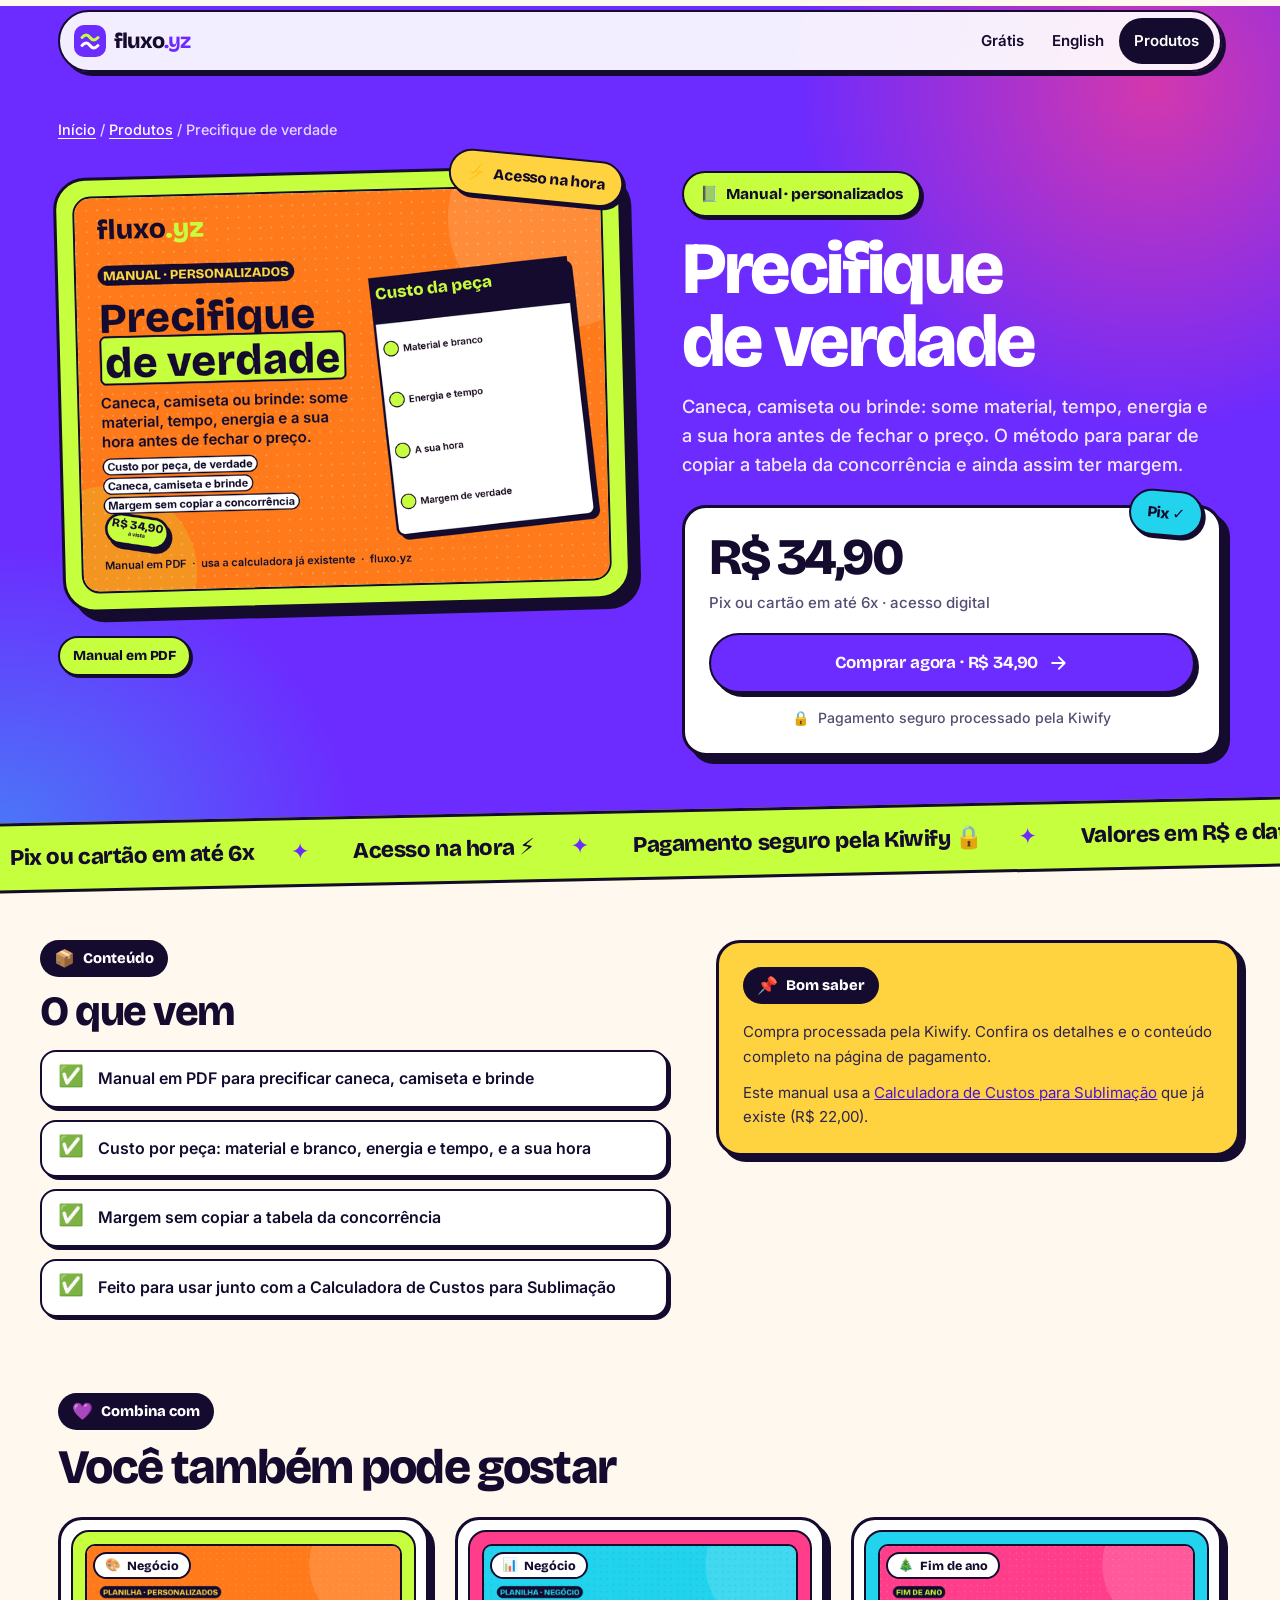
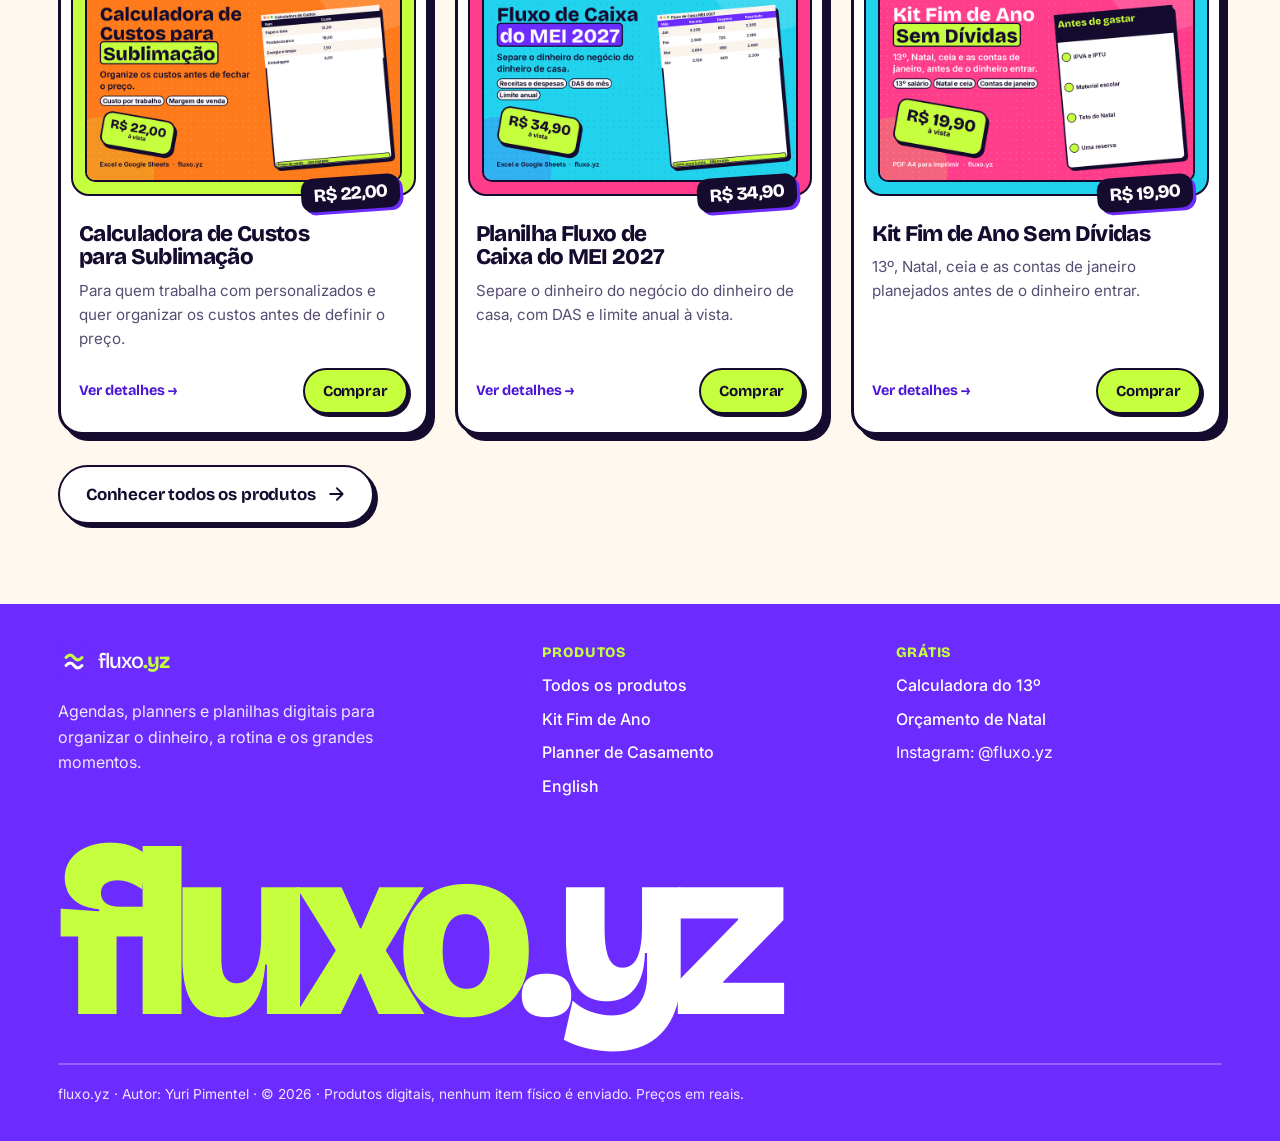
<file: ofertas/precifique-de-verdade.html>
<!doctype html>
<html lang="pt-BR">
<head>
<meta charset="utf-8">
<meta name="viewport" content="width=device-width,initial-scale=1,viewport-fit=cover">
<title>Precifique de verdade — Manual de custos para sublimação e personalizados | fluxo.yz</title>
<meta name="description" content="Caneca, camiseta ou brinde: some material, tempo, energia e a sua hora antes de fechar o preço. O método para parar de copiar a tabela da concorrência e ainda assim ter margem.">
<meta name="theme-color" content="#6C2BFF">
<link rel="icon" href="../assets/favicon.svg" type="image/svg+xml">
<link rel="preconnect" href="https://fonts.googleapis.com">
<link rel="preconnect" href="https://fonts.gstatic.com" crossorigin>
<link rel="stylesheet" href="https://fonts.googleapis.com/css2?family=Bricolage+Grotesque:opsz,wght@12..96,600;12..96,700;12..96,800&family=Inter:wght@400;500;600;700&display=swap">
<link rel="stylesheet" href="../assets/site.css">
<meta property="og:type" content="product">
<meta property="og:locale" content="pt_BR">
<meta property="og:site_name" content="fluxo.yz">
<meta property="og:title" content="Precifique de verdade — Manual de custos para sublimação e personalizados — R$ 34,90">
<meta property="og:description" content="Caneca, camiseta ou brinde: some material, tempo, energia e a sua hora antes de fechar o preço. O método para parar de copiar a tabela da concorrência e ainda assim ter margem.">
<meta property="og:url" content="https://fluxo.yurizanoni.com/ofertas/precifique-de-verdade.html">
<meta property="og:image" content="https://fluxo.yurizanoni.com/assets/img/precifique-de-verdade.png">
<meta property="og:image:width" content="760">
<meta property="og:image:height" content="570">
<meta name="twitter:card" content="summary_large_image">
<meta name="twitter:title" content="Precifique de verdade — R$ 34,90">
<meta name="twitter:description" content="Caneca, camiseta ou brinde: some material, tempo, energia e a sua hora antes de fechar o preço. O método para parar de copiar a tabela da concorrência e ainda assim ter margem.">
<meta name="twitter:image" content="https://fluxo.yurizanoni.com/assets/img/precifique-de-verdade.png">
<link rel="canonical" href="https://fluxo.yurizanoni.com/ofertas/precifique-de-verdade.html">
<script type="application/ld+json">{"@context": "https://schema.org", "@type": "Product", "name": "Precifique de verdade — Manual de custos para sublimação e personalizados", "description": "Caneca, camiseta ou brinde: some material, tempo, energia e a sua hora antes de fechar o preço. O método para parar de copiar a tabela da concorrência e ainda assim ter margem.", "image": "https://fluxo.yurizanoni.com/assets/img/precifique-de-verdade.png", "offers": {"@type": "Offer", "price": "34.90", "priceCurrency": "BRL", "url": "https://pay.kiwify.com.br/BocbujH", "availability": "https://schema.org/InStock"}, "brand": {"@type": "Brand", "name": "fluxo.yz"}}</script>
</head>
<body>
<a class="skip" href="#conteudo">Pular para o conteúdo</a>
<header class="site-header"><div class="wrap"><div class="bar">
  <a class="logo" href="../index.html" aria-label="fluxo.yz, página inicial"><svg viewBox="0 0 32 32" aria-hidden="true"><rect width="32" height="32" rx="10" fill="#6C2BFF"/><path d="M8 12.5c3-3.2 5.6-3.2 8 0s5 3.2 8 0" fill="none" stroke="#C6FF3D" stroke-width="3" stroke-linecap="round"/><path d="M8 20.5c3-3.2 5.6-3.2 8 0s5 3.2 8 0" fill="none" stroke="#fff" stroke-width="3" stroke-linecap="round"/></svg><span>fluxo<b>.yz</b></span></a>
  <nav class="nav" aria-label="Principal">
    <a href="../index.html#gratis" class="hide-sm">Grátis</a>
    <a href="../en/index.html" class="hide-sm">English</a>
    <a href="../ofertas/index.html" class="cta-nav" aria-current="page">Produtos</a>
  </nav>
</div></div></header>
<main id="conteudo">
<section class="pdp-hero"><div class="wrap">
  <nav class="crumbs" aria-label="Você está em"><a href="../index.html">Início</a> / <a href="index.html">Produtos</a> / <span>Precifique de verdade</span></nav>
  <div class="pdp">
    <div>
      <div class="stage"><img src="../assets/img/precifique-de-verdade.png" width="760" height="570" alt="Precifique de verdade — Manual de custos para sublimação e personalizados" loading="eager" fetchpriority="high" decoding="async"><span class="sticker s-sun st2"><span class="emoji" aria-hidden="true">⚡</span>Acesso na hora</span></div>
      <div class="facts"><span class="sticker s-lime">Manual em PDF</span></div>
    </div>
    <div>
      <span class="sticker s-lime"><span class="emoji" aria-hidden="true">📗</span>Manual · personalizados</span>
      <h1>Precifique de verdade</h1>
      <p class="lede">Caneca, camiseta ou brinde: some material, tempo, energia e a sua hora antes de fechar o preço. O método para parar de copiar a tabela da concorrência e ainda assim ter margem.</p>
      <div class="buybox">
        <span class="sticker s-cyan tag-hot">Pix ✓</span>
        <div class="price">R$ 34,90</div>
        <div class="price-sub">Pix ou cartão em até 6x · acesso digital</div>
        <a class="btn btn-violet" id="buy" href="https://pay.kiwify.com.br/BocbujH" rel="nofollow">Comprar agora · R$ 34,90 <svg viewBox="0 0 24 24" fill="none" stroke="currentColor" stroke-width="2.2" stroke-linecap="round" stroke-linejoin="round" aria-hidden="true"><path d="M5 12h14M13 5l7 7-7 7"/></svg></a>
        
        <div class="sec"><span class="emoji" aria-hidden="true">🔒</span>Pagamento seguro processado pela Kiwify</div>
      </div>
    </div>
  </div>
</div></section>
<div class="mq-wrap"><div class="marquee" role="region" aria-label="Como a compra funciona"><div class="marquee-track"><ul><li>Pix ou cartão em até 6x</li><li>Acesso na hora ⚡</li><li>Pagamento seguro pela Kiwify 🔒</li><li>Valores em R$ e datas em dd/mm</li><li>Feito para o Brasil 🇧🇷</li><li>Imprima em casa 🖨️</li><li>Planilhas no Excel e Google Sheets</li></ul><ul aria-hidden="true"><li>Pix ou cartão em até 6x</li><li>Acesso na hora ⚡</li><li>Pagamento seguro pela Kiwify 🔒</li><li>Valores em R$ e datas em dd/mm</li><li>Feito para o Brasil 🇧🇷</li><li>Imprima em casa 🖨️</li><li>Planilhas no Excel e Google Sheets</li></ul></div></div></div>
<div class="wrap pdp-body">
  <div class="includes"><span class="kicker"><span class="emoji" aria-hidden="true">📦</span>Conteúdo</span><h2>O que vem</h2><ul><li><span class="emoji" aria-hidden="true">✅</span><span>Manual em PDF para precificar caneca, camiseta e brinde</span></li><li><span class="emoji" aria-hidden="true">✅</span><span>Custo por peça: material e branco, energia e tempo, e a sua hora</span></li><li><span class="emoji" aria-hidden="true">✅</span><span>Margem sem copiar a tabela da concorrência</span></li><li><span class="emoji" aria-hidden="true">✅</span><span>Feito para usar junto com a Calculadora de Custos para Sublimação</span></li></ul></div>
  <div class="notes"><span class="kicker"><span class="emoji" aria-hidden="true">📌</span>Bom saber</span><div style="margin-top:16px"><p class="note">Compra processada pela Kiwify. Confira os detalhes e o conteúdo completo na página de pagamento.</p><p class="note">Este manual usa a <a href="custos-sublimacao.html">Calculadora de Custos para Sublimação</a> que já existe (R$ 22,00).</p></div></div>
</div>
<section class="related"><div class="wrap"><span class="kicker"><span class="emoji" aria-hidden="true">💜</span>Combina com</span><h2>Você também pode gostar</h2><div class="grid">
<article class="card" data-cat="negocio">
  <div class="thumb"><span class="cat"><span class="emoji" aria-hidden="true">🎨</span>Negócio</span><img src="../assets/img/custos-sublimacao.png" width="760" height="570" alt="Ilustração da Calculadora de Custos para Sublimação" loading="lazy" decoding="async"><span class="price-tag">R$ 22,00</span></div>
  <div class="content">
    <h3><a href="../ofertas/custos-sublimacao.html">Calculadora de Custos para Sublimação</a></h3>
    <p>Para quem trabalha com personalizados e quer organizar os custos antes de definir o preço.</p>
    <div class="meta"><span class="see">Ver detalhes →</span><a class="btn btn-lime btn-sm buy" href="https://pay.kiwify.com.br/ODxu8qK" aria-label="Comprar Calculadora de Custos para Sublimação por R$ 22,00">Comprar</a></div>
  </div>
</article><article class="card" data-cat="negocio">
  <div class="thumb"><span class="cat"><span class="emoji" aria-hidden="true">📊</span>Negócio</span><img src="../assets/img/fluxo-caixa-mei-2027.png" width="760" height="570" alt="Planilha Fluxo de Caixa do MEI 2027" loading="lazy" decoding="async"><span class="price-tag">R$ 34,90</span></div>
  <div class="content">
    <h3><a href="../ofertas/fluxo-caixa-mei-2027.html">Planilha Fluxo de Caixa do MEI 2027</a></h3>
    <p>Separe o dinheiro do negócio do dinheiro de casa, com DAS e limite anual à vista.</p>
    <div class="meta"><span class="see">Ver detalhes →</span><a class="btn btn-lime btn-sm buy" href="https://pay.kiwify.com.br/rLqLBRg" aria-label="Comprar Planilha Fluxo de Caixa do MEI 2027 por R$ 34,90">Comprar</a></div>
  </div>
</article><article class="card" data-cat="fim">
  <div class="thumb"><span class="cat"><span class="emoji" aria-hidden="true">🎄</span>Fim de ano</span><img src="../assets/img/kit-fim-de-ano.png" width="760" height="570" alt="Kit Fim de Ano Sem Dívidas" loading="lazy" decoding="async"><span class="price-tag">R$ 19,90</span></div>
  <div class="content">
    <h3><a href="../ofertas/fim-de-ano-sem-dividas.html">Kit Fim de Ano Sem Dívidas</a></h3>
    <p>13º, Natal, ceia e as contas de janeiro planejados antes de o dinheiro entrar.</p>
    <div class="meta"><span class="see">Ver detalhes →</span><a class="btn btn-lime btn-sm buy" href="https://pay.kiwify.com.br/gpDDOzI" aria-label="Comprar Kit Fim de Ano Sem Dívidas por R$ 19,90">Comprar</a></div>
  </div>
</article>
</div><p style="margin-top:30px"><a class="btn btn-white" href="index.html">Conhecer todos os produtos <svg viewBox="0 0 24 24" fill="none" stroke="currentColor" stroke-width="2.2" stroke-linecap="round" stroke-linejoin="round" aria-hidden="true"><path d="M5 12h14M13 5l7 7-7 7"/></svg></a></p></div></section>
</main>
<div class="sticky-buy" id="sticky-buy" aria-hidden="true"><div class="t"><span>Precifique de verdade</span><b>R$ 34,90</b></div><a class="btn btn-lime btn-sm" id="buy-m" href="https://pay.kiwify.com.br/BocbujH" rel="nofollow" tabindex="-1">Comprar</a></div>
<footer class="site-footer"><div class="wrap">
  <div class="cols">
    <div><a class="logo" href="../index.html"><svg viewBox="0 0 32 32" aria-hidden="true"><rect width="32" height="32" rx="10" fill="#6C2BFF"/><path d="M8 12.5c3-3.2 5.6-3.2 8 0s5 3.2 8 0" fill="none" stroke="#C6FF3D" stroke-width="3" stroke-linecap="round"/><path d="M8 20.5c3-3.2 5.6-3.2 8 0s5 3.2 8 0" fill="none" stroke="#fff" stroke-width="3" stroke-linecap="round"/></svg><span>fluxo<b>.yz</b></span></a>
      <p class="about">Agendas, planners e planilhas digitais para organizar o dinheiro, a rotina e os grandes momentos.</p></div>
    <div><h4>Produtos</h4><ul>
      <li><a href="../ofertas/index.html">Todos os produtos</a></li>
      <li><a href="../ofertas/fim-de-ano-sem-dividas.html">Kit Fim de Ano</a></li>
      <li><a href="../ofertas/planner-casamento.html">Planner de Casamento</a></li>
      <li><a href="../en/index.html">English</a></li></ul></div>
    <div><h4>Grátis</h4><ul>
      <li><a href="../calculadora-13o-salario/">Calculadora do 13º</a></li>
      <li><a href="../calculadora-orcamento-natal/">Orçamento de Natal</a></li>
      <li>Instagram: @fluxo.yz</li></ul></div>
  </div>
  <p class="footer-big" aria-hidden="true">fluxo<span>.yz</span></p>
  <div class="legal">fluxo.yz · Autor: Yuri Pimentel · © 2026 · Produtos digitais, nenhum item físico é enviado. Preços em reais.</div>
</div></footer>
<script>(function(){var a=document.getElementById("buy"),q=new URLSearchParams(location.search),allowed=["utm_source","utm_medium","utm_campaign","utm_content","utm_term"];var d=new URL(a.href);allowed.forEach(function(k){if(q.has(k))d.searchParams.set(k,q.get(k).slice(0,120))});if(!q.has("utm_source"))d.searchParams.set("utm_source","fluxo_ofertas");d.searchParams.set("utm_content","precifique-de-verdade");a.href=d.toString()})()</script>
<script>(function(){var b=document.getElementById("buy"),s=document.getElementById("sticky-buy"),m=document.getElementById("buy-m");if(!b||!s)return;m.href=b.href;new MutationObserver(function(){m.href=b.href}).observe(b,{attributes:true,attributeFilter:["href"]});if("IntersectionObserver"in window){new IntersectionObserver(function(e){s.classList.toggle("show",!e[0].isIntersecting&&e[0].boundingClientRect.top<0)}).observe(b)}})()</script>
</body>
</html>
</file>
<file: assets/site.css>
/* fluxo.yz v2 — bold young Brazilian brand. Violet + pink + lime + cyan. Mobile-first. */
:root{
  --violet:#6C2BFF; --violet-d:#4B14D6; --violet-dd:#2A0A7A; --ink:#140B2E; --ink-2:#2E2450; --muted:#574D72;
  --pink:#FF3D8B; --lime:#C6FF3D; --cyan:#22D3EE; --sun:#FFD23F; --orange:#FF7A1A;
  --bg:#FFF8EE; --card:#FFFFFF; --line:#EADFCB;
  --r-xl:32px; --r-lg:24px; --r-md:16px;
  --shadow-pop:6px 6px 0 var(--ink);
  --font-display:"Bricolage Grotesque",system-ui,sans-serif;
  --font-body:"Inter",system-ui,-apple-system,"Segoe UI",Roboto,sans-serif;
  --wrap:1200px;
}
*,*::before,*::after{box-sizing:border-box}
html{-webkit-text-size-adjust:100%;scroll-behavior:smooth}
body{margin:0;background:var(--bg);color:var(--ink);font:400 16px/1.6 var(--font-body);-webkit-font-smoothing:antialiased;overflow-x:hidden}
img{max-width:100%;height:auto;display:block}
a{color:var(--violet-d)}
h1,h2,h3{font-family:var(--font-display);font-weight:800;line-height:.98;letter-spacing:-.035em;margin:0;text-wrap:balance}
p{margin:0}
.wrap{max-width:var(--wrap);margin:0 auto;padding-inline:max(18px,env(safe-area-inset-left))}
.skip{position:absolute;left:-999px;top:8px;background:var(--ink);color:#fff;padding:10px 14px;border-radius:10px;z-index:100}
.skip:focus{left:12px}
:focus-visible{outline:3px solid var(--ink);outline-offset:3px;border-radius:8px;box-shadow:0 0 0 6px var(--lime)}
.emoji{font-family:"Apple Color Emoji","Segoe UI Emoji","Noto Color Emoji",sans-serif;font-weight:400;line-height:1}

/* header */
.site-header{position:sticky;top:0;z-index:40;padding:10px 0}
.site-header .bar{display:flex;align-items:center;justify-content:space-between;gap:12px;background:rgba(255,255,255,.92);backdrop-filter:blur(14px);-webkit-backdrop-filter:blur(14px);border:2px solid var(--ink);border-radius:999px;padding:6px 6px 6px 14px;box-shadow:4px 4px 0 var(--ink)}
.logo{display:inline-flex;align-items:center;gap:8px;text-decoration:none;color:var(--ink);font-family:var(--font-display);font-weight:800;font-size:1.35rem;letter-spacing:-.04em}
.logo svg{width:32px;height:32px;flex:none}
.logo b{color:var(--violet)}
.nav{display:flex;align-items:center;gap:2px}
.nav a{color:var(--ink);text-decoration:none;font-weight:600;font-size:.94rem;padding:9px 13px;border-radius:999px}
.nav a:hover{background:#F1E9FF}
.nav a[aria-current="page"]{background:var(--ink);color:#fff}
.nav .hide-sm{display:none}
.nav .cta-nav{background:var(--lime);color:var(--ink);border:2px solid var(--ink)}
.nav .cta-nav:hover{background:#b6f229}
@media(min-width:860px){.nav .hide-sm{display:inline-block}}

/* buttons */
.btn{display:inline-flex;align-items:center;justify-content:center;gap:10px;min-height:54px;padding:14px 26px;border-radius:999px;font-family:var(--font-display);font-weight:700;font-size:1.06rem;letter-spacing:-.01em;text-decoration:none;border:2.5px solid var(--ink);transition:transform .15s ease,box-shadow .15s ease,background .15s;cursor:pointer;box-shadow:4px 4px 0 var(--ink)}
.btn:hover{transform:translate(-2px,-2px);box-shadow:6px 6px 0 var(--ink)}
.btn:active{transform:translate(2px,2px);box-shadow:1px 1px 0 var(--ink)}
.btn-lime{background:var(--lime);color:var(--ink)}
.btn-white{background:#fff;color:var(--ink)}
.btn-violet{background:var(--violet);color:#fff}
.btn-ink{background:var(--ink);color:#fff;box-shadow:4px 4px 0 var(--pink)}
.btn-ink:hover{box-shadow:6px 6px 0 var(--pink)}
.btn-sm{min-height:44px;padding:9px 18px;font-size:.95rem;box-shadow:3px 3px 0 var(--ink)}
.btn svg{width:20px;height:20px}

/* stickers */
.sticker{display:inline-flex;align-items:center;gap:8px;font-family:var(--font-display);font-weight:800;font-size:.95rem;letter-spacing:-.01em;padding:9px 16px;border-radius:999px;border:2.5px solid var(--ink);box-shadow:3px 3px 0 var(--ink);white-space:nowrap}
.s-lime{background:var(--lime);color:var(--ink)} .s-pink{background:var(--pink);color:var(--ink)} .s-cyan{background:var(--cyan);color:var(--ink)} .s-sun{background:var(--sun);color:var(--ink)} .s-white{background:#fff;color:var(--ink)}
.kicker{display:inline-flex;align-items:center;gap:8px;font-family:var(--font-display);font-weight:800;font-size:.92rem;padding:7px 14px;border-radius:999px;background:var(--ink);color:#fff}
.kicker .emoji{font-size:1.05rem}

/* hero */
.hero{position:relative;margin-top:-76px;padding:120px 0 64px;background:var(--violet);color:#fff;overflow:hidden;isolation:isolate}
.hero::before{content:"";position:absolute;inset:0;z-index:-1;background:
  radial-gradient(40% 50% at 85% 20%,rgba(255,61,139,.75),transparent 70%),
  radial-gradient(35% 45% at 10% 90%,rgba(34,211,238,.55),transparent 70%),
  radial-gradient(30% 35% at 60% 100%,rgba(198,255,61,.35),transparent 70%)}
.hero::after{content:"";position:absolute;inset:0;z-index:-1;opacity:.18;background-image:radial-gradient(rgba(255,255,255,.9) 1px,transparent 1.2px);background-size:22px 22px;mask-image:linear-gradient(180deg,#000,transparent 80%)}
.hero-grid{display:grid;gap:44px;align-items:center}
.hero h1{font-size:clamp(3rem,11vw,6.6rem);margin:18px 0 20px;color:#fff}
.hero h1 .hl{display:inline-block;background:var(--lime);color:var(--ink);padding:0 .14em .04em;border-radius:.18em;transform:rotate(-2deg);box-shadow:5px 5px 0 var(--ink)}
.hero h1 .pk{color:var(--pink);-webkit-text-stroke:0}
.hero .lead{font-size:clamp(1.08rem,2.3vw,1.3rem);color:#F1EAFF;max-width:36ch;font-weight:500}
.hero-ctas{display:flex;flex-wrap:wrap;gap:14px;margin-top:30px}
.hero-note{margin-top:18px;font-size:.92rem;color:#E4D8FF}
.hero-stage{position:relative;min-height:420px;max-width:600px;width:100%;margin-inline:auto}
.frame{position:absolute;border:3px solid var(--ink);border-radius:var(--r-lg);padding:12px;box-shadow:8px 8px 0 var(--ink);transition:transform .35s cubic-bezier(.2,.8,.2,1)}
.frame img{border-radius:14px;border:2px solid var(--ink);background:#fff}
.frame .lbl{display:block;font-family:var(--font-display);font-weight:800;font-size:.86rem;color:var(--ink);margin:2px 4px 8px;display:flex;justify-content:space-between;gap:8px}
.f1{background:var(--lime);width:66%;left:2%;top:4%;transform:rotate(-5deg);z-index:2}
.f2{background:var(--pink);width:52%;right:0;top:0;transform:rotate(6deg);z-index:1}
.f3{background:var(--cyan);width:46%;right:6%;bottom:0;transform:rotate(-3deg);z-index:3}
.f3 img{aspect-ratio:4/3;object-fit:cover}
.hero-stage:hover .f1{transform:rotate(-7deg) translateY(-6px)}
.hero-stage:hover .f2{transform:rotate(9deg) translateY(-4px)}
.hero-stage:hover .f3{transform:rotate(-1deg) translateY(-8px)}
.float{position:absolute;z-index:5;animation:bob 4s ease-in-out infinite}
.float.a{left:-2%;bottom:14%;transform:rotate(-8deg)}
.float.b{right:-2%;top:44%;animation-delay:-2s}
.float.c{left:34%;top:-6%;animation-delay:-1s}
@keyframes bob{0%,100%{translate:0 0}50%{translate:0 -10px}}
@media(min-width:960px){.hero{padding:140px 0 96px}.hero-grid{grid-template-columns:1.05fr 1fr;gap:40px}.hero-stage{min-height:520px}}
@media(max-width:520px){.hero-stage{min-height:340px}.float.c{display:none}}

/* marquee */
.marquee{background:var(--lime);color:var(--ink);border-block:3px solid var(--ink);overflow:hidden;transform:rotate(-1.2deg);margin:-18px -10px 0;position:relative;z-index:3}
.marquee.alt{background:var(--ink);color:#fff;transform:rotate(1deg);margin-top:0}
.marquee-track{display:flex;gap:0;width:max-content;animation:scroll 32s linear infinite}
.marquee.alt .marquee-track{animation-direction:reverse;animation-duration:40s}
.marquee ul{display:flex;list-style:none;margin:0;padding:14px 0;gap:0}
.marquee li{display:flex;align-items:center;gap:14px;padding:0 22px;font-family:var(--font-display);font-weight:800;font-size:clamp(1.05rem,2.4vw,1.4rem);letter-spacing:-.02em;white-space:nowrap}
.marquee li::after{content:"✦";margin-left:22px;color:var(--violet)}
.marquee.alt li::after{color:var(--lime)}
@keyframes scroll{to{transform:translateX(-50%)}}

/* sections */
.section{padding:72px 0}
.section-head{display:flex;flex-wrap:wrap;align-items:end;justify-content:space-between;gap:18px;margin-bottom:30px}
.section-head h2{font-size:clamp(2.3rem,6.4vw,4rem);margin-top:14px}
.section-head p{color:var(--muted);max-width:44ch;font-size:1.05rem}

/* featured */
.featured{position:relative;display:grid;background:var(--pink);border:3px solid var(--ink);border-radius:var(--r-xl);box-shadow:10px 10px 0 var(--ink);overflow:hidden}
.featured .media{padding:22px;position:relative}
.featured .media .imgbox{border:3px solid var(--ink);border-radius:var(--r-lg);overflow:hidden;background:#fff;transform:rotate(-2deg);box-shadow:6px 6px 0 var(--ink)}
.featured .media img{width:100%;height:100%;object-fit:cover}
.featured .badge-price{position:absolute;right:12px;top:8px;width:112px;height:112px;border-radius:50%;background:var(--lime);border:3px solid var(--ink);display:grid;place-items:center;text-align:center;font-family:var(--font-display);font-weight:800;line-height:1;transform:rotate(12deg);box-shadow:4px 4px 0 var(--ink);z-index:2}
.featured .badge-price small{display:block;font-size:.72rem;font-weight:700;margin-bottom:3px}
.featured .badge-price span{font-size:1.5rem;letter-spacing:-.04em}
.featured .body{padding:8px 24px 32px;color:var(--ink)}
.featured h2{font-size:clamp(2.4rem,6vw,4rem);margin:14px 0 12px}
.featured p{font-size:1.08rem;font-weight:500}
.featured ul{list-style:none;padding:0;margin:20px 0 26px;display:grid;gap:10px}
.featured li{display:flex;gap:12px;align-items:center;background:rgba(255,255,255,.9);border:2px solid var(--ink);border-radius:14px;padding:10px 14px;font-weight:600}
.featured li .emoji{font-size:1.2rem}
.featured .links{display:flex;gap:16px;flex-wrap:wrap;align-items:center}
.featured .links a.more{color:var(--ink);font-weight:700}
.featured .fine{font-size:.9rem;margin-top:14px;font-weight:600}
@media(min-width:920px){.featured{grid-template-columns:1.05fr 1fr;align-items:center}.featured .media{padding:40px}.featured .body{padding:44px 48px 44px 8px}.featured .badge-price{right:28px;top:22px;width:128px;height:128px}}

/* filters */
.filters{display:flex;gap:10px;overflow-x:auto;padding:4px 4px 10px;margin:0 -4px 22px;scrollbar-width:none}
.filters::-webkit-scrollbar{display:none}
.filters button{flex:none;font:700 .98rem var(--font-display);cursor:pointer;color:var(--ink);border:2.5px solid var(--ink);background:#fff;padding:9px 16px;border-radius:999px;box-shadow:3px 3px 0 var(--ink);transition:transform .12s,box-shadow .12s}
.filters button:hover{transform:translate(-1px,-1px);box-shadow:4px 4px 0 var(--ink)}
.filters button[aria-pressed="true"]{background:var(--violet);color:#fff}

/* product grid */
.grid{display:grid;gap:26px;grid-template-columns:1fr}
@media(min-width:640px){.grid{grid-template-columns:1fr 1fr}}
@media(min-width:1040px){.grid{grid-template-columns:repeat(3,1fr)}}
@media(min-width:1180px){.grid-4{grid-template-columns:repeat(4,1fr);gap:22px}}
.card{--c:var(--lime);position:relative;display:flex;flex-direction:column;background:var(--card);border:3px solid var(--ink);border-radius:var(--r-lg);box-shadow:6px 6px 0 var(--ink);transition:transform .25s cubic-bezier(.2,.8,.2,1),box-shadow .25s}
.card:nth-child(4n+1){--c:var(--lime)} .card:nth-child(4n+2){--c:var(--pink)} .card:nth-child(4n+3){--c:var(--cyan)} .card:nth-child(4n+4){--c:var(--sun)}
.card:hover{transform:translate(-3px,-5px) rotate(-1.2deg);box-shadow:10px 12px 0 var(--ink)}
.card:nth-child(even):hover{transform:translate(-3px,-5px) rotate(1.2deg)}
.card .thumb{position:relative;margin:10px 10px 0;padding:12px;background:var(--c);border:2.5px solid var(--ink);border-radius:18px}
.card .thumb img{width:100%;aspect-ratio:4/3;object-fit:cover;border-radius:10px;border:2px solid var(--ink);background:#fff;transition:transform .3s}
.card:hover .thumb img{transform:scale(1.03) rotate(1deg)}
.card .thumb.contain img{object-fit:contain;background:#FBF4EC}
.card .cat{position:absolute;left:20px;top:20px;z-index:2;font:800 .78rem var(--font-display);background:#fff;color:var(--ink);border:2px solid var(--ink);border-radius:999px;padding:4px 10px;display:inline-flex;gap:6px;align-items:center}
.card .price-tag{position:absolute;right:14px;bottom:-16px;z-index:2;font:800 1.15rem var(--font-display);letter-spacing:-.03em;background:var(--ink);color:#fff;border-radius:12px;padding:6px 12px;transform:rotate(-4deg);box-shadow:3px 3px 0 var(--violet)}
.card .content{display:flex;flex-direction:column;gap:10px;padding:26px 18px 18px;flex:1}
.card h3{font-size:1.4rem;line-height:1.05;letter-spacing:-.03em}
.card h3 a{color:inherit;text-decoration:none}
.card h3 a::after{content:"";position:absolute;inset:0;border-radius:var(--r-lg)}
.card p{color:var(--muted);font-size:.95rem}
.card .meta{display:flex;align-items:center;justify-content:space-between;gap:10px;margin-top:auto;padding-top:6px}
.card .meta .see{font:700 .9rem var(--font-display);color:var(--violet-d)}
.card .buy{position:relative;z-index:2}

/* steps */
.steps{display:grid;gap:20px}
@media(min-width:820px){.steps{grid-template-columns:repeat(3,1fr)}}
.step{position:relative;border:3px solid var(--ink);border-radius:var(--r-lg);padding:26px;box-shadow:6px 6px 0 var(--ink)}
.step:nth-child(1){background:var(--cyan)} .step:nth-child(2){background:var(--sun)} .step:nth-child(3){background:var(--lime)}
.step .ico{font-size:2.6rem;display:block;margin-bottom:10px}
.step .n{position:absolute;right:18px;top:12px;font:800 3.4rem var(--font-display);color:rgba(20,11,46,.18);letter-spacing:-.05em}
.step h3{font-size:1.55rem;margin-bottom:8px}
.step p{color:var(--ink-2);font-weight:500}

/* dark band */
.band-dark{background:var(--ink);color:#fff;position:relative;overflow:hidden}
.band-dark .section-head p{color:#CFC6E6}
.band-dark h2{color:#fff}
.band-dark .kicker{background:var(--lime);color:var(--ink)}

/* tools */
.tools{display:grid;gap:20px}
@media(min-width:820px){.tools{grid-template-columns:1fr 1fr}}
.tool{display:flex;gap:18px;align-items:center;text-decoration:none;color:#fff;background:#24184A;border:2.5px solid #fff;border-radius:var(--r-lg);padding:24px;transition:transform .2s,background .2s}
.tool:hover{transform:translateY(-4px) rotate(-.6deg);background:var(--violet)}
.tool .ico{width:64px;height:64px;border-radius:18px;background:var(--lime);border:2.5px solid #fff;display:grid;place-items:center;flex:none;font-size:2rem}
.tool b{display:block;font:800 1.25rem/1.1 var(--font-display);letter-spacing:-.02em;margin-bottom:4px}
.tool span{color:#D9D0F0;font-size:.95rem}
.tool .go{margin-left:auto;font-size:1.5rem}

/* english band */
.en-band{position:relative;display:grid;gap:20px;align-items:center;background:var(--cyan);border:3px solid var(--ink);border-radius:var(--r-xl);padding:36px 26px;box-shadow:10px 10px 0 var(--ink);overflow:hidden}
.en-band h2{font-size:clamp(2.2rem,5.4vw,3.4rem)}
.en-band p{color:var(--ink-2);font-weight:600;margin-top:10px}
.en-band .big{position:absolute;right:-10px;bottom:-30px;font-size:9rem;opacity:.9;transform:rotate(-12deg);pointer-events:none}
@media(min-width:820px){.en-band{grid-template-columns:1.4fr auto;padding:48px 52px}.en-band .big{right:220px}}

/* faq */
.faq{display:grid;gap:12px;max-width:860px}
.faq details{background:#fff;border:2.5px solid var(--ink);border-radius:18px;padding:16px 20px;box-shadow:4px 4px 0 var(--ink)}
.faq details[open]{background:#F4EDFF}
.faq summary{cursor:pointer;list-style:none;font:700 1.12rem var(--font-display);letter-spacing:-.01em;display:flex;justify-content:space-between;gap:16px;align-items:center}
.faq summary::-webkit-details-marker{display:none}
.faq summary::after{content:"+";flex:none;width:32px;height:32px;border-radius:50%;background:var(--lime);border:2px solid var(--ink);display:grid;place-items:center;font-size:1.3rem;line-height:1;transition:transform .2s}
.faq details[open] summary::after{transform:rotate(45deg);background:var(--pink)}
.faq details p{color:var(--ink-2);margin-top:10px}

/* footer */
.site-footer{background:var(--violet);color:#fff;padding:0 0 calc(36px + env(safe-area-inset-bottom));position:relative;overflow:hidden}
.footer-big{font:800 clamp(4rem,19vw,15rem)/.8 var(--font-display);letter-spacing:-.06em;color:var(--lime);margin:40px 0 0;white-space:nowrap;user-select:none}
.footer-big span{color:#fff}
.site-footer .cols{display:grid;gap:28px;padding-top:40px}
@media(min-width:820px){.site-footer .cols{grid-template-columns:1.4fr 1fr 1fr}}
.site-footer .logo{color:#fff}
.site-footer .logo b{color:var(--lime)}
.site-footer h4{color:var(--lime);font:800 .9rem var(--font-display);letter-spacing:.06em;text-transform:uppercase;margin:0 0 12px}
.site-footer ul{list-style:none;margin:0;padding:0;display:grid;gap:8px}
.site-footer a{color:#fff;text-decoration:none;font-weight:500}
.site-footer a:hover{text-decoration:underline}
.site-footer .about{margin-top:14px;max-width:38ch;color:#EFE7FF}
.site-footer .legal{margin-top:32px;padding-top:18px;border-top:2px solid rgba(255,255,255,.25);font-size:.86rem;color:#EFE7FF}

/* product page */
.pdp-hero{background:var(--violet);color:#fff;margin-top:-76px;padding:104px 0 0;position:relative;overflow:hidden;isolation:isolate}
.pdp-hero::before{content:"";position:absolute;inset:0;z-index:-1;background:radial-gradient(40% 60% at 90% 10%,rgba(255,61,139,.7),transparent 70%),radial-gradient(40% 50% at 0% 100%,rgba(34,211,238,.45),transparent 70%)}
.crumbs{font-size:.9rem;color:#E4D8FF;padding:8px 0 0;font-weight:500}
.crumbs a{color:#fff;text-decoration:none}
.crumbs a:hover{text-decoration:underline}
.pdp{display:grid;gap:34px;padding:22px 0 56px}
@media(min-width:960px){.pdp{grid-template-columns:1.05fr 1fr;gap:56px;align-items:start;padding:30px 0 72px}}
.stage{position:relative;padding:16px;background:var(--lime);border:3px solid var(--ink);border-radius:var(--r-xl);box-shadow:10px 10px 0 var(--ink);transform:rotate(-1.5deg)}
.stage img{width:100%;aspect-ratio:4/3;object-fit:cover;border-radius:18px;border:2.5px solid var(--ink);background:#fff}
.stage.contain img{object-fit:contain;background:#FBF4EC}
.stage .sticker{position:absolute;z-index:2}
.stage .st1{left:-8px;bottom:-16px;transform:rotate(-6deg)}
.stage .st2{right:-6px;top:-14px;transform:rotate(7deg)}
.facts{display:flex;flex-wrap:wrap;gap:10px;margin-top:30px}
.facts .sticker{font-size:.86rem;padding:7px 13px;box-shadow:2px 2px 0 var(--ink)}
.pdp h1{font-size:clamp(2.6rem,7vw,4.6rem);margin:16px 0 14px;color:#fff}
.pdp .lede{font-size:1.14rem;color:#F1EAFF;font-weight:500}
.buybox{position:relative;margin-top:26px;background:#fff;color:var(--ink);border:3px solid var(--ink);border-radius:var(--r-lg);padding:24px;box-shadow:8px 8px 0 var(--ink)}
.buybox .price{font:800 3.2rem/1 var(--font-display);letter-spacing:-.05em}
.buybox .price-sub{color:var(--muted);font-size:.94rem;margin:8px 0 18px;font-weight:500}
.buybox .btn{width:100%}
.buybox .sec{display:flex;align-items:center;gap:8px;justify-content:center;font-size:.88rem;color:var(--muted);margin-top:14px;font-weight:500}
.buybox .tag-hot{position:absolute;right:16px;top:-18px;transform:rotate(5deg)}
.download{display:flex;align-items:center;gap:10px;justify-content:center;margin-top:14px;font:700 1rem var(--font-display);color:var(--ink);text-decoration:none;background:var(--cyan);border:2.5px dashed var(--ink);border-radius:999px;padding:12px 18px}
.download:hover{background:#4fe0f5}
.download svg{width:18px;height:18px}
.pdp-body{display:grid;gap:30px;padding:60px 0 20px}
@media(min-width:960px){.pdp-body{grid-template-columns:1.2fr 1fr;gap:48px;align-items:start}}
.includes h2,.notes h2{font-size:clamp(1.9rem,4.4vw,2.6rem);margin:14px 0 18px}
.includes ul{list-style:none;margin:0;padding:0;display:grid;gap:12px}
.includes li{display:flex;gap:14px;align-items:flex-start;background:#fff;border:2.5px solid var(--ink);border-radius:16px;padding:14px 16px;font-weight:600;box-shadow:3px 3px 0 var(--ink)}
.includes li .emoji{font-size:1.3rem;flex:none}
.notes{background:var(--sun);border:3px solid var(--ink);border-radius:var(--r-lg);padding:24px;box-shadow:6px 6px 0 var(--ink)}
.note{font-size:.94rem;color:var(--ink-2);line-height:1.6;margin-top:12px}
.note:first-of-type{margin-top:0}
.related{padding:56px 0 80px}
.related h2{font-size:clamp(2rem,5vw,3rem);margin:14px 0 26px}
.sticky-buy{position:fixed;left:10px;right:10px;bottom:calc(10px + env(safe-area-inset-bottom));z-index:50;background:#fff;border:2.5px solid var(--ink);border-radius:20px;box-shadow:4px 4px 0 var(--ink);padding:8px 8px 8px 16px;display:flex;align-items:center;justify-content:space-between;gap:12px;transform:translateY(160%);transition:transform .3s cubic-bezier(.2,.8,.2,1)}
.sticky-buy.show{transform:none}
.sticky-buy .t{font-size:.8rem;color:var(--muted);line-height:1.2;font-weight:600;min-width:0}
.sticky-buy .t span{display:block;white-space:nowrap;overflow:hidden;text-overflow:ellipsis}
.sticky-buy .t b{display:block;font:800 1.35rem var(--font-display);color:var(--ink);letter-spacing:-.03em}
.sticky-buy .btn{box-shadow:none;flex:none}
@media(min-width:960px){.sticky-buy{display:none}}

/* english page */
.en-hero{text-align:center;padding-bottom:110px}
.en-hero h1{max-width:13ch;margin-inline:auto}
.en-hero .lead{margin-inline:auto;max-width:48ch}
.en-hero .hero-ctas{justify-content:center}
.en-stickers{display:flex;flex-wrap:wrap;gap:12px;justify-content:center;margin-top:28px}

@media (prefers-reduced-motion:reduce){html{scroll-behavior:auto}*,*::before,*::after{animation:none!important;transition:none!important}}
/* iteration 1 */
html,body{overflow-x:clip}
@media(min-width:960px){.hero h1{font-size:clamp(3rem,7vw,5.7rem)}.hero{padding-top:128px}}
.frame .lbl{white-space:nowrap;overflow:hidden}
.frame .lbl span{overflow:hidden;text-overflow:ellipsis}
@media(max-width:640px){
  .frame{padding:8px;box-shadow:5px 5px 0 var(--ink);border-radius:18px}
  .frame .lbl{font-size:.74rem;margin:0 2px 6px}
  .f2 .lbl span:last-child,.f3 .lbl span:last-child{display:none}
  .float{font-size:.82rem;padding:7px 12px}
  .grid{gap:18px}
  .card{display:grid;grid-template-columns:132px 1fr;align-items:stretch;box-shadow:4px 4px 0 var(--ink)}
  .card .thumb{margin:8px 0 8px 8px;padding:6px;border-radius:14px;display:flex;align-items:center}
  .card .thumb img{aspect-ratio:1/1;border-radius:8px;object-position:18% 50%}
  .card .thumb.contain img{object-position:50% 50%}
  .card .cat{display:none}
  .card .price-tag{right:auto;left:10px;bottom:-12px;font-size:.95rem;padding:4px 9px}
  .card .content{padding:12px 12px 12px 14px;gap:6px}
  .card h3{font-size:1.12rem}
  .card p{font-size:.85rem;display:-webkit-box;-webkit-line-clamp:2;-webkit-box-orient:vertical;overflow:hidden}
  .card .meta .see{display:none}
  .card .meta{justify-content:flex-end}
  .card:hover{transform:none}
  .stage{padding:10px;box-shadow:6px 6px 0 var(--ink);border-radius:24px}
  .section{padding:56px 0}
  .featured .badge-price{width:96px;height:96px}
  .featured .badge-price span{font-size:1.25rem}
}
/* iteration 2 */
.mq-wrap{overflow:hidden;padding:14px 0;margin:-32px 0 -14px;position:relative;z-index:3}
.mq-wrap.alt{margin:0}
.mq-wrap .marquee{margin:0 -12px}
.ring{position:absolute;z-index:6;left:-4%;bottom:-2%;width:132px;height:132px;border-radius:50%;background:var(--pink);border:3px solid var(--ink);box-shadow:4px 4px 0 var(--ink);display:grid;place-items:center}
.ring svg{position:absolute;inset:6px;width:calc(100% - 12px);height:calc(100% - 12px);animation:spin 16s linear infinite}
.ring text{font:800 10.4px var(--font-display);letter-spacing:.06em;fill:var(--ink)}
.ring .emoji{font-size:2.2rem}
@keyframes spin{to{transform:rotate(360deg)}}
.hero-stage .float.a{display:none}
@media(max-width:640px){.ring{display:none}.hero-stage .float.a{display:inline-flex}}
.section-head h2{position:relative}
.step .n::before{content:attr(data-n)}
.crumbs a{text-decoration:underline;text-underline-offset:3px}
</file>
